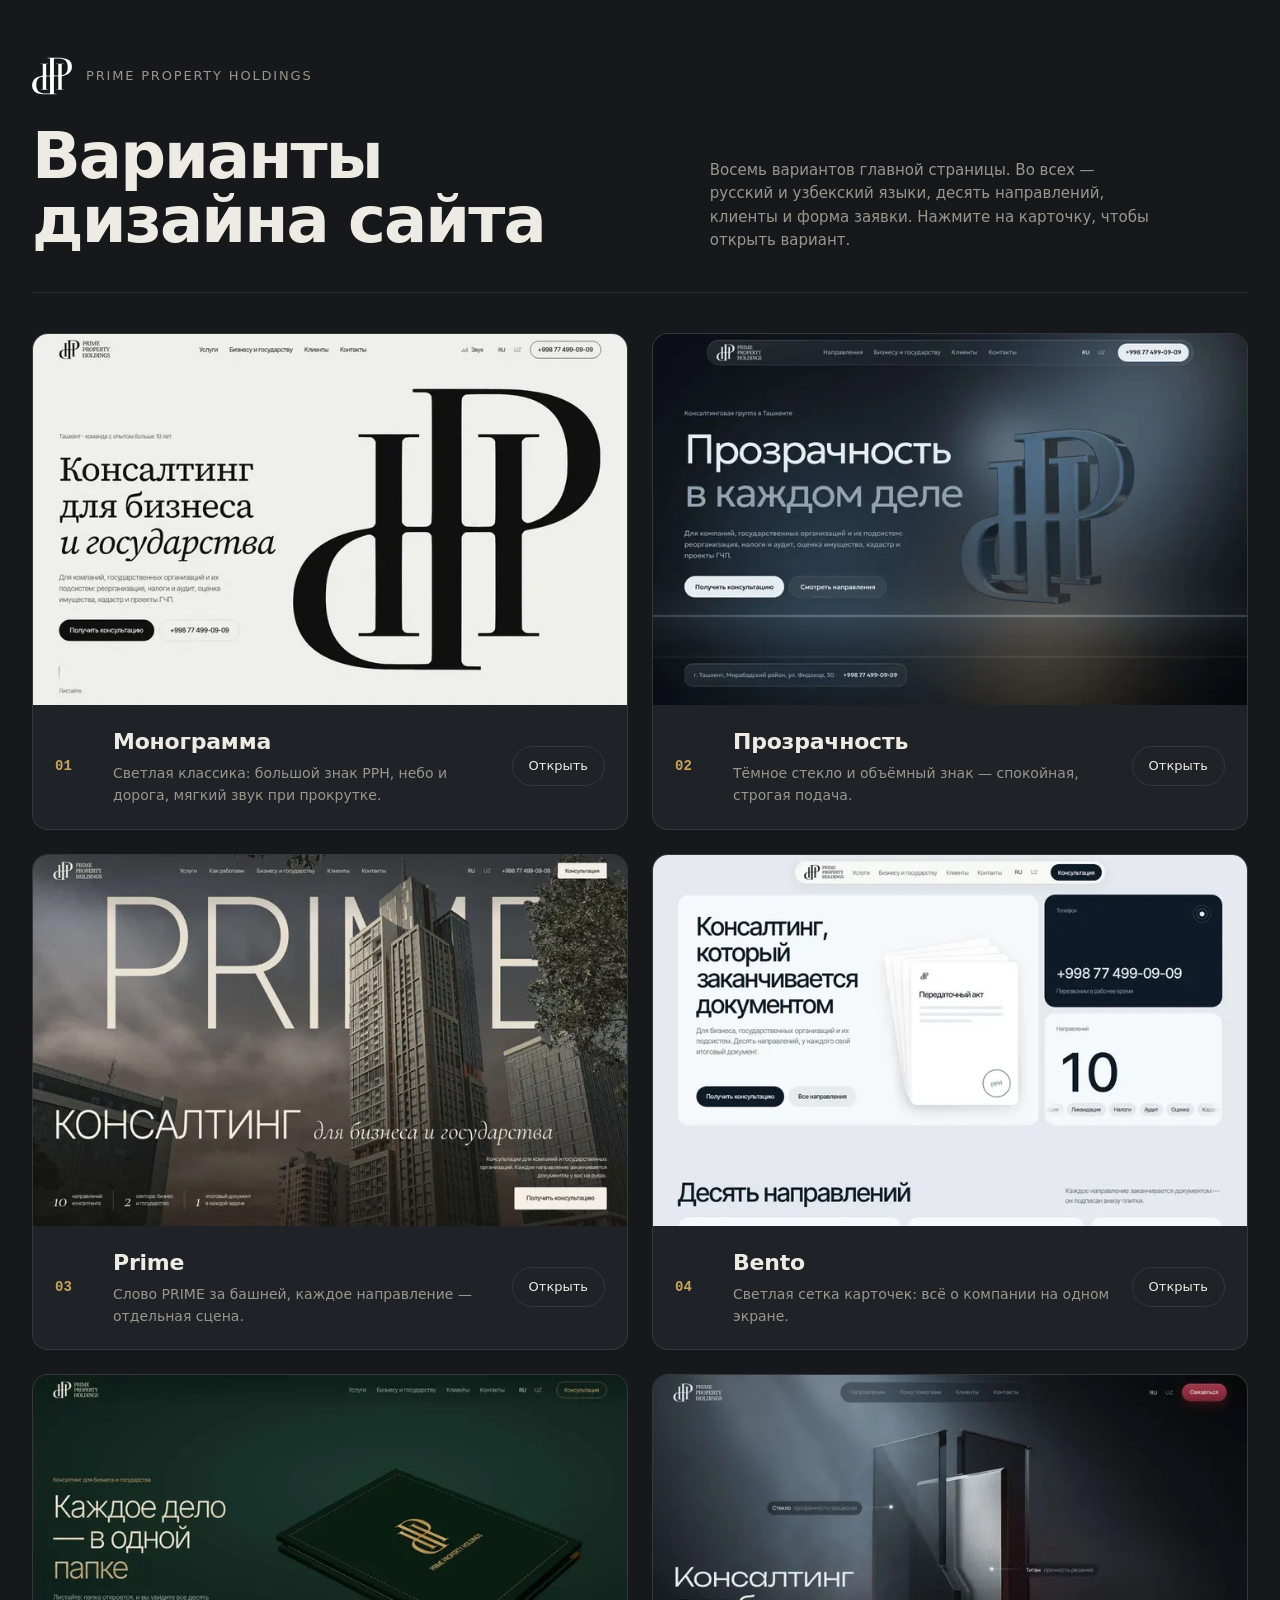
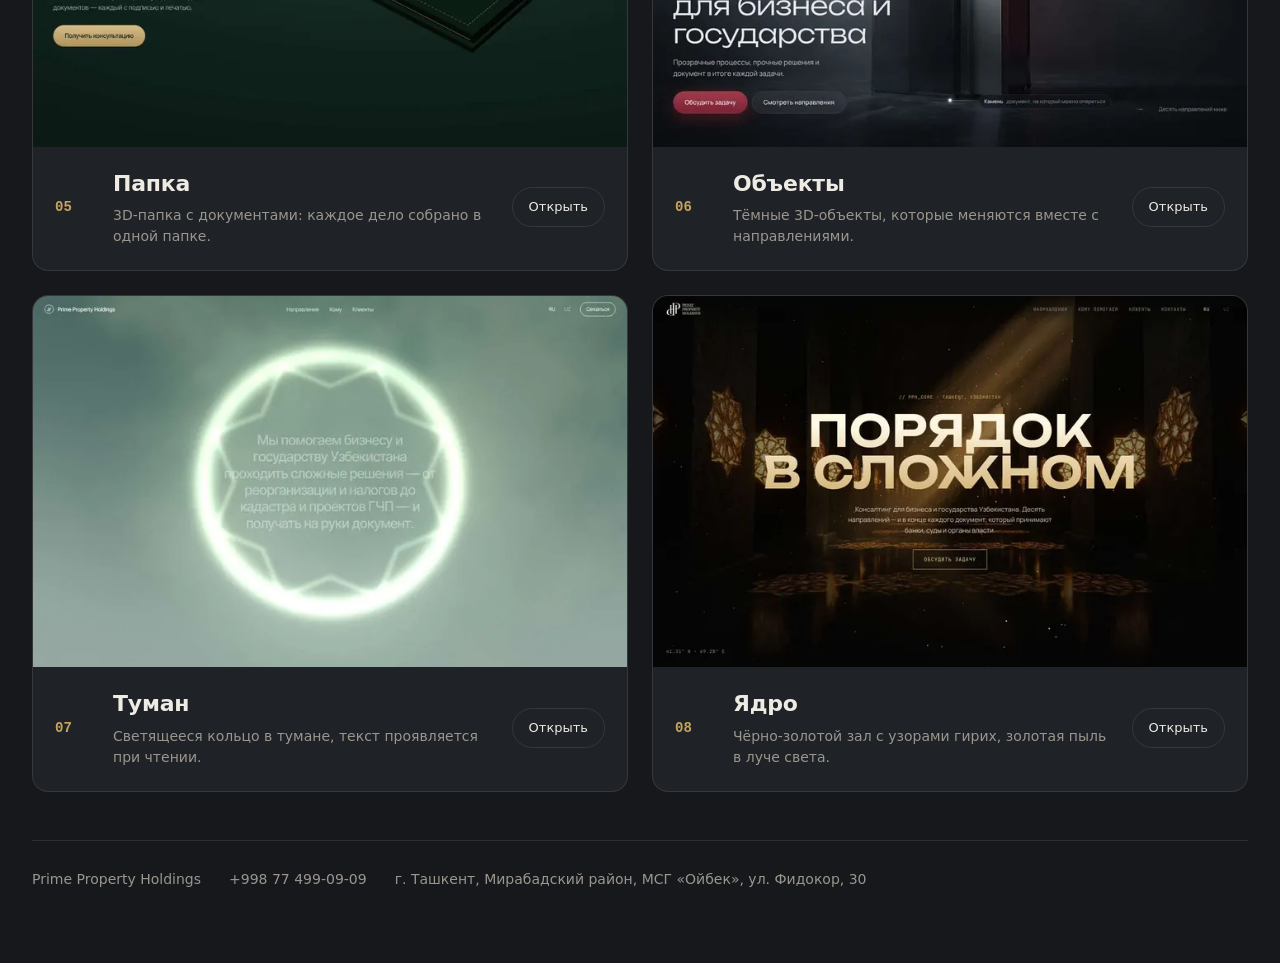
<file: index.html>
<!DOCTYPE html><html lang="ru"><head><meta charset="utf-8"><meta name="viewport" content="width=device-width,initial-scale=1,viewport-fit=cover">
<title>Prime Property Holdings — варианты сайта</title><link rel="icon" href="v1/img/pph-mark.svg" type="image/svg+xml">
<style>
:root{--bg:#16181B;--card:#1F2226;--ink:#EEEBE5;--mute:#9A968E;--line:rgba(238,235,229,.1);--ac:#C9A45C}
*{box-sizing:border-box;margin:0;padding:0}
html,body{background:var(--bg)}
body{color:var(--ink);font:400 15px/1.55 system-ui,-apple-system,"Segoe UI",Roboto,sans-serif;padding:max(56px,env(safe-area-inset-top)) 32px 72px}
.wrap{max-width:1360px;margin:0 auto}
header{display:grid;grid-template-columns:1.2fr 1fr;gap:32px;align-items:end;padding-bottom:40px;margin-bottom:40px;border-bottom:1px solid var(--line)}
.brand{display:flex;align-items:center;gap:14px;margin-bottom:28px}
.brand img{width:40px;height:40px;filter:invert(1)}
.brand span{font-size:13px;letter-spacing:.14em;text-transform:uppercase;color:var(--mute)}
h1{font-size:clamp(36px,5vw,72px);line-height:1;letter-spacing:-.03em;font-weight:600}
header p{color:var(--mute);max-width:46ch}
ul{list-style:none;display:grid;grid-template-columns:repeat(2,1fr);gap:24px}
li a{display:block;color:inherit;text-decoration:none;background:var(--card);border-radius:16px;overflow:hidden;border:1px solid var(--line);transition:transform .3s cubic-bezier(.2,.7,.2,1),border-color .3s}
@media (hover:hover){li a:hover{transform:translateY(-4px);border-color:rgba(201,164,92,.5)}li a:hover .go{background:var(--ac);color:#16181B}}
a:focus-visible,button:focus-visible{outline:2px solid var(--ac);outline-offset:3px}
li img{display:block;width:100%;height:auto;aspect-ratio:16/10;object-fit:cover}
.m{display:grid;grid-template-columns:44px 1fr auto;gap:14px;align-items:center;padding:20px 22px 22px}
.n{font:600 14px/1 ui-monospace,Menlo,monospace;color:var(--ac)}
h2{font-size:22px;letter-spacing:-.01em;font-weight:600;margin-bottom:4px}
.m p{font-size:14px;color:var(--mute)}
.go{font-size:13px;padding:9px 16px;border-radius:999px;border:1px solid var(--line);transition:background .2s,color .2s;white-space:nowrap}
footer{margin-top:48px;padding-top:28px;border-top:1px solid var(--line);display:flex;gap:28px;flex-wrap:wrap;color:var(--mute);font-size:14px}
footer a{color:var(--ink)}
/* viewer: one variant at a time, full screen, with a bar to go back */
.vw{position:fixed;inset:0;z-index:50;display:none;flex-direction:column;background:#000}
.vw.on{display:flex}
.bar{flex:none;display:flex;align-items:center;gap:8px;height:52px;padding:0 10px;padding-top:env(safe-area-inset-top);box-sizing:content-box;background:#111214;border-bottom:1px solid rgba(255,255,255,.08);color:#EEEBE5}
.bar button,.bar a{display:inline-flex;align-items:center;justify-content:center;gap:8px;height:38px;padding:0 14px;border:1px solid rgba(255,255,255,.14);border-radius:999px;background:transparent;color:inherit;font:500 14px/1 system-ui,-apple-system,"Segoe UI",Roboto,sans-serif;cursor:pointer;text-decoration:none}
.bar .back{background:#EEEBE5;color:#111214;border-color:#EEEBE5}
.bar svg{width:16px;height:16px}
.bar .t{flex:1;min-width:0;text-align:center;font-size:14px;font-weight:500;white-space:nowrap;overflow:hidden;text-overflow:ellipsis}
.bar .t small{color:#8E8A83;font-weight:400;margin-right:6px}
.bar .nv{width:38px;padding:0}
@media (hover:hover){.bar button:hover,.bar a:hover{border-color:rgba(255,255,255,.4)}}
.vw iframe{flex:1;width:100%;border:0;background:#fff}
body.lock{overflow:hidden}
@media (max-width:820px){body{padding:max(36px,env(safe-area-inset-top)) 16px 56px}header,ul{grid-template-columns:1fr}.m{grid-template-columns:36px 1fr}.go{display:none}.bar .back span{display:none}.bar .back{width:38px;padding:0}}
</style></head><body><div class="wrap">
<header><div><div class="brand"><img src="v1/img/pph-mark.svg" alt=""><span>Prime Property Holdings</span></div><h1>Варианты дизайна сайта</h1></div>
<p>Восемь вариантов главной страницы. Во всех — русский и узбекский языки, десять направлений, клиенты и форма заявки. Нажмите на карточку, чтобы открыть вариант.</p></header>
<ul>
<li><a href="#v1"><img src="th/v1.webp" alt="Вариант 1 «Монограмма»" width="720" height="450" loading="eager"><div class="m"><span class="n">01</span><div><h2>Монограмма</h2><p>Светлая классика: большой знак PPH, небо и дорога, мягкий звук при прокрутке.</p></div><span class="go" aria-hidden="true">Открыть</span></div></a></li>
<li><a href="#v2"><img src="th/v2.webp" alt="Вариант 2 «Прозрачность»" width="720" height="450" loading="eager"><div class="m"><span class="n">02</span><div><h2>Прозрачность</h2><p>Тёмное стекло и объёмный знак — спокойная, строгая подача.</p></div><span class="go" aria-hidden="true">Открыть</span></div></a></li>
<li><a href="#v3"><img src="th/v3.webp" alt="Вариант 3 «Prime»" width="720" height="450" loading="eager"><div class="m"><span class="n">03</span><div><h2>Prime</h2><p>Слово PRIME за башней, каждое направление — отдельная сцена.</p></div><span class="go" aria-hidden="true">Открыть</span></div></a></li>
<li><a href="#v4"><img src="th/v4.webp" alt="Вариант 4 «Bento»" width="720" height="450" loading="eager"><div class="m"><span class="n">04</span><div><h2>Bento</h2><p>Светлая сетка карточек: всё о компании на одном экране.</p></div><span class="go" aria-hidden="true">Открыть</span></div></a></li>
<li><a href="#v5"><img src="th/v5.webp" alt="Вариант 5 «Папка»" width="720" height="450" loading="lazy"><div class="m"><span class="n">05</span><div><h2>Папка</h2><p>3D-папка с документами: каждое дело собрано в одной папке.</p></div><span class="go" aria-hidden="true">Открыть</span></div></a></li>
<li><a href="#v6"><img src="th/v6.webp" alt="Вариант 6 «Объекты»" width="720" height="450" loading="lazy"><div class="m"><span class="n">06</span><div><h2>Объекты</h2><p>Тёмные 3D-объекты, которые меняются вместе с направлениями.</p></div><span class="go" aria-hidden="true">Открыть</span></div></a></li>
<li><a href="#v7"><img src="th/v7.webp" alt="Вариант 7 «Туман»" width="720" height="450" loading="lazy"><div class="m"><span class="n">07</span><div><h2>Туман</h2><p>Светящееся кольцо в тумане, текст проявляется при чтении.</p></div><span class="go" aria-hidden="true">Открыть</span></div></a></li>
<li><a href="#v8"><img src="th/v8.webp" alt="Вариант 8 «Ядро»" width="720" height="450" loading="lazy"><div class="m"><span class="n">08</span><div><h2>Ядро</h2><p>Чёрно-золотой зал с узорами гирих, золотая пыль в луче света.</p></div><span class="go" aria-hidden="true">Открыть</span></div></a></li>
</ul>
<footer><span>Prime Property Holdings</span><span>+998 77 499-09-09</span><span>г. Ташкент, Мирабадский район, МСГ «Ойбек», ул. Фидокор, 30</span></footer>
</div>
<div class="vw" id="vw" role="dialog" aria-modal="true" aria-label="Просмотр варианта">
  <div class="bar">
    <button class="back" type="button" id="back" aria-label="Все варианты"><svg viewBox="0 0 16 16" fill="none" aria-hidden="true"><path d="M10 3 5 8l5 5" stroke="currentColor" stroke-width="1.7" stroke-linecap="round" stroke-linejoin="round"/></svg><span>Все варианты</span></button>
    <div class="t" id="ttl"></div>
    <button class="nv" type="button" id="prev" aria-label="Предыдущий вариант"><svg viewBox="0 0 16 16" fill="none" aria-hidden="true"><path d="M10 3 5 8l5 5" stroke="currentColor" stroke-width="1.7" stroke-linecap="round" stroke-linejoin="round"/></svg></button>
    <button class="nv" type="button" id="next" aria-label="Следующий вариант"><svg viewBox="0 0 16 16" fill="none" aria-hidden="true"><path d="M6 3l5 5-5 5" stroke="currentColor" stroke-width="1.7" stroke-linecap="round" stroke-linejoin="round"/></svg></button>
  </div>
  <iframe id="fr" title="Вариант сайта" allow="autoplay"></iframe>
</div>
<script>
(function(){
  var N={"v1": "Монограмма", "v2": "Прозрачность", "v3": "Prime", "v4": "Bento", "v5": "Папка", "v6": "Объекты", "v7": "Туман", "v8": "Ядро"}, K=Object.keys(N), vw=document.getElementById('vw'), fr=document.getElementById('fr'), ttl=document.getElementById('ttl'), last=null, y=0
  function show(){
    var k=location.hash.slice(1)
    if(N[k]){
      if(!vw.classList.contains('on')) y=scrollY
      var i=K.indexOf(k); ttl.innerHTML='<small>'+String(i+1).padStart(2,'0')+'/08</small>'+N[k]
      if(last!==k){fr.src=k+'/index.html';last=k}
      vw.classList.add('on');document.body.classList.add('lock');document.title='«'+N[k]+'» — Prime Property Holdings'
      setTimeout(function(){try{fr.focus()}catch(e){}},50)
    }else{
      vw.classList.remove('on');document.body.classList.remove('lock');document.title='Prime Property Holdings — варианты сайта'
      if(last){fr.src='about:blank';last=null;scrollTo(0,y)}
    }
  }
  function go(d){var i=K.indexOf(location.hash.slice(1));location.hash=K[(i+d+K.length)%K.length]}
  document.getElementById('back').onclick=function(){location.hash=''}
  document.getElementById('prev').onclick=function(){go(-1)}
  document.getElementById('next').onclick=function(){go(1)}
  addEventListener('keydown',function(e){if(e.key==='Escape'&&vw.classList.contains('on'))location.hash=''})
  addEventListener('hashchange',show);show()
})()
</script>
</body></html>
</file>
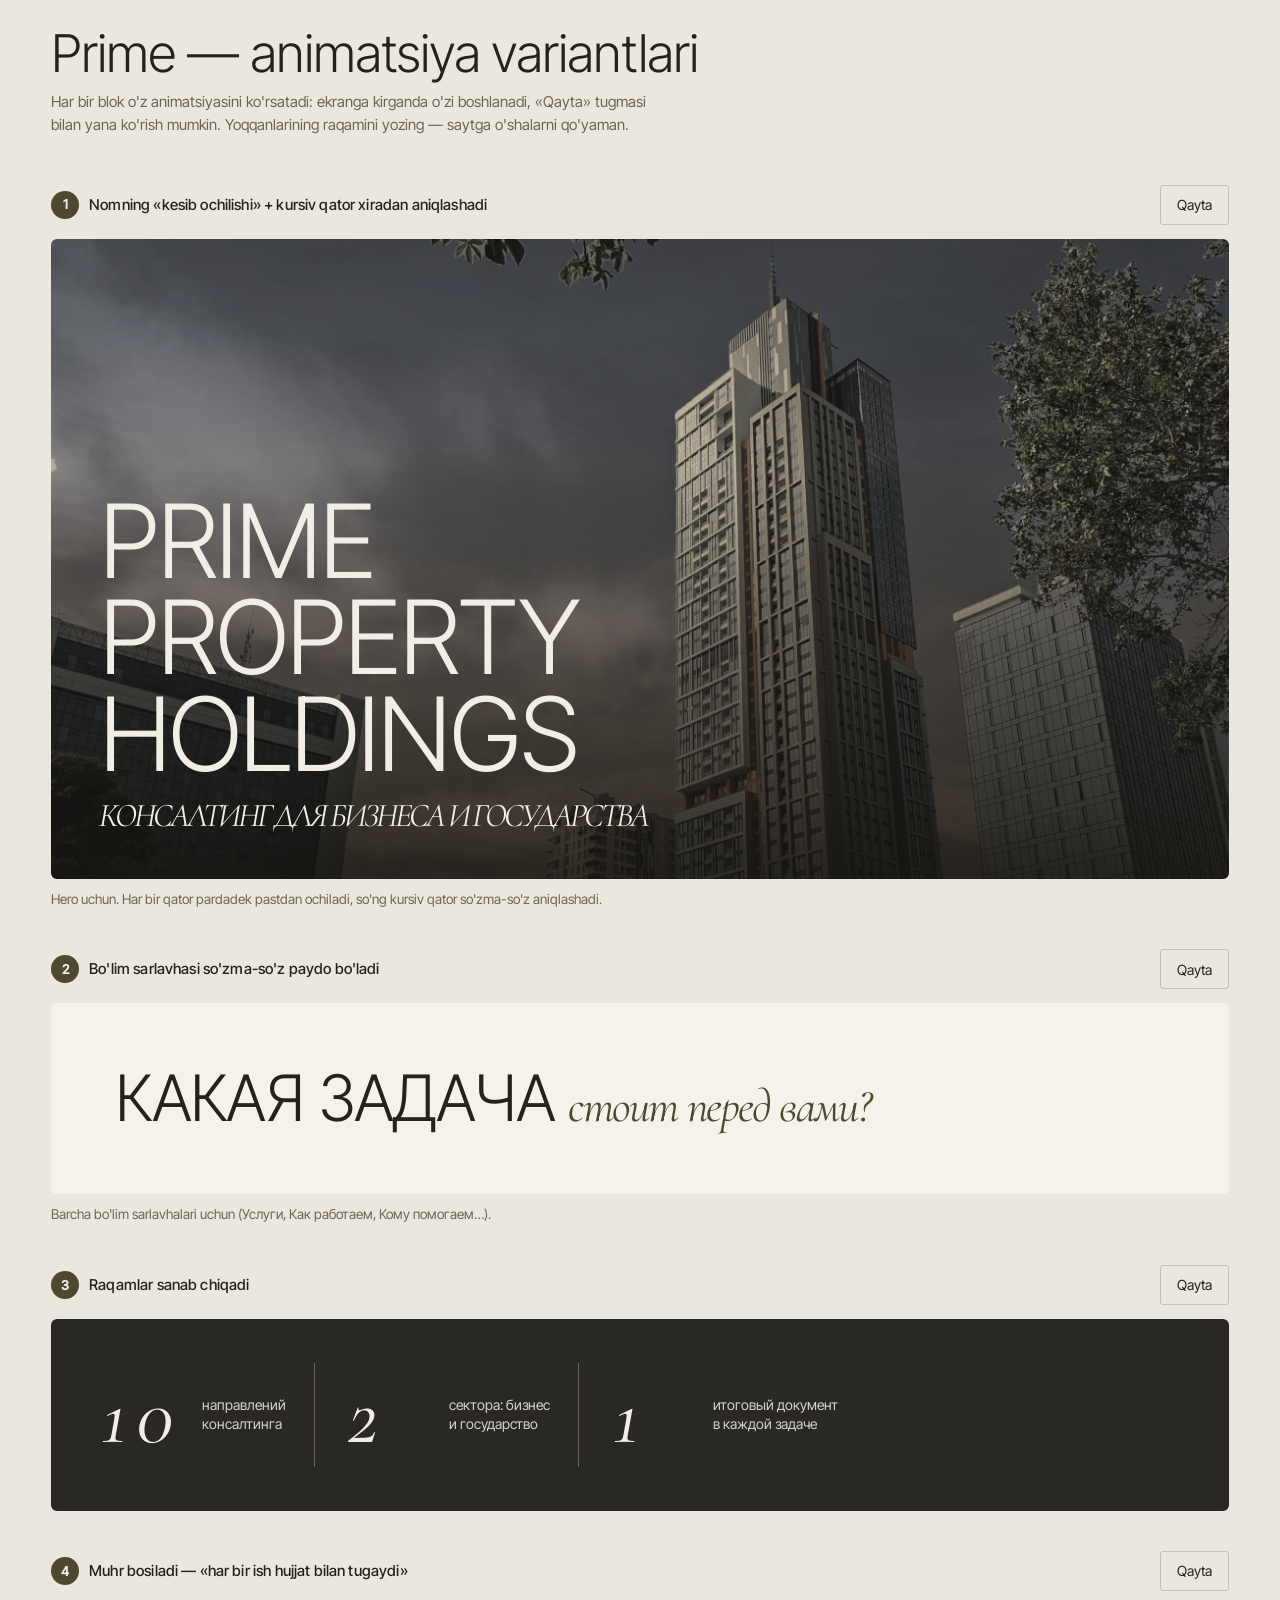
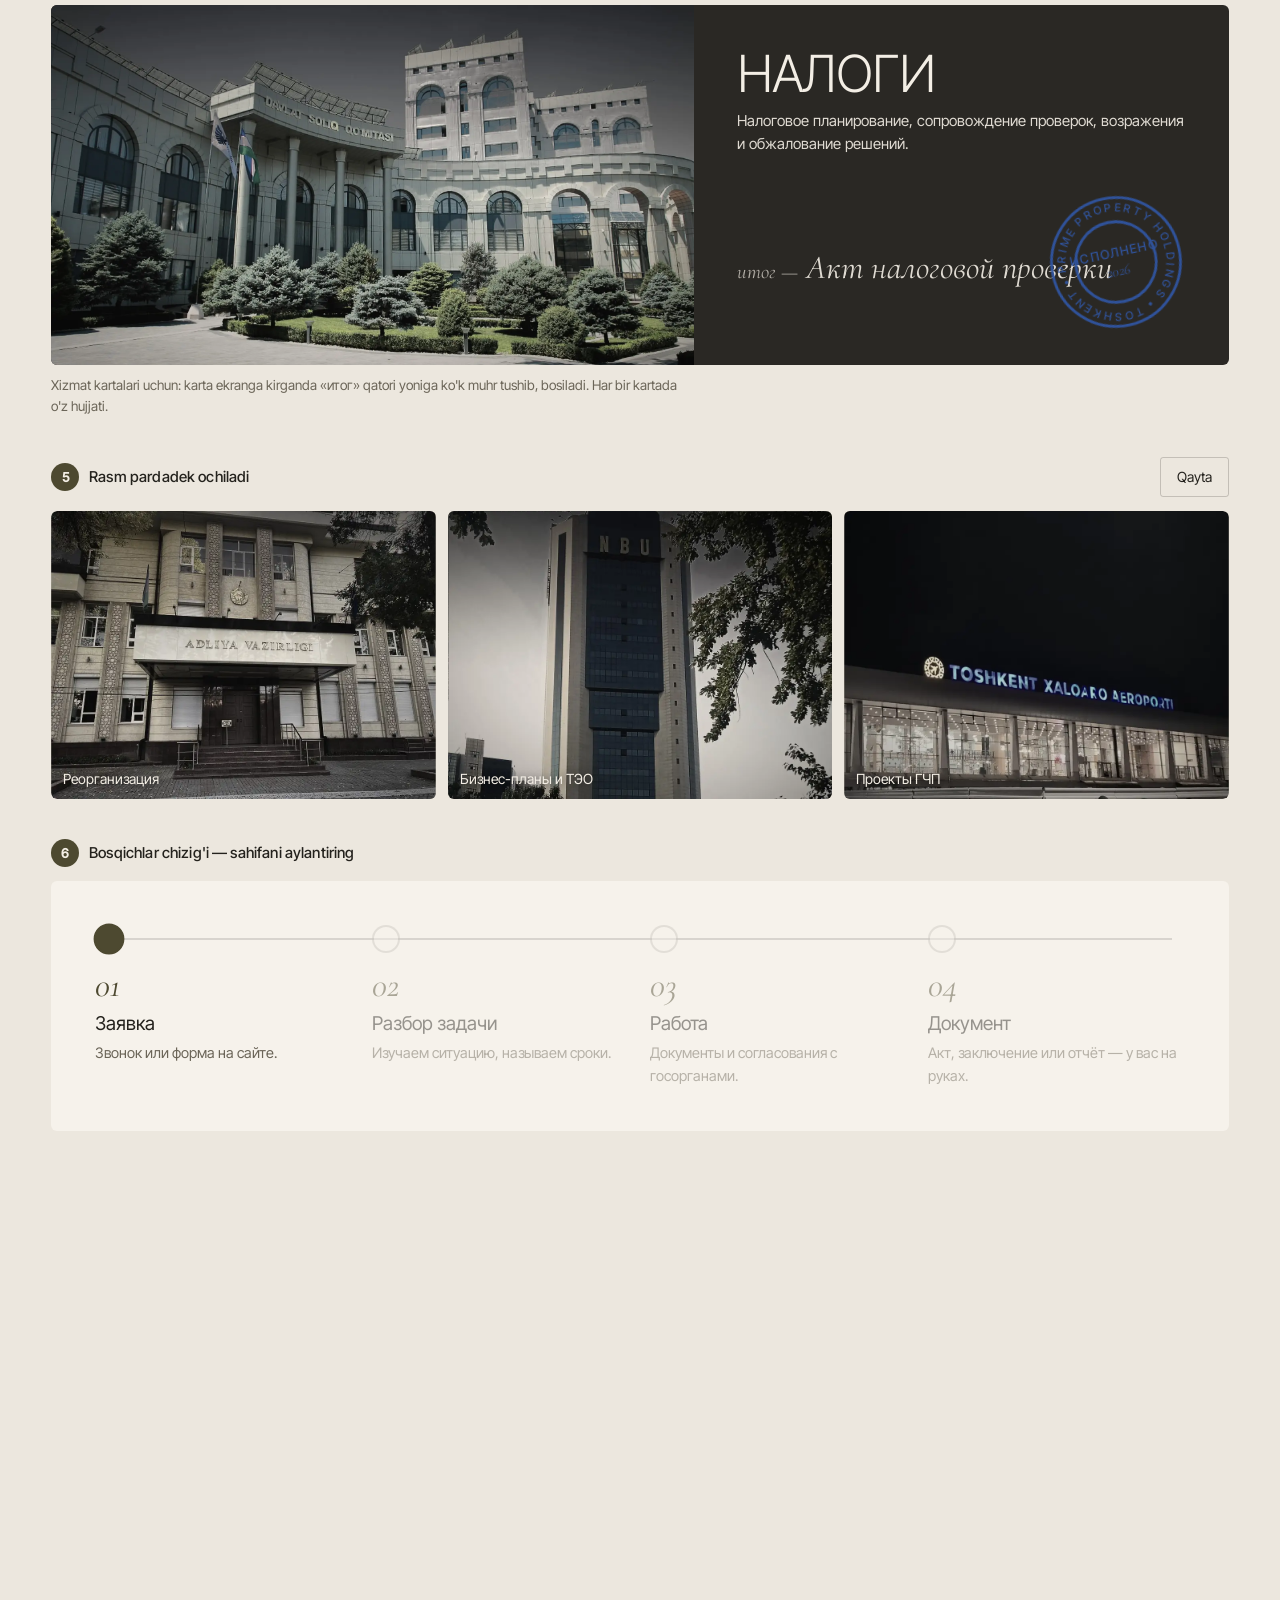
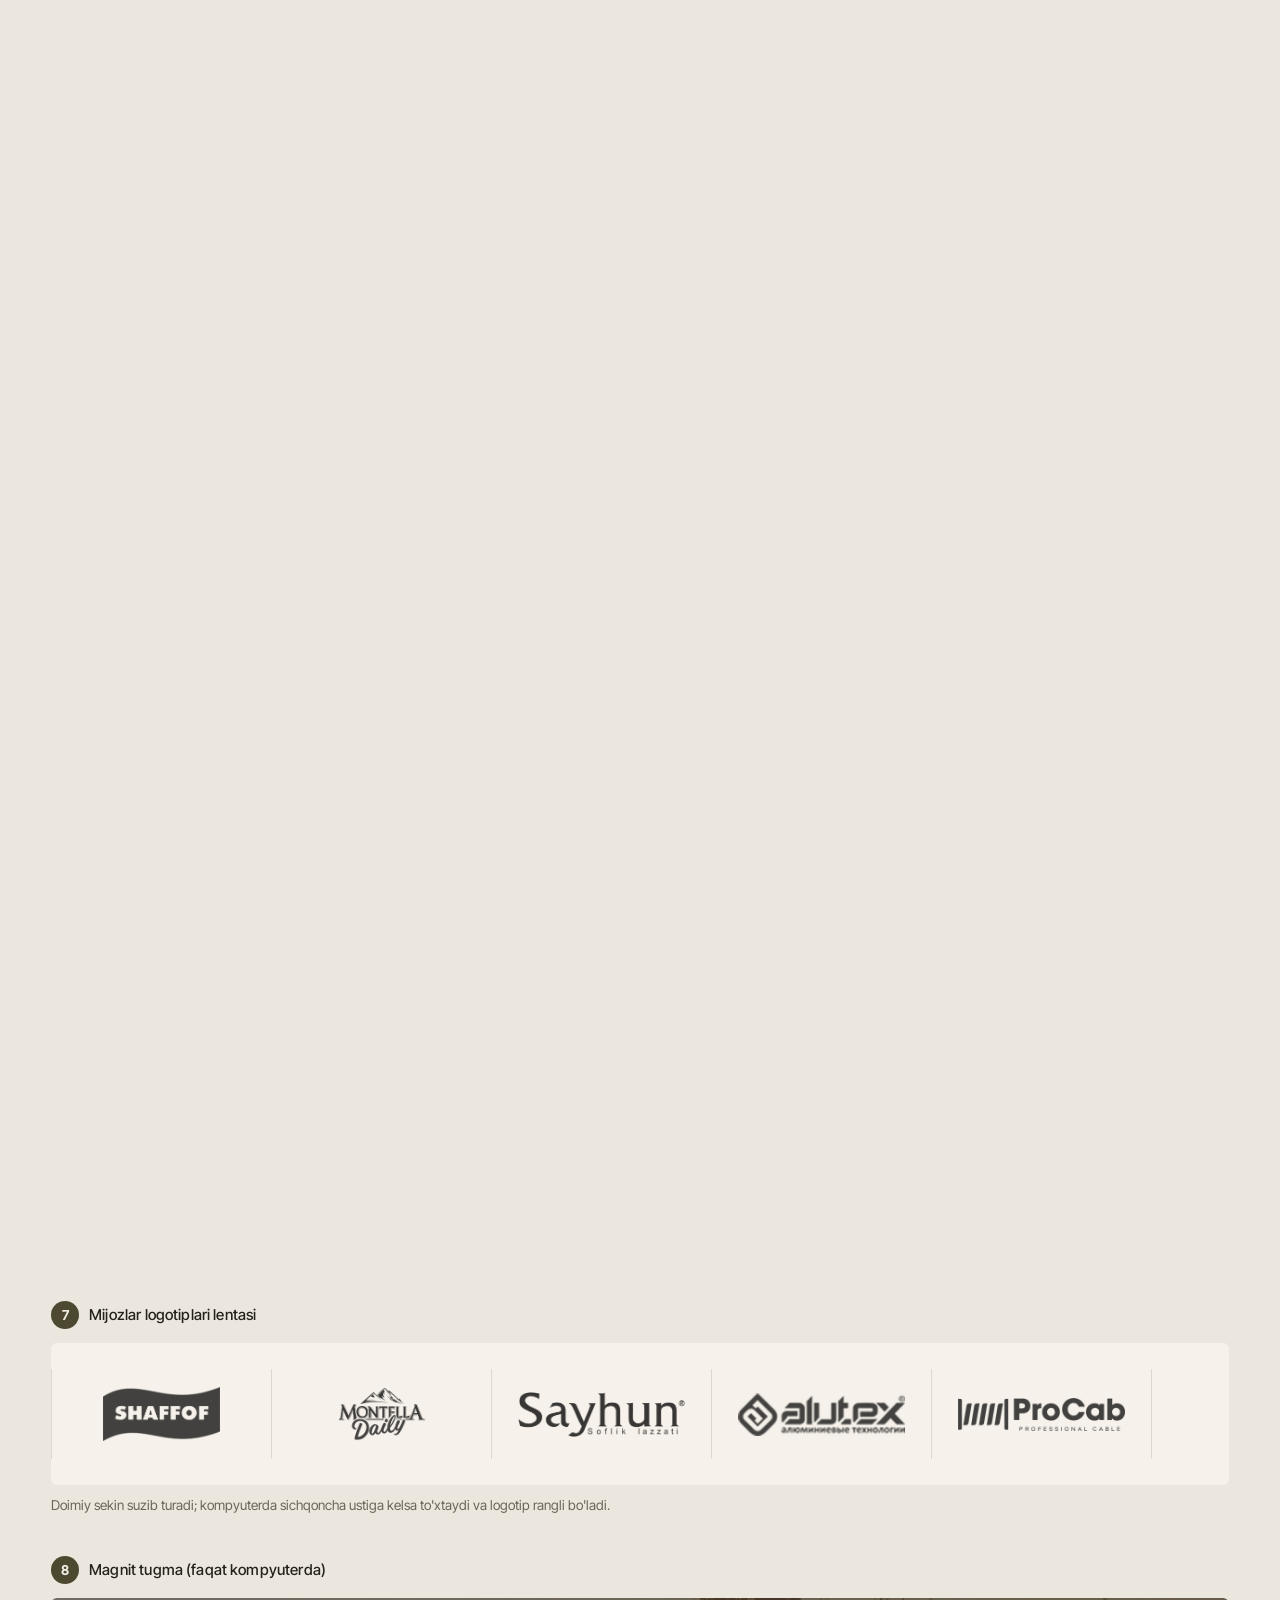
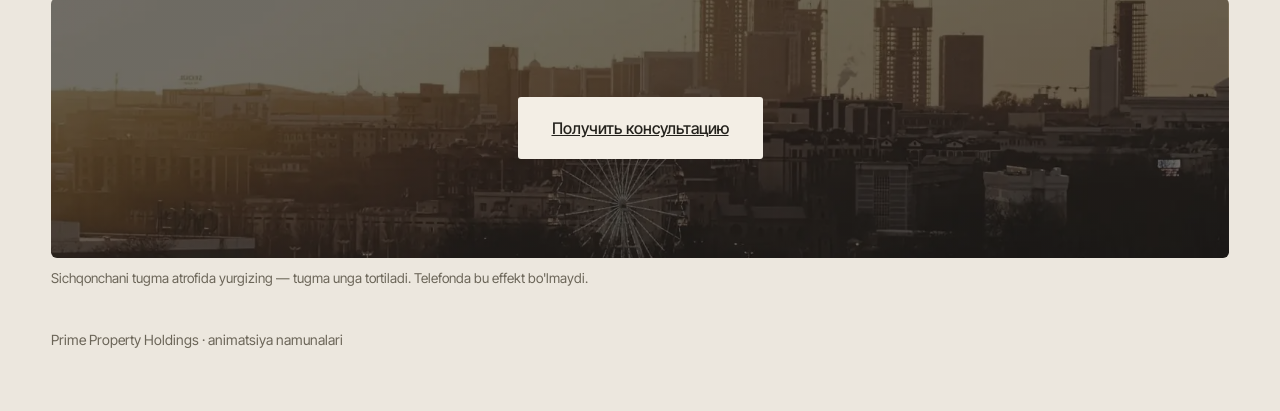
<file: anim/index.html>
<!doctype html>
<html lang="uz">
<head>
<meta charset="utf-8">
<meta name="viewport" content="width=device-width,initial-scale=1,viewport-fit=cover">
<title>Prime — animatsiya variantlari</title>
<meta name="robots" content="noindex">
<style>
@font-face{font-family:IT;font-weight:200;font-display:swap;src:url(../v3/fonts/inter-tight-latin-200-normal.woff2) format("woff2")}
@font-face{font-family:IT;font-weight:300;font-display:swap;src:url(../v3/fonts/inter-tight-cyrillic-300-normal.woff2) format("woff2");unicode-range:U+0400-045F}
@font-face{font-family:IT;font-weight:300;font-display:swap;src:url(../v3/fonts/inter-tight-latin-300-normal.woff2) format("woff2");unicode-range:U+0000-00FF,U+2000-206F}
@font-face{font-family:IT;font-weight:400;font-display:swap;src:url(../v3/fonts/inter-tight-cyrillic-400-normal.woff2) format("woff2");unicode-range:U+0400-045F}
@font-face{font-family:IT;font-weight:400;font-display:swap;src:url(../v3/fonts/inter-tight-latin-400-normal.woff2) format("woff2");unicode-range:U+0000-00FF,U+2000-206F}
@font-face{font-family:IT;font-weight:500;font-display:swap;src:url(../v3/fonts/inter-tight-latin-500-normal.woff2) format("woff2");unicode-range:U+0000-00FF,U+2000-206F}
@font-face{font-family:IT;font-weight:500;font-display:swap;src:url(../v3/fonts/inter-tight-cyrillic-500-normal.woff2) format("woff2");unicode-range:U+0400-045F}
@font-face{font-family:CG;font-style:italic;font-weight:400;font-display:swap;src:url(../v3/fonts/cormorant-garamond-cyrillic-400-italic.woff2) format("woff2");unicode-range:U+0400-045F}
@font-face{font-family:CG;font-style:italic;font-weight:400;font-display:swap;src:url(../v3/fonts/cormorant-garamond-latin-400-italic.woff2) format("woff2");unicode-range:U+0000-00FF,U+2000-206F}
:root{--lime:#ECE7DE;--paper:#F6F2EB;--ink:#24221D;--mut:#6B6558;--olive:#4D4930;--dusk:#2A2824;--cream:#F3EEE5;--seal:#2F55A4;--ease:cubic-bezier(.2,.7,.2,1);--pad:clamp(18px,4vw,56px)}
*{box-sizing:border-box;margin:0;padding:0}
html{-webkit-text-size-adjust:100%}
body{background:var(--lime);color:var(--ink);font:400 16px/1.55 IT,system-ui,sans-serif}
em{font-family:CG,Georgia,serif;font-style:italic;font-weight:400}
img{display:block;max-width:100%}
button{font:inherit;color:inherit;border:0;background:none;cursor:pointer}
.top{padding:28px var(--pad) 8px}
.top h1{font-weight:300;font-size:clamp(28px,5vw,52px);letter-spacing:-.02em;line-height:1}
.top p{color:var(--mut);margin-top:10px;max-width:620px;font-size:15px}
.demo{padding:40px var(--pad) 0}
.lab{display:flex;align-items:center;justify-content:space-between;gap:12px;margin-bottom:14px}
.lab h2{font-size:15px;font-weight:500;letter-spacing:.01em}
.lab h2 b{display:inline-grid;place-items:center;width:28px;height:28px;margin-right:10px;border-radius:50%;background:var(--olive);color:var(--cream);font-size:13px}
.rep{height:40px;padding:0 16px;border:1px solid rgba(36,34,29,.2);border-radius:3px;font-size:14px;flex:none}
.note{font-size:13.5px;color:var(--mut);margin-top:10px;max-width:640px}
.stage{position:relative;border-radius:6px;overflow:hidden;background:var(--dusk);color:var(--cream)}

/* 1 — cut reveal */
.s1{min-height:min(78svh,640px);display:flex;align-items:flex-end;padding:clamp(22px,4vw,48px);background:var(--dusk) center top/cover no-repeat;background-image:linear-gradient(180deg,rgba(20,19,16,.25),rgba(20,19,16,.1) 35%,rgba(20,19,16,.85)),url(../v3/img/p-hero.webp)}
.name{font-weight:300;text-transform:uppercase;letter-spacing:-.03em;line-height:.9;font-size:clamp(44px,8vw,120px)}
.name .ln{display:block;overflow:hidden;padding-bottom:.04em}
.name .ln>span{display:block;transform:translateY(105%);clip-path:inset(0 0 100% 0)}
.s1.go .name .ln>span{transform:none;clip-path:inset(0 0 0 0);transition:transform 1.2s var(--ease),clip-path 1.2s var(--ease)}
.s1.go .ln:nth-child(2)>span{transition-delay:.12s}.s1.go .ln:nth-child(3)>span{transition-delay:.24s}
.sub{display:block;margin-top:.5em;font-size:clamp(22px,2.6vw,36px)}
.sub .w{display:inline-block;opacity:0;filter:blur(10px);transform:translateY(.25em)}
.s1.go .sub .w{opacity:1;filter:none;transform:none;transition:opacity .9s ease,filter .9s ease,transform .9s var(--ease)}

/* 2 — blur words (standalone) */
.s2{padding:clamp(28px,5vw,64px);background:var(--paper);color:var(--ink)}
.s2 .big{font-weight:300;text-transform:uppercase;letter-spacing:-.025em;font-size:clamp(30px,5vw,64px);line-height:.98}
.s2 .big em{text-transform:none;color:var(--olive);font-size:.72em}
.s2 .w{display:inline-block;opacity:0;filter:blur(12px);transform:translateY(.2em)}
.s2.go .w{opacity:1;filter:none;transform:none;transition:opacity .8s ease,filter .8s ease,transform .8s var(--ease)}

/* 3 — counters */
.s3{display:flex;flex-wrap:wrap;gap:0;padding:clamp(24px,4vw,44px)}
.s3 div{display:flex;align-items:center;gap:14px;padding:10px 28px;border-left:1px solid rgba(243,238,229,.3)}
.s3 div:first-child{border-left:0;padding-left:0}
.s3 dt{font:italic 400 clamp(52px,7vw,84px)/1 CG,serif;min-width:1.1em;font-variant-numeric:tabular-nums}
.s3 dd{font-size:14px;line-height:1.35;opacity:.86}

/* 4 — stamp */
.s4{display:grid;grid-template-columns:1.2fr 1fr}
.s4 .ph{min-height:360px;background:var(--dusk) center/cover;background-image:url(../v3/img/p-s03.webp)}
.s4 .tx{padding:clamp(22px,3.4vw,44px);display:flex;flex-direction:column;justify-content:space-between;gap:24px}
.s4 h3{font-weight:300;text-transform:uppercase;letter-spacing:-.025em;font-size:clamp(30px,4vw,56px);line-height:.95}
.s4 p{font-size:15px;opacity:.9;margin-top:12px}
.doc{position:relative;display:flex;align-items:center;gap:6px;min-height:120px}
.doc .t{font-size:clamp(24px,2.6vw,36px);line-height:1.1}
.doc .t span{font:italic 400 .62em CG,serif;opacity:.75}
.seal{position:absolute;right:0;top:50%;width:clamp(104px,12vw,138px);aspect-ratio:1;margin-top:calc(clamp(104px,12vw,138px) / -2);opacity:0;transform:scale(2.4) rotate(-30deg);pointer-events:none}
.seal svg{width:100%;height:100%;display:block}
.s4.go .seal{animation:stamp .55s cubic-bezier(.5,0,.75,0) .45s forwards}
.s4.go .stage-shake{animation:shake .32s ease 1s}
@keyframes stamp{0%{opacity:0;transform:scale(2.4) rotate(-30deg)}70%{opacity:.95;transform:scale(.94) rotate(-11deg)}100%{opacity:.92;transform:scale(1) rotate(-12deg)}}
@keyframes shake{0%,100%{transform:none}30%{transform:translateY(2px)}60%{transform:translateY(-1px)}}
.ink{position:absolute;inset:0;border-radius:50%;background:radial-gradient(circle,rgba(47,85,164,.0) 55%,rgba(47,85,164,.18) 70%,transparent 72%);opacity:0}
.s4.go .ink{animation:ink .9s ease 1s forwards}
@keyframes ink{from{opacity:.9;transform:scale(.8)}to{opacity:0;transform:scale(1.5)}}

/* 5 — curtain */
.s5{display:grid;grid-template-columns:repeat(3,1fr);gap:12px;background:none}
.s5 figure{position:relative;aspect-ratio:4/3;border-radius:6px;overflow:hidden;background:#d8d1c4}
.s5 .im{position:absolute;inset:0;background:center/cover;clip-path:inset(100% 0 0 0);transform:scale(1.15)}
.s5.go .im{clip-path:inset(0 0 0 0);transform:none;transition:clip-path 1.3s var(--ease),transform 1.8s var(--ease)}
.s5.go figure:nth-child(2) .im{transition-delay:.15s}.s5.go figure:nth-child(3) .im{transition-delay:.3s}
.s5 figcaption{position:absolute;left:12px;bottom:10px;color:var(--cream);font-size:14px;text-shadow:0 1px 8px rgba(0,0,0,.6);opacity:0;transform:translateY(8px)}
.s5.go figcaption{opacity:1;transform:none;transition:opacity .6s ease .9s,transform .6s ease .9s}

/* 6 — steps line */
.s6{background:var(--paper);color:var(--ink);padding:clamp(22px,3.4vw,44px)}
.track{position:relative;display:grid;grid-template-columns:repeat(4,1fr);gap:20px;padding-top:34px}
.track .rail,.track .fill{position:absolute;top:13px;left:13px;right:13px;height:2px;background:rgba(36,34,29,.14)}
.track .fill{background:var(--olive);right:auto;width:calc((100% - 26px) * var(--p,0))}
.stp{position:relative}
.stp i{position:absolute;top:-34px;left:0;width:28px;height:28px;border-radius:50%;background:var(--paper);border:2px solid rgba(36,34,29,.2);transition:background-color .3s ease,border-color .3s ease,transform .3s ease}
.stp.on i{background:var(--olive);border-color:var(--olive);transform:scale(1.1)}
.stp b{font:italic 400 34px/1 CG,serif;color:var(--olive);display:block;margin-top:10px}
.stp h4{font-weight:400;font-size:19px;margin:6px 0 4px}
.stp p{font-size:14.5px;color:var(--mut)}
.stp{opacity:.45;transition:opacity .4s ease}.stp.on{opacity:1}
.s6wrap{height:220svh}
.s6sticky{position:sticky;top:12px}

/* 7 — marquee */
.s7{background:var(--paper);padding:26px 0;overflow:hidden;border-radius:6px}
.mq{display:flex;width:max-content;animation:mq 36s linear infinite}
.s7:hover .mq{animation-play-state:paused}
.mq ul{display:flex;list-style:none}
.mq li{width:clamp(150px,18vw,220px);height:90px;display:grid;place-items:center;padding:0 26px;border-left:1px solid rgba(36,34,29,.12)}
.mq img{max-height:54px;width:auto;filter:grayscale(1);mix-blend-mode:multiply;opacity:.78;transition:opacity .25s ease,filter .25s ease}
.mq li:hover img{opacity:1;filter:none}
@keyframes mq{to{transform:translateX(-50%)}}

/* 8 — magnetic */
.s8{display:grid;place-items:center;min-height:260px;padding:30px;background:var(--dusk) center/cover;background-image:linear-gradient(rgba(20,19,16,.55),rgba(20,19,16,.55)),url(../v3/img/p-contact.webp)}
.mag{display:inline-flex;align-items:center;justify-content:center;height:62px;padding:0 34px;border-radius:3px;background:var(--cream);color:var(--ink);font-weight:500;font-size:16px;transition:transform .35s var(--ease)}
.mag span{display:block;transition:transform .35s var(--ease)}

.end{padding:40px var(--pad) 60px;color:var(--mut);font-size:14px}
@media (max-width:760px){
  .s4{grid-template-columns:1fr}.s4 .ph{min-height:0;aspect-ratio:4/3;background-image:url(../v3/img/p-s03-m.webp)}
  .s5{grid-template-columns:1fr}
  .track{grid-template-columns:1fr;gap:22px;padding:0 0 0 44px}
  .track .rail,.track .fill{top:0;bottom:0;left:13px;right:auto;width:2px;height:auto}
  .track .fill{height:calc(100% * var(--p,0));bottom:auto}
  .stp i{top:0;left:-44px}
  .stp b{margin-top:0}
  .s3 div{padding:8px 16px}
  .s6wrap{height:170svh}
}
@media (prefers-reduced-motion:reduce){*{animation:none!important;transition:none!important}.name .ln>span,.sub .w,.s2 .w,.s5 .im{transform:none!important;clip-path:none!important;opacity:1!important;filter:none!important}.seal{opacity:.92;transform:rotate(-12deg)}}
</style>
</head>
<body>
<header class="top">
  <h1>Prime — animatsiya variantlari</h1>
  <p>Har bir blok o'z animatsiyasini ko'rsatadi: ekranga kirganda o'zi boshlanadi, «Qayta» tugmasi bilan yana ko'rish mumkin. Yoqqanlarining raqamini yozing — saytga o'shalarni qo'yaman.</p>
</header>

<section class="demo">
  <div class="lab"><h2><b>1</b>Nomning «kesib ochilishi» + kursiv qator xiradan aniqlashadi</h2><button class="rep" data-t="d1">Qayta</button></div>
  <div class="stage s1" id="d1">
    <h3 class="name"><span class="ln"><span>Prime</span></span><span class="ln"><span>Property</span></span><span class="ln"><span>Holdings</span></span>
      <em class="sub" data-words>Консалтинг для бизнеса и государства</em></h3>
  </div>
  <p class="note">Hero uchun. Har bir qator pardadek pastdan ochiladi, so'ng kursiv qator so'zma-so'z aniqlashadi.</p>
</section>

<section class="demo">
  <div class="lab"><h2><b>2</b>Bo'lim sarlavhasi so'zma-so'z paydo bo'ladi</h2><button class="rep" data-t="d2">Qayta</button></div>
  <div class="stage s2" id="d2"><p class="big" data-words>Какая задача <em>стоит перед вами?</em></p></div>
  <p class="note">Barcha bo'lim sarlavhalari uchun (Услуги, Как работаем, Кому помогаем…).</p>
</section>

<section class="demo">
  <div class="lab"><h2><b>3</b>Raqamlar sanab chiqadi</h2><button class="rep" data-t="d3">Qayta</button></div>
  <dl class="stage s3" id="d3">
    <div><dt data-n="10">0</dt><dd>направлений<br>консалтинга</dd></div>
    <div><dt data-n="2">0</dt><dd>сектора: бизнес<br>и государство</dd></div>
    <div><dt data-n="1">0</dt><dd>итоговый документ<br>в каждой задаче</dd></div>
  </dl>
</section>

<section class="demo">
  <div class="lab"><h2><b>4</b>Muhr bosiladi — «har bir ish hujjat bilan tugaydi»</h2><button class="rep" data-t="d4">Qayta</button></div>
  <div class="stage s4" id="d4">
    <div class="ph" role="img" aria-label="Soliq inspeksiyasi binosi va akt"></div>
    <div class="tx stage-shake">
      <div><h3>Налоги</h3><p>Налоговое планирование, сопровождение проверок, возражения и обжалование решений.</p></div>
      <div class="doc"><p class="t"><span>итог —</span> <em>Акт налоговой проверки</em></p>
        <div class="seal"><i class="ink"></i>
          <svg viewBox="0 0 120 120" aria-hidden="true"><defs><path id="c" d="M60,60 m-44,0 a44,44 0 1,1 88,0 a44,44 0 1,1 -88,0"/></defs>
            <g fill="none" stroke="#2F55A4" stroke-width="2.4"><circle cx="60" cy="60" r="56"/><circle cx="60" cy="60" r="35"/></g>
            <text font-family="IT,Arial" font-size="9.6" font-weight="500" letter-spacing="2.2" fill="#2F55A4"><textPath href="#c">PRIME PROPERTY HOLDINGS • TOSHKENT •</textPath></text>
            <text x="60" y="56" text-anchor="middle" font-family="IT,Arial" font-weight="500" font-size="11" fill="#2F55A4" letter-spacing="1">ИСПОЛНЕНО</text>
            <text x="60" y="72" text-anchor="middle" font-family="CG,Georgia,serif" font-style="italic" font-size="13" fill="#2F55A4">2026</text></svg>
        </div>
      </div>
    </div>
  </div>
  <p class="note">Xizmat kartalari uchun: karta ekranga kirganda «итог» qatori yoniga ko'k muhr tushib, bosiladi. Har bir kartada o'z hujjati.</p>
</section>

<section class="demo">
  <div class="lab"><h2><b>5</b>Rasm pardadek ochiladi</h2><button class="rep" data-t="d5">Qayta</button></div>
  <div class="stage s5" id="d5">
    <figure><div class="im" style="background-image:url(../v3/img/p-s01-m.webp)"></div><figcaption>Реорганизация</figcaption></figure>
    <figure><div class="im" style="background-image:url(../v3/img/p-s08-m.webp)"></div><figcaption>Бизнес-планы и ТЭО</figcaption></figure>
    <figure><div class="im" style="background-image:url(../v3/img/p-s07-m.webp)"></div><figcaption>Проекты ГЧП</figcaption></figure>
  </div>
</section>

<section class="demo">
  <div class="lab"><h2><b>6</b>Bosqichlar chizig'i — sahifani aylantiring</h2></div>
  <div class="s6wrap" id="d6w"><div class="s6sticky">
    <div class="stage s6" id="d6">
      <div class="track"><span class="rail"></span><span class="fill"></span>
        <div class="stp"><i></i><b>01</b><h4>Заявка</h4><p>Звонок или форма на сайте.</p></div>
        <div class="stp"><i></i><b>02</b><h4>Разбор задачи</h4><p>Изучаем ситуацию, называем сроки.</p></div>
        <div class="stp"><i></i><b>03</b><h4>Работа</h4><p>Документы и согласования с госорганами.</p></div>
        <div class="stp"><i></i><b>04</b><h4>Документ</h4><p>Акт, заключение или отчёт — у вас на руках.</p></div>
      </div>
    </div>
  </div></div>
</section>

<section class="demo">
  <div class="lab"><h2><b>7</b>Mijozlar logotiplari lentasi</h2></div>
  <div class="s7"><div class="mq" id="mq"></div></div>
  <p class="note">Doimiy sekin suzib turadi; kompyuterda sichqoncha ustiga kelsa to'xtaydi va logotip rangli bo'ladi.</p>
</section>

<section class="demo">
  <div class="lab"><h2><b>8</b>Magnit tugma (faqat kompyuterda)</h2></div>
  <div class="stage s8"><a class="mag" href="#" onclick="return false"><span>Получить консультацию</span></a></div>
  <p class="note">Sichqonchani tugma atrofida yurgizing — tugma unga tortiladi. Telefonda bu effekt bo'lmaydi.</p>
</section>

<p class="end">Prime Property Holdings · animatsiya namunalari</p>

<script>
(function(){
  var d=document
  // split words
  d.querySelectorAll('[data-words]').forEach(function(el){
    var i=0
    function walk(n){[].slice.call(n.childNodes).forEach(function(c){
      if(c.nodeType===3){var f=d.createDocumentFragment();c.textContent.split(/(\s+)/).forEach(function(p){if(!p)return;if(/^\s+$/.test(p)){f.appendChild(d.createTextNode(p));return}var s=d.createElement('span');s.className='w';s.style.transitionDelay=(0.55+i++*0.09)+'s';s.textContent=p;f.appendChild(s)});c.replaceWith(f)}
      else walk(c)})}
    walk(el)
  })
  d.querySelectorAll('.s2 .w').forEach(function(w,i){w.style.transitionDelay=(i*0.09)+'s'})
  // counters
  function count(box){box.querySelectorAll('[data-n]').forEach(function(dt){var to=+dt.dataset.n,t0=null;function f(t){if(!t0)t0=t;var k=Math.min(1,(t-t0)/1400),e=1-Math.pow(1-k,3);dt.textContent=Math.round(to*e);if(k<1)requestAnimationFrame(f)}dt.textContent='0';requestAnimationFrame(f)})}
  function play(el){el.classList.remove('go');void el.offsetWidth;el.classList.add('go');if(el.id==='d3')count(el)}
  var io=new IntersectionObserver(function(es){es.forEach(function(e){if(e.isIntersecting){play(e.target);io.unobserve(e.target)}})},{threshold:.35})
  ;['d1','d2','d3','d4','d5'].forEach(function(id){io.observe(d.getElementById(id))})
  d.querySelectorAll('.rep').forEach(function(b){b.addEventListener('click',function(){play(d.getElementById(b.dataset.t))})})
  // steps line
  var w=d.getElementById('d6w'),box=d.getElementById('d6'),st=[].slice.call(box.querySelectorAll('.stp'))
  function steps(){var r=w.getBoundingClientRect(),p=Math.min(1,Math.max(0,(-r.top+innerHeight*.15)/(r.height-innerHeight*.9)));box.style.setProperty('--p',p.toFixed(3));st.forEach(function(s,i){s.classList.toggle('on',p>=i/3-0.001)})}
  addEventListener('scroll',function(){requestAnimationFrame(steps)},{passive:true});steps()
  // marquee
  var L=['shaffof','montella','sayhun','alutex','procab','beldersoy','xorazmshakar','krantas','megaplanet','oltintegirmon'],h=''
  L.forEach(function(n){h+='<li><img src="../v3/img/logos/'+n+'.webp" alt="'+n+'" loading="lazy"></li>'})
  d.getElementById('mq').innerHTML='<ul>'+h+'</ul><ul aria-hidden="true">'+h+'</ul>'
  // magnetic
  if(matchMedia('(pointer:fine)').matches){var m=d.querySelector('.mag'),z=m.parentNode
    z.addEventListener('mousemove',function(e){var r=m.getBoundingClientRect(),x=e.clientX-(r.left+r.width/2),y=e.clientY-(r.top+r.height/2),dist=Math.hypot(x,y);if(dist<180){m.style.transform='translate('+x*.28+'px,'+y*.38+'px)';m.firstChild.style.transform='translate('+x*.12+'px,'+y*.16+'px)'}else{m.style.transform='';m.firstChild.style.transform=''}})
    z.addEventListener('mouseleave',function(){m.style.transform='';m.firstChild.style.transform=''})}
})()
</script>
</body>
</html>
</file>
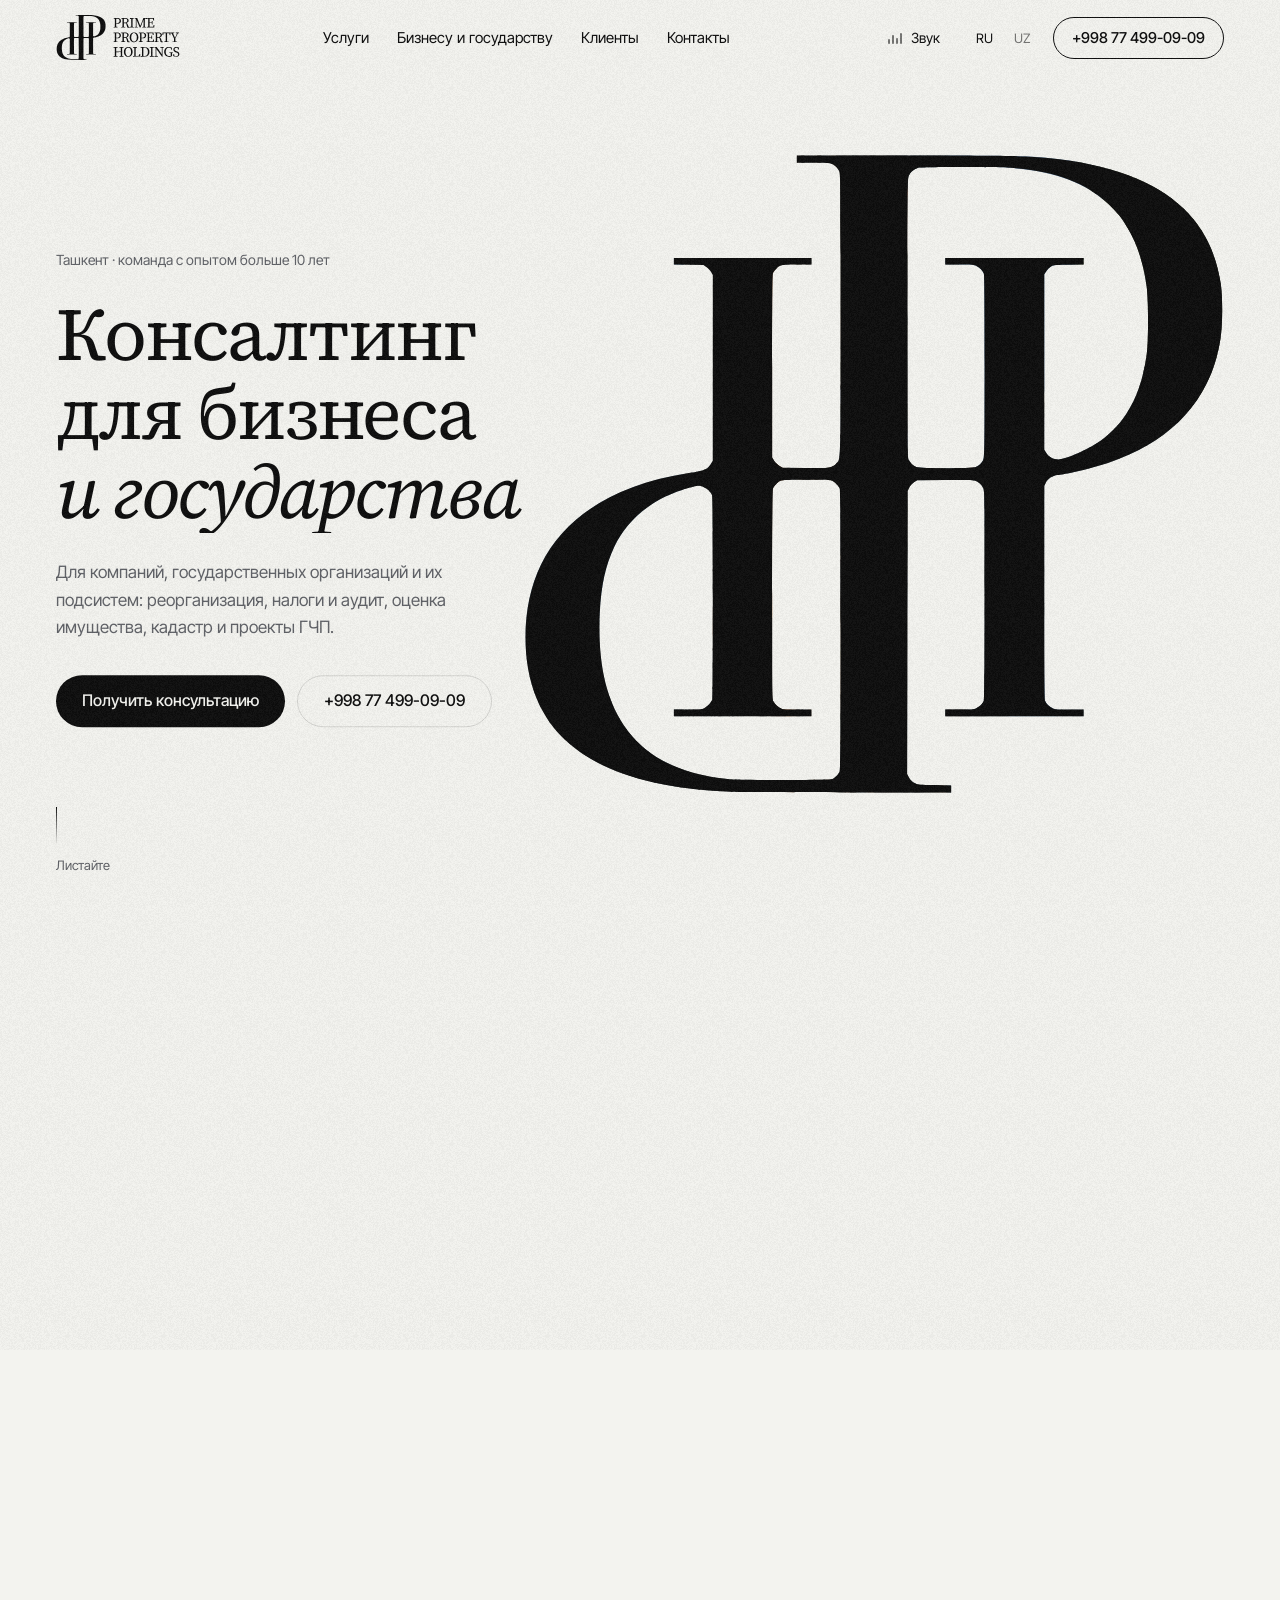
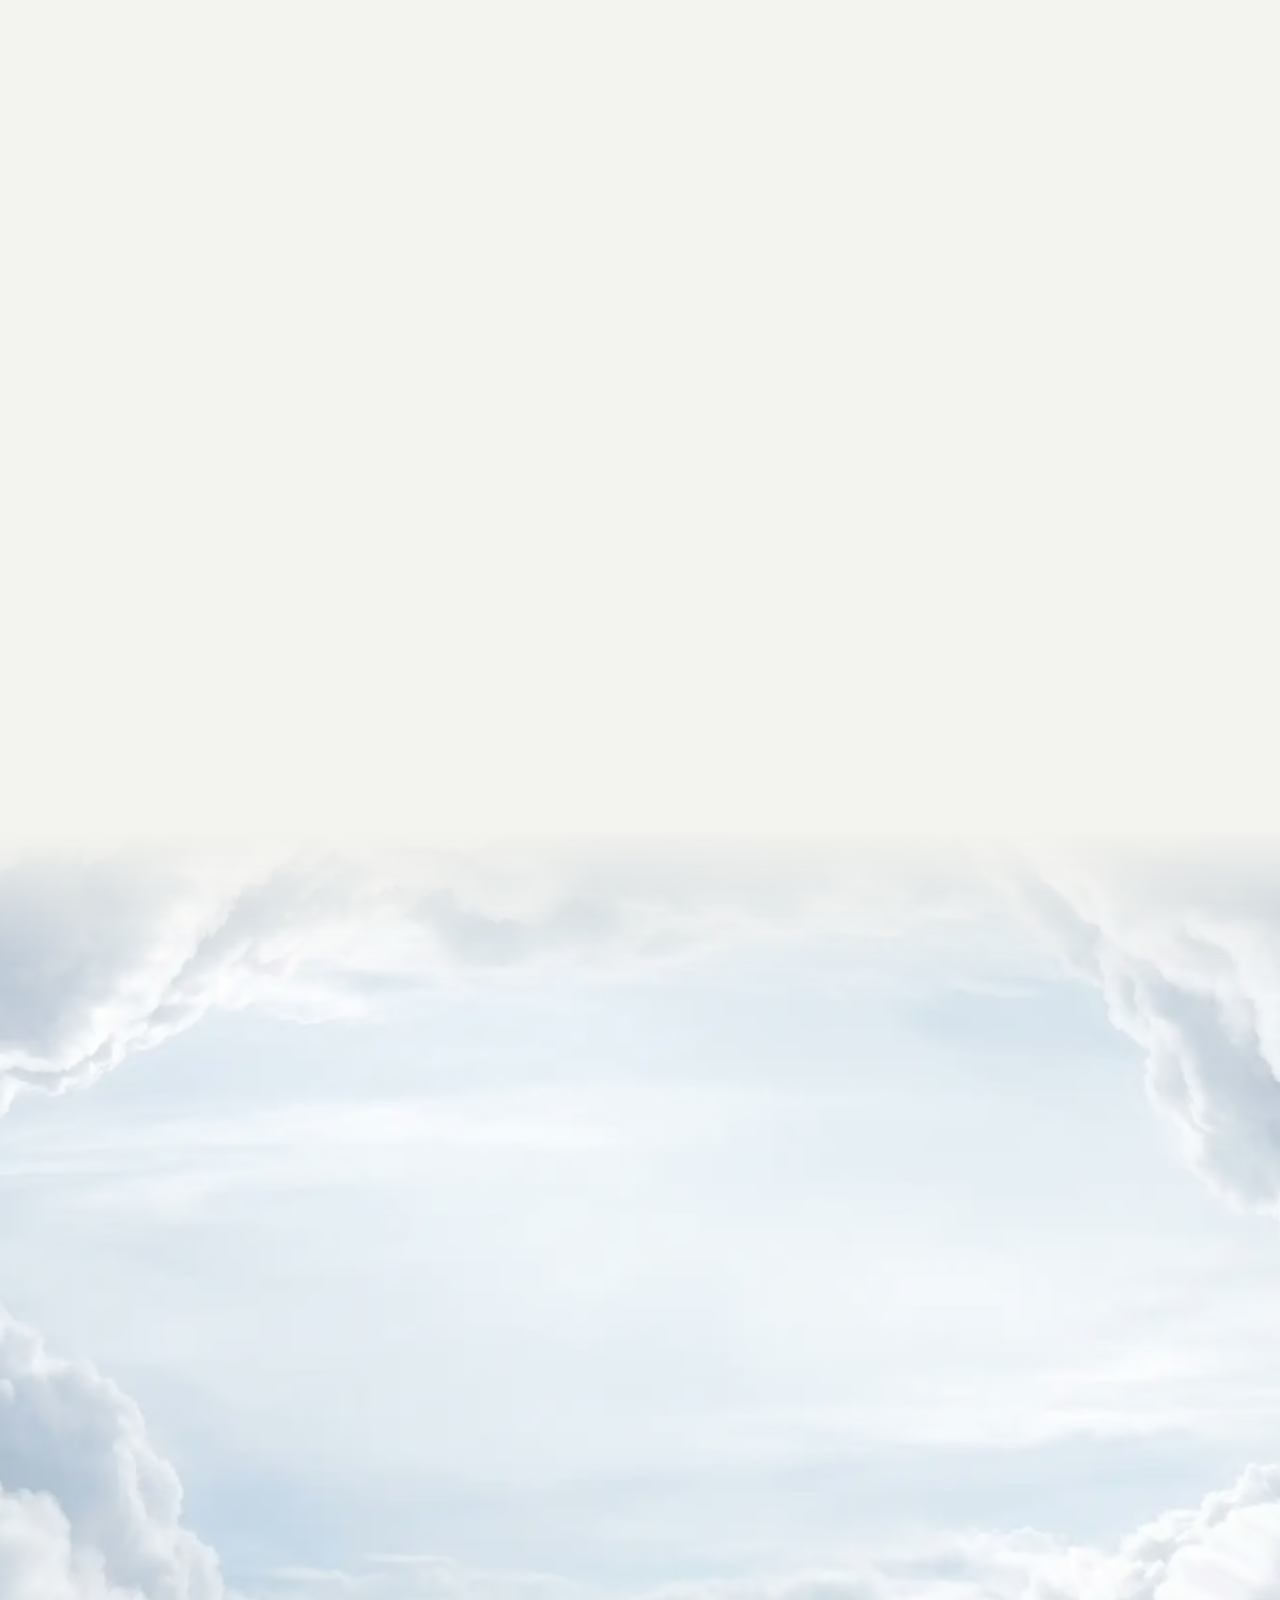
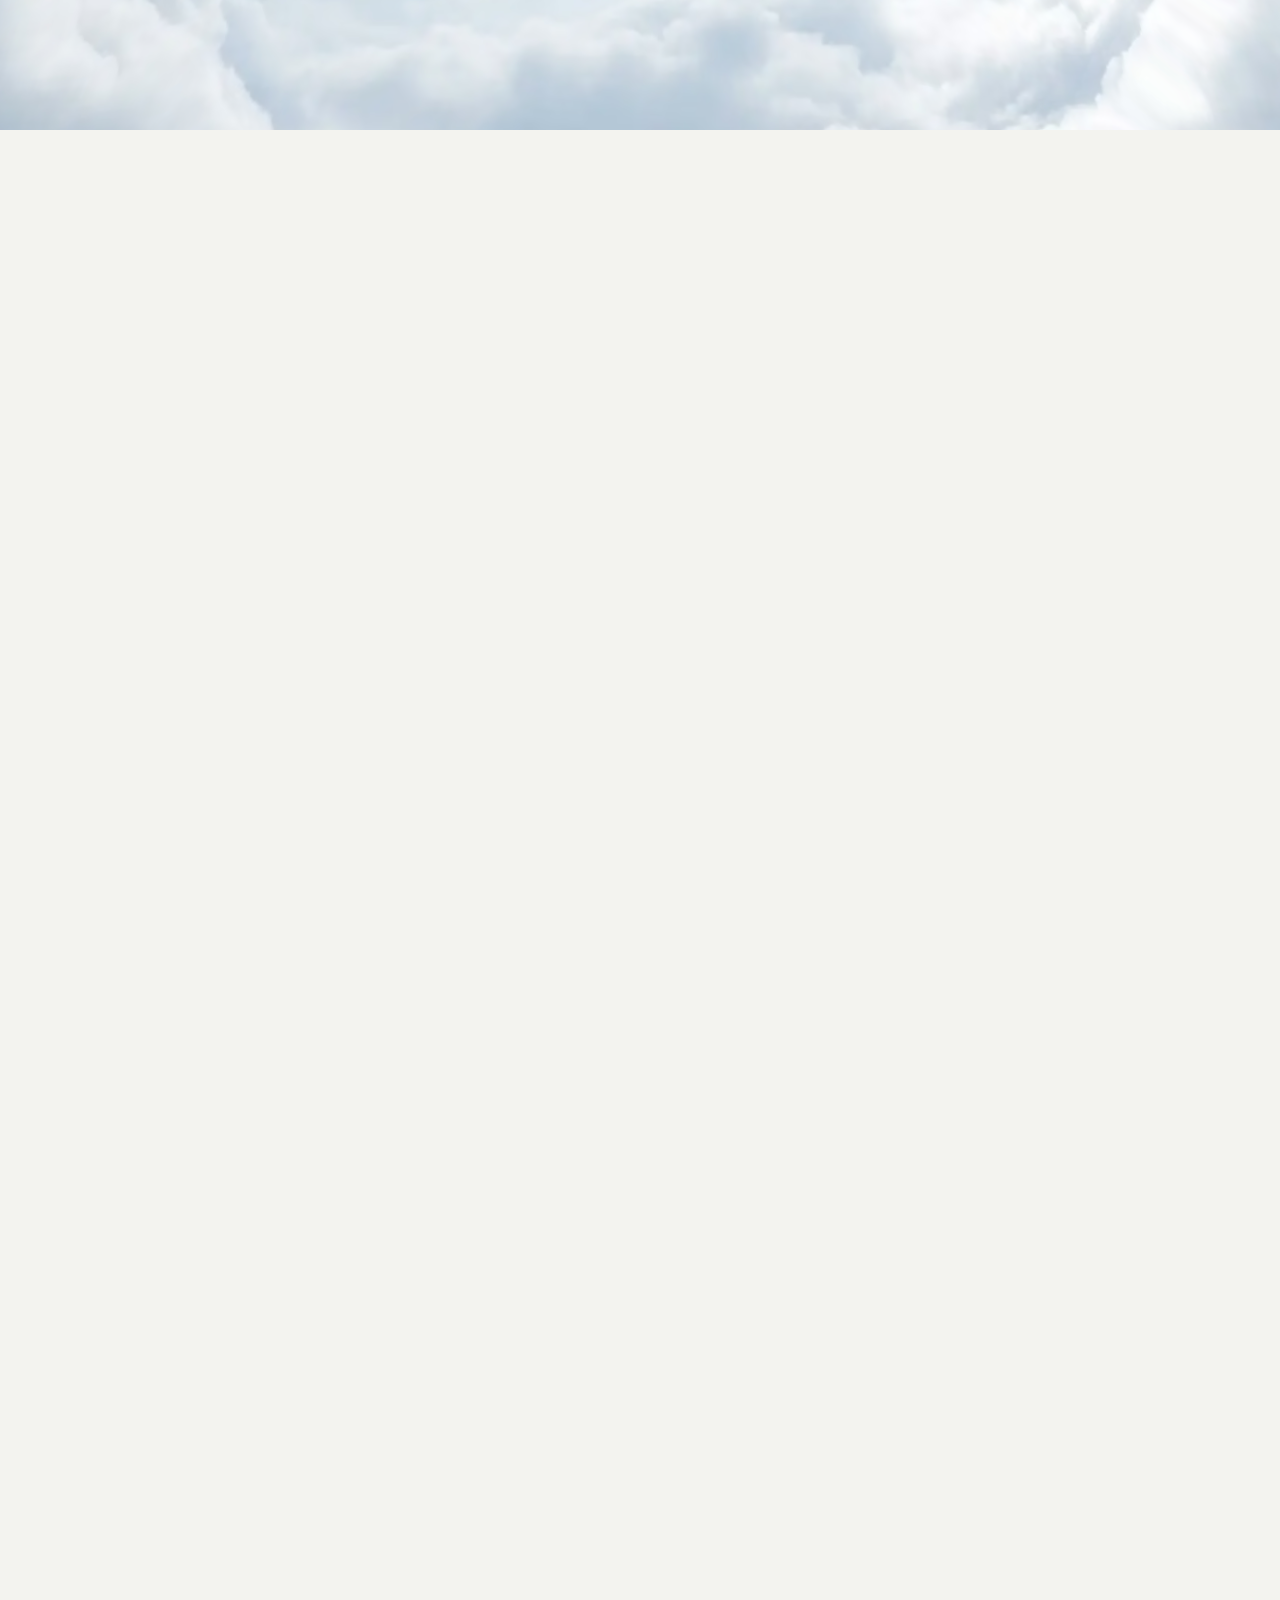
<file: v1/index.html>
<!doctype html>
<html lang="ru">
<head>
<meta charset="utf-8">
<meta name="viewport" content="width=device-width, initial-scale=1, viewport-fit=cover">
<title>Prime Property Holdings — консалтинг для бизнеса и государства</title>
<meta name="description" content="Консалтинг для бизнеса, государственных организаций и их подсистем: реорганизация и ликвидация, налоги и аудит, оценка имущества, кадастр, бизнес-планы и проекты ГЧП. Ташкент, Узбекистан.">
<link rel="icon" href="img/pph-mark.svg" type="image/svg+xml">
<link rel="preload" href="fonts/source-serif-4-cyrillic-400-normal.woff2" as="font" type="font/woff2" crossorigin>
<link rel="preload" href="fonts/source-serif-4-cyrillic-400-italic.woff2" as="font" type="font/woff2" crossorigin>
<link rel="preload" href="fonts/inter-tight-cyrillic-400-normal.woff2" as="font" type="font/woff2" crossorigin>
<link rel="stylesheet" href="m.css">
<link rel="preload" as="image" href="img/c-nest.avif" type="image/avif" media="(min-width: 700px)">
<link rel="preload" as="image" href="img/c-nest-m.avif" type="image/avif" media="(max-width: 699px)">
<meta name="pph-sfx" content="sfx/">
<meta name="pph-z" content="img/">
<style id="pph-back-css">html,body{overflow-x:clip}</style></head>
<body id="top">
<header class="hd ">
  <a class="hd__logo" href="#top" aria-label="Prime Property Holdings — на главную"><span class="logo" aria-hidden="true"></span></a>
  <nav class="hd__nav" aria-label="Разделы">
    <a href="#services">Услуги</a><a href="#sectors">Бизнесу и государству</a><a href="#clients">Клиенты</a><a href="#contact">Контакты</a>
  </nav>
  <div class="hd__end">
    <div class="lang" role="group" aria-label="Язык"><a data-lang="ru" href="?lang=ru">RU</a><a data-lang="uz" href="?lang=uz">UZ</a></div>
    <a class="hd__tel" href="tel:+998774990909" aria-label="Позвонить">+998 77 499-09-09</a>
  </div>
</header>
<i class="grain" aria-hidden="true"></i>
<main>

  <!-- I. The monogram (01): ink mark on paper becomes a window onto Tashkent -->
  <section class="act act1" data-scene data-theme="light">
    <div class="stage a1">
      <div class="a1__photo" style="--ph:url([data-uri])">
        <picture>
          <source media="(max-width: 699px)" srcset="img/c-nest-m.avif" type="image/avif">
          <source media="(max-width: 699px)" srcset="img/c-nest-m.webp" type="image/webp">
          <source srcset="img/c-nest.avif" type="image/avif">
          <source srcset="img/c-nest.webp" type="image/webp">
          <img src="img/c-nest.jpg" alt="Ташкент, Nest One" decoding="async">
        </picture>
      </div>
      <i class="a1__ink" aria-hidden="true"></i>
      <div class="a1__win" aria-hidden="true"></div>
      <div class="a1__copy">
        <p class="a1__kick">Ташкент · команда с опытом больше 10 лет</p>
        <h1 class="a1__title"><span class="ln"><span>Консалтинг</span></span> <span class="ln"><span>для бизнеса</span></span> <span class="ln"><span><em>и государства</em></span></span></h1>
        <p class="a1__lead">Для компаний, государственных организаций и их подсистем: реорганизация, налоги и аудит, оценка имущества, кадастр и проекты ГЧП.</p>
        <div class="a1__cta"><a class="btn btn--ink" href="#contact">Получить консультацию</a><a class="btn btn--line" href="tel:+998774990909">+998 77 499-09-09</a></div>
      </div>
      <p class="a1__place">Ташкент · Nest One</p>
      <p class="a1__hint" aria-hidden="true"><i></i>Листайте</p>
    </div>
  </section>

  <!-- II. The sky (09): ten documents come out of the clouds one by one -->
  <section class="act act2" id="services" data-scene data-theme="light">
    <div class="stage a2">
      <picture class="bg">
        <source media="(max-aspect-ratio: 4/5)" data-srcset="img/d-sky-m.avif" type="image/avif">
        <source media="(max-aspect-ratio: 4/5)" data-srcset="img/d-sky-m.webp" type="image/webp">
        <source data-srcset="img/d-sky.avif" type="image/avif">
        <source data-srcset="img/d-sky.webp" type="image/webp">
        <img data-src="img/d-sky.jpg" alt="" loading="lazy" decoding="async">
      </picture>
      <div class="a2__head">
        <h2 class="a2__title">Ясность <em>в каждом деле</em></h2>
        <p class="a2__lead">Каждое направление заканчивается документом у вас на руках. Десять направлений, десять документов.</p>
        <ol class="a2__idx">
        <li style="--i:0"><span>01</span>Реорганизация</li><li style="--i:1"><span>02</span>Ликвидация</li><li style="--i:2"><span>03</span>Налоги</li><li style="--i:3"><span>04</span>Аудит</li><li style="--i:4"><span>05</span>Оценка имущества</li><li style="--i:5"><span>06</span>Недвижимость и кадастр</li><li style="--i:6"><span>07</span>Проекты ГЧП</li><li style="--i:7"><span>08</span>Бизнес-планы и ТЭО</li><li style="--i:8"><span>09</span>Управление БЦ и ТЦ</li><li style="--i:9"><span>10</span>IT-консалтинг</li>
        </ol>
      </div>
      <div class="stack">
      <article class="card" style="--j:0">
          <header class="card__top"><span class="card__mark" aria-hidden="true"></span><span class="card__chip">Реорганизация</span><span class="card__no">01 / 10</span></header>
          <h3 class="card__title">Передаточный акт</h3>
          <div class="card__fig"><span class="ru"><svg class="fig" viewBox="0 0 320 132" aria-hidden="true"><rect x="18" y="38" width="96" height="54" rx="6"/><text x="66" y="70" text-anchor="middle">Компания</text>
        <path d="M114 65 C150 65 150 30 186 30 M114 65 C150 65 150 100 186 100"/>
        <rect x="186" y="10" width="112" height="40" rx="6"/><text x="242" y="35" text-anchor="middle">Компания А</text>
        <rect x="186" y="80" width="112" height="40" rx="6" stroke="#1f3cff"/><text fill="#1f3cff" x="242" y="105" text-anchor="middle">Компания Б</text></svg></span><span class="uz"><svg class="fig" viewBox="0 0 320 132" aria-hidden="true"><rect x="18" y="38" width="96" height="54" rx="6"/><text x="66" y="70" text-anchor="middle">Kompaniya</text>
        <path d="M114 65 C150 65 150 30 186 30 M114 65 C150 65 150 100 186 100"/>
        <rect x="186" y="10" width="112" height="40" rx="6"/><text x="242" y="35" text-anchor="middle">Kompaniya A</text>
        <rect x="186" y="80" width="112" height="40" rx="6" stroke="#1f3cff"/><text fill="#1f3cff" x="242" y="105" text-anchor="middle">Kompaniya B</text></svg></span></div>
          <p class="card__text">Выделение, слияние, присоединение, преобразование по законодательству Республики Узбекистан. Решения, передаточные акты, регистрация изменений.</p>
          <dl class="card__rows"><div><dt>Форма</dt><dd>Выделение</dd></div><div><dt>Итог</dt><dd>Изменения зарегистрированы</dd></div></dl>
          <footer class="card__sign"><span>Подпись</span><i></i><b>PPH</b></footer>
        </article>
      <article class="card" style="--j:1">
          <header class="card__top"><span class="card__mark" aria-hidden="true"></span><span class="card__chip">Ликвидация</span><span class="card__no">02 / 10</span></header>
          <h3 class="card__title">Выписка об исключении из реестра</h3>
          <div class="card__fig"><span class="ru"><svg class="fig" viewBox="0 0 320 132" aria-hidden="true"><circle cx="22" cy="18" r="7" /><path d="M18.5 18l2.5 2.5 4.5-5" stroke="#0d0d0d"/><text x="40" y="22" text-anchor="start">Решение участников</text><path d="M22 25v16" stroke-dasharray="2 3"/><circle cx="22" cy="48" r="7" /><path d="M18.5 48l2.5 2.5 4.5-5" stroke="#0d0d0d"/><text x="40" y="52" text-anchor="start">Ликвидационная комиссия</text><path d="M22 55v16" stroke-dasharray="2 3"/><circle cx="22" cy="78" r="7" /><path d="M18.5 78l2.5 2.5 4.5-5" stroke="#0d0d0d"/><text x="40" y="82" text-anchor="start">Расчёты с кредиторами</text><path d="M22 85v16" stroke-dasharray="2 3"/><circle cx="22" cy="108" r="7" fill="#1f3cff" stroke="#1f3cff"/><path d="M18.5 108l2.5 2.5 4.5-5" stroke="#fff"/><text x="40" y="112" text-anchor="start">Исключение из реестра</text></svg></span><span class="uz"><svg class="fig" viewBox="0 0 320 132" aria-hidden="true"><circle cx="22" cy="18" r="7" /><path d="M18.5 18l2.5 2.5 4.5-5" stroke="#0d0d0d"/><text x="40" y="22" text-anchor="start">Ishtirokchilar qarori</text><path d="M22 25v16" stroke-dasharray="2 3"/><circle cx="22" cy="48" r="7" /><path d="M18.5 48l2.5 2.5 4.5-5" stroke="#0d0d0d"/><text x="40" y="52" text-anchor="start">Tugatish komissiyasi</text><path d="M22 55v16" stroke-dasharray="2 3"/><circle cx="22" cy="78" r="7" /><path d="M18.5 78l2.5 2.5 4.5-5" stroke="#0d0d0d"/><text x="40" y="82" text-anchor="start">Kreditorlar bilan hisob-kitob</text><path d="M22 85v16" stroke-dasharray="2 3"/><circle cx="22" cy="108" r="7" fill="#1f3cff" stroke="#1f3cff"/><path d="M18.5 108l2.5 2.5 4.5-5" stroke="#fff"/><text x="40" y="112" text-anchor="start">Reyestrdan chiqarish</text></svg></span></div>
          <p class="card__text">Полный цикл добровольной ликвидации в Узбекистане: от решения участников до исключения из государственного реестра.</p>
          <dl class="card__rows"><div><dt>Начало</dt><dd>Решение участников</dd></div><div><dt>Итог</dt><dd>Компания исключена</dd></div></dl>
          <footer class="card__sign"><span>Подпись</span><i></i><b>PPH</b></footer>
        </article>
      <article class="card" style="--j:2">
          <header class="card__top"><span class="card__mark" aria-hidden="true"></span><span class="card__chip">Налоги</span><span class="card__no">03 / 10</span></header>
          <h3 class="card__title">Возражение на акт проверки</h3>
          <div class="card__fig"><span class="ru"><svg class="fig" viewBox="0 0 320 132" aria-hidden="true"><path d="M20 16h250" stroke-width="5" stroke="#e7e7e2" stroke-linecap="round"/><path d="M20 35h230" stroke-width="5" stroke="#e7e7e2" stroke-linecap="round"/><path d="M20 54h270" stroke-width="5" stroke="#e7e7e2" stroke-linecap="round"/><path d="M20 73h190" stroke-width="5" stroke="#e7e7e2" stroke-linecap="round"/><path d="M20 92h240" stroke-width="5" stroke="#e7e7e2" stroke-linecap="round"/><path d="M20 111h150" stroke-width="5" stroke="#e7e7e2" stroke-linecap="round"/><path d="M20 54h228" stroke-width="5" stroke="#1f3cff" stroke-opacity=".28" stroke-linecap="round"/><path d="M20 73h170" stroke-width="5" stroke="#1f3cff" stroke-opacity=".28" stroke-linecap="round"/>
        <path d="M262 54h22M262 54l8-6M262 54l8 6" stroke="#1f3cff"/><text x="296" y="58" text-anchor="middle">§</text></svg></span><span class="uz"><svg class="fig" viewBox="0 0 320 132" aria-hidden="true"><path d="M20 16h250" stroke-width="5" stroke="#e7e7e2" stroke-linecap="round"/><path d="M20 35h230" stroke-width="5" stroke="#e7e7e2" stroke-linecap="round"/><path d="M20 54h270" stroke-width="5" stroke="#e7e7e2" stroke-linecap="round"/><path d="M20 73h190" stroke-width="5" stroke="#e7e7e2" stroke-linecap="round"/><path d="M20 92h240" stroke-width="5" stroke="#e7e7e2" stroke-linecap="round"/><path d="M20 111h150" stroke-width="5" stroke="#e7e7e2" stroke-linecap="round"/><path d="M20 54h228" stroke-width="5" stroke="#1f3cff" stroke-opacity=".28" stroke-linecap="round"/><path d="M20 73h170" stroke-width="5" stroke="#1f3cff" stroke-opacity=".28" stroke-linecap="round"/>
        <path d="M262 54h22M262 54l8-6M262 54l8 6" stroke="#1f3cff"/><text x="296" y="58" text-anchor="middle">§</text></svg></span></div>
          <p class="card__text">Налоговое планирование по Налоговому кодексу Республики Узбекистан, сопровождение проверок Налогового комитета, возражения и обжалование решений.</p>
          <dl class="card__rows"><div><dt>Основание</dt><dd>Налоговый кодекс</dd></div><div><dt>Статус</dt><dd>Подано</dd></div></dl>
          <footer class="card__sign"><span>Подпись</span><i></i><b>PPH</b></footer>
        </article>
      <article class="card" style="--j:3">
          <header class="card__top"><span class="card__mark" aria-hidden="true"></span><span class="card__chip">Аудит</span><span class="card__no">04 / 10</span></header>
          <h3 class="card__title">Аудиторское заключение</h3>
          <div class="card__fig"><span class="ru"><svg class="fig" viewBox="0 0 320 132" aria-hidden="true"><rect x="30" y="70" width="28" height="42" rx="3" fill="#ecece8" stroke="none"/><rect x="82" y="54" width="28" height="58" rx="3" fill="#ecece8" stroke="none"/><rect x="134" y="62" width="28" height="50" rx="3" fill="#ecece8" stroke="none"/><rect x="186" y="38" width="28" height="74" rx="3" fill="#ecece8" stroke="none"/><rect x="238" y="24" width="28" height="88" rx="3" fill="#1f3cff" stroke="#1f3cff"/><path d="M18 112h290"/><text x="30" y="126" text-anchor="start">2022</text><text x="238" y="126" text-anchor="start">МСФО</text></svg></span><span class="uz"><svg class="fig" viewBox="0 0 320 132" aria-hidden="true"><rect x="30" y="70" width="28" height="42" rx="3" fill="#ecece8" stroke="none"/><rect x="82" y="54" width="28" height="58" rx="3" fill="#ecece8" stroke="none"/><rect x="134" y="62" width="28" height="50" rx="3" fill="#ecece8" stroke="none"/><rect x="186" y="38" width="28" height="74" rx="3" fill="#ecece8" stroke="none"/><rect x="238" y="24" width="28" height="88" rx="3" fill="#1f3cff" stroke="#1f3cff"/><path d="M18 112h290"/><text x="30" y="126" text-anchor="start">2022</text><text x="238" y="126" text-anchor="start">MHXS</text></svg></span></div>
          <p class="card__text">Обязательный и инициативный аудит, трансформация отчётности по МСФО, аудит государственных предприятий и компаний с долей государства.</p>
          <dl class="card__rows"><div><dt>Стандарт</dt><dd>МСФО</dd></div><div><dt>Для</dt><dd>Банк, инвестор</dd></div></dl>
          <footer class="card__sign"><span>Подпись</span><i></i><b>PPH</b></footer>
        </article>
      <article class="card" style="--j:4">
          <header class="card__top"><span class="card__mark" aria-hidden="true"></span><span class="card__chip">Оценка имущества</span><span class="card__no">05 / 10</span></header>
          <h3 class="card__title">Отчёт об оценке</h3>
          <div class="card__fig"><span class="ru"><svg class="fig" viewBox="0 0 320 132" aria-hidden="true"><path d="M18 110 C70 104 92 90 128 80 S196 58 228 44 S280 22 302 16"/><path d="M18 110 C70 104 92 90 128 80 S196 58 228 44" stroke="none"/>
        <circle cx="228" cy="44" r="5" fill="#1f3cff" stroke="#1f3cff"/><path d="M228 50v62" stroke-dasharray="2 3"/><text x="236" y="72" text-anchor="start">рыночная стоимость</text><path d="M18 112h290"/></svg></span><span class="uz"><svg class="fig" viewBox="0 0 320 132" aria-hidden="true"><path d="M18 110 C70 104 92 90 128 80 S196 58 228 44 S280 22 302 16"/><path d="M18 110 C70 104 92 90 128 80 S196 58 228 44" stroke="none"/>
        <circle cx="228" cy="44" r="5" fill="#1f3cff" stroke="#1f3cff"/><path d="M228 50v62" stroke-dasharray="2 3"/><text x="236" y="72" text-anchor="start">bozor qiymati</text><path d="M18 112h290"/></svg></span></div>
          <p class="card__text">Недвижимость, оборудование, бизнес и государственное имущество — по Закону «Об оценочной деятельности» и национальным стандартам оценки. Отчёты для банков, судов и органов власти.</p>
          <dl class="card__rows"><div><dt>Объект</dt><dd>Бизнес-центр</dd></div><div><dt>Цель</dt><dd>Залог в банке</dd></div></dl>
          <footer class="card__sign"><span>Подпись</span><i></i><b>PPH</b></footer>
        </article>
      <article class="card" style="--j:5">
          <header class="card__top"><span class="card__mark" aria-hidden="true"></span><span class="card__chip">Недвижимость и кадастр</span><span class="card__no">06 / 10</span></header>
          <h3 class="card__title">Кадастровый паспорт</h3>
          <div class="card__fig"><span class="ru"><svg class="fig" viewBox="0 0 320 132" aria-hidden="true"><path d="M60 96 L96 22 L214 14 L262 76 L170 112 Z"/><path d="M60 96 L96 22 L214 14 L262 76 L170 112 Z" fill="#1f3cff" fill-opacity=".07" stroke="none"/>
        <circle cx="60" cy="96" r="3.5" fill="#fff"/><text x="52" y="110" text-anchor="end">1</text><circle cx="96" cy="22" r="3.5" fill="#fff"/><text x="88" y="18" text-anchor="end">2</text><circle cx="214" cy="14" r="3.5" fill="#fff"/><text x="222" y="10" text-anchor="start">3</text><circle cx="262" cy="76" r="3.5" fill="#fff"/><text x="270" y="90" text-anchor="start">4</text><circle cx="170" cy="112" r="3.5" fill="#fff"/><text x="178" y="126" text-anchor="start">5</text>
        <rect x="128" y="50" width="62" height="34" rx="2" stroke="#1f3cff"/></svg></span><span class="uz"><svg class="fig" viewBox="0 0 320 132" aria-hidden="true"><path d="M60 96 L96 22 L214 14 L262 76 L170 112 Z"/><path d="M60 96 L96 22 L214 14 L262 76 L170 112 Z" fill="#1f3cff" fill-opacity=".07" stroke="none"/>
        <circle cx="60" cy="96" r="3.5" fill="#fff"/><text x="52" y="110" text-anchor="end">1</text><circle cx="96" cy="22" r="3.5" fill="#fff"/><text x="88" y="18" text-anchor="end">2</text><circle cx="214" cy="14" r="3.5" fill="#fff"/><text x="222" y="10" text-anchor="start">3</text><circle cx="262" cy="76" r="3.5" fill="#fff"/><text x="270" y="90" text-anchor="start">4</text><circle cx="170" cy="112" r="3.5" fill="#fff"/><text x="178" y="126" text-anchor="start">5</text>
        <rect x="128" y="50" width="62" height="34" rx="2" stroke="#1f3cff"/></svg></span></div>
          <p class="card__text">Проектно-сметная документация, приёмка объектов в эксплуатацию, кадастровые паспорта и регистрация прав в Агентстве по кадастру.</p>
          <dl class="card__rows"><div><dt>Район</dt><dd>Мирабадский</dd></div><div><dt>Назначение</dt><dd>Коммерческое</dd></div></dl>
          <footer class="card__sign"><span>Подпись</span><i></i><b>PPH</b></footer>
        </article>
      <article class="card" style="--j:6">
          <header class="card__top"><span class="card__mark" aria-hidden="true"></span><span class="card__chip">Проекты ГЧП</span><span class="card__no">07 / 10</span></header>
          <h3 class="card__title">Соглашение о ГЧП</h3>
          <div class="card__fig"><span class="ru"><svg class="fig" viewBox="0 0 320 132" aria-hidden="true"><text x="18" y="22" text-anchor="start">Концепция</text><path d="M18 31h272" stroke="#e7e7e2"/><path d="M276 17l4 4 8-8"/><text x="18" y="50" text-anchor="start">Финансовая модель</text><path d="M18 59h272" stroke="#e7e7e2"/><path d="M276 45l4 4 8-8"/><text x="18" y="78" text-anchor="start">Конкурсная документация</text><path d="M18 87h272" stroke="#e7e7e2"/><path d="M276 73l4 4 8-8"/><text x="18" y="106" text-anchor="start">Подписание соглашения</text><path d="M18 115h272" stroke="#e7e7e2"/><circle cx="282" cy="102" r="6" fill="#1f3cff" stroke="#1f3cff"/></svg></span><span class="uz"><svg class="fig" viewBox="0 0 320 132" aria-hidden="true"><text x="18" y="22" text-anchor="start">Konsepsiya</text><path d="M18 31h272" stroke="#e7e7e2"/><path d="M276 17l4 4 8-8"/><text x="18" y="50" text-anchor="start">Moliyaviy model</text><path d="M18 59h272" stroke="#e7e7e2"/><path d="M276 45l4 4 8-8"/><text x="18" y="78" text-anchor="start">Tanlov hujjatlari</text><path d="M18 87h272" stroke="#e7e7e2"/><path d="M276 73l4 4 8-8"/><text x="18" y="106" text-anchor="start">Kelishuvni imzolash</text><path d="M18 115h272" stroke="#e7e7e2"/><circle cx="282" cy="102" r="6" fill="#1f3cff" stroke="#1f3cff"/></svg></span></div>
          <p class="card__text">По Закону «О государственно-частном партнёрстве»: концепция, финансовая модель, конкурсная документация и сопровождение до подписания соглашения.</p>
          <dl class="card__rows"><div><dt>Стороны</dt><dd>Государство и бизнес</dd></div><div><dt>Этап</dt><dd>Подписание</dd></div></dl>
          <footer class="card__sign"><span>Подпись</span><i></i><b>PPH</b></footer>
        </article>
      <article class="card" style="--j:7">
          <header class="card__top"><span class="card__mark" aria-hidden="true"></span><span class="card__chip">Бизнес-планы и ТЭО</span><span class="card__no">08 / 10</span></header>
          <h3 class="card__title">ТЭО для банка</h3>
          <div class="card__fig"><span class="ru"><svg class="fig" viewBox="0 0 320 132" aria-hidden="true"><rect x="28" y="62" width="24" height="40" rx="2" fill="#ecece8" stroke="none"/><rect x="74" y="62" width="24" height="26" rx="2" fill="#ecece8" stroke="none"/><rect x="120" y="52" width="24" height="10" rx="2" fill="#1f3cff" fill-opacity="0.57" stroke="none"/><rect x="166" y="36" width="24" height="26" rx="2" fill="#1f3cff" fill-opacity="0.6799999999999999" stroke="none"/><rect x="212" y="26" width="24" height="36" rx="2" fill="#1f3cff" fill-opacity="0.79" stroke="none"/><rect x="258" y="18" width="24" height="44" rx="2" fill="#1f3cff" fill-opacity="0.9" stroke="none"/><path d="M18 62h290"/><path d="M40 102 C120 100 150 64 200 44 S280 22 300 18" stroke="#1f3cff"/><text x="18" y="124" text-anchor="start">NPV · IRR</text></svg></span><span class="uz"><svg class="fig" viewBox="0 0 320 132" aria-hidden="true"><rect x="28" y="62" width="24" height="40" rx="2" fill="#ecece8" stroke="none"/><rect x="74" y="62" width="24" height="26" rx="2" fill="#ecece8" stroke="none"/><rect x="120" y="52" width="24" height="10" rx="2" fill="#1f3cff" fill-opacity="0.57" stroke="none"/><rect x="166" y="36" width="24" height="26" rx="2" fill="#1f3cff" fill-opacity="0.6799999999999999" stroke="none"/><rect x="212" y="26" width="24" height="36" rx="2" fill="#1f3cff" fill-opacity="0.79" stroke="none"/><rect x="258" y="18" width="24" height="44" rx="2" fill="#1f3cff" fill-opacity="0.9" stroke="none"/><path d="M18 62h290"/><path d="M40 102 C120 100 150 64 200 44 S280 22 300 18" stroke="#1f3cff"/><text x="18" y="124" text-anchor="start">NPV · IRR</text></svg></span></div>
          <p class="card__text">Документы, которые принимают банки Узбекистана, инвесторы и государственные программы поддержки.</p>
          <dl class="card__rows"><div><dt>Показатели</dt><dd>NPV, IRR, окупаемость</dd></div><div><dt>Для</dt><dd>Банк, госпрограмма</dd></div></dl>
          <footer class="card__sign"><span>Подпись</span><i></i><b>PPH</b></footer>
        </article>
      <article class="card" style="--j:8">
          <header class="card__top"><span class="card__mark" aria-hidden="true"></span><span class="card__chip">Управление БЦ и ТЦ</span><span class="card__no">09 / 10</span></header>
          <h3 class="card__title">Отчёт управляющего</h3>
          <div class="card__fig"><span class="ru"><svg class="fig" viewBox="0 0 320 132" aria-hidden="true"><rect x="18" y="10" width="44" height="34" rx="2" fill="#ecece8" stroke="none"/><rect x="66" y="10" width="44" height="34" rx="2" fill="#ecece8" stroke="none"/><rect x="114" y="10" width="44" height="34" rx="2" fill="#ecece8" stroke="none"/><rect x="162" y="10" width="44" height="34" rx="2" stroke="#1f3cff" stroke-dasharray="3 3"/><rect x="210" y="10" width="44" height="34" rx="2" fill="#ecece8" stroke="none"/><rect x="258" y="10" width="44" height="34" rx="2" fill="#ecece8" stroke="none"/><rect x="18" y="48" width="44" height="34" rx="2" fill="#ecece8" stroke="none"/><rect x="66" y="48" width="44" height="34" rx="2" fill="#ecece8" stroke="none"/><rect x="114" y="48" width="44" height="34" rx="2" fill="#ecece8" stroke="none"/><rect x="162" y="48" width="44" height="34" rx="2" fill="#ecece8" stroke="none"/><rect x="210" y="48" width="44" height="34" rx="2" stroke="#1f3cff" stroke-dasharray="3 3"/><rect x="258" y="48" width="44" height="34" rx="2" fill="#ecece8" stroke="none"/><rect x="18" y="86" width="44" height="34" rx="2" fill="#ecece8" stroke="none"/><rect x="66" y="86" width="44" height="34" rx="2" fill="#ecece8" stroke="none"/><rect x="114" y="86" width="44" height="34" rx="2" fill="#ecece8" stroke="none"/><rect x="162" y="86" width="44" height="34" rx="2" fill="#ecece8" stroke="none"/><rect x="210" y="86" width="44" height="34" rx="2" fill="#ecece8" stroke="none"/><rect x="258" y="86" width="44" height="34" rx="2" stroke="#1f3cff" stroke-dasharray="3 3"/></svg></span><span class="uz"><svg class="fig" viewBox="0 0 320 132" aria-hidden="true"><rect x="18" y="10" width="44" height="34" rx="2" fill="#ecece8" stroke="none"/><rect x="66" y="10" width="44" height="34" rx="2" fill="#ecece8" stroke="none"/><rect x="114" y="10" width="44" height="34" rx="2" fill="#ecece8" stroke="none"/><rect x="162" y="10" width="44" height="34" rx="2" stroke="#1f3cff" stroke-dasharray="3 3"/><rect x="210" y="10" width="44" height="34" rx="2" fill="#ecece8" stroke="none"/><rect x="258" y="10" width="44" height="34" rx="2" fill="#ecece8" stroke="none"/><rect x="18" y="48" width="44" height="34" rx="2" fill="#ecece8" stroke="none"/><rect x="66" y="48" width="44" height="34" rx="2" fill="#ecece8" stroke="none"/><rect x="114" y="48" width="44" height="34" rx="2" fill="#ecece8" stroke="none"/><rect x="162" y="48" width="44" height="34" rx="2" fill="#ecece8" stroke="none"/><rect x="210" y="48" width="44" height="34" rx="2" stroke="#1f3cff" stroke-dasharray="3 3"/><rect x="258" y="48" width="44" height="34" rx="2" fill="#ecece8" stroke="none"/><rect x="18" y="86" width="44" height="34" rx="2" fill="#ecece8" stroke="none"/><rect x="66" y="86" width="44" height="34" rx="2" fill="#ecece8" stroke="none"/><rect x="114" y="86" width="44" height="34" rx="2" fill="#ecece8" stroke="none"/><rect x="162" y="86" width="44" height="34" rx="2" fill="#ecece8" stroke="none"/><rect x="210" y="86" width="44" height="34" rx="2" fill="#ecece8" stroke="none"/><rect x="258" y="86" width="44" height="34" rx="2" stroke="#1f3cff" stroke-dasharray="3 3"/></svg></span></div>
          <p class="card__text">Коммерческое и финансовое управление бизнес-центрами и торговыми центрами в Ташкенте и регионах: арендаторы, бюджет, отчётность.</p>
          <dl class="card__rows"><div><dt>Объект</dt><dd>Торговый центр</dd></div><div><dt>Период</dt><dd>Квартал</dd></div></dl>
          <footer class="card__sign"><span>Подпись</span><i></i><b>PPH</b></footer>
        </article>
      <article class="card" style="--j:9">
          <header class="card__top"><span class="card__mark" aria-hidden="true"></span><span class="card__chip">IT-консалтинг</span><span class="card__no">10 / 10</span></header>
          <h3 class="card__title">Схема интеграции</h3>
          <div class="card__fig"><span class="ru"><svg class="fig" viewBox="0 0 320 132" aria-hidden="true"><rect x="16" y="46" width="70" height="38" rx="19"/><text x="51" y="69" text-anchor="middle">1С</text>
        <rect x="124" y="46" width="70" height="38" rx="19"/><text x="159" y="69" text-anchor="middle">ERP</text>
        <rect x="232" y="16" width="80" height="38" rx="19" stroke="#1f3cff"/><text fill="#1f3cff" x="272" y="39" text-anchor="middle">ГосИС</text>
        <rect x="232" y="78" width="80" height="38" rx="19"/><text x="272" y="101" text-anchor="middle">ЭДО</text>
        <path d="M86 65h38M194 60 C214 60 214 35 232 35M194 70 C214 70 214 97 232 97"/></svg></span><span class="uz"><svg class="fig" viewBox="0 0 320 132" aria-hidden="true"><rect x="16" y="46" width="70" height="38" rx="19"/><text x="51" y="69" text-anchor="middle">1С</text>
        <rect x="124" y="46" width="70" height="38" rx="19"/><text x="159" y="69" text-anchor="middle">ERP</text>
        <rect x="232" y="16" width="80" height="38" rx="19" stroke="#1f3cff"/><text fill="#1f3cff" x="272" y="39" text-anchor="middle">DAT</text>
        <rect x="232" y="78" width="80" height="38" rx="19"/><text x="272" y="101" text-anchor="middle">EHA</text>
        <path d="M86 65h38M194 60 C214 60 214 35 232 35M194 70 C214 70 214 97 232 97"/></svg></span></div>
          <p class="card__text">1С и ERP, электронный документооборот, интеграция с государственными информационными системами и Единым порталом интерактивных госуслуг.</p>
          <dl class="card__rows"><div><dt>Системы</dt><dd>1С, ERP, ЭДО</dd></div><div><dt>Связь</dt><dd>Госсистемы</dd></div></dl>
          <footer class="card__sign"><span>Подпись</span><i></i><b>PPH</b></footer>
        </article>
      </div>
      <p class="a2__now" aria-hidden="true"><b>01</b> / 10</p>
    </div>
  </section>

  <!-- III. The road (12), rebuilt in 3D: down through the clouds, along the black-sand road, to the PPH gate -->
  <section class="act act3" id="clients" data-scene data-theme="dark">
    <div class="stage a3">
      <canvas class="gl3" aria-hidden="true"></canvas>
      <picture class="bg bg--sky">
        <source media="(max-aspect-ratio: 4/5)" data-srcset="img/d-sky-m.avif" type="image/avif">
        <source media="(max-aspect-ratio: 4/5)" data-srcset="img/d-sky-m.webp" type="image/webp">
        <source data-srcset="img/d-sky.avif" type="image/avif">
        <source data-srcset="img/d-sky.webp" type="image/webp">
        <img data-src="img/d-sky.jpg" alt="" decoding="async">
      </picture>
      <i class="a3__mist" aria-hidden="true"></i>
      <div class="a3__hero">
        <p class="a3__kick">Путь от задачи к результату</p>
        <h2 class="a3__title">Дорога<br>к порядку</h2>
        <p class="a3__sub">Десять остановок — компании, с которыми команда уже прошла этот путь.<span class="a3__go"> Листайте, чтобы ехать.</span></p>
      </div>
      <ol class="a3__ix">
        <li><span>Shaffof</span><span>01</span></li>
        <li><span>Montella Daily</span><span>02</span></li>
        <li><span>Sayhun</span><span>03</span></li>
        <li><span>Alutex</span><span>04</span></li>
        <li><span>ProCab</span><span>05</span></li>
        <li><span>Beldersoy</span><span>06</span></li>
        <li><span>Xorazm Shakar</span><span>07</span></li>
        <li><span>Krantas Group</span><span>08</span></li>
        <li><span>Megaplanet</span><span>09</span></li>
        <li><span>Oltin Tegirmon</span><span>10</span></li>
      </ol>
      <div class="a3__marks" aria-hidden="true">
        <div class="mk"><div class="mk__c"><small>Остановка 01</small><img src="img/logos/shaffof.webp" alt="" loading="lazy" decoding="async"><b>Shaffof</b></div></div>
        <div class="mk"><div class="mk__c"><small>Остановка 02</small><img src="img/logos/montella.webp" alt="" loading="lazy" decoding="async"><b>Montella Daily</b></div></div>
        <div class="mk"><div class="mk__c"><small>Остановка 03</small><img src="img/logos/sayhun.webp" alt="" loading="lazy" decoding="async"><b>Sayhun</b></div></div>
        <div class="mk"><div class="mk__c"><small>Остановка 04</small><img src="img/logos/alutex.webp" alt="" loading="lazy" decoding="async"><b>Alutex</b></div></div>
        <div class="mk"><div class="mk__c"><small>Остановка 05</small><img src="img/logos/procab.webp" alt="" loading="lazy" decoding="async"><b>ProCab</b></div></div>
        <div class="mk"><div class="mk__c"><small>Остановка 06</small><img src="img/logos/beldersoy.webp" alt="" loading="lazy" decoding="async"><b>Beldersoy</b></div></div>
        <div class="mk"><div class="mk__c"><small>Остановка 07</small><img src="img/logos/xorazmshakar.webp" alt="" loading="lazy" decoding="async"><b>Xorazm Shakar</b></div></div>
        <div class="mk"><div class="mk__c"><small>Остановка 08</small><img src="img/logos/krantas.webp" alt="" loading="lazy" decoding="async"><b>Krantas Group</b></div></div>
        <div class="mk"><div class="mk__c"><small>Остановка 09</small><img src="img/logos/megaplanet.webp" alt="" loading="lazy" decoding="async"><b>Megaplanet</b></div></div>
        <div class="mk"><div class="mk__c"><small>Остановка 10</small><img src="img/logos/oltintegirmon.webp" alt="" loading="lazy" decoding="async"><b>Oltin Tegirmon</b></div></div>
      </div>
      <div class="a3__mc" aria-live="polite"><small></small><img alt=""><b></b></div>
      <p class="a3__km">КМ <b>0,0</b></p>
      <div class="a3__end">
        <h2>Пункт<br>назначения</h2>
        <div><p>Каждая компания — остановка на одном маршруте. Расскажите, куда нужно вам.</p><a class="btn a3__btn" href="#contact">Обсудить маршрут</a></div>
      </div>
      <i class="a4__veil" aria-hidden="true"></i>
      <script type="application/json" class="road-data">{"logos": ["img/logos/shaffof.webp", "img/logos/montella.webp", "img/logos/sayhun.webp", "img/logos/alutex.webp", "img/logos/procab.webp", "img/logos/beldersoy.webp", "img/logos/xorazmshakar.webp", "img/logos/krantas.webp", "img/logos/megaplanet.webp", "img/logos/oltintegirmon.webp"], "mark": "M284.5,876.9C183.3,873.3 107.7,850.7 61.3,810.0C22.2,775.9 2.0,726.3 2.0,664.5C2.0,627.7 9.3,593.6 23.5,564.5C55.6,498.3 125.7,454.6 224.6,439.0C248.0,435.3 252.0,433.8 256.5,426.5L259.5,421.7L259.5,294.1L259.5,166.5L257.1,162.3C255.7,159.9 252.9,156.8 250.7,155.3L246.7,152.5L226.3,152.2L206.0,151.9L206.0,147.4L206.0,143.0L300.5,143.0L395.0,143.0L395.0,147.5L395.0,152.0L375.6,152.0C361.1,152.0 355.4,152.4 352.9,153.4C348.8,155.1 343.5,160.5 342.1,164.3C341.3,166.2 341.0,206.4 341.0,292.2L341.0,417.3L343.5,421.6C345.1,424.3 347.9,427.0 350.8,428.7L355.5,431.5L385.3,431.8C418.9,432.2 422.9,431.6 428.9,425.8C435.5,419.4 435.0,434.7 435.0,221.5C435.0,30.3 435.0,26.9 433.0,23.1C430.6,18.3 426.0,14.4 421.2,13.0C419.2,12.5 407.9,12.0 396.2,12.0L375.0,12.0L375.0,7.0L375.0,2.0L519.8,2.0C662.9,2.0 689.7,2.5 720.0,5.5C806.3,14.2 866.2,36.5 906.4,75.0C934.3,101.7 950.8,135.3 957.6,179.0C960.3,196.5 960.1,235.8 957.2,253.7C953.2,278.6 947.4,297.2 937.8,316.4C906.9,378.6 844.5,419.8 753.5,437.8C745.2,439.5 736.2,441.1 733.3,441.5C726.2,442.4 719.8,446.6 717.1,452.2L715.0,456.6L715.0,602.8C715.0,703.6 715.3,749.7 716.1,751.7C717.6,755.7 721.8,759.9 726.5,762.1C729.9,763.7 733.1,764.0 749.8,764.0L769.0,764.0L769.0,768.5L769.0,773.0L674.0,773.0L579.0,773.0L579.0,768.5L579.0,764.0L598.2,764.0C614.9,764.0 618.1,763.7 621.5,762.1C626.2,759.9 630.4,755.7 631.9,751.7C632.7,749.7 633.0,704.5 633.0,605.9C633.0,466.0 633.0,462.8 631.0,459.1C628.6,454.3 624.0,450.4 619.2,449.0C616.7,448.2 603.0,448.0 577.8,448.2L540.2,448.5L535.8,451.5C533.2,453.4 530.7,456.2 529.3,459.0L527.2,463.5L526.8,658.0L526.5,852.5L528.6,856.5C531.1,861.1 533.1,863.0 538.0,865.6C541.1,867.3 544.4,867.5 564.2,867.8L587.0,868.2L587.0,873.1L587.0,878.0L446.2,877.8C368.8,877.8 296.1,877.3 284.5,876.9ZM422.7,859.9C426.5,858.5 431.9,853.2 433.6,849.3C434.8,846.6 435.0,815.2 435.0,654.6C435.0,522.0 434.7,462.3 433.9,460.3C432.5,456.5 427.2,451.1 423.3,449.4C420.8,448.3 413.1,448.0 388.0,448.0C362.9,448.0 355.2,448.3 352.7,449.4C348.8,451.1 343.5,456.5 342.1,460.3C341.3,462.3 341.0,507.7 341.0,606.1C341.0,746.0 341.0,749.2 343.0,752.9C345.4,757.7 350.0,761.6 354.8,763.0C356.8,763.5 366.7,764.0 376.8,764.0L395.0,764.0L395.0,768.5L395.0,773.0L300.5,773.0L206.0,773.0L206.0,768.5L206.0,764.0L224.8,764.0C240.7,764.0 244.1,763.7 247.5,762.1C252.1,760.0 257.6,754.2 258.7,750.2C259.7,746.7 259.7,473.3 258.7,469.8C256.9,463.1 247.3,456.1 240.2,456.0C233.4,456.0 210.3,463.5 195.1,470.6C163.4,485.6 137.7,510.7 124.1,540.1C111.8,566.7 106.2,592.5 104.1,631.5C102.5,660.9 104.5,691.7 109.6,717.0C120.5,770.2 147.1,809.4 188.4,832.9C213.1,846.9 247.5,856.8 282.5,859.8C297.5,861.2 419.2,861.2 422.7,859.9ZM620.8,430.5C625.5,428.5 628.7,425.5 631.1,420.8C632.9,417.2 633.0,413.0 633.0,292.1C633.0,206.2 632.7,166.2 631.9,164.3C630.5,160.5 626.3,156.2 621.8,153.9C618.5,152.2 615.8,152.0 598.5,152.0L579.0,152.0L579.0,147.5L579.0,143.0L674.0,143.0L769.0,143.0L769.0,147.4L769.0,151.9L748.2,152.2C727.9,152.5 727.2,152.6 723.8,155.0C721.8,156.3 719.0,159.2 717.6,161.4L715.0,165.4L715.0,286.0L715.0,406.6L717.9,411.2C721.4,416.7 727.5,420.0 734.2,420.0C743.3,420.0 769.9,408.9 786.5,398.2C802.6,387.9 817.3,373.3 827.6,357.5C842.3,334.9 850.4,311.4 855.7,276.0C858.3,259.0 858.3,199.8 855.7,182.0C850.9,148.9 842.6,123.2 829.6,101.6C821.6,88.3 815.5,80.7 803.9,69.5C772.6,39.4 729.0,23.2 668.0,19.0C647.2,17.6 545.2,17.7 540.9,19.1C535.6,20.9 531.0,24.9 528.9,29.4C527.1,33.4 527.0,40.1 527.0,225.3C527.0,411.9 527.1,417.2 528.9,420.8C531.3,425.4 534.5,428.4 539.0,430.4C544.3,432.7 615.3,432.7 620.8,430.5Z", "fog": "img/m-fog.webp"}</script>
    </div>
  </section>

  <!-- V. Who we work for: the graphite of the road continues -->
  <section class="fin" id="sectors" data-theme="dark" data-solid>
    <header class="fin__head" data-rv>
      <h2>Кому помогаем</h2>
      <p>Одна команда работает с частными компаниями и с государственными организациями. Каждое направление заканчивается документом у вас на руках.</p>
    </header>
    <div class="fin__cols">
      <article class="fin__col" data-rv>
        <h3>Бизнесу</h3>
        <p>Компаниям и собственникам, от небольших фирм до холдингов.</p>
        <ul><li>Реорганизация и ликвидация</li><li>Налоги, аудит, МСФО</li><li>Бизнес-планы, ТЭО, NPV и IRR</li><li>Управление бизнес-центрами и ТЦ</li></ul>
      </article>
      <article class="fin__col" data-rv>
        <h3>Государству</h3>
        <p>Государственным организациям, предприятиям и их подсистемам.</p>
        <ul><li>Проекты государственно-частного партнёрства</li><li>Оценка государственного имущества</li><li>Кадастр и регистрация прав</li><li>Интеграция с государственными информационными системами</li></ul>
      </article>
    </div>
  </section>

  <section class="ct" id="contact" data-theme="dark" data-solid>
    <div class="ct__in">
      <div class="ct__side" data-rv>
        <span class="ct__mark" aria-hidden="true"></span>
        <h2>Давайте <em>поговорим</em></h2>
        <p>Оставьте номер — перезвоним в рабочее время.</p>
        <dl class="ct__info">
  <div><dt>Телефон</dt><dd><a href="tel:+998774990909">+998 77 499-09-09</a></dd></div>
  <div><dt>Адрес</dt><dd>г. Ташкент, Мирабадский район,<br>МСГ «Ойбек», ул. Фидокор, 30</dd></div>
</dl>
      </div>
      <form class="ct__form" name="consult" method="POST" action="/" data-netlify="true" data-pph-form novalidate>
  <input type="hidden" name="form-name" value="consult">
  <label class="fld"><span>Имя</span><input name="name" autocomplete="name"></label>
  <label class="fld"><span>Телефон</span><input name="phone" type="tel" inputmode="tel" autocomplete="tel" placeholder="+998" required></label>
  <label class="fld"><span>Направление</span>
    <select name="topic"><option>Пока не знаю</option><option>Реорганизация</option><option>Ликвидация</option><option>Налоги</option><option>Аудит</option><option>Оценка имущества</option><option>Недвижимость и кадастр</option><option>Проекты ГЧП</option><option>Бизнес-планы и ТЭО</option><option>Управление БЦ и ТЦ</option><option>IT-консалтинг</option></select>
  </label>
  <button class="btn ct__send" type="submit">Заказать звонок</button>
  <p class="ct__status" data-status role="status" aria-live="polite"></p>
</form>
    </div>
  </section>
</main>
<footer class="ft"><span class="logo" aria-hidden="true"></span><span>© 2026 ООО «Prime Property Holdings»</span><a href="tel:+998774990909">+998 77 499-09-09</a></footer>
<script src="shared/uz.js"></script>
<script src="shared/pph.js" defer></script>
<script src="shared/lenis.min.js" defer></script>
<script src="m.js" defer></script>
</body>
</html>
</file>
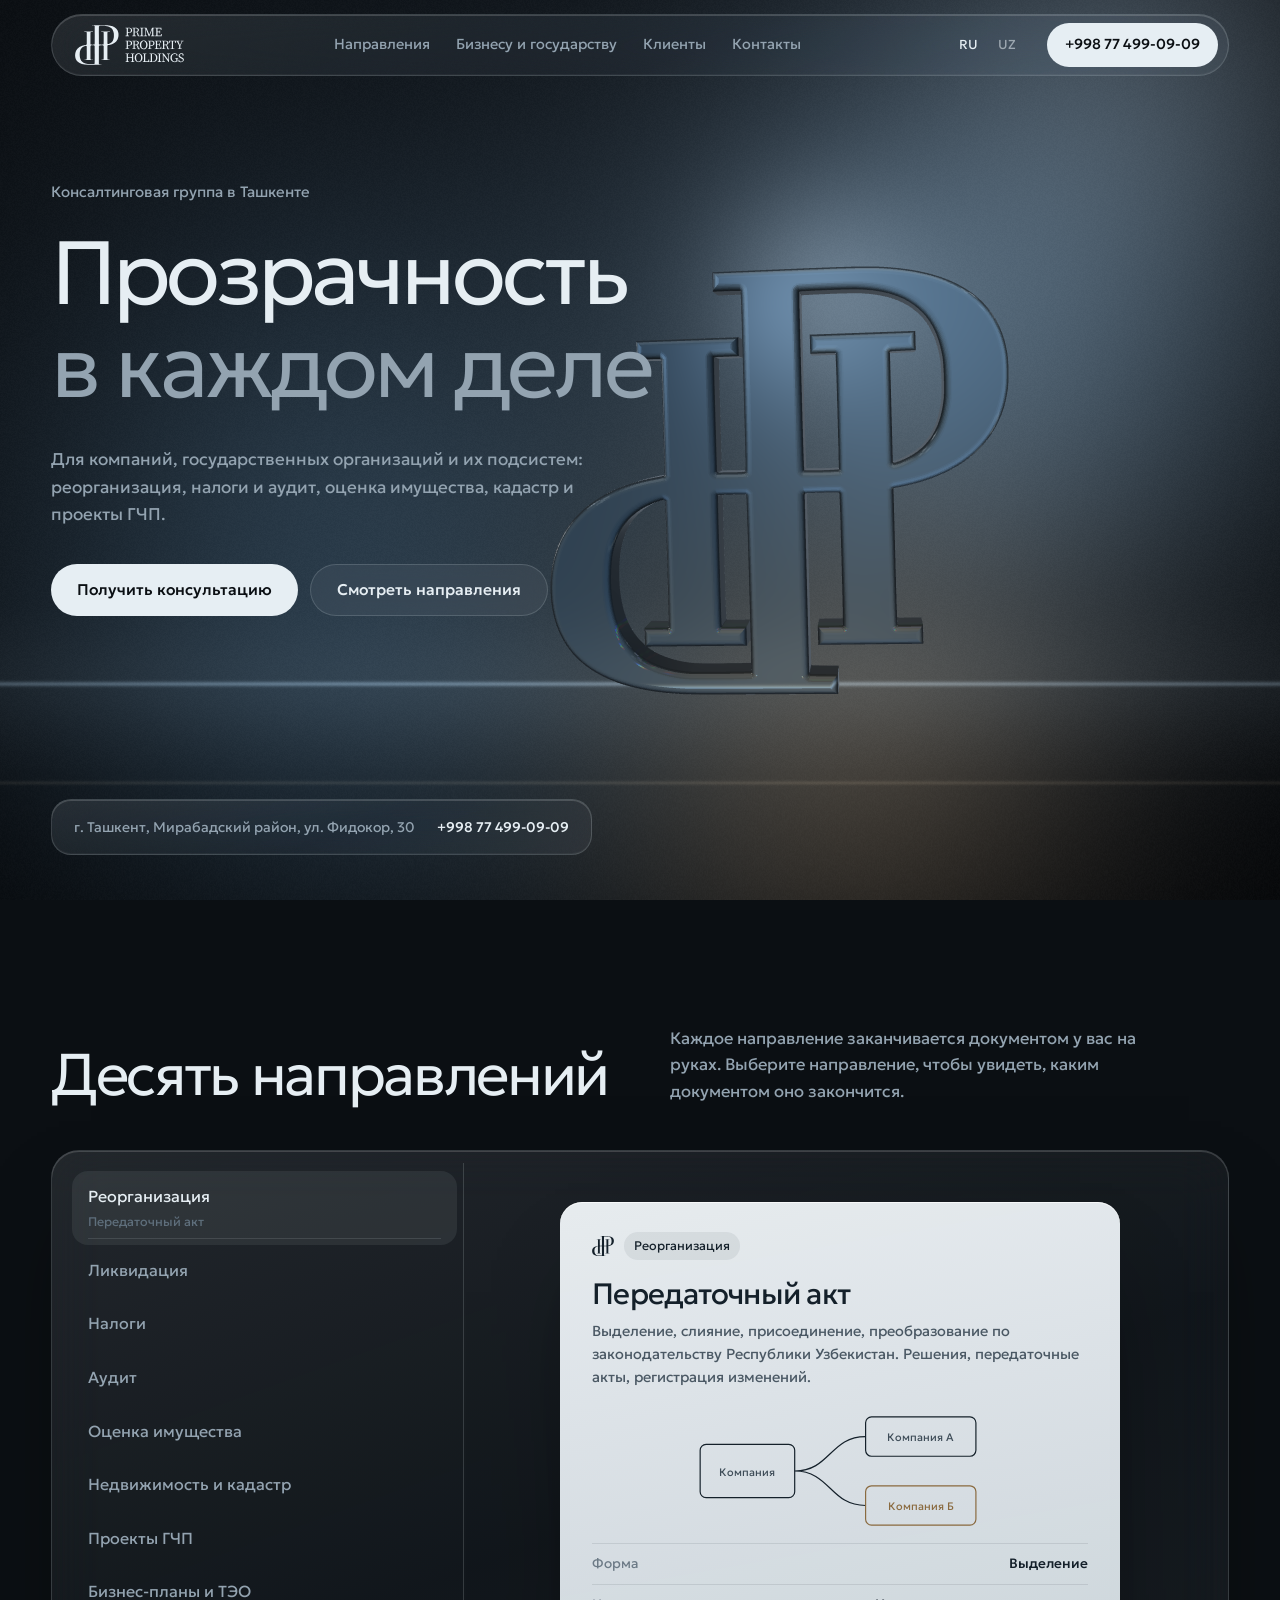
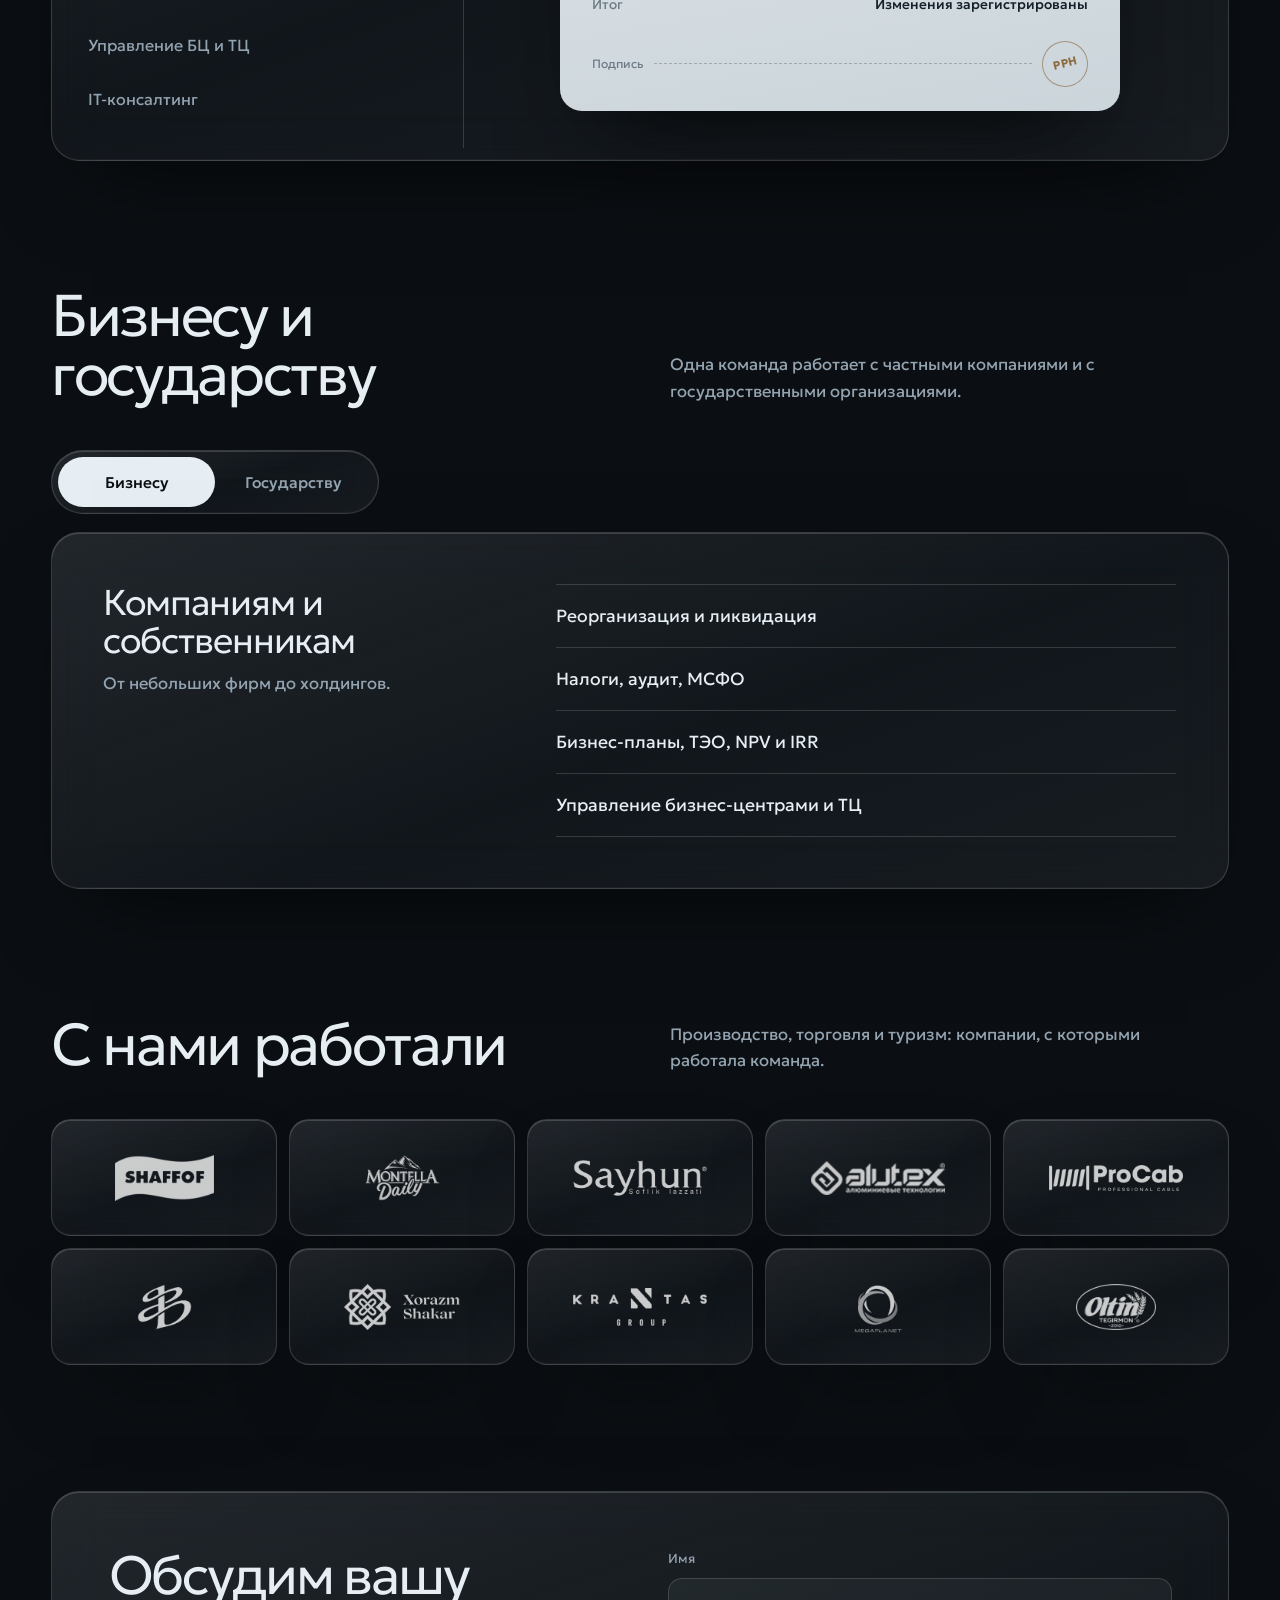
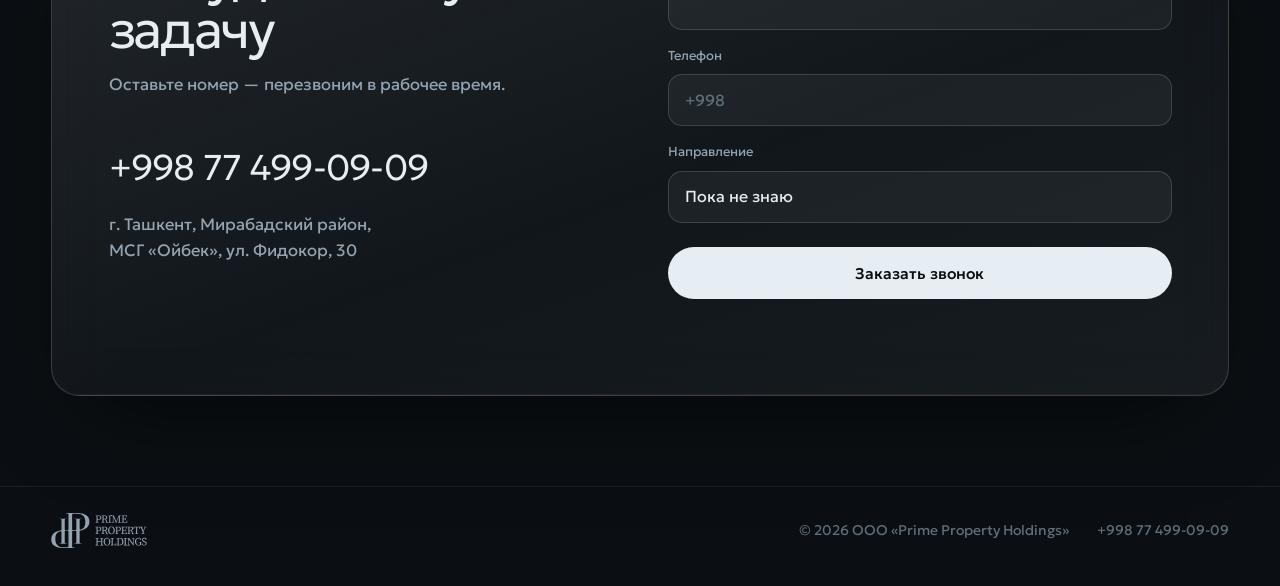
<file: v2/index.html>
<!doctype html>
<html lang="ru">
<head>
<meta charset="utf-8">
<meta name="viewport" content="width=device-width, initial-scale=1, viewport-fit=cover">
<title>Prime Property Holdings — консалтинг для бизнеса и государства</title>
<meta name="description" content="Консалтинг для бизнеса, государственных организаций и их подсистем: реорганизация и ликвидация, налоги и аудит, оценка имущества, кадастр, бизнес-планы и проекты ГЧП. Ташкент, Узбекистан.">
<link rel="icon" href="img/pph-mark.svg" type="image/svg+xml">
<link rel="preload" href="fonts/geologica-cyrillic-300-normal.woff2" as="font" type="font/woff2" crossorigin>
<link rel="preload" href="fonts/geologica-cyrillic-400-normal.woff2" as="font" type="font/woff2" crossorigin>
<link rel="stylesheet" href="g.css">
<meta name="theme-color" content="#0b0f13">
<link rel="preload" as="image" href="img/g-poster.avif" type="image/avif" media="(min-width: 700px)">
<link rel="preload" as="image" href="img/g-poster-m.avif" type="image/avif" media="(max-width: 699px)">
<style id="pph-back-css">html,body{overflow-x:clip}</style></head>
<body id="top">
<div class="field" aria-hidden="true">
  <picture class="field__poster">
    <source media="(max-aspect-ratio: 4/5)" srcset="img/g-poster-m.avif" type="image/avif">
    <source media="(max-aspect-ratio: 4/5)" srcset="img/g-poster-m.webp" type="image/webp">
    <source srcset="img/g-poster.avif" type="image/avif">
    <source srcset="img/g-poster.webp" type="image/webp">
    <img src="img/g-poster.jpg" alt="" decoding="async" fetchpriority="high">
  </picture>
  <canvas class="field__gl"></canvas>
</div>

<header class="nav">
  <div class="nav__bar glass">
    <a class="nav__logo" href="#top" aria-label="Prime Property Holdings — на главную"><span class="logo" aria-hidden="true"></span></a>
    <nav class="nav__links" aria-label="Разделы">
      <a href="#services">Направления</a><a href="#sectors">Бизнесу и государству</a><a href="#clients">Клиенты</a><a href="#contact">Контакты</a>
    </nav>
    <div class="lang" role="group" aria-label="Язык"><a data-lang="ru" href="?lang=ru">RU</a><a data-lang="uz" href="?lang=uz">UZ</a></div>
    <a class="nav__tel" href="tel:+998774990909" aria-label="Позвонить">+998 77 499-09-09</a>
  </div>
</header>

<main>
  <section class="hero" data-pose="hero">
    <div class="hero__copy">
      <p class="hero__kick">Консалтинговая группа в Ташкенте</p>
      <h1 class="hero__title"><span class="ln"><span>Прозрачность</span></span><span class="ln"><span>в каждом деле</span></span></h1>
      <p class="hero__lead">Для компаний, государственных организаций и их подсистем: реорганизация, налоги и аудит, оценка имущества, кадастр и проекты ГЧП.</p>
      <div class="hero__cta">
        <a class="btn btn--ice" href="#contact">Получить консультацию</a>
        <a class="btn btn--glass" href="#services">Смотреть направления</a>
      </div>
    </div>
    <a class="hero__addr glass" href="#contact">
      <span>г. Ташкент, Мирабадский район, ул. Фидокор, 30</span>
      <b>+998 77 499-09-09</b>
    </a>
  </section>

  <section class="svc" id="services" data-pose="svc">
    <header class="sh" data-rv>
      <h2>Десять направлений</h2>
      <p>Каждое направление заканчивается документом у вас на руках. Выберите направление, чтобы увидеть, каким документом оно закончится.</p>
    </header>
    <div class="svc__ui glass" data-rv>
      <div class="svc__rail" role="tablist" aria-label="Направления">
      <button class="svc__tab" role="tab" id="t1" aria-controls="p1" aria-selected="true" tabindex="0"><span class="svc__name">Реорганизация</span><span class="svc__doc">Передаточный акт</span><i class="svc__bar" aria-hidden="true"></i></button>
      <button class="svc__tab" role="tab" id="t2" aria-controls="p2" aria-selected="false" tabindex="-1"><span class="svc__name">Ликвидация</span><span class="svc__doc">Выписка об исключении из реестра</span><i class="svc__bar" aria-hidden="true"></i></button>
      <button class="svc__tab" role="tab" id="t3" aria-controls="p3" aria-selected="false" tabindex="-1"><span class="svc__name">Налоги</span><span class="svc__doc">Возражение на акт проверки</span><i class="svc__bar" aria-hidden="true"></i></button>
      <button class="svc__tab" role="tab" id="t4" aria-controls="p4" aria-selected="false" tabindex="-1"><span class="svc__name">Аудит</span><span class="svc__doc">Аудиторское заключение</span><i class="svc__bar" aria-hidden="true"></i></button>
      <button class="svc__tab" role="tab" id="t5" aria-controls="p5" aria-selected="false" tabindex="-1"><span class="svc__name">Оценка имущества</span><span class="svc__doc">Отчёт об оценке</span><i class="svc__bar" aria-hidden="true"></i></button>
      <button class="svc__tab" role="tab" id="t6" aria-controls="p6" aria-selected="false" tabindex="-1"><span class="svc__name">Недвижимость и кадастр</span><span class="svc__doc">Кадастровый паспорт</span><i class="svc__bar" aria-hidden="true"></i></button>
      <button class="svc__tab" role="tab" id="t7" aria-controls="p7" aria-selected="false" tabindex="-1"><span class="svc__name">Проекты ГЧП</span><span class="svc__doc">Соглашение о ГЧП</span><i class="svc__bar" aria-hidden="true"></i></button>
      <button class="svc__tab" role="tab" id="t8" aria-controls="p8" aria-selected="false" tabindex="-1"><span class="svc__name">Бизнес-планы и ТЭО</span><span class="svc__doc">ТЭО для банка</span><i class="svc__bar" aria-hidden="true"></i></button>
      <button class="svc__tab" role="tab" id="t9" aria-controls="p9" aria-selected="false" tabindex="-1"><span class="svc__name">Управление БЦ и ТЦ</span><span class="svc__doc">Отчёт управляющего</span><i class="svc__bar" aria-hidden="true"></i></button>
      <button class="svc__tab" role="tab" id="t10" aria-controls="p10" aria-selected="false" tabindex="-1"><span class="svc__name">IT-консалтинг</span><span class="svc__doc">Схема интеграции</span><i class="svc__bar" aria-hidden="true"></i></button>
      </div>
      <div class="svc__stage">
      <article class="sheet" role="tabpanel" id="p1" aria-labelledby="t1">
          <header class="sheet__top"><span class="sheet__mark" aria-hidden="true"></span><span class="sheet__chip">Реорганизация</span></header>
          <h3 class="sheet__title">Передаточный акт</h3>
          <p class="sheet__text">Выделение, слияние, присоединение, преобразование по законодательству Республики Узбекистан. Решения, передаточные акты, регистрация изменений.</p>
          <div class="sheet__fig"><span class="ru"><svg class="fig" viewBox="0 0 320 132" aria-hidden="true"><rect x="18" y="38" width="96" height="54" rx="6"/><text x="66" y="70" text-anchor="middle">Компания</text>
        <path d="M114 65 C150 65 150 30 186 30 M114 65 C150 65 150 100 186 100"/>
        <rect x="186" y="10" width="112" height="40" rx="6"/><text x="242" y="35" text-anchor="middle">Компания А</text>
        <rect x="186" y="80" width="112" height="40" rx="6" stroke="#1f3cff"/><text fill="#1f3cff" x="242" y="105" text-anchor="middle">Компания Б</text></svg></span><span class="uz"><svg class="fig" viewBox="0 0 320 132" aria-hidden="true"><rect x="18" y="38" width="96" height="54" rx="6"/><text x="66" y="70" text-anchor="middle">Kompaniya</text>
        <path d="M114 65 C150 65 150 30 186 30 M114 65 C150 65 150 100 186 100"/>
        <rect x="186" y="10" width="112" height="40" rx="6"/><text x="242" y="35" text-anchor="middle">Kompaniya A</text>
        <rect x="186" y="80" width="112" height="40" rx="6" stroke="#1f3cff"/><text fill="#1f3cff" x="242" y="105" text-anchor="middle">Kompaniya B</text></svg></span></div>
          <dl class="sheet__rows"><div><dt>Форма</dt><dd>Выделение</dd></div><div><dt>Итог</dt><dd>Изменения зарегистрированы</dd></div></dl>
          <footer class="sheet__sign"><span>Подпись</span><i></i><b>PPH</b></footer>
        </article>
      <article class="sheet" role="tabpanel" id="p2" aria-labelledby="t2" hidden>
          <header class="sheet__top"><span class="sheet__mark" aria-hidden="true"></span><span class="sheet__chip">Ликвидация</span></header>
          <h3 class="sheet__title">Выписка об исключении из реестра</h3>
          <p class="sheet__text">Полный цикл добровольной ликвидации в Узбекистане: от решения участников до исключения из государственного реестра.</p>
          <div class="sheet__fig"><span class="ru"><svg class="fig" viewBox="0 0 320 132" aria-hidden="true"><circle cx="22" cy="18" r="7" /><path d="M18.5 18l2.5 2.5 4.5-5" stroke="#0d0d0d"/><text x="40" y="22" text-anchor="start">Решение участников</text><path d="M22 25v16" stroke-dasharray="2 3"/><circle cx="22" cy="48" r="7" /><path d="M18.5 48l2.5 2.5 4.5-5" stroke="#0d0d0d"/><text x="40" y="52" text-anchor="start">Ликвидационная комиссия</text><path d="M22 55v16" stroke-dasharray="2 3"/><circle cx="22" cy="78" r="7" /><path d="M18.5 78l2.5 2.5 4.5-5" stroke="#0d0d0d"/><text x="40" y="82" text-anchor="start">Расчёты с кредиторами</text><path d="M22 85v16" stroke-dasharray="2 3"/><circle cx="22" cy="108" r="7" fill="#1f3cff" stroke="#1f3cff"/><path d="M18.5 108l2.5 2.5 4.5-5" stroke="#fff"/><text x="40" y="112" text-anchor="start">Исключение из реестра</text></svg></span><span class="uz"><svg class="fig" viewBox="0 0 320 132" aria-hidden="true"><circle cx="22" cy="18" r="7" /><path d="M18.5 18l2.5 2.5 4.5-5" stroke="#0d0d0d"/><text x="40" y="22" text-anchor="start">Ishtirokchilar qarori</text><path d="M22 25v16" stroke-dasharray="2 3"/><circle cx="22" cy="48" r="7" /><path d="M18.5 48l2.5 2.5 4.5-5" stroke="#0d0d0d"/><text x="40" y="52" text-anchor="start">Tugatish komissiyasi</text><path d="M22 55v16" stroke-dasharray="2 3"/><circle cx="22" cy="78" r="7" /><path d="M18.5 78l2.5 2.5 4.5-5" stroke="#0d0d0d"/><text x="40" y="82" text-anchor="start">Kreditorlar bilan hisob-kitob</text><path d="M22 85v16" stroke-dasharray="2 3"/><circle cx="22" cy="108" r="7" fill="#1f3cff" stroke="#1f3cff"/><path d="M18.5 108l2.5 2.5 4.5-5" stroke="#fff"/><text x="40" y="112" text-anchor="start">Reyestrdan chiqarish</text></svg></span></div>
          <dl class="sheet__rows"><div><dt>Начало</dt><dd>Решение участников</dd></div><div><dt>Итог</dt><dd>Компания исключена</dd></div></dl>
          <footer class="sheet__sign"><span>Подпись</span><i></i><b>PPH</b></footer>
        </article>
      <article class="sheet" role="tabpanel" id="p3" aria-labelledby="t3" hidden>
          <header class="sheet__top"><span class="sheet__mark" aria-hidden="true"></span><span class="sheet__chip">Налоги</span></header>
          <h3 class="sheet__title">Возражение на акт проверки</h3>
          <p class="sheet__text">Налоговое планирование по Налоговому кодексу Республики Узбекистан, сопровождение проверок Налогового комитета, возражения и обжалование решений.</p>
          <div class="sheet__fig"><span class="ru"><svg class="fig" viewBox="0 0 320 132" aria-hidden="true"><path d="M20 16h250" stroke-width="5" stroke="#e7e7e2" stroke-linecap="round"/><path d="M20 35h230" stroke-width="5" stroke="#e7e7e2" stroke-linecap="round"/><path d="M20 54h270" stroke-width="5" stroke="#e7e7e2" stroke-linecap="round"/><path d="M20 73h190" stroke-width="5" stroke="#e7e7e2" stroke-linecap="round"/><path d="M20 92h240" stroke-width="5" stroke="#e7e7e2" stroke-linecap="round"/><path d="M20 111h150" stroke-width="5" stroke="#e7e7e2" stroke-linecap="round"/><path d="M20 54h228" stroke-width="5" stroke="#1f3cff" stroke-opacity=".28" stroke-linecap="round"/><path d="M20 73h170" stroke-width="5" stroke="#1f3cff" stroke-opacity=".28" stroke-linecap="round"/>
        <path d="M262 54h22M262 54l8-6M262 54l8 6" stroke="#1f3cff"/><text x="296" y="58" text-anchor="middle">§</text></svg></span><span class="uz"><svg class="fig" viewBox="0 0 320 132" aria-hidden="true"><path d="M20 16h250" stroke-width="5" stroke="#e7e7e2" stroke-linecap="round"/><path d="M20 35h230" stroke-width="5" stroke="#e7e7e2" stroke-linecap="round"/><path d="M20 54h270" stroke-width="5" stroke="#e7e7e2" stroke-linecap="round"/><path d="M20 73h190" stroke-width="5" stroke="#e7e7e2" stroke-linecap="round"/><path d="M20 92h240" stroke-width="5" stroke="#e7e7e2" stroke-linecap="round"/><path d="M20 111h150" stroke-width="5" stroke="#e7e7e2" stroke-linecap="round"/><path d="M20 54h228" stroke-width="5" stroke="#1f3cff" stroke-opacity=".28" stroke-linecap="round"/><path d="M20 73h170" stroke-width="5" stroke="#1f3cff" stroke-opacity=".28" stroke-linecap="round"/>
        <path d="M262 54h22M262 54l8-6M262 54l8 6" stroke="#1f3cff"/><text x="296" y="58" text-anchor="middle">§</text></svg></span></div>
          <dl class="sheet__rows"><div><dt>Основание</dt><dd>Налоговый кодекс</dd></div><div><dt>Статус</dt><dd>Подано</dd></div></dl>
          <footer class="sheet__sign"><span>Подпись</span><i></i><b>PPH</b></footer>
        </article>
      <article class="sheet" role="tabpanel" id="p4" aria-labelledby="t4" hidden>
          <header class="sheet__top"><span class="sheet__mark" aria-hidden="true"></span><span class="sheet__chip">Аудит</span></header>
          <h3 class="sheet__title">Аудиторское заключение</h3>
          <p class="sheet__text">Обязательный и инициативный аудит, трансформация отчётности по МСФО, аудит государственных предприятий и компаний с долей государства.</p>
          <div class="sheet__fig"><span class="ru"><svg class="fig" viewBox="0 0 320 132" aria-hidden="true"><rect x="30" y="70" width="28" height="42" rx="3" fill="#ecece8" stroke="none"/><rect x="82" y="54" width="28" height="58" rx="3" fill="#ecece8" stroke="none"/><rect x="134" y="62" width="28" height="50" rx="3" fill="#ecece8" stroke="none"/><rect x="186" y="38" width="28" height="74" rx="3" fill="#ecece8" stroke="none"/><rect x="238" y="24" width="28" height="88" rx="3" fill="#1f3cff" stroke="#1f3cff"/><path d="M18 112h290"/><text x="30" y="126" text-anchor="start">2022</text><text x="238" y="126" text-anchor="start">МСФО</text></svg></span><span class="uz"><svg class="fig" viewBox="0 0 320 132" aria-hidden="true"><rect x="30" y="70" width="28" height="42" rx="3" fill="#ecece8" stroke="none"/><rect x="82" y="54" width="28" height="58" rx="3" fill="#ecece8" stroke="none"/><rect x="134" y="62" width="28" height="50" rx="3" fill="#ecece8" stroke="none"/><rect x="186" y="38" width="28" height="74" rx="3" fill="#ecece8" stroke="none"/><rect x="238" y="24" width="28" height="88" rx="3" fill="#1f3cff" stroke="#1f3cff"/><path d="M18 112h290"/><text x="30" y="126" text-anchor="start">2022</text><text x="238" y="126" text-anchor="start">MHXS</text></svg></span></div>
          <dl class="sheet__rows"><div><dt>Стандарт</dt><dd>МСФО</dd></div><div><dt>Для</dt><dd>Банк, инвестор</dd></div></dl>
          <footer class="sheet__sign"><span>Подпись</span><i></i><b>PPH</b></footer>
        </article>
      <article class="sheet" role="tabpanel" id="p5" aria-labelledby="t5" hidden>
          <header class="sheet__top"><span class="sheet__mark" aria-hidden="true"></span><span class="sheet__chip">Оценка имущества</span></header>
          <h3 class="sheet__title">Отчёт об оценке</h3>
          <p class="sheet__text">Недвижимость, оборудование, бизнес и государственное имущество — по Закону «Об оценочной деятельности» и национальным стандартам оценки. Отчёты для банков, судов и органов власти.</p>
          <div class="sheet__fig"><span class="ru"><svg class="fig" viewBox="0 0 320 132" aria-hidden="true"><path d="M18 110 C70 104 92 90 128 80 S196 58 228 44 S280 22 302 16"/><path d="M18 110 C70 104 92 90 128 80 S196 58 228 44" stroke="none"/>
        <circle cx="228" cy="44" r="5" fill="#1f3cff" stroke="#1f3cff"/><path d="M228 50v62" stroke-dasharray="2 3"/><text x="236" y="72" text-anchor="start">рыночная стоимость</text><path d="M18 112h290"/></svg></span><span class="uz"><svg class="fig" viewBox="0 0 320 132" aria-hidden="true"><path d="M18 110 C70 104 92 90 128 80 S196 58 228 44 S280 22 302 16"/><path d="M18 110 C70 104 92 90 128 80 S196 58 228 44" stroke="none"/>
        <circle cx="228" cy="44" r="5" fill="#1f3cff" stroke="#1f3cff"/><path d="M228 50v62" stroke-dasharray="2 3"/><text x="236" y="72" text-anchor="start">bozor qiymati</text><path d="M18 112h290"/></svg></span></div>
          <dl class="sheet__rows"><div><dt>Объект</dt><dd>Бизнес-центр</dd></div><div><dt>Цель</dt><dd>Залог в банке</dd></div></dl>
          <footer class="sheet__sign"><span>Подпись</span><i></i><b>PPH</b></footer>
        </article>
      <article class="sheet" role="tabpanel" id="p6" aria-labelledby="t6" hidden>
          <header class="sheet__top"><span class="sheet__mark" aria-hidden="true"></span><span class="sheet__chip">Недвижимость и кадастр</span></header>
          <h3 class="sheet__title">Кадастровый паспорт</h3>
          <p class="sheet__text">Проектно-сметная документация, приёмка объектов в эксплуатацию, кадастровые паспорта и регистрация прав в Агентстве по кадастру.</p>
          <div class="sheet__fig"><span class="ru"><svg class="fig" viewBox="0 0 320 132" aria-hidden="true"><path d="M60 96 L96 22 L214 14 L262 76 L170 112 Z"/><path d="M60 96 L96 22 L214 14 L262 76 L170 112 Z" fill="#1f3cff" fill-opacity=".07" stroke="none"/>
        <circle cx="60" cy="96" r="3.5" fill="#fff"/><text x="52" y="110" text-anchor="end">1</text><circle cx="96" cy="22" r="3.5" fill="#fff"/><text x="88" y="18" text-anchor="end">2</text><circle cx="214" cy="14" r="3.5" fill="#fff"/><text x="222" y="10" text-anchor="start">3</text><circle cx="262" cy="76" r="3.5" fill="#fff"/><text x="270" y="90" text-anchor="start">4</text><circle cx="170" cy="112" r="3.5" fill="#fff"/><text x="178" y="126" text-anchor="start">5</text>
        <rect x="128" y="50" width="62" height="34" rx="2" stroke="#1f3cff"/></svg></span><span class="uz"><svg class="fig" viewBox="0 0 320 132" aria-hidden="true"><path d="M60 96 L96 22 L214 14 L262 76 L170 112 Z"/><path d="M60 96 L96 22 L214 14 L262 76 L170 112 Z" fill="#1f3cff" fill-opacity=".07" stroke="none"/>
        <circle cx="60" cy="96" r="3.5" fill="#fff"/><text x="52" y="110" text-anchor="end">1</text><circle cx="96" cy="22" r="3.5" fill="#fff"/><text x="88" y="18" text-anchor="end">2</text><circle cx="214" cy="14" r="3.5" fill="#fff"/><text x="222" y="10" text-anchor="start">3</text><circle cx="262" cy="76" r="3.5" fill="#fff"/><text x="270" y="90" text-anchor="start">4</text><circle cx="170" cy="112" r="3.5" fill="#fff"/><text x="178" y="126" text-anchor="start">5</text>
        <rect x="128" y="50" width="62" height="34" rx="2" stroke="#1f3cff"/></svg></span></div>
          <dl class="sheet__rows"><div><dt>Район</dt><dd>Мирабадский</dd></div><div><dt>Назначение</dt><dd>Коммерческое</dd></div></dl>
          <footer class="sheet__sign"><span>Подпись</span><i></i><b>PPH</b></footer>
        </article>
      <article class="sheet" role="tabpanel" id="p7" aria-labelledby="t7" hidden>
          <header class="sheet__top"><span class="sheet__mark" aria-hidden="true"></span><span class="sheet__chip">Проекты ГЧП</span></header>
          <h3 class="sheet__title">Соглашение о ГЧП</h3>
          <p class="sheet__text">По Закону «О государственно-частном партнёрстве»: концепция, финансовая модель, конкурсная документация и сопровождение до подписания соглашения.</p>
          <div class="sheet__fig"><span class="ru"><svg class="fig" viewBox="0 0 320 132" aria-hidden="true"><text x="18" y="22" text-anchor="start">Концепция</text><path d="M18 31h272" stroke="#e7e7e2"/><path d="M276 17l4 4 8-8"/><text x="18" y="50" text-anchor="start">Финансовая модель</text><path d="M18 59h272" stroke="#e7e7e2"/><path d="M276 45l4 4 8-8"/><text x="18" y="78" text-anchor="start">Конкурсная документация</text><path d="M18 87h272" stroke="#e7e7e2"/><path d="M276 73l4 4 8-8"/><text x="18" y="106" text-anchor="start">Подписание соглашения</text><path d="M18 115h272" stroke="#e7e7e2"/><circle cx="282" cy="102" r="6" fill="#1f3cff" stroke="#1f3cff"/></svg></span><span class="uz"><svg class="fig" viewBox="0 0 320 132" aria-hidden="true"><text x="18" y="22" text-anchor="start">Konsepsiya</text><path d="M18 31h272" stroke="#e7e7e2"/><path d="M276 17l4 4 8-8"/><text x="18" y="50" text-anchor="start">Moliyaviy model</text><path d="M18 59h272" stroke="#e7e7e2"/><path d="M276 45l4 4 8-8"/><text x="18" y="78" text-anchor="start">Tanlov hujjatlari</text><path d="M18 87h272" stroke="#e7e7e2"/><path d="M276 73l4 4 8-8"/><text x="18" y="106" text-anchor="start">Kelishuvni imzolash</text><path d="M18 115h272" stroke="#e7e7e2"/><circle cx="282" cy="102" r="6" fill="#1f3cff" stroke="#1f3cff"/></svg></span></div>
          <dl class="sheet__rows"><div><dt>Стороны</dt><dd>Государство и бизнес</dd></div><div><dt>Этап</dt><dd>Подписание</dd></div></dl>
          <footer class="sheet__sign"><span>Подпись</span><i></i><b>PPH</b></footer>
        </article>
      <article class="sheet" role="tabpanel" id="p8" aria-labelledby="t8" hidden>
          <header class="sheet__top"><span class="sheet__mark" aria-hidden="true"></span><span class="sheet__chip">Бизнес-планы и ТЭО</span></header>
          <h3 class="sheet__title">ТЭО для банка</h3>
          <p class="sheet__text">Документы, которые принимают банки Узбекистана, инвесторы и государственные программы поддержки.</p>
          <div class="sheet__fig"><span class="ru"><svg class="fig" viewBox="0 0 320 132" aria-hidden="true"><rect x="28" y="62" width="24" height="40" rx="2" fill="#ecece8" stroke="none"/><rect x="74" y="62" width="24" height="26" rx="2" fill="#ecece8" stroke="none"/><rect x="120" y="52" width="24" height="10" rx="2" fill="#1f3cff" fill-opacity="0.57" stroke="none"/><rect x="166" y="36" width="24" height="26" rx="2" fill="#1f3cff" fill-opacity="0.6799999999999999" stroke="none"/><rect x="212" y="26" width="24" height="36" rx="2" fill="#1f3cff" fill-opacity="0.79" stroke="none"/><rect x="258" y="18" width="24" height="44" rx="2" fill="#1f3cff" fill-opacity="0.9" stroke="none"/><path d="M18 62h290"/><path d="M40 102 C120 100 150 64 200 44 S280 22 300 18" stroke="#1f3cff"/><text x="18" y="124" text-anchor="start">NPV · IRR</text></svg></span><span class="uz"><svg class="fig" viewBox="0 0 320 132" aria-hidden="true"><rect x="28" y="62" width="24" height="40" rx="2" fill="#ecece8" stroke="none"/><rect x="74" y="62" width="24" height="26" rx="2" fill="#ecece8" stroke="none"/><rect x="120" y="52" width="24" height="10" rx="2" fill="#1f3cff" fill-opacity="0.57" stroke="none"/><rect x="166" y="36" width="24" height="26" rx="2" fill="#1f3cff" fill-opacity="0.6799999999999999" stroke="none"/><rect x="212" y="26" width="24" height="36" rx="2" fill="#1f3cff" fill-opacity="0.79" stroke="none"/><rect x="258" y="18" width="24" height="44" rx="2" fill="#1f3cff" fill-opacity="0.9" stroke="none"/><path d="M18 62h290"/><path d="M40 102 C120 100 150 64 200 44 S280 22 300 18" stroke="#1f3cff"/><text x="18" y="124" text-anchor="start">NPV · IRR</text></svg></span></div>
          <dl class="sheet__rows"><div><dt>Показатели</dt><dd>NPV, IRR, окупаемость</dd></div><div><dt>Для</dt><dd>Банк, госпрограмма</dd></div></dl>
          <footer class="sheet__sign"><span>Подпись</span><i></i><b>PPH</b></footer>
        </article>
      <article class="sheet" role="tabpanel" id="p9" aria-labelledby="t9" hidden>
          <header class="sheet__top"><span class="sheet__mark" aria-hidden="true"></span><span class="sheet__chip">Управление БЦ и ТЦ</span></header>
          <h3 class="sheet__title">Отчёт управляющего</h3>
          <p class="sheet__text">Коммерческое и финансовое управление бизнес-центрами и торговыми центрами в Ташкенте и регионах: арендаторы, бюджет, отчётность.</p>
          <div class="sheet__fig"><span class="ru"><svg class="fig" viewBox="0 0 320 132" aria-hidden="true"><rect x="18" y="10" width="44" height="34" rx="2" fill="#ecece8" stroke="none"/><rect x="66" y="10" width="44" height="34" rx="2" fill="#ecece8" stroke="none"/><rect x="114" y="10" width="44" height="34" rx="2" fill="#ecece8" stroke="none"/><rect x="162" y="10" width="44" height="34" rx="2" stroke="#1f3cff" stroke-dasharray="3 3"/><rect x="210" y="10" width="44" height="34" rx="2" fill="#ecece8" stroke="none"/><rect x="258" y="10" width="44" height="34" rx="2" fill="#ecece8" stroke="none"/><rect x="18" y="48" width="44" height="34" rx="2" fill="#ecece8" stroke="none"/><rect x="66" y="48" width="44" height="34" rx="2" fill="#ecece8" stroke="none"/><rect x="114" y="48" width="44" height="34" rx="2" fill="#ecece8" stroke="none"/><rect x="162" y="48" width="44" height="34" rx="2" fill="#ecece8" stroke="none"/><rect x="210" y="48" width="44" height="34" rx="2" stroke="#1f3cff" stroke-dasharray="3 3"/><rect x="258" y="48" width="44" height="34" rx="2" fill="#ecece8" stroke="none"/><rect x="18" y="86" width="44" height="34" rx="2" fill="#ecece8" stroke="none"/><rect x="66" y="86" width="44" height="34" rx="2" fill="#ecece8" stroke="none"/><rect x="114" y="86" width="44" height="34" rx="2" fill="#ecece8" stroke="none"/><rect x="162" y="86" width="44" height="34" rx="2" fill="#ecece8" stroke="none"/><rect x="210" y="86" width="44" height="34" rx="2" fill="#ecece8" stroke="none"/><rect x="258" y="86" width="44" height="34" rx="2" stroke="#1f3cff" stroke-dasharray="3 3"/></svg></span><span class="uz"><svg class="fig" viewBox="0 0 320 132" aria-hidden="true"><rect x="18" y="10" width="44" height="34" rx="2" fill="#ecece8" stroke="none"/><rect x="66" y="10" width="44" height="34" rx="2" fill="#ecece8" stroke="none"/><rect x="114" y="10" width="44" height="34" rx="2" fill="#ecece8" stroke="none"/><rect x="162" y="10" width="44" height="34" rx="2" stroke="#1f3cff" stroke-dasharray="3 3"/><rect x="210" y="10" width="44" height="34" rx="2" fill="#ecece8" stroke="none"/><rect x="258" y="10" width="44" height="34" rx="2" fill="#ecece8" stroke="none"/><rect x="18" y="48" width="44" height="34" rx="2" fill="#ecece8" stroke="none"/><rect x="66" y="48" width="44" height="34" rx="2" fill="#ecece8" stroke="none"/><rect x="114" y="48" width="44" height="34" rx="2" fill="#ecece8" stroke="none"/><rect x="162" y="48" width="44" height="34" rx="2" fill="#ecece8" stroke="none"/><rect x="210" y="48" width="44" height="34" rx="2" stroke="#1f3cff" stroke-dasharray="3 3"/><rect x="258" y="48" width="44" height="34" rx="2" fill="#ecece8" stroke="none"/><rect x="18" y="86" width="44" height="34" rx="2" fill="#ecece8" stroke="none"/><rect x="66" y="86" width="44" height="34" rx="2" fill="#ecece8" stroke="none"/><rect x="114" y="86" width="44" height="34" rx="2" fill="#ecece8" stroke="none"/><rect x="162" y="86" width="44" height="34" rx="2" fill="#ecece8" stroke="none"/><rect x="210" y="86" width="44" height="34" rx="2" fill="#ecece8" stroke="none"/><rect x="258" y="86" width="44" height="34" rx="2" stroke="#1f3cff" stroke-dasharray="3 3"/></svg></span></div>
          <dl class="sheet__rows"><div><dt>Объект</dt><dd>Торговый центр</dd></div><div><dt>Период</dt><dd>Квартал</dd></div></dl>
          <footer class="sheet__sign"><span>Подпись</span><i></i><b>PPH</b></footer>
        </article>
      <article class="sheet" role="tabpanel" id="p10" aria-labelledby="t10" hidden>
          <header class="sheet__top"><span class="sheet__mark" aria-hidden="true"></span><span class="sheet__chip">IT-консалтинг</span></header>
          <h3 class="sheet__title">Схема интеграции</h3>
          <p class="sheet__text">1С и ERP, электронный документооборот, интеграция с государственными информационными системами и Единым порталом интерактивных госуслуг.</p>
          <div class="sheet__fig"><span class="ru"><svg class="fig" viewBox="0 0 320 132" aria-hidden="true"><rect x="16" y="46" width="70" height="38" rx="19"/><text x="51" y="69" text-anchor="middle">1С</text>
        <rect x="124" y="46" width="70" height="38" rx="19"/><text x="159" y="69" text-anchor="middle">ERP</text>
        <rect x="232" y="16" width="80" height="38" rx="19" stroke="#1f3cff"/><text fill="#1f3cff" x="272" y="39" text-anchor="middle">ГосИС</text>
        <rect x="232" y="78" width="80" height="38" rx="19"/><text x="272" y="101" text-anchor="middle">ЭДО</text>
        <path d="M86 65h38M194 60 C214 60 214 35 232 35M194 70 C214 70 214 97 232 97"/></svg></span><span class="uz"><svg class="fig" viewBox="0 0 320 132" aria-hidden="true"><rect x="16" y="46" width="70" height="38" rx="19"/><text x="51" y="69" text-anchor="middle">1С</text>
        <rect x="124" y="46" width="70" height="38" rx="19"/><text x="159" y="69" text-anchor="middle">ERP</text>
        <rect x="232" y="16" width="80" height="38" rx="19" stroke="#1f3cff"/><text fill="#1f3cff" x="272" y="39" text-anchor="middle">DAT</text>
        <rect x="232" y="78" width="80" height="38" rx="19"/><text x="272" y="101" text-anchor="middle">EHA</text>
        <path d="M86 65h38M194 60 C214 60 214 35 232 35M194 70 C214 70 214 97 232 97"/></svg></span></div>
          <dl class="sheet__rows"><div><dt>Системы</dt><dd>1С, ERP, ЭДО</dd></div><div><dt>Связь</dt><dd>Госсистемы</dd></div></dl>
          <footer class="sheet__sign"><span>Подпись</span><i></i><b>PPH</b></footer>
        </article>
      </div>
    </div>
  </section>

  <section class="sec" id="sectors" data-pose="sec">
    <header class="sh" data-rv>
      <h2>Бизнесу и государству</h2>
      <p>Одна команда работает с частными компаниями и с государственными организациями.</p>
    </header>
    <div class="seg glass" role="tablist" aria-label="Сектор" data-rv>
      <button role="tab" id="sb" aria-controls="pb" aria-selected="true">Бизнесу</button>
      <button role="tab" id="sg" aria-controls="pg" aria-selected="false" tabindex="-1">Государству</button>
      <i class="seg__thumb" aria-hidden="true"></i>
    </div>
    <div class="sec__panels" data-rv>
      <article class="sec__panel glass" role="tabpanel" id="pb" aria-labelledby="sb">
        <div><h3>Компаниям и собственникам</h3><p>От небольших фирм до холдингов.</p></div>
        <ul><li>Реорганизация и ликвидация</li><li>Налоги, аудит, МСФО</li><li>Бизнес-планы, ТЭО, NPV и IRR</li><li>Управление бизнес-центрами и ТЦ</li></ul>
      </article>
      <article class="sec__panel glass" role="tabpanel" id="pg" aria-labelledby="sg" hidden>
        <div><h3>Государственным организациям</h3><p>Предприятиям и их подсистемам.</p></div>
        <ul><li>Проекты государственно-частного партнёрства</li><li>Оценка государственного имущества</li><li>Кадастр и регистрация прав</li><li>Интеграция с государственными информационными системами</li></ul>
      </article>
    </div>
  </section>

  <section class="cl" id="clients" data-pose="cl">
    <header class="sh" data-rv>
      <h2>С нами работали</h2>
      <p>Производство, торговля и туризм: компании, с которыми работала команда.</p>
    </header>
    <ul class="cl__grid">
      <li class="glass" data-rv style="--i:0"><img src="img/logos/shaffof.webp" alt="Shaffof" loading="lazy" decoding="async"></li>
      <li class="glass" data-rv style="--i:1"><img src="img/logos/montella.webp" alt="Montella Daily" loading="lazy" decoding="async"></li>
      <li class="glass" data-rv style="--i:2"><img src="img/logos/sayhun.webp" alt="Sayhun" loading="lazy" decoding="async"></li>
      <li class="glass" data-rv style="--i:3"><img src="img/logos/alutex.webp" alt="Alutex" loading="lazy" decoding="async"></li>
      <li class="glass" data-rv style="--i:4"><img src="img/logos/procab.webp" alt="ProCab" loading="lazy" decoding="async"></li>
      <li class="glass" data-rv style="--i:5"><img src="img/logos/beldersoy.webp" alt="Beldersoy" loading="lazy" decoding="async"></li>
      <li class="glass" data-rv style="--i:6"><img src="img/logos/xorazmshakar.webp" alt="Xorazm Shakar" loading="lazy" decoding="async"></li>
      <li class="glass" data-rv style="--i:7"><img src="img/logos/krantas.webp" alt="Krantas Group" loading="lazy" decoding="async"></li>
      <li class="glass" data-rv style="--i:8"><img src="img/logos/megaplanet.webp" alt="Megaplanet" loading="lazy" decoding="async"></li>
      <li class="glass" data-rv style="--i:9"><img src="img/logos/oltintegirmon.webp" alt="Oltin Tegirmon" loading="lazy" decoding="async"></li>
    </ul>
  </section>

  <section class="ct" id="contact" data-pose="ct">
    <div class="ct__card glass" data-rv>
      <div class="ct__side">
        <h2>Обсудим вашу задачу</h2>
        <p>Оставьте номер — перезвоним в рабочее время.</p>
        <a class="ct__tel" href="tel:+998774990909">+998 77 499-09-09</a>
        <p class="ct__addr">г. Ташкент, Мирабадский район,<br>МСГ «Ойбек», ул. Фидокор, 30</p>
      </div>
      <form class="ct__form" name="consult" method="POST" action="/" data-netlify="true" data-pph-form novalidate>
  <input type="hidden" name="form-name" value="consult">
  <label class="fld"><span>Имя</span><input name="name" autocomplete="name"></label>
  <label class="fld"><span>Телефон</span><input name="phone" type="tel" inputmode="tel" autocomplete="tel" placeholder="+998" required></label>
  <label class="fld"><span>Направление</span>
    <select name="topic"><option>Пока не знаю</option><option>Реорганизация</option><option>Ликвидация</option><option>Налоги</option><option>Аудит</option><option>Оценка имущества</option><option>Недвижимость и кадастр</option><option>Проекты ГЧП</option><option>Бизнес-планы и ТЭО</option><option>Управление БЦ и ТЦ</option><option>IT-консалтинг</option></select>
  </label>
  <button class="btn ct__send" type="submit">Заказать звонок</button>
  <p class="ct__status" data-status role="status" aria-live="polite"></p>
</form>
    </div>
  </section>
</main>
<footer class="ft"><span class="logo" aria-hidden="true"></span><span>© 2026 ООО «Prime Property Holdings»</span><a href="tel:+998774990909">+998 77 499-09-09</a></footer>
<script type="application/json" class="mark-data">{"logos": ["img/logos/shaffof.webp", "img/logos/montella.webp", "img/logos/sayhun.webp", "img/logos/alutex.webp", "img/logos/procab.webp", "img/logos/beldersoy.webp", "img/logos/xorazmshakar.webp", "img/logos/krantas.webp", "img/logos/megaplanet.webp", "img/logos/oltintegirmon.webp"], "mark": "M284.5,876.9C183.3,873.3 107.7,850.7 61.3,810.0C22.2,775.9 2.0,726.3 2.0,664.5C2.0,627.7 9.3,593.6 23.5,564.5C55.6,498.3 125.7,454.6 224.6,439.0C248.0,435.3 252.0,433.8 256.5,426.5L259.5,421.7L259.5,294.1L259.5,166.5L257.1,162.3C255.7,159.9 252.9,156.8 250.7,155.3L246.7,152.5L226.3,152.2L206.0,151.9L206.0,147.4L206.0,143.0L300.5,143.0L395.0,143.0L395.0,147.5L395.0,152.0L375.6,152.0C361.1,152.0 355.4,152.4 352.9,153.4C348.8,155.1 343.5,160.5 342.1,164.3C341.3,166.2 341.0,206.4 341.0,292.2L341.0,417.3L343.5,421.6C345.1,424.3 347.9,427.0 350.8,428.7L355.5,431.5L385.3,431.8C418.9,432.2 422.9,431.6 428.9,425.8C435.5,419.4 435.0,434.7 435.0,221.5C435.0,30.3 435.0,26.9 433.0,23.1C430.6,18.3 426.0,14.4 421.2,13.0C419.2,12.5 407.9,12.0 396.2,12.0L375.0,12.0L375.0,7.0L375.0,2.0L519.8,2.0C662.9,2.0 689.7,2.5 720.0,5.5C806.3,14.2 866.2,36.5 906.4,75.0C934.3,101.7 950.8,135.3 957.6,179.0C960.3,196.5 960.1,235.8 957.2,253.7C953.2,278.6 947.4,297.2 937.8,316.4C906.9,378.6 844.5,419.8 753.5,437.8C745.2,439.5 736.2,441.1 733.3,441.5C726.2,442.4 719.8,446.6 717.1,452.2L715.0,456.6L715.0,602.8C715.0,703.6 715.3,749.7 716.1,751.7C717.6,755.7 721.8,759.9 726.5,762.1C729.9,763.7 733.1,764.0 749.8,764.0L769.0,764.0L769.0,768.5L769.0,773.0L674.0,773.0L579.0,773.0L579.0,768.5L579.0,764.0L598.2,764.0C614.9,764.0 618.1,763.7 621.5,762.1C626.2,759.9 630.4,755.7 631.9,751.7C632.7,749.7 633.0,704.5 633.0,605.9C633.0,466.0 633.0,462.8 631.0,459.1C628.6,454.3 624.0,450.4 619.2,449.0C616.7,448.2 603.0,448.0 577.8,448.2L540.2,448.5L535.8,451.5C533.2,453.4 530.7,456.2 529.3,459.0L527.2,463.5L526.8,658.0L526.5,852.5L528.6,856.5C531.1,861.1 533.1,863.0 538.0,865.6C541.1,867.3 544.4,867.5 564.2,867.8L587.0,868.2L587.0,873.1L587.0,878.0L446.2,877.8C368.8,877.8 296.1,877.3 284.5,876.9ZM422.7,859.9C426.5,858.5 431.9,853.2 433.6,849.3C434.8,846.6 435.0,815.2 435.0,654.6C435.0,522.0 434.7,462.3 433.9,460.3C432.5,456.5 427.2,451.1 423.3,449.4C420.8,448.3 413.1,448.0 388.0,448.0C362.9,448.0 355.2,448.3 352.7,449.4C348.8,451.1 343.5,456.5 342.1,460.3C341.3,462.3 341.0,507.7 341.0,606.1C341.0,746.0 341.0,749.2 343.0,752.9C345.4,757.7 350.0,761.6 354.8,763.0C356.8,763.5 366.7,764.0 376.8,764.0L395.0,764.0L395.0,768.5L395.0,773.0L300.5,773.0L206.0,773.0L206.0,768.5L206.0,764.0L224.8,764.0C240.7,764.0 244.1,763.7 247.5,762.1C252.1,760.0 257.6,754.2 258.7,750.2C259.7,746.7 259.7,473.3 258.7,469.8C256.9,463.1 247.3,456.1 240.2,456.0C233.4,456.0 210.3,463.5 195.1,470.6C163.4,485.6 137.7,510.7 124.1,540.1C111.8,566.7 106.2,592.5 104.1,631.5C102.5,660.9 104.5,691.7 109.6,717.0C120.5,770.2 147.1,809.4 188.4,832.9C213.1,846.9 247.5,856.8 282.5,859.8C297.5,861.2 419.2,861.2 422.7,859.9ZM620.8,430.5C625.5,428.5 628.7,425.5 631.1,420.8C632.9,417.2 633.0,413.0 633.0,292.1C633.0,206.2 632.7,166.2 631.9,164.3C630.5,160.5 626.3,156.2 621.8,153.9C618.5,152.2 615.8,152.0 598.5,152.0L579.0,152.0L579.0,147.5L579.0,143.0L674.0,143.0L769.0,143.0L769.0,147.4L769.0,151.9L748.2,152.2C727.9,152.5 727.2,152.6 723.8,155.0C721.8,156.3 719.0,159.2 717.6,161.4L715.0,165.4L715.0,286.0L715.0,406.6L717.9,411.2C721.4,416.7 727.5,420.0 734.2,420.0C743.3,420.0 769.9,408.9 786.5,398.2C802.6,387.9 817.3,373.3 827.6,357.5C842.3,334.9 850.4,311.4 855.7,276.0C858.3,259.0 858.3,199.8 855.7,182.0C850.9,148.9 842.6,123.2 829.6,101.6C821.6,88.3 815.5,80.7 803.9,69.5C772.6,39.4 729.0,23.2 668.0,19.0C647.2,17.6 545.2,17.7 540.9,19.1C535.6,20.9 531.0,24.9 528.9,29.4C527.1,33.4 527.0,40.1 527.0,225.3C527.0,411.9 527.1,417.2 528.9,420.8C531.3,425.4 534.5,428.4 539.0,430.4C544.3,432.7 615.3,432.7 620.8,430.5Z", "fog": "img/m-fog.webp"}</script>
<script src="shared/uz.js"></script>
<script src="shared/pph.js" defer></script>
<script src="shared/lenis.min.js" defer></script>
<script src="g.js" defer></script>
</body>
</html>
</file>
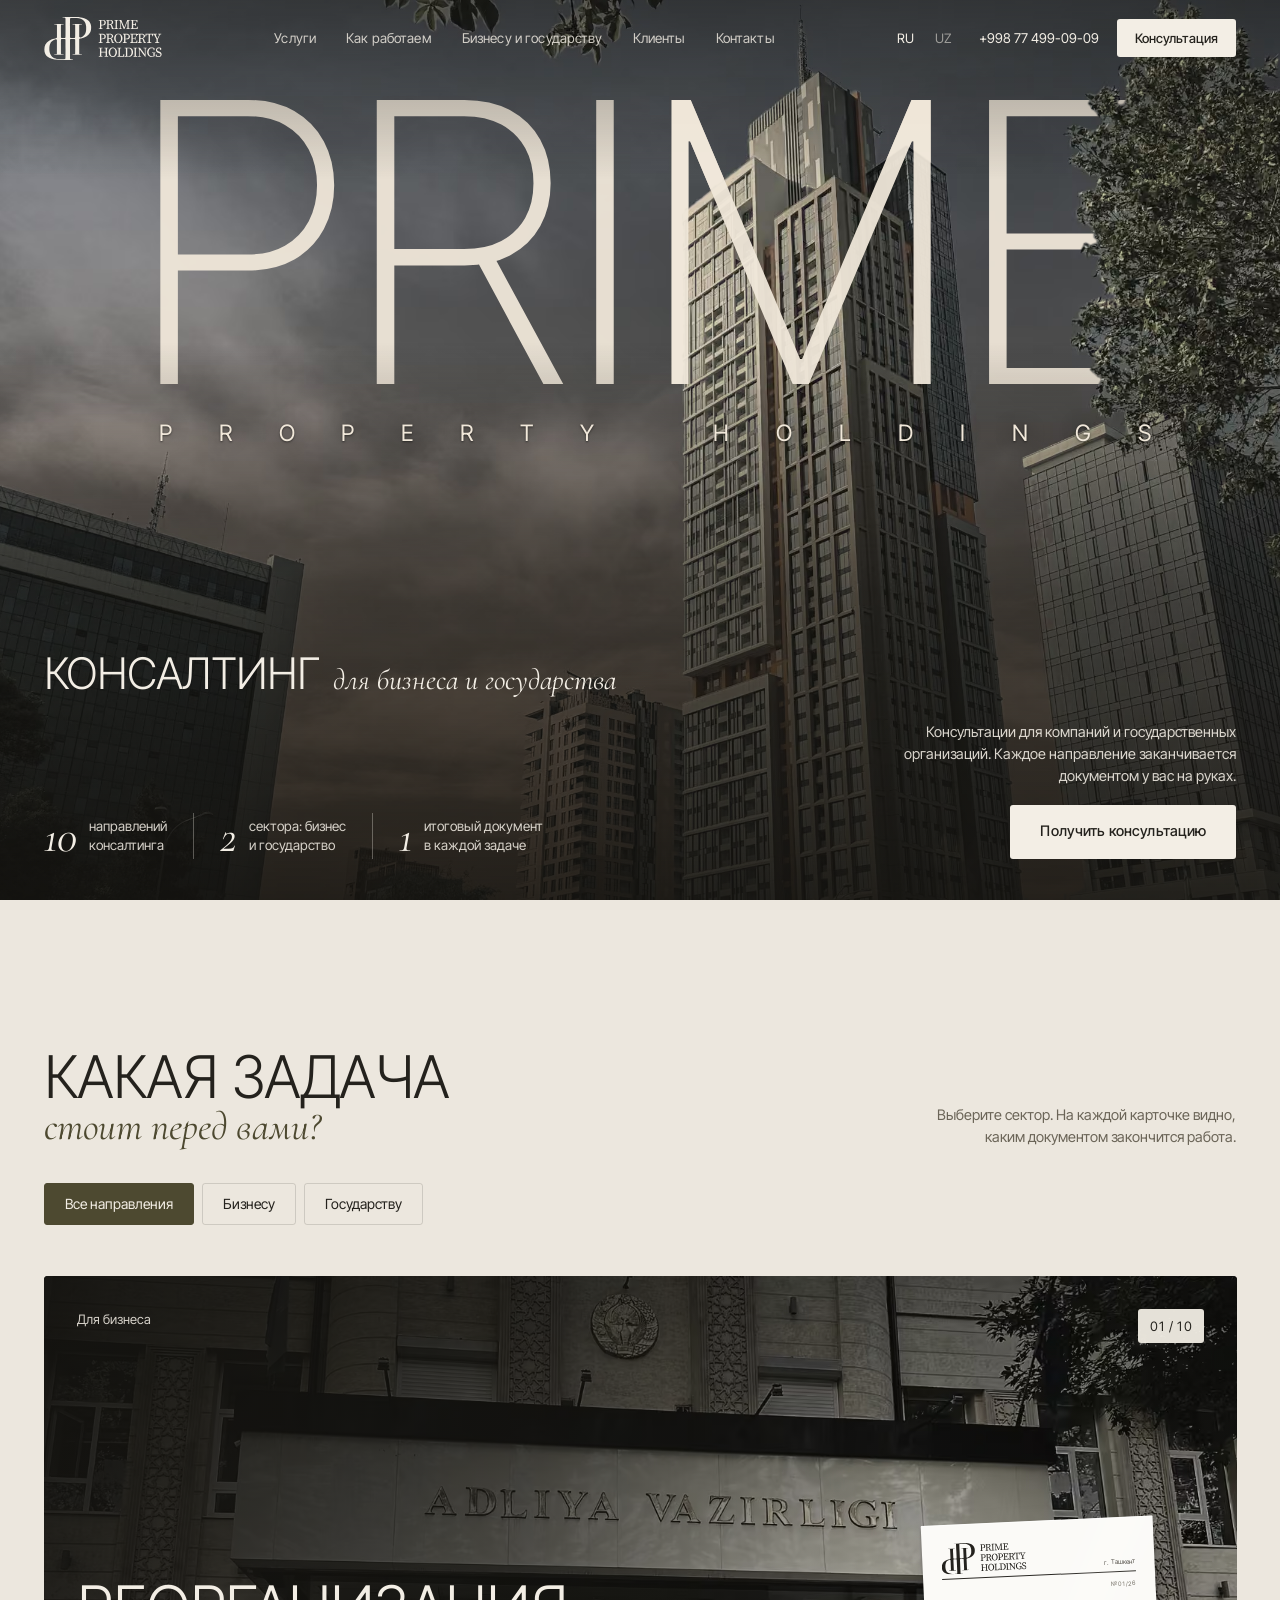
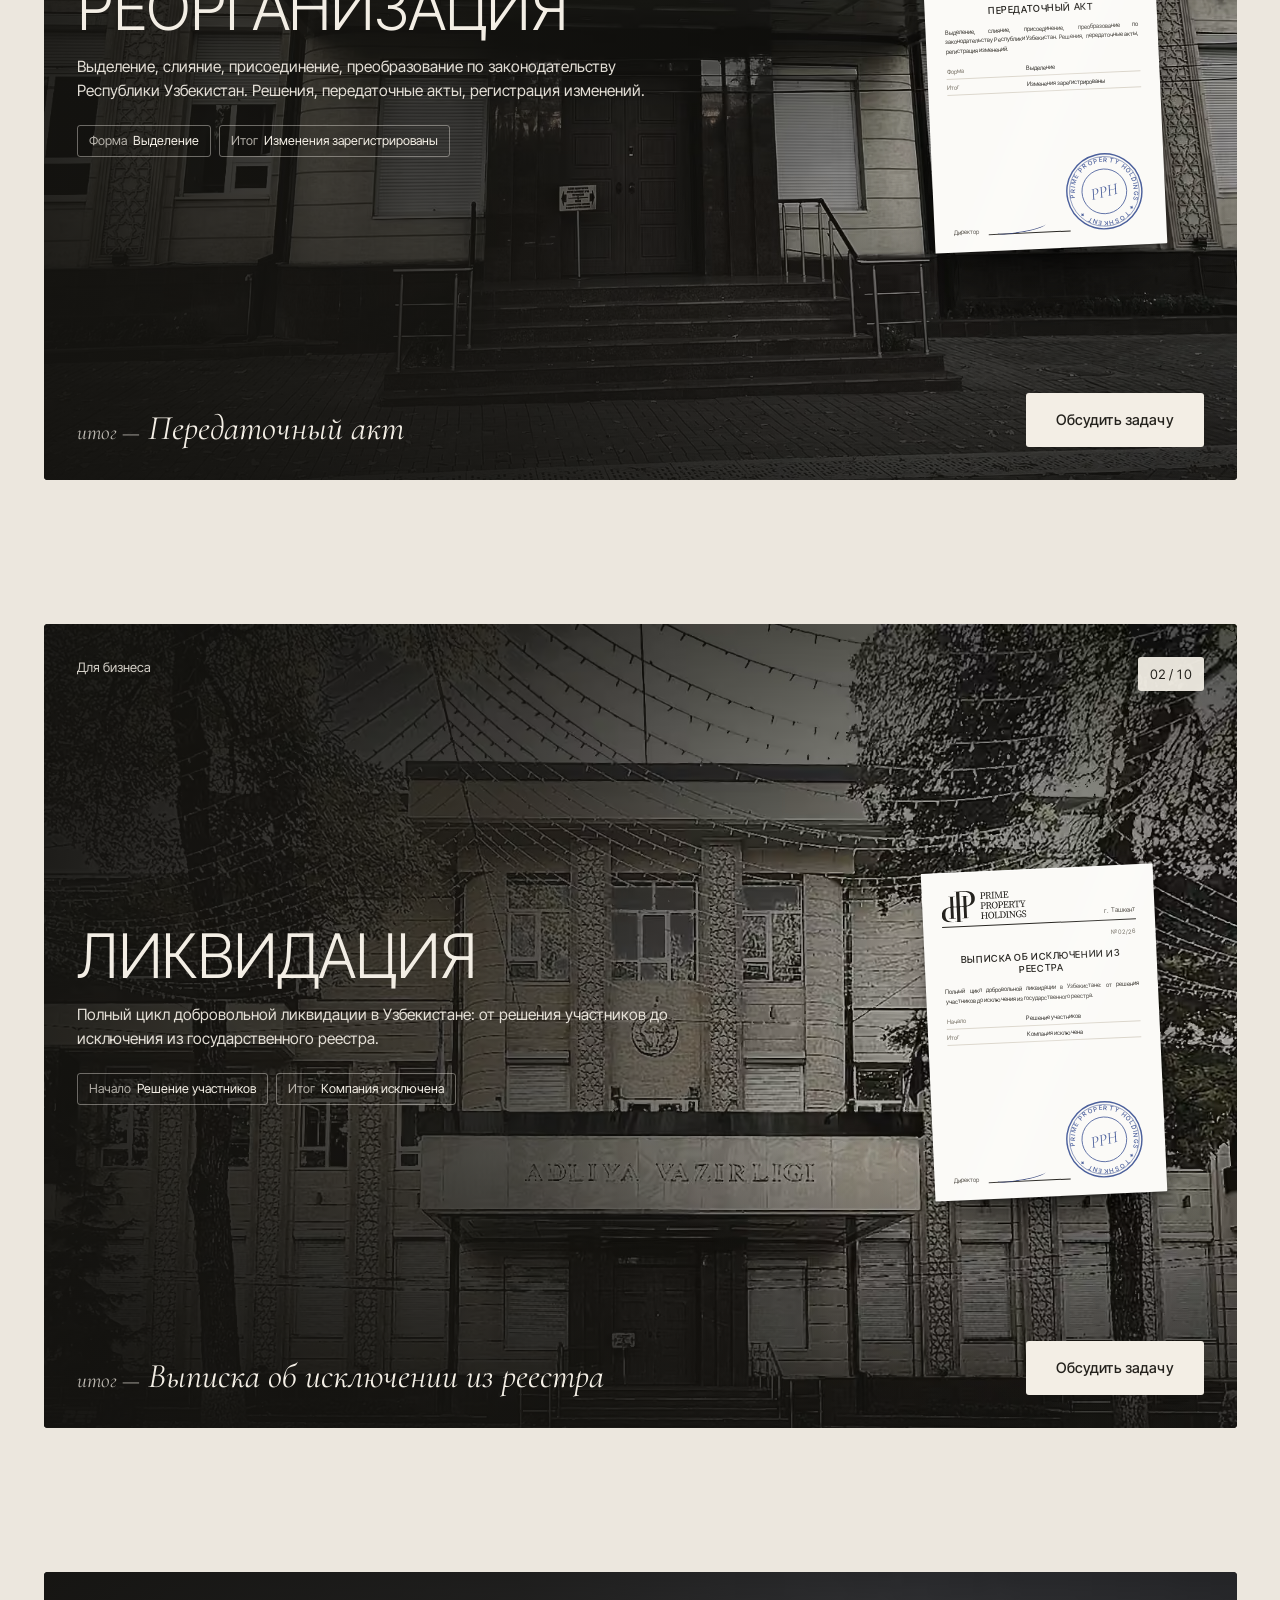
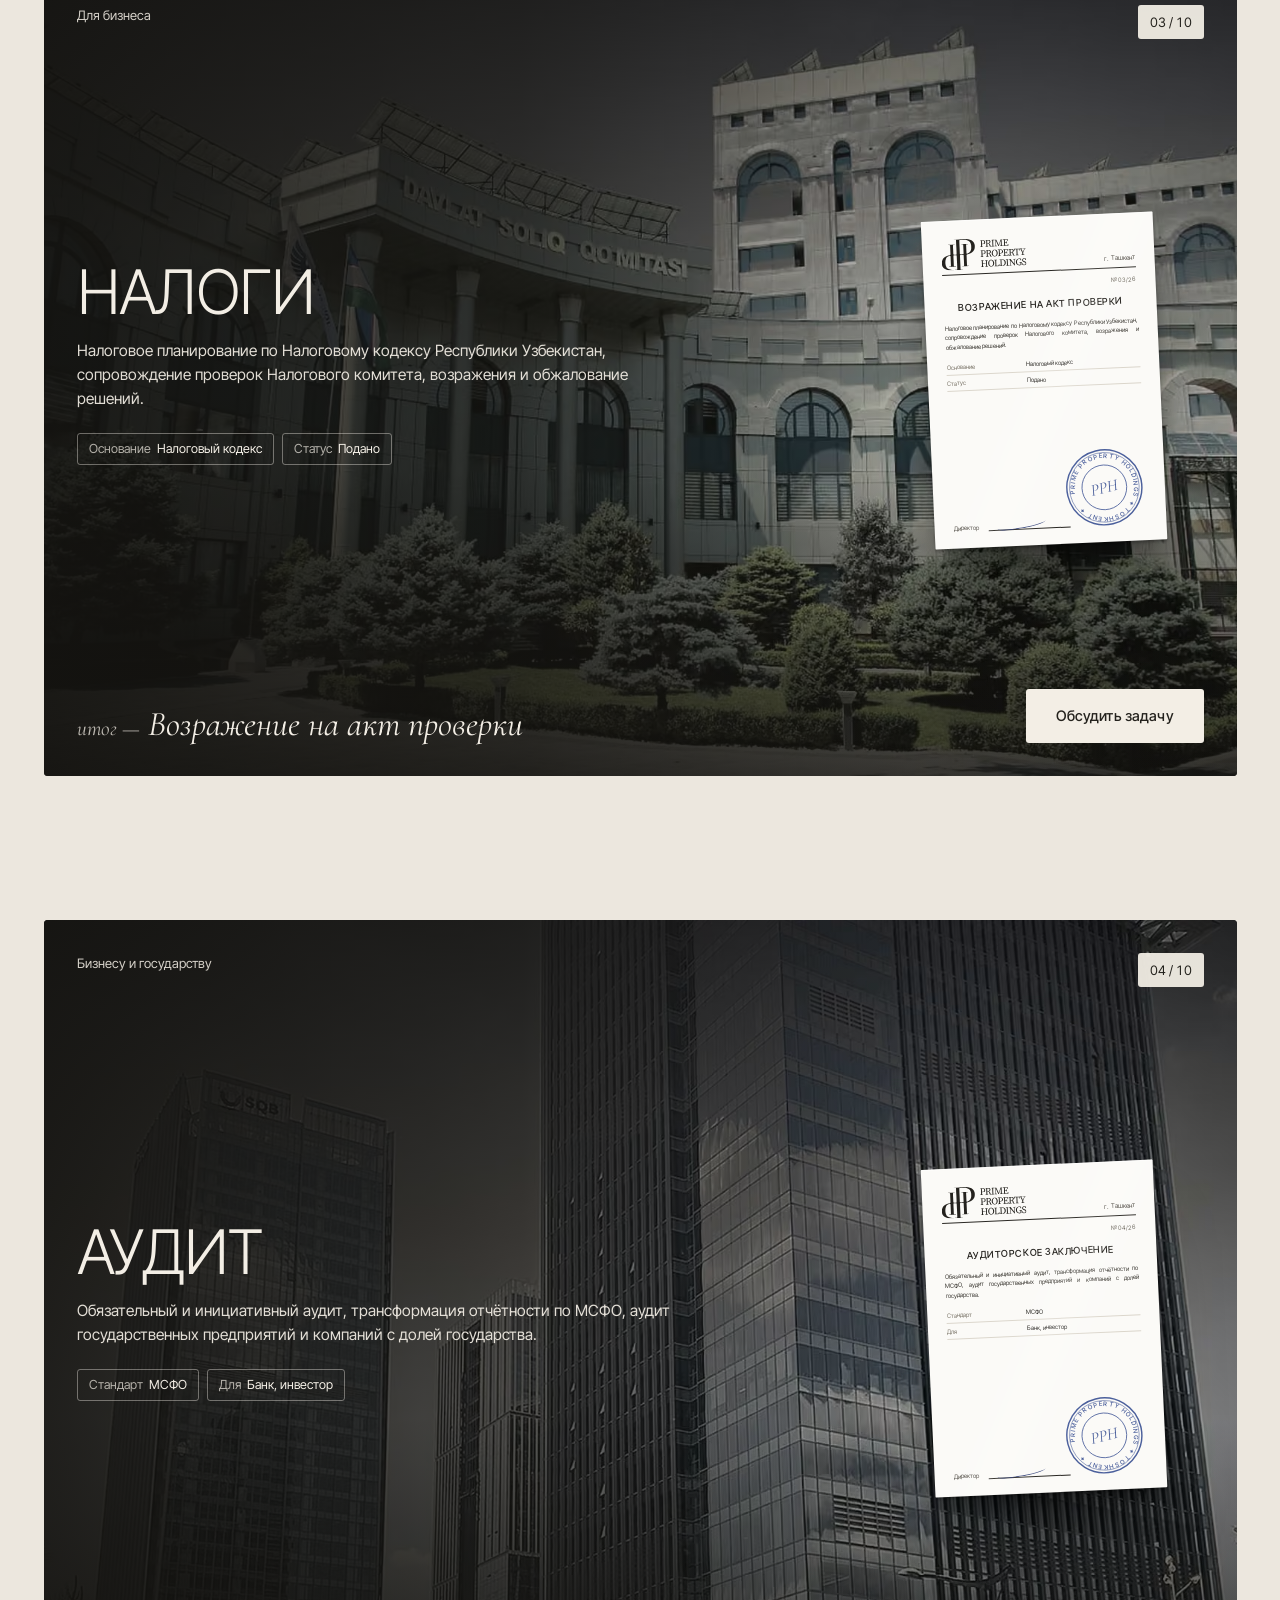
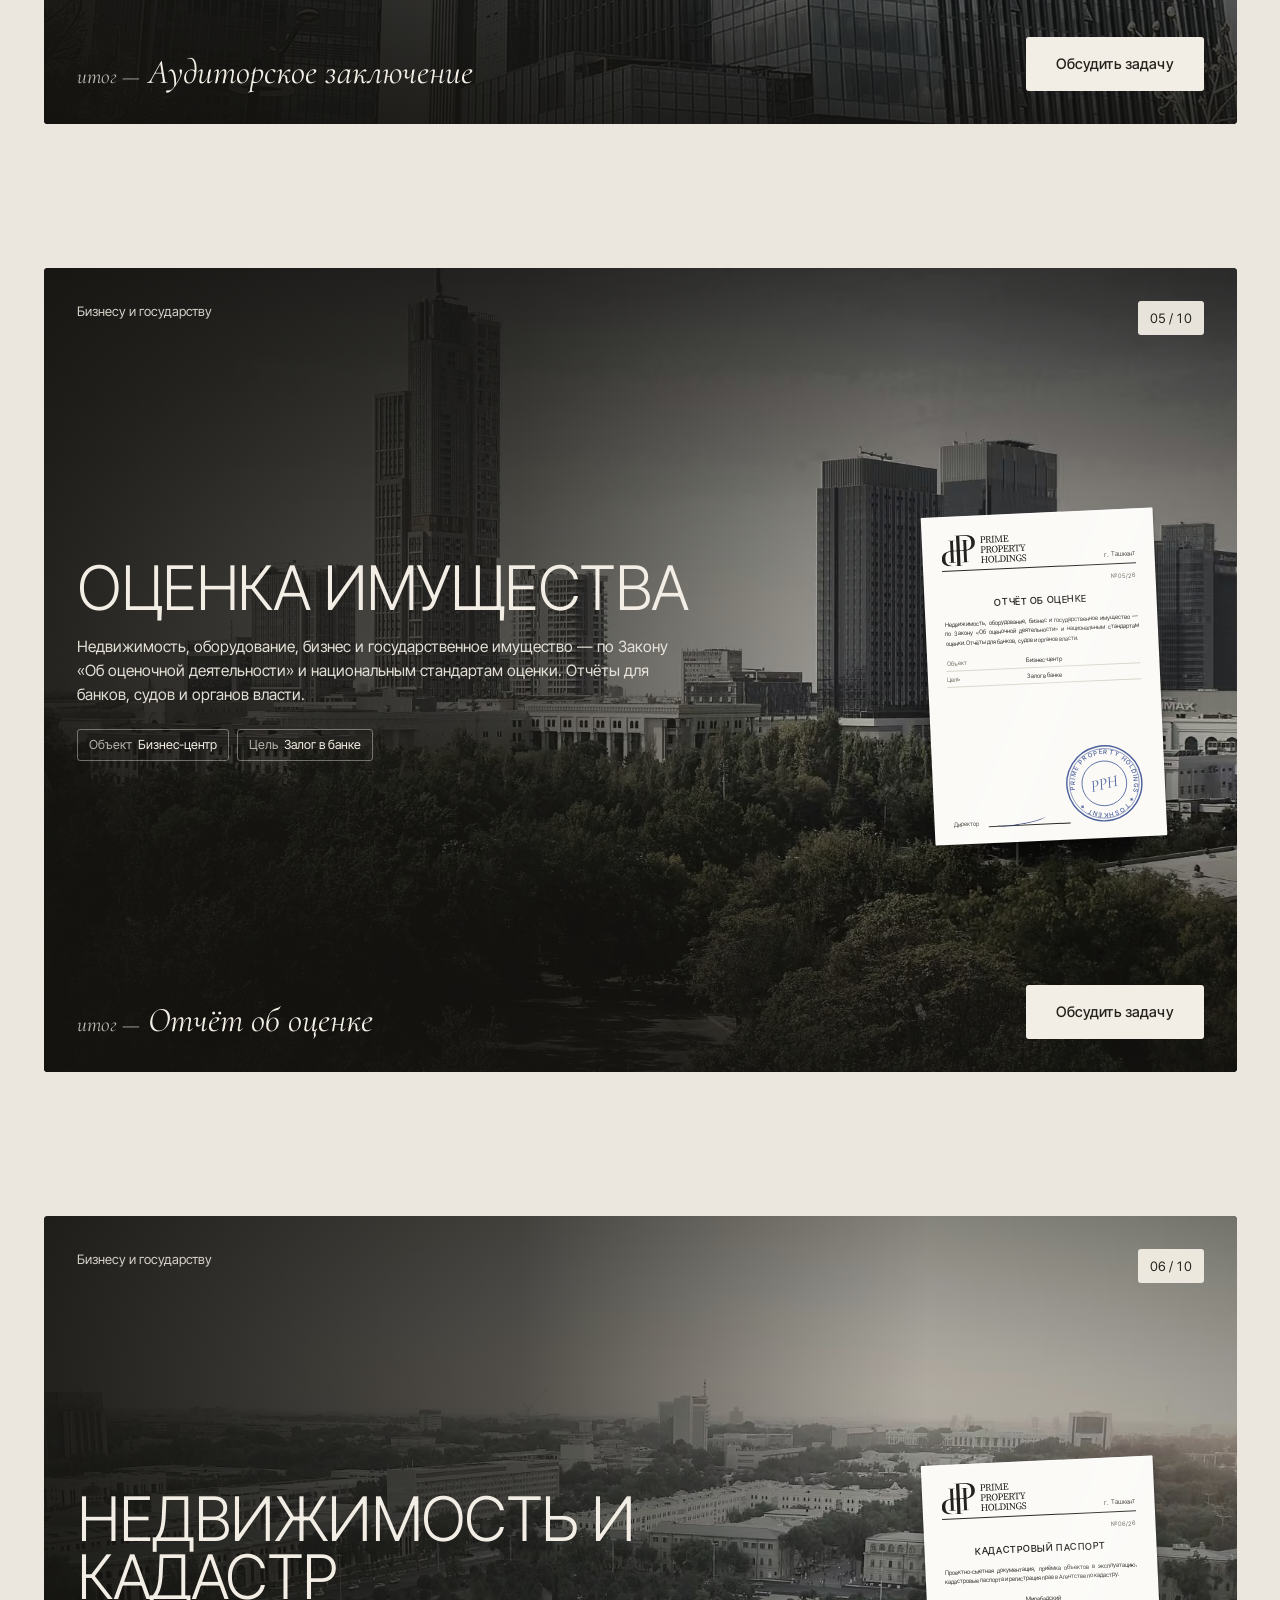
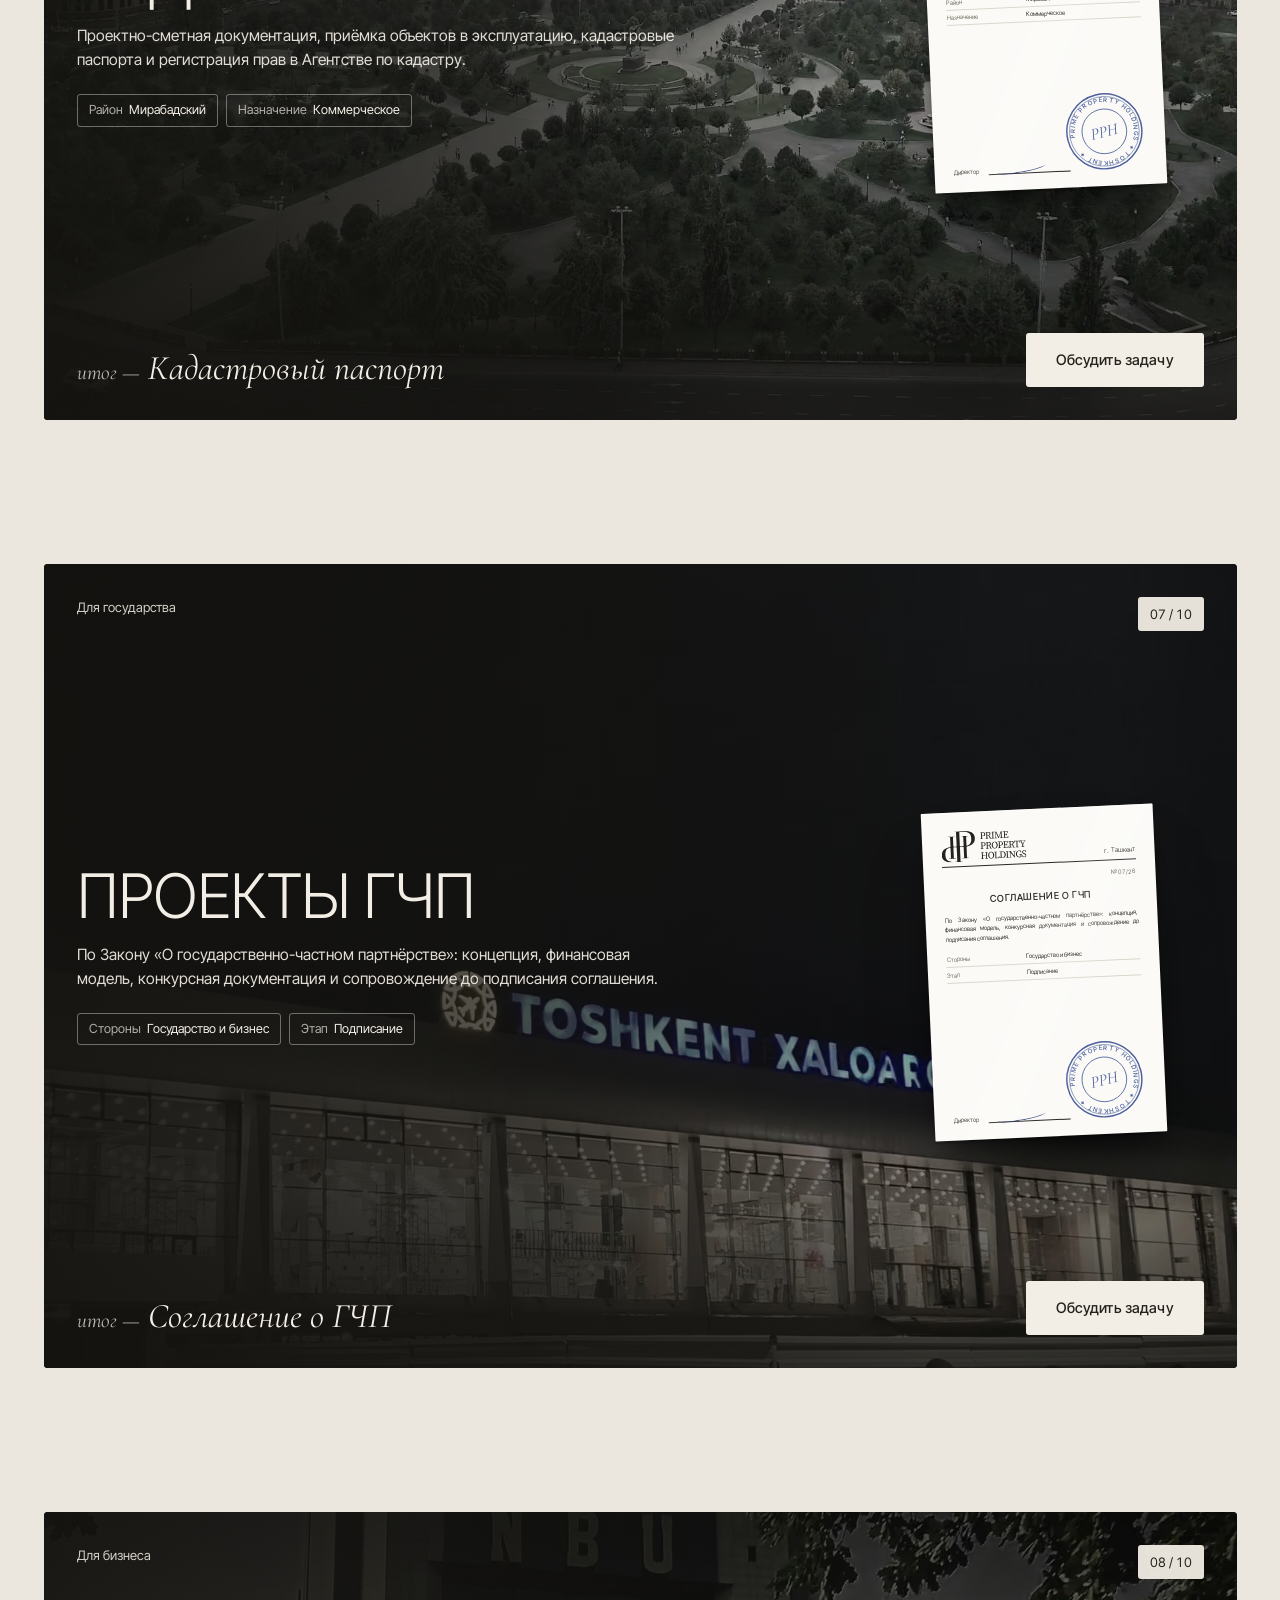
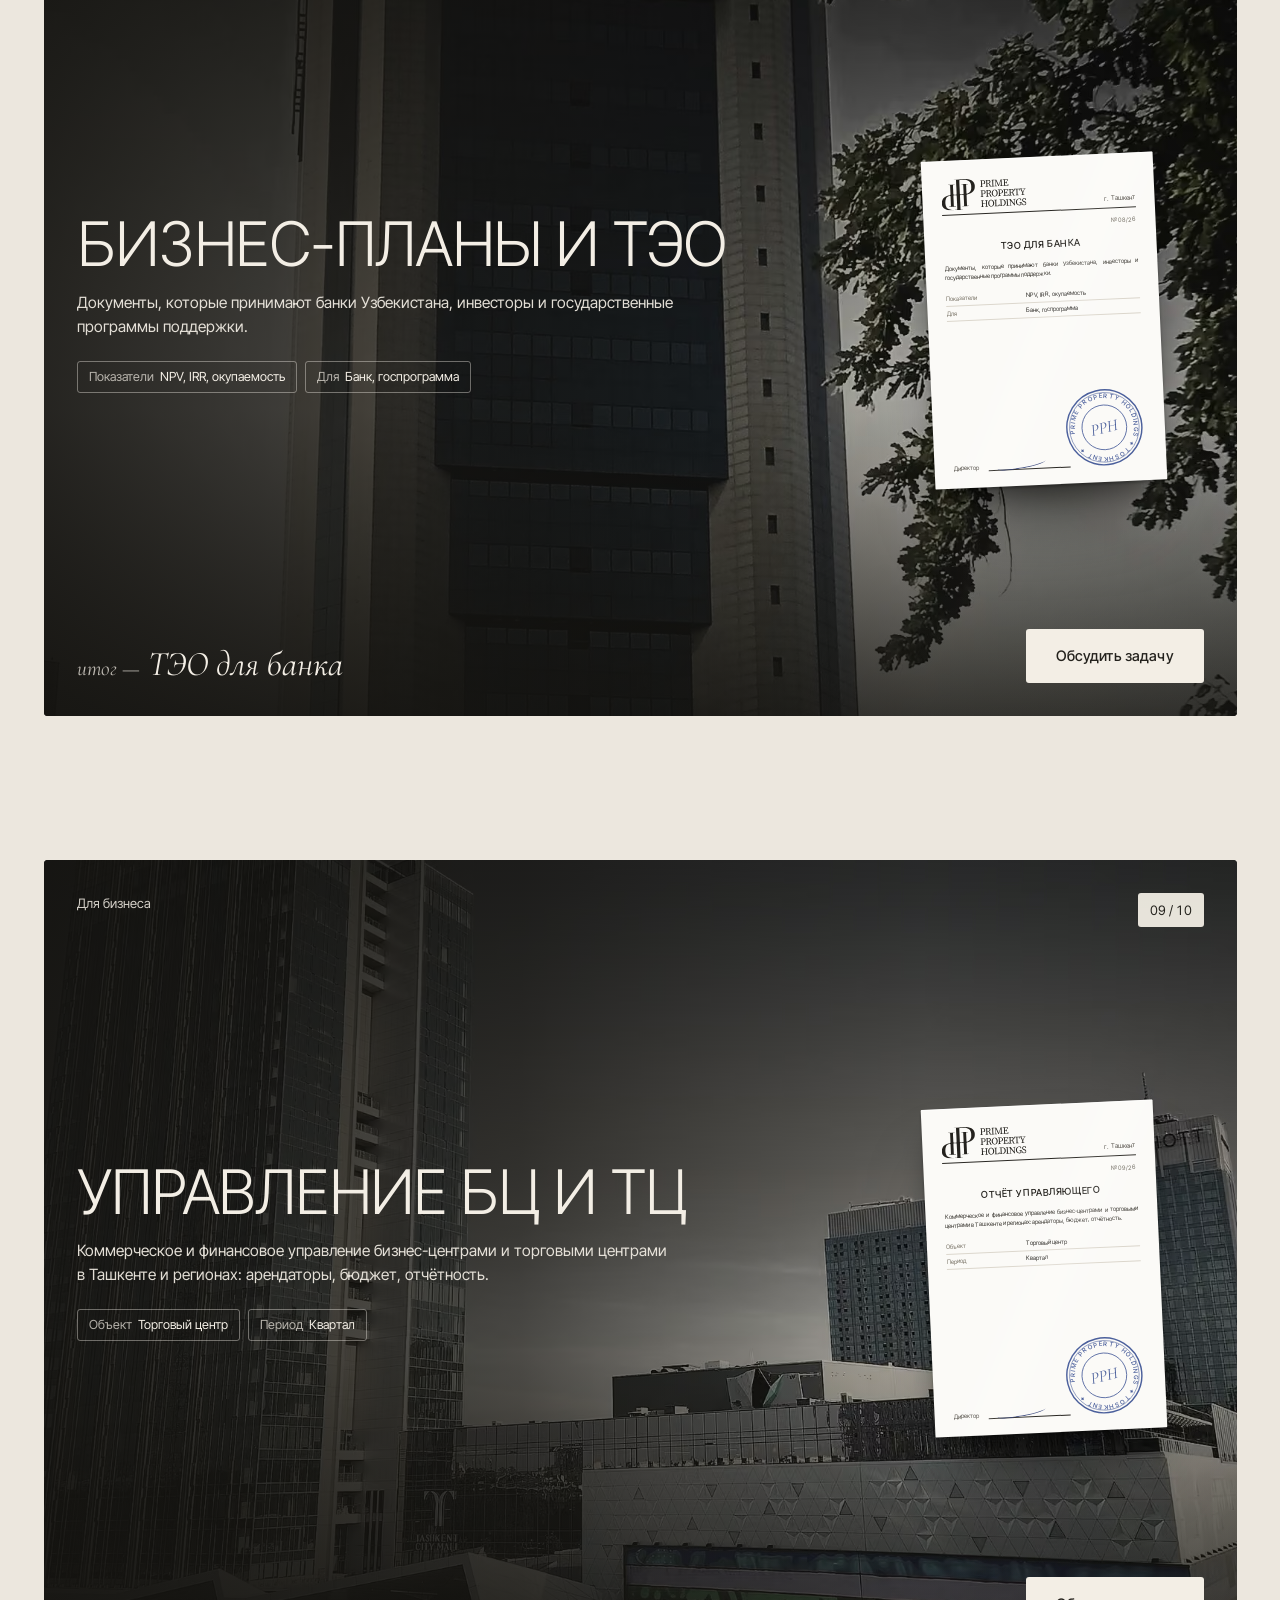
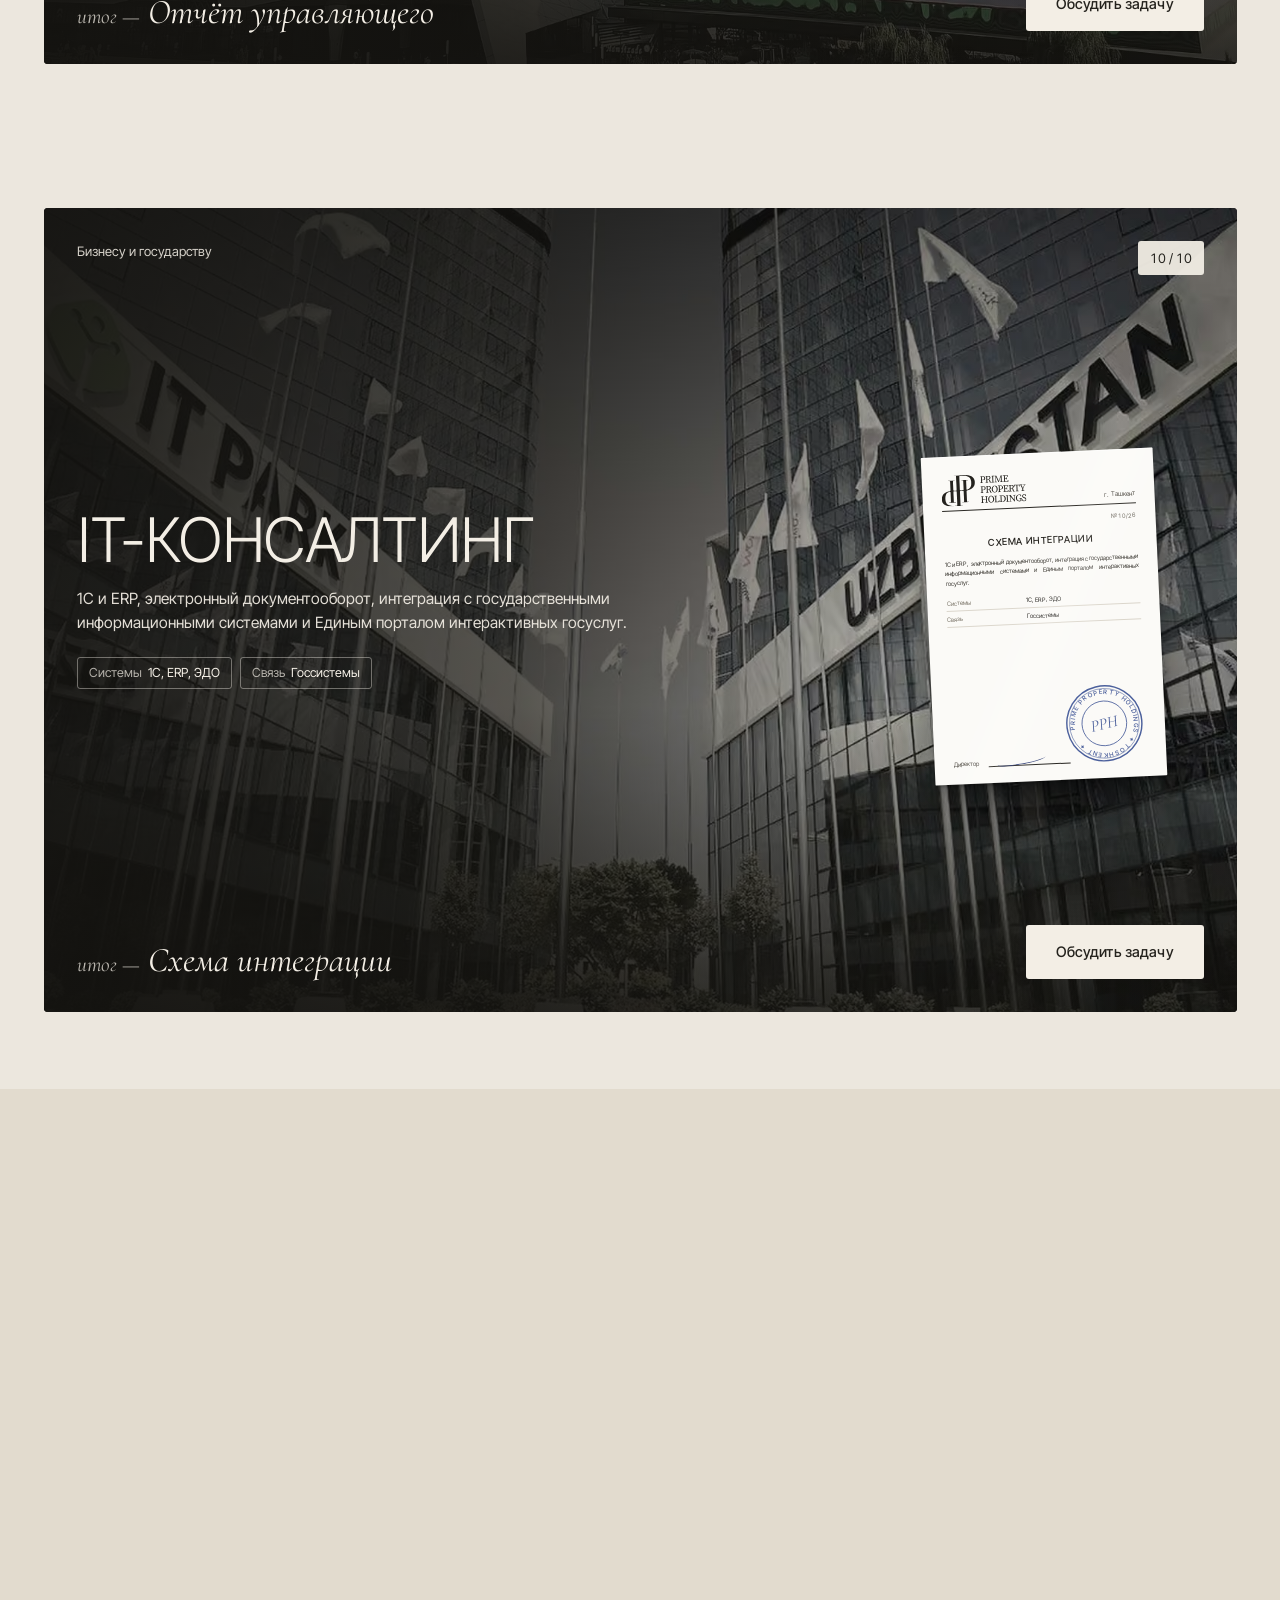
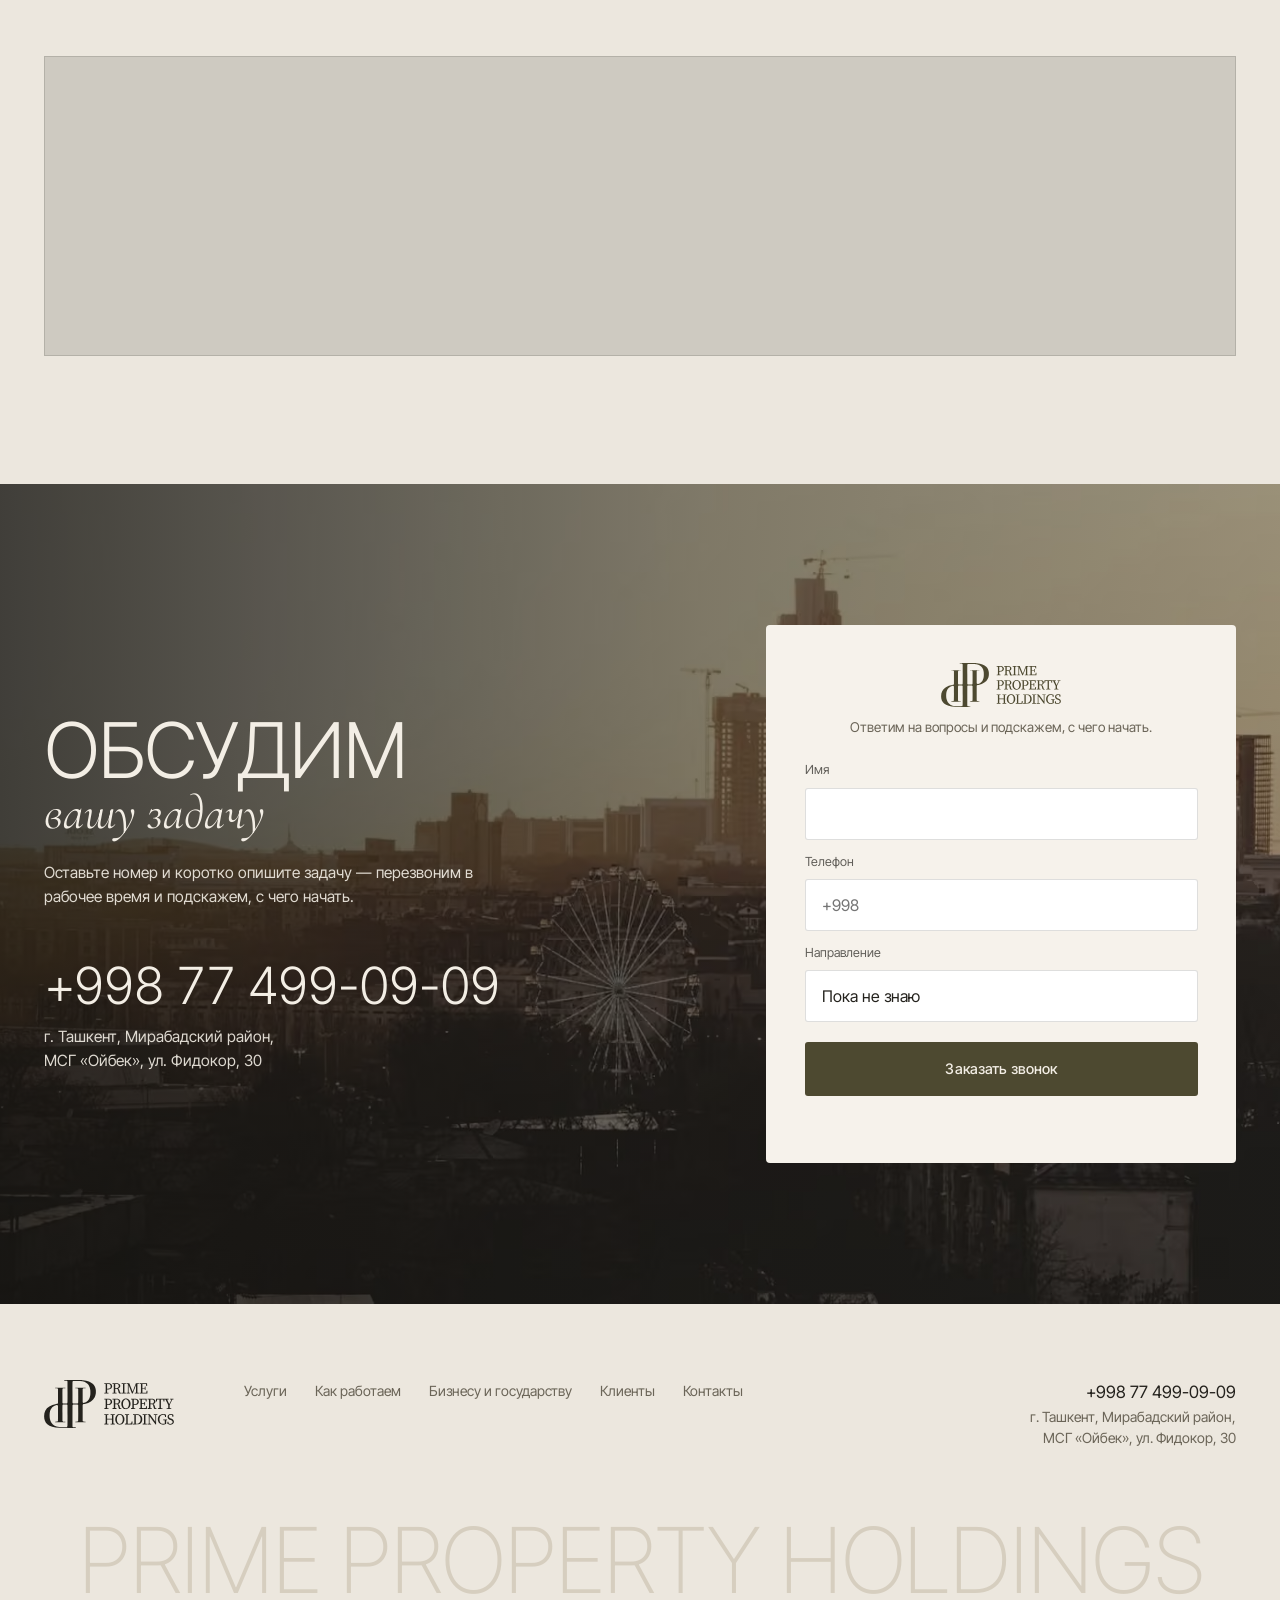
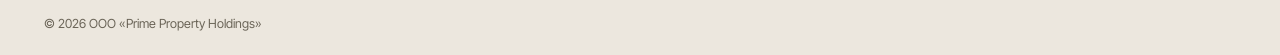
<file: v3/index.html>
<!doctype html>
<html lang="ru">
<head>
<meta charset="utf-8">
<meta name="viewport" content="width=device-width, initial-scale=1, viewport-fit=cover">
<title>Prime Property Holdings — консалтинг для бизнеса и государства</title>
<meta name="description" content="Консалтинг для бизнеса, государственных организаций и их подсистем: реорганизация и ликвидация, налоги и аудит, оценка имущества, кадастр, бизнес-планы и проекты ГЧП. Ташкент, Узбекистан.">
<link rel="icon" href="img/pph-mark.svg" type="image/svg+xml">
<link rel="preload" href="fonts/inter-tight-cyrillic-200-normal.woff2" as="font" type="font/woff2" crossorigin>
<link rel="preload" href="fonts/inter-tight-cyrillic-400-normal.woff2" as="font" type="font/woff2" crossorigin>
<link rel="preload" href="fonts/inter-tight-latin-200-normal.woff2" as="font" type="font/woff2" crossorigin>
<link rel="stylesheet" href="p.css?v=2010">
<link rel="preload" as="image" href="img/p-hero.avif?v=2010" type="image/avif" media="(min-aspect-ratio: 4/5)" fetchpriority="high">
<link rel="preload" as="image" href="img/p-hero-m.avif?v=2010" type="image/avif" media="(max-aspect-ratio: 4/5)" fetchpriority="high">
<meta name="theme-color" content="#2a2824">
<script>document.documentElement.classList.add('js')</script>
<style id="pph-back-css">html,body{overflow-x:clip}</style></head>
<body id="top">

<header class="hd">
  <a class="hd__logo" href="#top" aria-label="Prime Property Holdings — на главную"><span class="logo" aria-hidden="true"></span></a>
  <nav class="hd__nav" aria-label="Разделы">
    <a href="#services">Услуги</a><a href="#process">Как работаем</a><a href="#sectors">Бизнесу и государству</a><a href="#clients">Клиенты</a><a href="#contact">Контакты</a>
  </nav>
  <div class="hd__end">
    <div class="lang" role="group" aria-label="Язык"><a data-lang="ru" href="?lang=ru">RU</a><a data-lang="uz" href="?lang=uz">UZ</a></div>
    <a class="hd__tel" href="tel:+998774990909">+998 77 499-09-09</a>
    <a class="hd__btn" href="#contact">Консультация</a>
  </div>
</header>

<main>
  <!-- Hero: the company name over the real towers of Tashkent (Nest One) -->
  <section class="hero" aria-labelledby="h1">
    <div class="hero__stage">
      <div class="hero__img hero__bg" aria-hidden="true"></div>
      <p class="hero__word" aria-hidden="true"><span class="hero__lock"><span class="w">PRIME</span><span class="hero__sub"><span>P</span><span>R</span><span>O</span><span>P</span><span>E</span><span>R</span><span>T</span><span>Y</span><span class="gap"></span><span>H</span><span>O</span><span>L</span><span>D</span><span>I</span><span>N</span><span>G</span><span>S</span></span></span></p>
      <div class="hero__img hero__fg" aria-hidden="true"></div>
      <p class="hero__word hero__word--front" aria-hidden="true"><span class="hero__lock"><span class="w">PRI<b>M</b><i>E</i></span><span class="hero__sub"><span>P</span><span>R</span><span>O</span><span>P</span><span>E</span><span>R</span><span>T</span><span>Y</span><span class="gap"></span><span>H</span><span>O</span><span>L</span><span>D</span><span>I</span><span>N</span><span>G</span><span>S</span></span></span></p>
      <i class="hero__shade" aria-hidden="true"></i>
      <div class="hero__foot">
        <h1 class="hero__title" id="h1"><span class="sr">Prime Property Holdings. </span><span class="cap">Консалтинг</span> <em>для бизнеса и государства</em></h1>
        <div class="hero__row">
          <dl class="hero__facts">
            <div><dt>10</dt><dd>направлений<br>консалтинга</dd></div>
            <div><dt>2</dt><dd>сектора: бизнес<br>и государство</dd></div>
            <div><dt>1</dt><dd>итоговый документ<br>в каждой задаче</dd></div>
          </dl>
          <div class="hero__act">
            <p class="hero__lead">Консультации для компаний и государственных организаций. Каждое направление заканчивается документом у вас на руках.</p>
            <a class="btn btn--light" href="#contact">Получить консультацию</a>
          </div>
        </div>
      </div>
    </div>
  </section>

  <!-- Services: which task is yours, then one full-bleed card per direction -->
  <section class="sv" id="services">
    <header class="head">
      <h2 class="head__t" data-rv><span class="cap">Какая задача</span> <em>стоит перед вами?</em></h2>
      <p class="head__p" data-rv>Выберите сектор. На каждой карточке видно, каким документом закончится работа.</p>
      <div class="tabs" role="tablist" aria-label="Сектор" data-rv>
        <button class="tab" role="tab" aria-selected="true" data-f="all" type="button">Все направления</button>
        <button class="tab" role="tab" aria-selected="false" data-f="b" type="button">Бизнесу</button>
        <button class="tab" role="tab" aria-selected="false" data-f="g" type="button">Государству</button>
      </div>
    </header>
    <div class="deck">
    <article class="sc" data-sec="b" style="--bg:url(img/p-s01.webp?v=2010);--bg-a:url(img/p-s01.avif?v=2010);--bgm:url(img/p-s01-m.webp?v=2010);--bgm-a:url(img/p-s01-m.avif?v=2010)">
        <div class="sc__in">
          <div class="sc__ph" aria-hidden="true"></div>
          <header class="sc__top">
            <p class="sc__for">Для бизнеса</p>
            <p class="sc__no">01 / 10</p>
          </header>
          <div class="sc__body">
            <h3 class="sc__t">Реорганизация</h3>
            <p class="sc__a">Выделение, слияние, присоединение, преобразование по законодательству Республики Узбекистан. Решения, передаточные акты, регистрация изменений.</p>
            <dl class="sc__rows"><div><dt>Форма</dt><dd>Выделение</dd></div><div><dt>Итог</dt><dd>Изменения зарегистрированы</dd></div></dl>
          </div>
          <footer class="sc__foot">
            <p class="sc__doc"><span>итог —</span> <em>Передаточный акт</em></p>
            <a class="btn btn--light" href="#contact" data-topic="Реорганизация">Обсудить задачу</a>
          </footer>
<figure class="pdoc" aria-hidden="true">
            <div class="pdoc__h"><span class="pdoc__logo logo"></span><span>г. Ташкент</span></div>
            <p class="pdoc__no">№ 01/26</p>
            <p class="pdoc__t">Передаточный акт</p>
            <p class="pdoc__p">Выделение, слияние, присоединение, преобразование по законодательству Республики Узбекистан. Решения, передаточные акты, регистрация изменений.</p>
            <dl class="pdoc__rows"><div><dt>Форма</dt><dd>Выделение</dd></div><div><dt>Итог</dt><dd>Изменения зарегистрированы</dd></div></dl>
            <div class="pdoc__sg"><span>Директор</span><i></i></div>
            <svg class="pdoc__seal" viewBox="0 0 120 120"><defs><path id="sl1" d="M60,60 m-45,0 a45,45 0 1,1 90,0 a45,45 0 1,1 -90,0"/></defs><g fill="none" stroke="currentColor"><circle cx="60" cy="60" r="57" stroke-width="2.2"/><circle cx="60" cy="60" r="53" stroke-width=".8"/><circle cx="60" cy="60" r="34" stroke-width="1.2"/></g><text font-size="9.4" letter-spacing="2.1" fill="currentColor" font-family="IT,Arial" font-weight="500"><textPath href="#sl1">PRIME PROPERTY HOLDINGS ✦ TOSHKENT ✦</textPath></text><text x="60" y="68" text-anchor="middle" font-family="CG,Georgia,serif" font-size="25" font-style="italic" fill="currentColor">PPH</text></svg>
          </figure>
        </div>
      </article>
    <article class="sc" data-sec="b" style="--bg:url(img/p-s02.webp?v=2010);--bg-a:url(img/p-s02.avif?v=2010);--bgm:url(img/p-s02-m.webp?v=2010);--bgm-a:url(img/p-s02-m.avif?v=2010)">
        <div class="sc__in">
          <div class="sc__ph" aria-hidden="true"></div>
          <header class="sc__top">
            <p class="sc__for">Для бизнеса</p>
            <p class="sc__no">02 / 10</p>
          </header>
          <div class="sc__body">
            <h3 class="sc__t">Ликвидация</h3>
            <p class="sc__a">Полный цикл добровольной ликвидации в Узбекистане: от решения участников до исключения из государственного реестра.</p>
            <dl class="sc__rows"><div><dt>Начало</dt><dd>Решение участников</dd></div><div><dt>Итог</dt><dd>Компания исключена</dd></div></dl>
          </div>
          <footer class="sc__foot">
            <p class="sc__doc"><span>итог —</span> <em>Выписка об исключении из реестра</em></p>
            <a class="btn btn--light" href="#contact" data-topic="Ликвидация">Обсудить задачу</a>
          </footer>
<figure class="pdoc" aria-hidden="true">
            <div class="pdoc__h"><span class="pdoc__logo logo"></span><span>г. Ташкент</span></div>
            <p class="pdoc__no">№ 02/26</p>
            <p class="pdoc__t">Выписка об исключении из реестра</p>
            <p class="pdoc__p">Полный цикл добровольной ликвидации в Узбекистане: от решения участников до исключения из государственного реестра.</p>
            <dl class="pdoc__rows"><div><dt>Начало</dt><dd>Решение участников</dd></div><div><dt>Итог</dt><dd>Компания исключена</dd></div></dl>
            <div class="pdoc__sg"><span>Директор</span><i></i></div>
            <svg class="pdoc__seal" viewBox="0 0 120 120"><defs><path id="sl2" d="M60,60 m-45,0 a45,45 0 1,1 90,0 a45,45 0 1,1 -90,0"/></defs><g fill="none" stroke="currentColor"><circle cx="60" cy="60" r="57" stroke-width="2.2"/><circle cx="60" cy="60" r="53" stroke-width=".8"/><circle cx="60" cy="60" r="34" stroke-width="1.2"/></g><text font-size="9.4" letter-spacing="2.1" fill="currentColor" font-family="IT,Arial" font-weight="500"><textPath href="#sl2">PRIME PROPERTY HOLDINGS ✦ TOSHKENT ✦</textPath></text><text x="60" y="68" text-anchor="middle" font-family="CG,Georgia,serif" font-size="25" font-style="italic" fill="currentColor">PPH</text></svg>
          </figure>
        </div>
      </article>
    <article class="sc" data-sec="b" style="--bg:url(img/p-s03.webp?v=2010);--bg-a:url(img/p-s03.avif?v=2010);--bgm:url(img/p-s03-m.webp?v=2010);--bgm-a:url(img/p-s03-m.avif?v=2010)">
        <div class="sc__in">
          <div class="sc__ph" aria-hidden="true"></div>
          <header class="sc__top">
            <p class="sc__for">Для бизнеса</p>
            <p class="sc__no">03 / 10</p>
          </header>
          <div class="sc__body">
            <h3 class="sc__t">Налоги</h3>
            <p class="sc__a">Налоговое планирование по Налоговому кодексу Республики Узбекистан, сопровождение проверок Налогового комитета, возражения и обжалование решений.</p>
            <dl class="sc__rows"><div><dt>Основание</dt><dd>Налоговый кодекс</dd></div><div><dt>Статус</dt><dd>Подано</dd></div></dl>
          </div>
          <footer class="sc__foot">
            <p class="sc__doc"><span>итог —</span> <em>Возражение на акт проверки</em></p>
            <a class="btn btn--light" href="#contact" data-topic="Налоги">Обсудить задачу</a>
          </footer>
<figure class="pdoc" aria-hidden="true">
            <div class="pdoc__h"><span class="pdoc__logo logo"></span><span>г. Ташкент</span></div>
            <p class="pdoc__no">№ 03/26</p>
            <p class="pdoc__t">Возражение на акт проверки</p>
            <p class="pdoc__p">Налоговое планирование по Налоговому кодексу Республики Узбекистан, сопровождение проверок Налогового комитета, возражения и обжалование решений.</p>
            <dl class="pdoc__rows"><div><dt>Основание</dt><dd>Налоговый кодекс</dd></div><div><dt>Статус</dt><dd>Подано</dd></div></dl>
            <div class="pdoc__sg"><span>Директор</span><i></i></div>
            <svg class="pdoc__seal" viewBox="0 0 120 120"><defs><path id="sl3" d="M60,60 m-45,0 a45,45 0 1,1 90,0 a45,45 0 1,1 -90,0"/></defs><g fill="none" stroke="currentColor"><circle cx="60" cy="60" r="57" stroke-width="2.2"/><circle cx="60" cy="60" r="53" stroke-width=".8"/><circle cx="60" cy="60" r="34" stroke-width="1.2"/></g><text font-size="9.4" letter-spacing="2.1" fill="currentColor" font-family="IT,Arial" font-weight="500"><textPath href="#sl3">PRIME PROPERTY HOLDINGS ✦ TOSHKENT ✦</textPath></text><text x="60" y="68" text-anchor="middle" font-family="CG,Georgia,serif" font-size="25" font-style="italic" fill="currentColor">PPH</text></svg>
          </figure>
        </div>
      </article>
    <article class="sc" data-sec="bg" style="--bg:url(img/p-s04.webp?v=2010);--bg-a:url(img/p-s04.avif?v=2010);--bgm:url(img/p-s04-m.webp?v=2010);--bgm-a:url(img/p-s04-m.avif?v=2010)">
        <div class="sc__in">
          <div class="sc__ph" aria-hidden="true"></div>
          <header class="sc__top">
            <p class="sc__for">Бизнесу и государству</p>
            <p class="sc__no">04 / 10</p>
          </header>
          <div class="sc__body">
            <h3 class="sc__t">Аудит</h3>
            <p class="sc__a">Обязательный и инициативный аудит, трансформация отчётности по МСФО, аудит государственных предприятий и компаний с долей государства.</p>
            <dl class="sc__rows"><div><dt>Стандарт</dt><dd>МСФО</dd></div><div><dt>Для</dt><dd>Банк, инвестор</dd></div></dl>
          </div>
          <footer class="sc__foot">
            <p class="sc__doc"><span>итог —</span> <em>Аудиторское заключение</em></p>
            <a class="btn btn--light" href="#contact" data-topic="Аудит">Обсудить задачу</a>
          </footer>
<figure class="pdoc" aria-hidden="true">
            <div class="pdoc__h"><span class="pdoc__logo logo"></span><span>г. Ташкент</span></div>
            <p class="pdoc__no">№ 04/26</p>
            <p class="pdoc__t">Аудиторское заключение</p>
            <p class="pdoc__p">Обязательный и инициативный аудит, трансформация отчётности по МСФО, аудит государственных предприятий и компаний с долей государства.</p>
            <dl class="pdoc__rows"><div><dt>Стандарт</dt><dd>МСФО</dd></div><div><dt>Для</dt><dd>Банк, инвестор</dd></div></dl>
            <div class="pdoc__sg"><span>Директор</span><i></i></div>
            <svg class="pdoc__seal" viewBox="0 0 120 120"><defs><path id="sl4" d="M60,60 m-45,0 a45,45 0 1,1 90,0 a45,45 0 1,1 -90,0"/></defs><g fill="none" stroke="currentColor"><circle cx="60" cy="60" r="57" stroke-width="2.2"/><circle cx="60" cy="60" r="53" stroke-width=".8"/><circle cx="60" cy="60" r="34" stroke-width="1.2"/></g><text font-size="9.4" letter-spacing="2.1" fill="currentColor" font-family="IT,Arial" font-weight="500"><textPath href="#sl4">PRIME PROPERTY HOLDINGS ✦ TOSHKENT ✦</textPath></text><text x="60" y="68" text-anchor="middle" font-family="CG,Georgia,serif" font-size="25" font-style="italic" fill="currentColor">PPH</text></svg>
          </figure>
        </div>
      </article>
    <article class="sc" data-sec="bg" style="--bg:url(img/p-s05.webp?v=2010);--bg-a:url(img/p-s05.avif?v=2010);--bgm:url(img/p-s05-m.webp?v=2010);--bgm-a:url(img/p-s05-m.avif?v=2010)">
        <div class="sc__in">
          <div class="sc__ph" aria-hidden="true"></div>
          <header class="sc__top">
            <p class="sc__for">Бизнесу и государству</p>
            <p class="sc__no">05 / 10</p>
          </header>
          <div class="sc__body">
            <h3 class="sc__t">Оценка имущества</h3>
            <p class="sc__a">Недвижимость, оборудование, бизнес и государственное имущество — по Закону «Об оценочной деятельности» и национальным стандартам оценки. Отчёты для банков, судов и органов власти.</p>
            <dl class="sc__rows"><div><dt>Объект</dt><dd>Бизнес-центр</dd></div><div><dt>Цель</dt><dd>Залог в банке</dd></div></dl>
          </div>
          <footer class="sc__foot">
            <p class="sc__doc"><span>итог —</span> <em>Отчёт об оценке</em></p>
            <a class="btn btn--light" href="#contact" data-topic="Оценка имущества">Обсудить задачу</a>
          </footer>
<figure class="pdoc" aria-hidden="true">
            <div class="pdoc__h"><span class="pdoc__logo logo"></span><span>г. Ташкент</span></div>
            <p class="pdoc__no">№ 05/26</p>
            <p class="pdoc__t">Отчёт об оценке</p>
            <p class="pdoc__p">Недвижимость, оборудование, бизнес и государственное имущество — по Закону «Об оценочной деятельности» и национальным стандартам оценки. Отчёты для банков, судов и органов власти.</p>
            <dl class="pdoc__rows"><div><dt>Объект</dt><dd>Бизнес-центр</dd></div><div><dt>Цель</dt><dd>Залог в банке</dd></div></dl>
            <div class="pdoc__sg"><span>Директор</span><i></i></div>
            <svg class="pdoc__seal" viewBox="0 0 120 120"><defs><path id="sl5" d="M60,60 m-45,0 a45,45 0 1,1 90,0 a45,45 0 1,1 -90,0"/></defs><g fill="none" stroke="currentColor"><circle cx="60" cy="60" r="57" stroke-width="2.2"/><circle cx="60" cy="60" r="53" stroke-width=".8"/><circle cx="60" cy="60" r="34" stroke-width="1.2"/></g><text font-size="9.4" letter-spacing="2.1" fill="currentColor" font-family="IT,Arial" font-weight="500"><textPath href="#sl5">PRIME PROPERTY HOLDINGS ✦ TOSHKENT ✦</textPath></text><text x="60" y="68" text-anchor="middle" font-family="CG,Georgia,serif" font-size="25" font-style="italic" fill="currentColor">PPH</text></svg>
          </figure>
        </div>
      </article>
    <article class="sc" data-sec="bg" style="--bg:url(img/p-s06.webp?v=2010);--bg-a:url(img/p-s06.avif?v=2010);--bgm:url(img/p-s06-m.webp?v=2010);--bgm-a:url(img/p-s06-m.avif?v=2010)">
        <div class="sc__in">
          <div class="sc__ph" aria-hidden="true"></div>
          <header class="sc__top">
            <p class="sc__for">Бизнесу и государству</p>
            <p class="sc__no">06 / 10</p>
          </header>
          <div class="sc__body">
            <h3 class="sc__t">Недвижимость и кадастр</h3>
            <p class="sc__a">Проектно-сметная документация, приёмка объектов в эксплуатацию, кадастровые паспорта и регистрация прав в Агентстве по кадастру.</p>
            <dl class="sc__rows"><div><dt>Район</dt><dd>Мирабадский</dd></div><div><dt>Назначение</dt><dd>Коммерческое</dd></div></dl>
          </div>
          <footer class="sc__foot">
            <p class="sc__doc"><span>итог —</span> <em>Кадастровый паспорт</em></p>
            <a class="btn btn--light" href="#contact" data-topic="Недвижимость и кадастр">Обсудить задачу</a>
          </footer>
<figure class="pdoc" aria-hidden="true">
            <div class="pdoc__h"><span class="pdoc__logo logo"></span><span>г. Ташкент</span></div>
            <p class="pdoc__no">№ 06/26</p>
            <p class="pdoc__t">Кадастровый паспорт</p>
            <p class="pdoc__p">Проектно-сметная документация, приёмка объектов в эксплуатацию, кадастровые паспорта и регистрация прав в Агентстве по кадастру.</p>
            <dl class="pdoc__rows"><div><dt>Район</dt><dd>Мирабадский</dd></div><div><dt>Назначение</dt><dd>Коммерческое</dd></div></dl>
            <div class="pdoc__sg"><span>Директор</span><i></i></div>
            <svg class="pdoc__seal" viewBox="0 0 120 120"><defs><path id="sl6" d="M60,60 m-45,0 a45,45 0 1,1 90,0 a45,45 0 1,1 -90,0"/></defs><g fill="none" stroke="currentColor"><circle cx="60" cy="60" r="57" stroke-width="2.2"/><circle cx="60" cy="60" r="53" stroke-width=".8"/><circle cx="60" cy="60" r="34" stroke-width="1.2"/></g><text font-size="9.4" letter-spacing="2.1" fill="currentColor" font-family="IT,Arial" font-weight="500"><textPath href="#sl6">PRIME PROPERTY HOLDINGS ✦ TOSHKENT ✦</textPath></text><text x="60" y="68" text-anchor="middle" font-family="CG,Georgia,serif" font-size="25" font-style="italic" fill="currentColor">PPH</text></svg>
          </figure>
        </div>
      </article>
    <article class="sc" data-sec="g" style="--bg:url(img/p-s07.webp?v=2010);--bg-a:url(img/p-s07.avif?v=2010);--bgm:url(img/p-s07-m.webp?v=2010);--bgm-a:url(img/p-s07-m.avif?v=2010)">
        <div class="sc__in">
          <div class="sc__ph" aria-hidden="true"></div>
          <header class="sc__top">
            <p class="sc__for">Для государства</p>
            <p class="sc__no">07 / 10</p>
          </header>
          <div class="sc__body">
            <h3 class="sc__t">Проекты ГЧП</h3>
            <p class="sc__a">По Закону «О государственно-частном партнёрстве»: концепция, финансовая модель, конкурсная документация и сопровождение до подписания соглашения.</p>
            <dl class="sc__rows"><div><dt>Стороны</dt><dd>Государство и бизнес</dd></div><div><dt>Этап</dt><dd>Подписание</dd></div></dl>
          </div>
          <footer class="sc__foot">
            <p class="sc__doc"><span>итог —</span> <em>Соглашение о ГЧП</em></p>
            <a class="btn btn--light" href="#contact" data-topic="Проекты ГЧП">Обсудить задачу</a>
          </footer>
<figure class="pdoc" aria-hidden="true">
            <div class="pdoc__h"><span class="pdoc__logo logo"></span><span>г. Ташкент</span></div>
            <p class="pdoc__no">№ 07/26</p>
            <p class="pdoc__t">Соглашение о ГЧП</p>
            <p class="pdoc__p">По Закону «О государственно-частном партнёрстве»: концепция, финансовая модель, конкурсная документация и сопровождение до подписания соглашения.</p>
            <dl class="pdoc__rows"><div><dt>Стороны</dt><dd>Государство и бизнес</dd></div><div><dt>Этап</dt><dd>Подписание</dd></div></dl>
            <div class="pdoc__sg"><span>Директор</span><i></i></div>
            <svg class="pdoc__seal" viewBox="0 0 120 120"><defs><path id="sl7" d="M60,60 m-45,0 a45,45 0 1,1 90,0 a45,45 0 1,1 -90,0"/></defs><g fill="none" stroke="currentColor"><circle cx="60" cy="60" r="57" stroke-width="2.2"/><circle cx="60" cy="60" r="53" stroke-width=".8"/><circle cx="60" cy="60" r="34" stroke-width="1.2"/></g><text font-size="9.4" letter-spacing="2.1" fill="currentColor" font-family="IT,Arial" font-weight="500"><textPath href="#sl7">PRIME PROPERTY HOLDINGS ✦ TOSHKENT ✦</textPath></text><text x="60" y="68" text-anchor="middle" font-family="CG,Georgia,serif" font-size="25" font-style="italic" fill="currentColor">PPH</text></svg>
          </figure>
        </div>
      </article>
    <article class="sc" data-sec="b" style="--bg:url(img/p-s08.webp?v=2010);--bg-a:url(img/p-s08.avif?v=2010);--bgm:url(img/p-s08-m.webp?v=2010);--bgm-a:url(img/p-s08-m.avif?v=2010)">
        <div class="sc__in">
          <div class="sc__ph" aria-hidden="true"></div>
          <header class="sc__top">
            <p class="sc__for">Для бизнеса</p>
            <p class="sc__no">08 / 10</p>
          </header>
          <div class="sc__body">
            <h3 class="sc__t">Бизнес-планы и ТЭО</h3>
            <p class="sc__a">Документы, которые принимают банки Узбекистана, инвесторы и государственные программы поддержки.</p>
            <dl class="sc__rows"><div><dt>Показатели</dt><dd>NPV, IRR, окупаемость</dd></div><div><dt>Для</dt><dd>Банк, госпрограмма</dd></div></dl>
          </div>
          <footer class="sc__foot">
            <p class="sc__doc"><span>итог —</span> <em>ТЭО для банка</em></p>
            <a class="btn btn--light" href="#contact" data-topic="Бизнес-планы и ТЭО">Обсудить задачу</a>
          </footer>
<figure class="pdoc" aria-hidden="true">
            <div class="pdoc__h"><span class="pdoc__logo logo"></span><span>г. Ташкент</span></div>
            <p class="pdoc__no">№ 08/26</p>
            <p class="pdoc__t">ТЭО для банка</p>
            <p class="pdoc__p">Документы, которые принимают банки Узбекистана, инвесторы и государственные программы поддержки.</p>
            <dl class="pdoc__rows"><div><dt>Показатели</dt><dd>NPV, IRR, окупаемость</dd></div><div><dt>Для</dt><dd>Банк, госпрограмма</dd></div></dl>
            <div class="pdoc__sg"><span>Директор</span><i></i></div>
            <svg class="pdoc__seal" viewBox="0 0 120 120"><defs><path id="sl8" d="M60,60 m-45,0 a45,45 0 1,1 90,0 a45,45 0 1,1 -90,0"/></defs><g fill="none" stroke="currentColor"><circle cx="60" cy="60" r="57" stroke-width="2.2"/><circle cx="60" cy="60" r="53" stroke-width=".8"/><circle cx="60" cy="60" r="34" stroke-width="1.2"/></g><text font-size="9.4" letter-spacing="2.1" fill="currentColor" font-family="IT,Arial" font-weight="500"><textPath href="#sl8">PRIME PROPERTY HOLDINGS ✦ TOSHKENT ✦</textPath></text><text x="60" y="68" text-anchor="middle" font-family="CG,Georgia,serif" font-size="25" font-style="italic" fill="currentColor">PPH</text></svg>
          </figure>
        </div>
      </article>
    <article class="sc" data-sec="b" style="--bg:url(img/p-s09.webp?v=2010);--bg-a:url(img/p-s09.avif?v=2010);--bgm:url(img/p-s09-m.webp?v=2010);--bgm-a:url(img/p-s09-m.avif?v=2010)">
        <div class="sc__in">
          <div class="sc__ph" aria-hidden="true"></div>
          <header class="sc__top">
            <p class="sc__for">Для бизнеса</p>
            <p class="sc__no">09 / 10</p>
          </header>
          <div class="sc__body">
            <h3 class="sc__t">Управление БЦ и ТЦ</h3>
            <p class="sc__a">Коммерческое и финансовое управление бизнес-центрами и торговыми центрами в Ташкенте и регионах: арендаторы, бюджет, отчётность.</p>
            <dl class="sc__rows"><div><dt>Объект</dt><dd>Торговый центр</dd></div><div><dt>Период</dt><dd>Квартал</dd></div></dl>
          </div>
          <footer class="sc__foot">
            <p class="sc__doc"><span>итог —</span> <em>Отчёт управляющего</em></p>
            <a class="btn btn--light" href="#contact" data-topic="Управление БЦ и ТЦ">Обсудить задачу</a>
          </footer>
<figure class="pdoc" aria-hidden="true">
            <div class="pdoc__h"><span class="pdoc__logo logo"></span><span>г. Ташкент</span></div>
            <p class="pdoc__no">№ 09/26</p>
            <p class="pdoc__t">Отчёт управляющего</p>
            <p class="pdoc__p">Коммерческое и финансовое управление бизнес-центрами и торговыми центрами в Ташкенте и регионах: арендаторы, бюджет, отчётность.</p>
            <dl class="pdoc__rows"><div><dt>Объект</dt><dd>Торговый центр</dd></div><div><dt>Период</dt><dd>Квартал</dd></div></dl>
            <div class="pdoc__sg"><span>Директор</span><i></i></div>
            <svg class="pdoc__seal" viewBox="0 0 120 120"><defs><path id="sl9" d="M60,60 m-45,0 a45,45 0 1,1 90,0 a45,45 0 1,1 -90,0"/></defs><g fill="none" stroke="currentColor"><circle cx="60" cy="60" r="57" stroke-width="2.2"/><circle cx="60" cy="60" r="53" stroke-width=".8"/><circle cx="60" cy="60" r="34" stroke-width="1.2"/></g><text font-size="9.4" letter-spacing="2.1" fill="currentColor" font-family="IT,Arial" font-weight="500"><textPath href="#sl9">PRIME PROPERTY HOLDINGS ✦ TOSHKENT ✦</textPath></text><text x="60" y="68" text-anchor="middle" font-family="CG,Georgia,serif" font-size="25" font-style="italic" fill="currentColor">PPH</text></svg>
          </figure>
        </div>
      </article>
    <article class="sc" data-sec="bg" style="--bg:url(img/p-s10.webp?v=2010);--bg-a:url(img/p-s10.avif?v=2010);--bgm:url(img/p-s10-m.webp?v=2010);--bgm-a:url(img/p-s10-m.avif?v=2010)">
        <div class="sc__in">
          <div class="sc__ph" aria-hidden="true"></div>
          <header class="sc__top">
            <p class="sc__for">Бизнесу и государству</p>
            <p class="sc__no">10 / 10</p>
          </header>
          <div class="sc__body">
            <h3 class="sc__t">IT-консалтинг</h3>
            <p class="sc__a">1С и ERP, электронный документооборот, интеграция с государственными информационными системами и Единым порталом интерактивных госуслуг.</p>
            <dl class="sc__rows"><div><dt>Системы</dt><dd>1С, ERP, ЭДО</dd></div><div><dt>Связь</dt><dd>Госсистемы</dd></div></dl>
          </div>
          <footer class="sc__foot">
            <p class="sc__doc"><span>итог —</span> <em>Схема интеграции</em></p>
            <a class="btn btn--light" href="#contact" data-topic="IT-консалтинг">Обсудить задачу</a>
          </footer>
<figure class="pdoc" aria-hidden="true">
            <div class="pdoc__h"><span class="pdoc__logo logo"></span><span>г. Ташкент</span></div>
            <p class="pdoc__no">№ 10/26</p>
            <p class="pdoc__t">Схема интеграции</p>
            <p class="pdoc__p">1С и ERP, электронный документооборот, интеграция с государственными информационными системами и Единым порталом интерактивных госуслуг.</p>
            <dl class="pdoc__rows"><div><dt>Системы</dt><dd>1С, ERP, ЭДО</dd></div><div><dt>Связь</dt><dd>Госсистемы</dd></div></dl>
            <div class="pdoc__sg"><span>Директор</span><i></i></div>
            <svg class="pdoc__seal" viewBox="0 0 120 120"><defs><path id="sl10" d="M60,60 m-45,0 a45,45 0 1,1 90,0 a45,45 0 1,1 -90,0"/></defs><g fill="none" stroke="currentColor"><circle cx="60" cy="60" r="57" stroke-width="2.2"/><circle cx="60" cy="60" r="53" stroke-width=".8"/><circle cx="60" cy="60" r="34" stroke-width="1.2"/></g><text font-size="9.4" letter-spacing="2.1" fill="currentColor" font-family="IT,Arial" font-weight="500"><textPath href="#sl10">PRIME PROPERTY HOLDINGS ✦ TOSHKENT ✦</textPath></text><text x="60" y="68" text-anchor="middle" font-family="CG,Georgia,serif" font-size="25" font-style="italic" fill="currentColor">PPH</text></svg>
          </figure>
        </div>
      </article>
    </div>
  </section>

  <!-- Process: four real steps, in order -->
  <section class="pr" id="process">
    <header class="head">
      <h2 class="head__t" data-rv><span class="cap">От заявки до документа</span> <em>каждый шаг под контролем</em></h2>
      <p class="head__p" data-rv>Одна команда ведёт задачу от первого звонка до итогового документа.</p>
    </header>
    <ol class="steps">
      <li class="st" data-rv style="--i:0"><b class="st__n">01</b><h3>Заявка</h3><p>Звонок или форма на сайте. Перезваниваем в рабочее время.</p></li>
      <li class="st" data-rv style="--i:1"><b class="st__n">02</b><h3>Разбор задачи</h3><p>Изучаем ситуацию и документы, называем сроки и порядок работы.</p></li>
      <li class="st" data-rv style="--i:2"><b class="st__n">03</b><h3>Работа</h3><p>Готовим документы и ведём согласования с банками и госорганами.</p></li>
      <li class="st" data-rv style="--i:3"><b class="st__n">04</b><h3>Документ</h3><p>Акт, заключение, отчёт или паспорт объекта — у вас на руках.</p></li>
    </ol>
  </section>

  <!-- Sectors -->
  <section class="se" id="sectors">
    <header class="head">
      <h2 class="head__t" data-rv><span class="cap">Кому</span> <em>помогаем</em></h2>
      <p class="head__p" data-rv>Одна команда работает с частными компаниями и с государственными организациями.</p>
    </header>
    <div class="se__grid">
      <article class="sx sx--b" data-rv>
        <h3 class="sx__t">Бизнесу</h3>
        <p>Компаниям и собственникам, от небольших фирм до холдингов.</p>
        <ul><li>Реорганизация и ликвидация</li><li>Налоги, аудит, МСФО</li><li>Бизнес-планы, ТЭО, NPV и IRR</li><li>Управление бизнес-центрами и ТЦ</li></ul>
      </article>
      <article class="sx sx--g" data-rv style="--i:1">
        <h3 class="sx__t">Государству</h3>
        <p>Государственным организациям, предприятиям и их подсистемам.</p>
        <ul><li>Проекты государственно-частного партнёрства</li><li>Оценка государственного имущества</li><li>Кадастр и регистрация прав</li><li>Интеграция с государственными информационными системами</li></ul>
      </article>
    </div>
  </section>

  <!-- Clients -->
  <section class="cl" id="clients">
    <header class="head">
      <h2 class="head__t" data-rv><span class="cap">С нами работали</span></h2>
      <p class="head__p" data-rv>Производство, торговля и туризм: компании, с которыми работала команда.</p>
    </header>
    <ul class="cl__grid">
    <li data-rv style="--i:0"><img src="img/logos/shaffof.webp" alt="Shaffof" loading="lazy" decoding="async"></li><li data-rv style="--i:1"><img src="img/logos/montella.webp" alt="Montella Daily" loading="lazy" decoding="async"></li><li data-rv style="--i:2"><img src="img/logos/sayhun.webp" alt="Sayhun" loading="lazy" decoding="async"></li><li data-rv style="--i:3"><img src="img/logos/alutex.webp" alt="Alutex" loading="lazy" decoding="async"></li><li data-rv style="--i:4"><img src="img/logos/procab.webp" alt="ProCab" loading="lazy" decoding="async"></li><li data-rv style="--i:0"><img src="img/logos/beldersoy.webp" alt="Beldersoy" loading="lazy" decoding="async"></li><li data-rv style="--i:1"><img src="img/logos/xorazmshakar.webp" alt="Xorazm Shakar" loading="lazy" decoding="async"></li><li data-rv style="--i:2"><img src="img/logos/krantas.webp" alt="Krantas Group" loading="lazy" decoding="async"></li><li data-rv style="--i:3"><img src="img/logos/megaplanet.webp" alt="Megaplanet" loading="lazy" decoding="async"></li><li data-rv style="--i:4"><img src="img/logos/oltintegirmon.webp" alt="Oltin Tegirmon" loading="lazy" decoding="async"></li>
    </ul>
  </section>

  <!-- Contact -->
  <section class="ct" id="contact">
    <div class="ct__ph" aria-hidden="true"></div>
    <div class="ct__wrap">
      <div class="ct__side">
        <h2 class="ct__t"><span class="cap">Обсудим</span> <em>вашу задачу</em></h2>
        <p>Оставьте номер и коротко опишите задачу — перезвоним в рабочее время и подскажем, с чего начать.</p>
        <a class="ct__tel" href="tel:+998774990909">+998 77 499-09-09</a>
        <p class="ct__adr">г. Ташкент, Мирабадский район,<br>МСГ «Ойбек», ул. Фидокор, 30</p>
      </div>
      <div class="ct__card">
        <span class="logo ct__logo" aria-hidden="true"></span>
        <p class="ct__note">Ответим на вопросы и подскажем, с чего начать.</p>
        <form class="ct__form" name="consult" method="POST" action="/" data-netlify="true" data-pph-form novalidate>
  <input type="hidden" name="form-name" value="consult">
  <label class="fld"><span>Имя</span><input name="name" autocomplete="name"></label>
  <label class="fld"><span>Телефон</span><input name="phone" type="tel" inputmode="tel" autocomplete="tel" placeholder="+998" required></label>
  <label class="fld"><span>Направление</span>
    <select name="topic"><option>Пока не знаю</option><option>Реорганизация</option><option>Ликвидация</option><option>Налоги</option><option>Аудит</option><option>Оценка имущества</option><option>Недвижимость и кадастр</option><option>Проекты ГЧП</option><option>Бизнес-планы и ТЭО</option><option>Управление БЦ и ТЦ</option><option>IT-консалтинг</option></select>
  </label>
  <button class="btn ct__send" type="submit">Заказать звонок</button>
  <p class="ct__status" data-status role="status" aria-live="polite"></p>
</form>
      </div>
    </div>
  </section>
</main>

<footer class="ft">
  <div class="ft__top">
    <span class="logo ft__logo" aria-hidden="true"></span>
    <nav class="ft__nav" aria-label="Разделы"><a href="#services">Услуги</a><a href="#process">Как работаем</a><a href="#sectors">Бизнесу и государству</a><a href="#clients">Клиенты</a><a href="#contact">Контакты</a></nav>
    <div class="ft__c"><a href="tel:+998774990909">+998 77 499-09-09</a><p>г. Ташкент, Мирабадский район,<br>МСГ «Ойбек», ул. Фидокор, 30</p></div>
  </div>
  <p class="ft__word" aria-hidden="true">PRIME PROPERTY HOLDINGS</p>
  <p class="ft__c2">© 2026 ООО «Prime Property Holdings»</p>
</footer>
<script src="shared/uz.js?v=2010"></script>
<script src="shared/pph.js" defer></script>
<script src="shared/lenis.min.js" defer></script>
<script src="p.js?v=2010" defer></script>
</body>
</html>
</file>
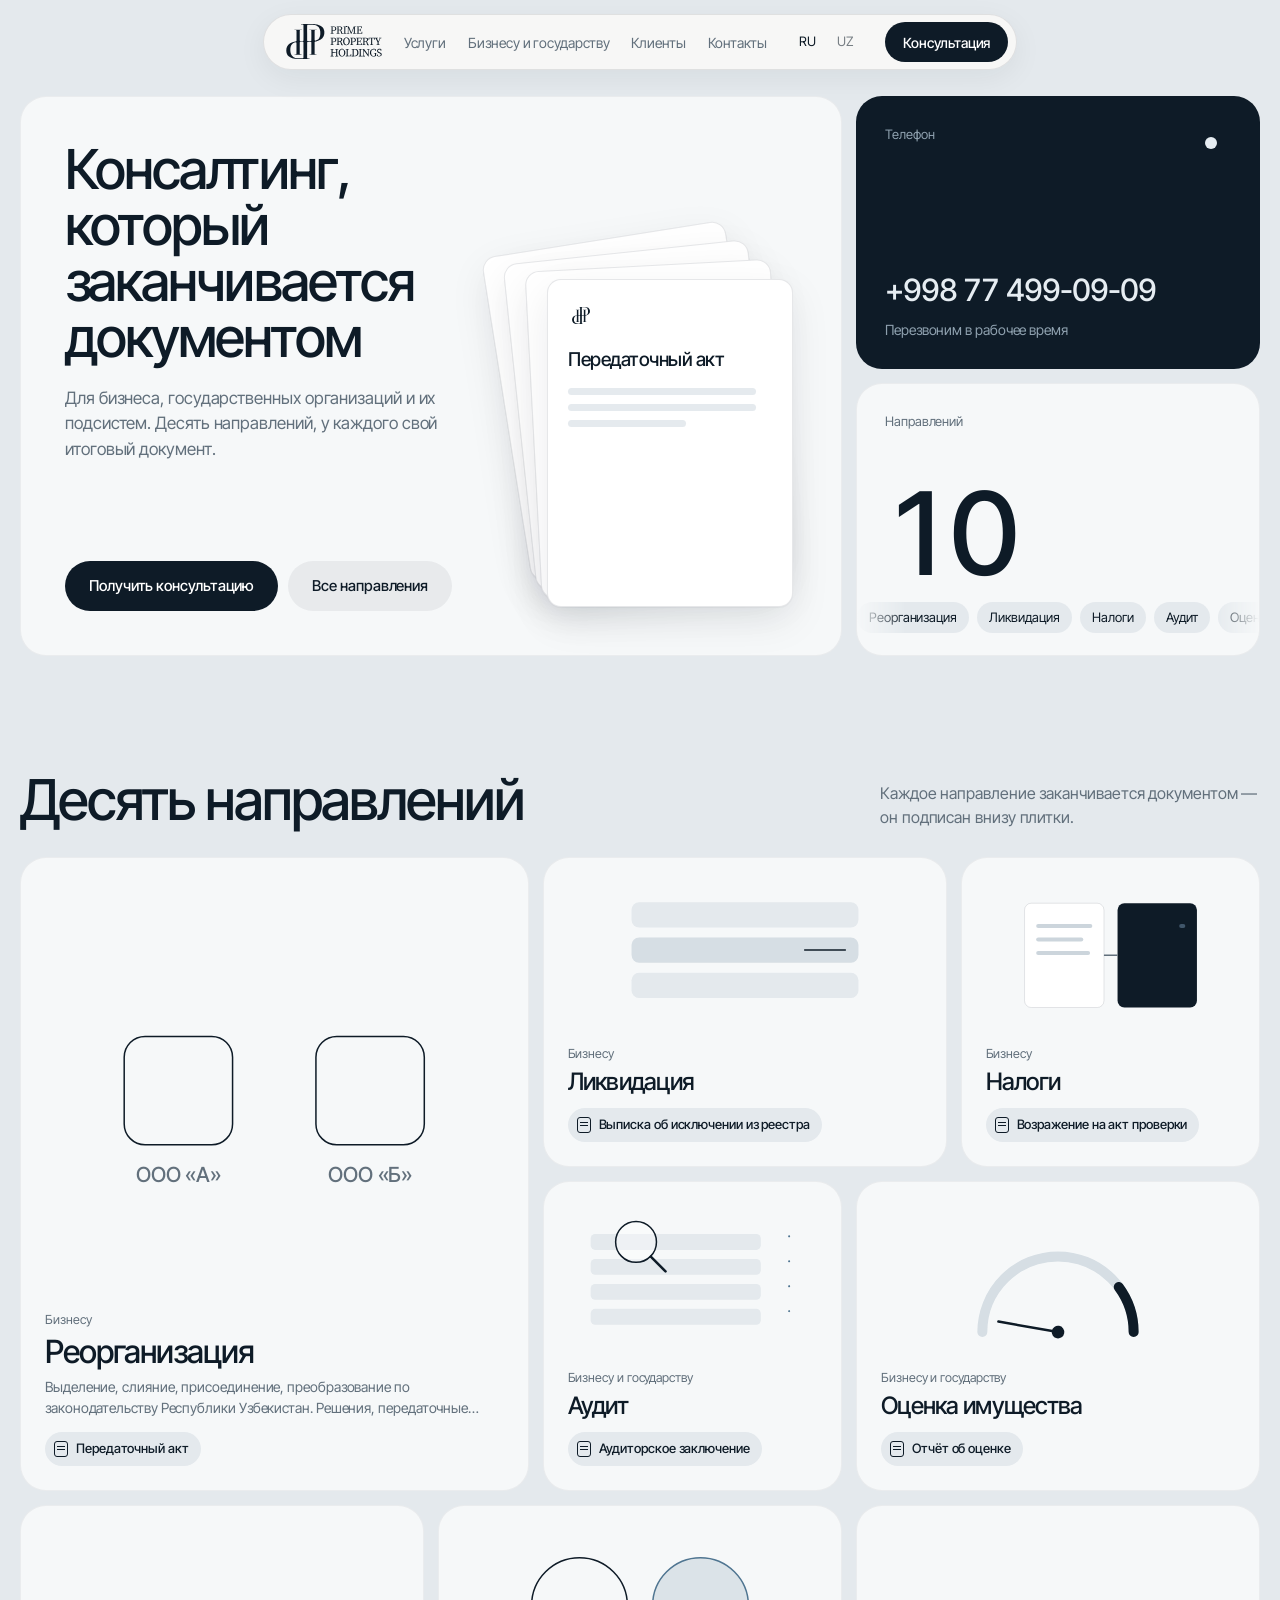
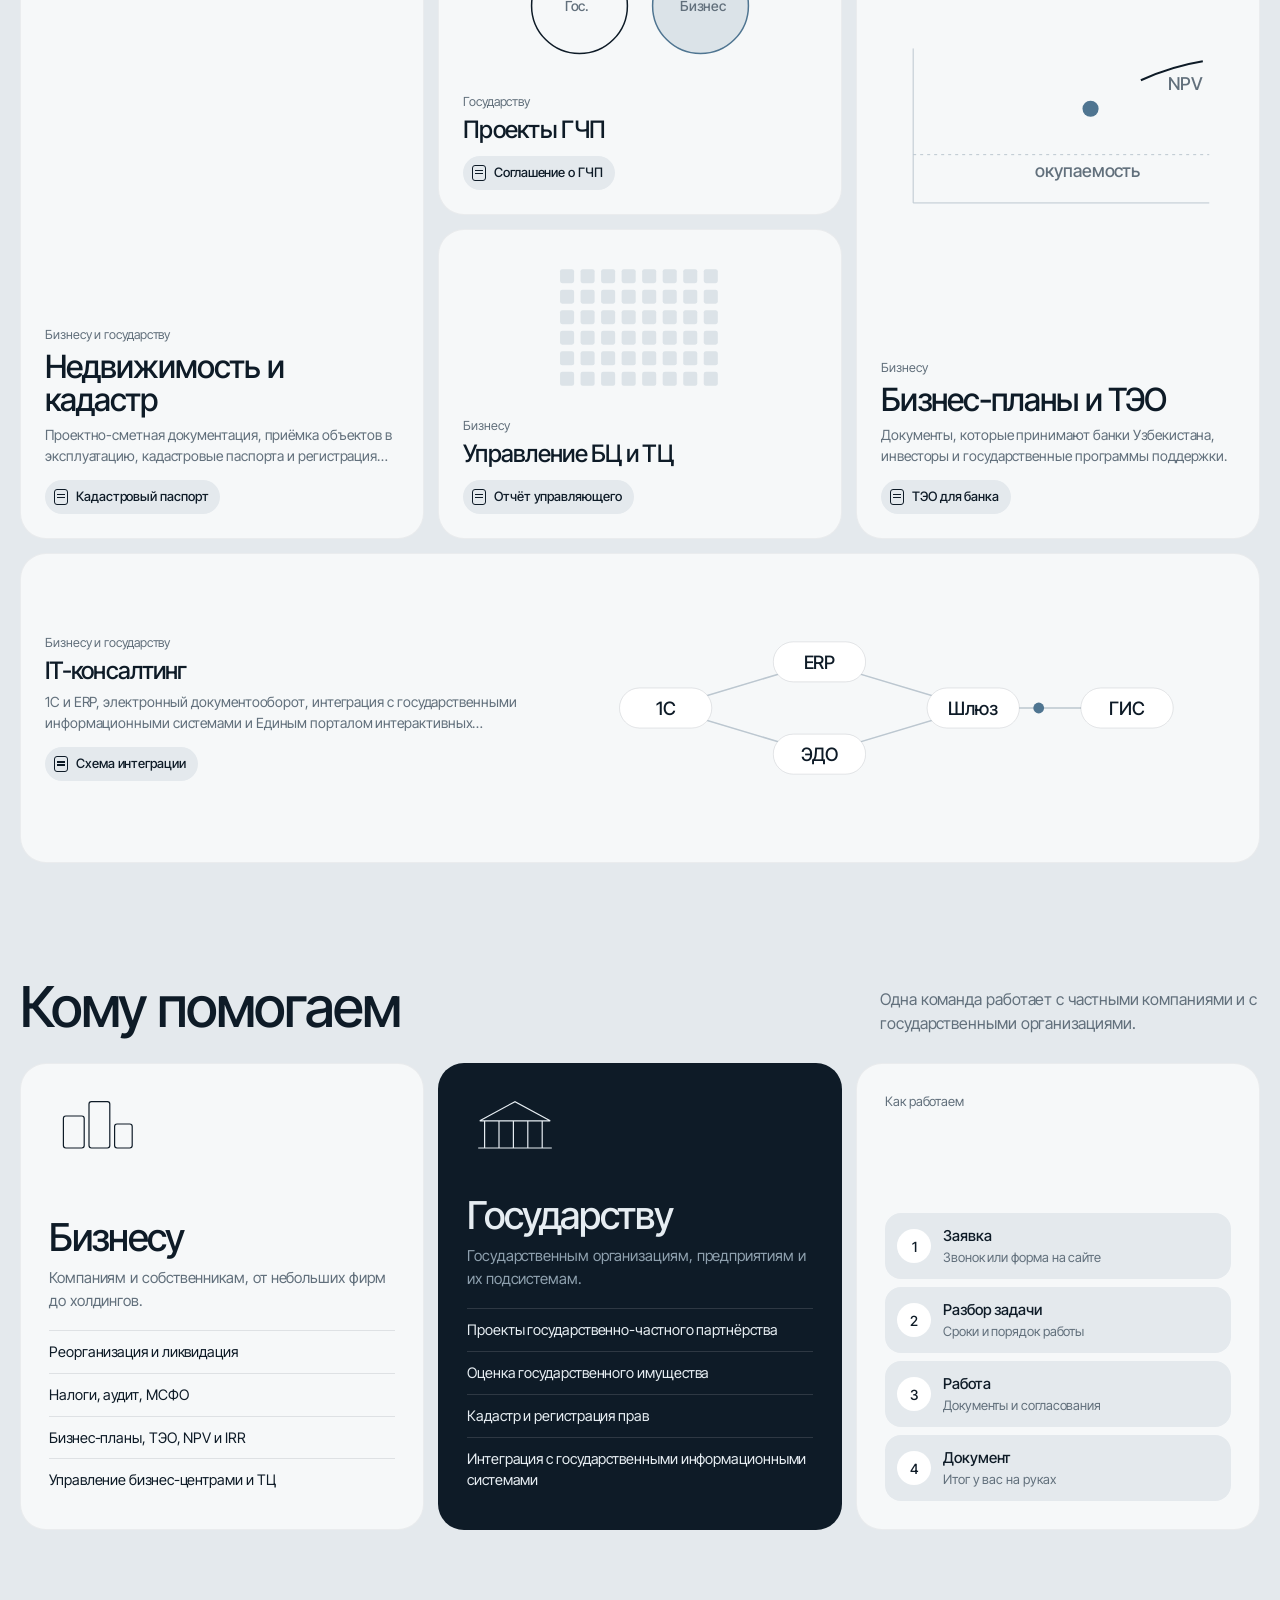
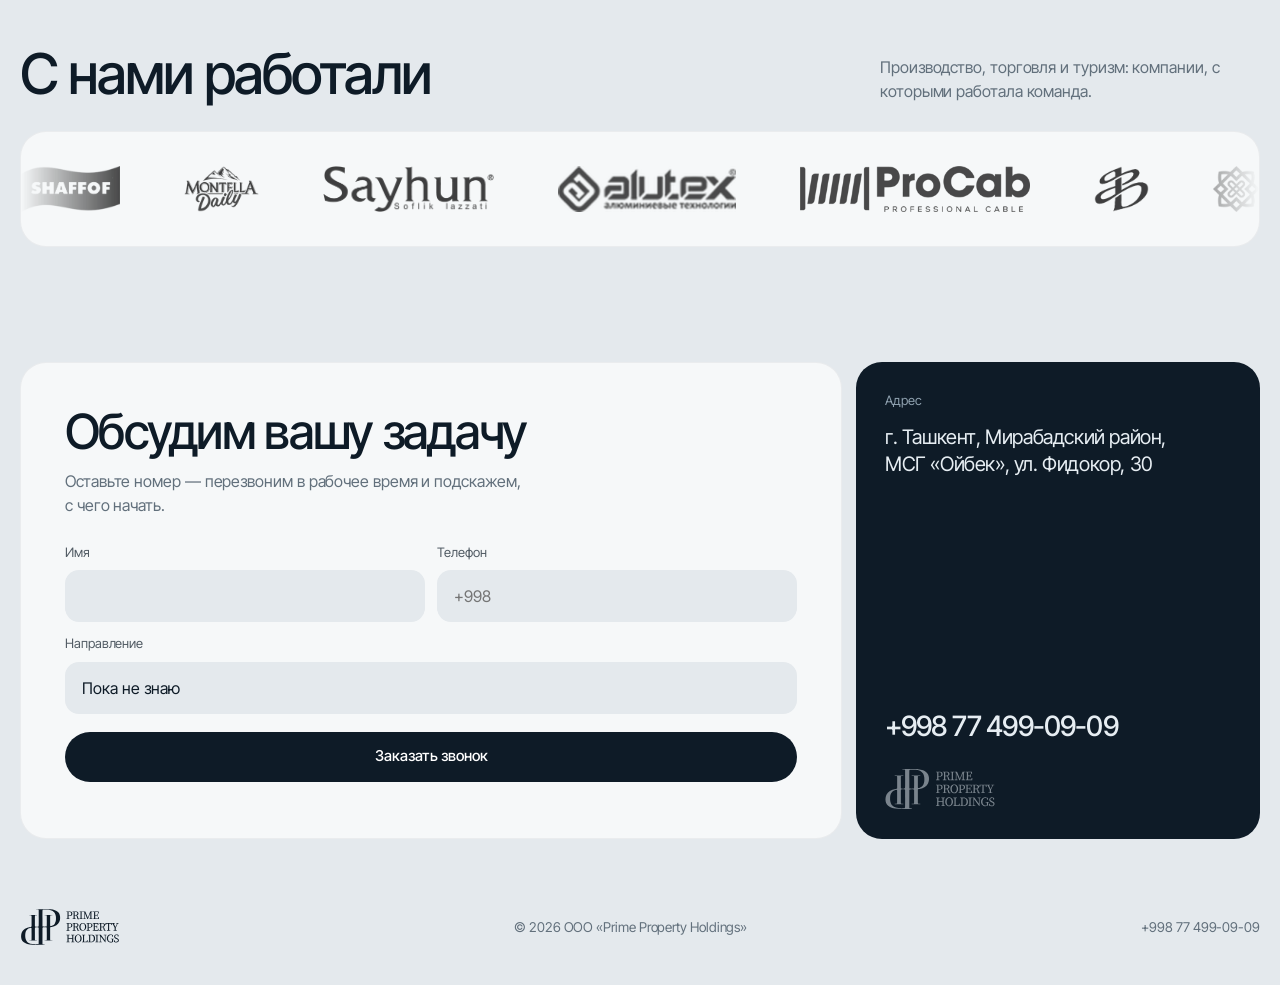
<file: v4/index.html>
<!doctype html>
<html lang="ru">
<head>
<meta charset="utf-8">
<meta name="viewport" content="width=device-width, initial-scale=1, viewport-fit=cover">
<title>Prime Property Holdings — консалтинг для бизнеса и государства</title>
<meta name="description" content="Консалтинг для бизнеса, государственных организаций и их подсистем: реорганизация и ликвидация, налоги и аудит, оценка имущества, кадастр, бизнес-планы и проекты ГЧП. Ташкент, Узбекистан.">
<link rel="icon" href="img/pph-mark.svg" type="image/svg+xml">
<link rel="preload" href="fonts/inter-tight-cyrillic-500-normal.woff2" as="font" type="font/woff2" crossorigin>
<link rel="preload" href="fonts/inter-tight-cyrillic-400-normal.woff2" as="font" type="font/woff2" crossorigin>
<link rel="stylesheet" href="e.css">
<meta name="theme-color" content="#E4E9ED">
<script>document.documentElement.classList.add('js')</script>
<style id="pph-back-css">html,body{overflow-x:clip}</style></head>
<body id="top">

<header class="hd">
  <div class="hd__bar">
    <a class="hd__logo" href="#top" aria-label="Prime Property Holdings — на главную"><span class="logo" aria-hidden="true"></span></a>
    <nav class="hd__nav" aria-label="Разделы"><a href="#services">Услуги</a><a href="#sectors">Бизнесу и государству</a><a href="#clients">Клиенты</a><a href="#contact">Контакты</a></nav>
    <div class="lang" role="group" aria-label="Язык"><a data-lang="ru" href="?lang=ru">RU</a><a data-lang="uz" href="?lang=uz">UZ</a></div>
    <a class="hd__btn" href="#contact">Консультация</a>
  </div>
</header>

<main class="wrap">
  <!-- First screen: one bento -->
  <section class="g g--hero" aria-labelledby="h1">
    <article class="t t--main">
      <h1 id="h1">Консалтинг, который заканчивается документом</h1>
      <p class="t--main__p">Для бизнеса, государственных организаций и их подсистем. Десять направлений, у каждого свой итоговый документ.</p>
      <div class="t--main__cta"><a class="btn btn--ink" href="#contact">Получить консультацию</a><a class="btn btn--soft" href="#services">Все направления</a></div>
      <div class="pile" aria-hidden="true">
        <div class="sheet" style="--k:0"><span class="sheet__mark"></span><b class="sheet__t">Передаточный акт</b><i></i><i></i><i class="s"></i><span class="sheet__stamp">PPH</span></div><div class="sheet" style="--k:1"><span class="sheet__mark"></span><b class="sheet__t">Выписка об исключении из реестра</b><i></i><i></i><i class="s"></i><span class="sheet__stamp">PPH</span></div><div class="sheet" style="--k:2"><span class="sheet__mark"></span><b class="sheet__t">Возражение на акт проверки</b><i></i><i></i><i class="s"></i><span class="sheet__stamp">PPH</span></div><div class="sheet" style="--k:3"><span class="sheet__mark"></span><b class="sheet__t">Аудиторское заключение</b><i></i><i></i><i class="s"></i><span class="sheet__stamp">PPH</span></div>
      </div>
      <ul class="hide" data-docs><li>Передаточный акт</li><li>Выписка об исключении из реестра</li><li>Возражение на акт проверки</li><li>Аудиторское заключение</li><li>Отчёт об оценке</li><li>Кадастровый паспорт</li><li>Соглашение о ГЧП</li><li>ТЭО для банка</li><li>Отчёт управляющего</li><li>Схема интеграции</li></ul>
    </article>

    <article class="t t--dark t--call">
      <p class="t__k">Телефон</p>
      <a class="t--call__n" href="tel:+998774990909">+998 77 499-09-09</a>
      <p class="t--call__p">Перезвоним в рабочее время</p>
      <span class="pulse" aria-hidden="true"><i></i><i></i><i></i></span>
    </article>

    <article class="t t--count">
      <p class="t__k">Направлений</p>
      <p class="t--count__n"><span data-count="10">10</span></p>
      <div class="tick" aria-hidden="true"><div class="tick__run"><span>Реорганизация</span><span>Ликвидация</span><span>Налоги</span><span>Аудит</span><span>Оценка</span><span>Кадастр</span><span>ГЧП</span><span>ТЭО</span><span>БЦ и ТЦ</span><span>IT</span><span>Реорганизация</span><span>Ликвидация</span><span>Налоги</span><span>Аудит</span><span>Оценка</span><span>Кадастр</span><span>ГЧП</span><span>ТЭО</span><span>БЦ и ТЦ</span><span>IT</span></div></div>
    </article>
  </section>

  <!-- Services: ten tiles, each with its own live picture -->
  <section class="sec" id="services">
    <header class="sec__h">
      <h2>Десять направлений</h2>
      <p>Каждое направление заканчивается документом — он подписан внизу плитки.</p>
    </header>
    <div class="g g--svc">
    <article class="t t--s t--s1" data-anim>
        <div class="viz" aria-hidden="true">
        <svg viewBox="0 0 220 120"><rect class="r1a" x="38" y="34" width="52" height="52" rx="10"/><rect class="r1b" x="130" y="34" width="52" height="52" rx="10"/><rect class="r1c" x="84" y="34" width="52" height="52" rx="10"/><text class="r1t" x="64" y="104" text-anchor="middle">ООО «А»</text><text class="r1t" x="156" y="104" text-anchor="middle">ООО «Б»</text></svg>
        
        </div>
        <div class="t--s__txt">
          <p class="t--s__for">Бизнесу</p>
          <h3>Реорганизация</h3>
          <p class="t--s__a">Выделение, слияние, присоединение, преобразование по законодательству Республики Узбекистан. Решения, передаточные акты, регистрация изменений.</p>
          <p class="doc"><span class="doc__i" aria-hidden="true"></span>Передаточный акт</p>
        </div>
      </article>
    <article class="t t--s t--s2" data-anim>
        <div class="viz" aria-hidden="true">
        <svg viewBox="0 0 220 120"><g class="reg"><rect x="20" y="16" width="180" height="20" rx="6"/><rect x="20" y="44" width="180" height="20" rx="6" class="gone"/><rect x="20" y="72" width="180" height="20" rx="6"/></g><line class="strike" x1="30" y1="54" x2="190" y2="54"/><text class="st" x="196" y="58" text-anchor="end">Исключена</text></svg>
        
        </div>
        <div class="t--s__txt">
          <p class="t--s__for">Бизнесу</p>
          <h3>Ликвидация</h3>
          <p class="t--s__a">Полный цикл добровольной ликвидации в Узбекистане: от решения участников до исключения из государственного реестра.</p>
          <p class="doc"><span class="doc__i" aria-hidden="true"></span>Выписка об исключении из реестра</p>
        </div>
      </article>
    <article class="t t--s t--s3" data-anim>
        <div class="viz" aria-hidden="true">
        <svg viewBox="0 0 220 120"><rect class="pg" x="34" y="12" width="70" height="92" rx="6"/><rect class="pg pg2" x="116" y="12" width="70" height="92" rx="6"/><g class="ln"><line x1="46" y1="32" x2="92" y2="32"/><line x1="46" y1="44" x2="84" y2="44"/><line x1="46" y1="56" x2="90" y2="56"/></g><g class="ln ln2"><line x1="128" y1="32" x2="174" y2="32"/><line x1="128" y1="44" x2="166" y2="44"/><line x1="128" y1="56" x2="172" y2="56"/><line x1="128" y1="68" x2="160" y2="68"/></g><path class="arr" d="M104 58 h12"/></svg>
        
        </div>
        <div class="t--s__txt">
          <p class="t--s__for">Бизнесу</p>
          <h3>Налоги</h3>
          <p class="t--s__a">Налоговое планирование по Налоговому кодексу Республики Узбекистан, сопровождение проверок Налогового комитета, возражения и обжалование решений.</p>
          <p class="doc"><span class="doc__i" aria-hidden="true"></span>Возражение на акт проверки</p>
        </div>
      </article>
    <article class="t t--s t--s4" data-anim>
        <div class="viz" aria-hidden="true">
        <svg viewBox="0 0 220 120"><g class="rows"><rect x="20" y="18" width="150" height="14" rx="4"/><path class="ck ck1" d="M180 25 l5 5 l10 -10"/><rect x="20" y="40" width="150" height="14" rx="4"/><path class="ck ck2" d="M180 47 l5 5 l10 -10"/><rect x="20" y="62" width="150" height="14" rx="4"/><path class="ck ck3" d="M180 69 l5 5 l10 -10"/><rect x="20" y="84" width="150" height="14" rx="4"/><path class="ck ck4" d="M180 91 l5 5 l10 -10"/></g><g class="lens"><circle cx="0" cy="0" r="18"/><line x1="13" y1="13" x2="26" y2="26"/></g></svg>
        
        </div>
        <div class="t--s__txt">
          <p class="t--s__for">Бизнесу и государству</p>
          <h3>Аудит</h3>
          <p class="t--s__a">Обязательный и инициативный аудит, трансформация отчётности по МСФО, аудит государственных предприятий и компаний с долей государства.</p>
          <p class="doc"><span class="doc__i" aria-hidden="true"></span>Аудиторское заключение</p>
        </div>
      </article>
    <article class="t t--s t--s5" data-anim>
        <div class="viz" aria-hidden="true">
        <svg viewBox="0 0 220 120"><path class="arc" d="M50 100 A60 60 0 0 1 170 100"/><path class="arc arc--on" d="M50 100 A60 60 0 0 1 170 100"/><g class="needle"><line x1="110" y1="100" x2="110" y2="52"/><circle cx="110" cy="100" r="5"/></g></svg>
        
        </div>
        <div class="t--s__txt">
          <p class="t--s__for">Бизнесу и государству</p>
          <h3>Оценка имущества</h3>
          <p class="t--s__a">Недвижимость, оборудование, бизнес и государственное имущество — по Закону «Об оценочной деятельности» и национальным стандартам оценки. Отчёты для банков, судов и органов власти.</p>
          <p class="doc"><span class="doc__i" aria-hidden="true"></span>Отчёт об оценке</p>
        </div>
      </article>
    <article class="t t--s t--s6" data-anim>
        <div class="viz" aria-hidden="true">
        <svg viewBox="0 0 220 140"><path class="plan" d="M30 20 H150 V60 H190 V120 H30 Z M30 70 H100 V120 M100 20 V50 M150 60 V90 H190"/><text class="dim" x="90" y="14" text-anchor="middle">12,4 м</text><text class="dim" x="198" y="94" text-anchor="start">6,1 м</text></svg>
        
        </div>
        <div class="t--s__txt">
          <p class="t--s__for">Бизнесу и государству</p>
          <h3>Недвижимость и кадастр</h3>
          <p class="t--s__a">Проектно-сметная документация, приёмка объектов в эксплуатацию, кадастровые паспорта и регистрация прав в Агентстве по кадастру.</p>
          <p class="doc"><span class="doc__i" aria-hidden="true"></span>Кадастровый паспорт</p>
        </div>
      </article>
    <article class="t t--s t--s7" data-anim>
        <div class="viz" aria-hidden="true">
        <svg viewBox="0 0 220 120"><circle class="c1" cx="84" cy="60" r="38"/><circle class="c2" cx="136" cy="60" r="38"/><text class="cl1" x="60" y="64" text-anchor="middle">Гос.</text><text class="cl2" x="160" y="64" text-anchor="middle">Бизнес</text></svg>
        
        </div>
        <div class="t--s__txt">
          <p class="t--s__for">Государству</p>
          <h3>Проекты ГЧП</h3>
          <p class="t--s__a">По Закону «О государственно-частном партнёрстве»: концепция, финансовая модель, конкурсная документация и сопровождение до подписания соглашения.</p>
          <p class="doc"><span class="doc__i" aria-hidden="true"></span>Соглашение о ГЧП</p>
        </div>
      </article>
    <article class="t t--s t--s8" data-anim>
        <div class="viz" aria-hidden="true">
        <svg viewBox="0 0 220 140"><line class="ax" x1="20" y1="110" x2="204" y2="110"/><line class="ax" x1="20" y1="14" x2="20" y2="110"/><line class="zero" x1="20" y1="80" x2="204" y2="80"/><path class="crv" d="M20 104 C60 104 70 96 92 80 S150 30 200 22"/><circle class="dot" r="5"><animateMotion dur="3.4s" repeatCount="indefinite" path="M20 104 C60 104 70 96 92 80 S150 30 200 22"/></circle><text class="lab" x="96" y="94">окупаемость</text><text class="lab" x="200" y="40" text-anchor="end">NPV</text></svg>
        
        </div>
        <div class="t--s__txt">
          <p class="t--s__for">Бизнесу</p>
          <h3>Бизнес-планы и ТЭО</h3>
          <p class="t--s__a">Документы, которые принимают банки Узбекистана, инвесторы и государственные программы поддержки.</p>
          <p class="doc"><span class="doc__i" aria-hidden="true"></span>ТЭО для банка</p>
        </div>
      </article>
    <article class="t t--s t--s9" data-anim>
        <div class="viz" aria-hidden="true">
        <svg viewBox="0 0 220 140"><rect class="w w0" x="36" y="14" width="13" height="13" rx="2"/><rect class="w w7" x="55" y="14" width="13" height="13" rx="2"/><rect class="w w3" x="74" y="14" width="13" height="13" rx="2"/><rect class="w w10" x="93" y="14" width="13" height="13" rx="2"/><rect class="w w6" x="112" y="14" width="13" height="13" rx="2"/><rect class="w w2" x="131" y="14" width="13" height="13" rx="2"/><rect class="w w9" x="150" y="14" width="13" height="13" rx="2"/><rect class="w w5" x="169" y="14" width="13" height="13" rx="2"/><rect class="w w1" x="36" y="33" width="13" height="13" rx="2"/><rect class="w w8" x="55" y="33" width="13" height="13" rx="2"/><rect class="w w4" x="74" y="33" width="13" height="13" rx="2"/><rect class="w w0" x="93" y="33" width="13" height="13" rx="2"/><rect class="w w7" x="112" y="33" width="13" height="13" rx="2"/><rect class="w w3" x="131" y="33" width="13" height="13" rx="2"/><rect class="w w10" x="150" y="33" width="13" height="13" rx="2"/><rect class="w w6" x="169" y="33" width="13" height="13" rx="2"/><rect class="w w2" x="36" y="52" width="13" height="13" rx="2"/><rect class="w w9" x="55" y="52" width="13" height="13" rx="2"/><rect class="w w5" x="74" y="52" width="13" height="13" rx="2"/><rect class="w w1" x="93" y="52" width="13" height="13" rx="2"/><rect class="w w8" x="112" y="52" width="13" height="13" rx="2"/><rect class="w w4" x="131" y="52" width="13" height="13" rx="2"/><rect class="w w0" x="150" y="52" width="13" height="13" rx="2"/><rect class="w w7" x="169" y="52" width="13" height="13" rx="2"/><rect class="w w3" x="36" y="71" width="13" height="13" rx="2"/><rect class="w w10" x="55" y="71" width="13" height="13" rx="2"/><rect class="w w6" x="74" y="71" width="13" height="13" rx="2"/><rect class="w w2" x="93" y="71" width="13" height="13" rx="2"/><rect class="w w9" x="112" y="71" width="13" height="13" rx="2"/><rect class="w w5" x="131" y="71" width="13" height="13" rx="2"/><rect class="w w1" x="150" y="71" width="13" height="13" rx="2"/><rect class="w w8" x="169" y="71" width="13" height="13" rx="2"/><rect class="w w4" x="36" y="90" width="13" height="13" rx="2"/><rect class="w w0" x="55" y="90" width="13" height="13" rx="2"/><rect class="w w7" x="74" y="90" width="13" height="13" rx="2"/><rect class="w w3" x="93" y="90" width="13" height="13" rx="2"/><rect class="w w10" x="112" y="90" width="13" height="13" rx="2"/><rect class="w w6" x="131" y="90" width="13" height="13" rx="2"/><rect class="w w2" x="150" y="90" width="13" height="13" rx="2"/><rect class="w w9" x="169" y="90" width="13" height="13" rx="2"/><rect class="w w5" x="36" y="109" width="13" height="13" rx="2"/><rect class="w w1" x="55" y="109" width="13" height="13" rx="2"/><rect class="w w8" x="74" y="109" width="13" height="13" rx="2"/><rect class="w w4" x="93" y="109" width="13" height="13" rx="2"/><rect class="w w0" x="112" y="109" width="13" height="13" rx="2"/><rect class="w w7" x="131" y="109" width="13" height="13" rx="2"/><rect class="w w3" x="150" y="109" width="13" height="13" rx="2"/><rect class="w w10" x="169" y="109" width="13" height="13" rx="2"/></svg>
        
        </div>
        <div class="t--s__txt">
          <p class="t--s__for">Бизнесу</p>
          <h3>Управление БЦ и ТЦ</h3>
          <p class="t--s__a">Коммерческое и финансовое управление бизнес-центрами и торговыми центрами в Ташкенте и регионах: арендаторы, бюджет, отчётность.</p>
          <p class="doc"><span class="doc__i" aria-hidden="true"></span>Отчёт управляющего</p>
        </div>
      </article>
    <article class="t t--s t--s10" data-anim>
        <div class="viz" aria-hidden="true">
        <svg viewBox="0 0 440 120"><g class="edges"><path d="M70 60 L170 30 M70 60 L170 90 M170 30 L270 60 M170 90 L270 60 M270 60 L370 60"/></g><g class="pk"><circle r="3.5"><animateMotion dur="2.6s" repeatCount="indefinite" path="M70 60 L170 30 L270 60 L370 60"/></circle><circle r="3.5"><animateMotion dur="2.6s" begin="1.3s" repeatCount="indefinite" path="M70 60 L170 90 L270 60 L370 60"/></circle></g><g class="nd"><rect x="40" y="47" width="60" height="26" rx="13"/><text x="70" y="64.5" text-anchor="middle">1С</text></g><g class="nd"><rect x="140" y="17" width="60" height="26" rx="13"/><text x="170" y="34.5" text-anchor="middle">ERP</text></g><g class="nd"><rect x="140" y="77" width="60" height="26" rx="13"/><text x="170" y="94.5" text-anchor="middle">ЭДО</text></g><g class="nd"><rect x="240" y="47" width="60" height="26" rx="13"/><text x="270" y="64.5" text-anchor="middle">Шлюз</text></g><g class="nd"><rect x="340" y="47" width="60" height="26" rx="13"/><text x="370" y="64.5" text-anchor="middle">ГИС</text></g></svg>
        
        </div>
        <div class="t--s__txt">
          <p class="t--s__for">Бизнесу и государству</p>
          <h3>IT-консалтинг</h3>
          <p class="t--s__a">1С и ERP, электронный документооборот, интеграция с государственными информационными системами и Единым порталом интерактивных госуслуг.</p>
          <p class="doc"><span class="doc__i" aria-hidden="true"></span>Схема интеграции</p>
        </div>
      </article>
    </div>
  </section>

  <!-- Sectors + process -->
  <section class="sec" id="sectors">
    <header class="sec__h"><h2>Кому помогаем</h2><p>Одна команда работает с частными компаниями и с государственными организациями.</p></header>
    <div class="g g--sec">
      <article class="t t--sx">
        <div class="sx-ic" aria-hidden="true"><svg viewBox="0 0 120 80"><rect x="18" y="30" width="26" height="40" rx="3"/><rect x="50" y="12" width="26" height="58" rx="3"/><rect x="82" y="40" width="22" height="30" rx="3"/></svg></div>
        <h3>Бизнесу</h3>
        <p>Компаниям и собственникам, от небольших фирм до холдингов.</p>
        <ul><li>Реорганизация и ликвидация</li><li>Налоги, аудит, МСФО</li><li>Бизнес-планы, ТЭО, NPV и IRR</li><li>Управление бизнес-центрами и ТЦ</li></ul>
      </article>
      <article class="t t--sx t--dark">
        <div class="sx-ic" aria-hidden="true"><svg viewBox="0 0 120 80"><path d="M14 70 H106 M22 70 V36 M40 70 V36 M58 70 V36 M76 70 V36 M94 70 V36 M16 36 H104 L60 12 Z"/></svg></div>
        <h3>Государству</h3>
        <p>Государственным организациям, предприятиям и их подсистемам.</p>
        <ul><li>Проекты государственно-частного партнёрства</li><li>Оценка государственного имущества</li><li>Кадастр и регистрация прав</li><li>Интеграция с государственными информационными системами</li></ul>
      </article>
      <article class="t t--steps" data-anim>
        <p class="t__k">Как работаем</p>
        <ol>
          <li><b>Заявка</b><span>Звонок или форма на сайте</span></li>
          <li><b>Разбор задачи</b><span>Сроки и порядок работы</span></li>
          <li><b>Работа</b><span>Документы и согласования</span></li>
          <li><b>Документ</b><span>Итог у вас на руках</span></li>
        </ol>
      </article>
    </div>
  </section>

  <!-- Clients -->
  <section class="sec" id="clients">
    <header class="sec__h"><h2>С нами работали</h2><p>Производство, торговля и туризм: компании, с которыми работала команда.</p></header>
    <div class="t t--logos">
      <div class="belt"><div class="belt__run"><span><img src="img/logos/shaffof.webp" alt="Shaffof" loading="lazy" decoding="async"></span><span><img src="img/logos/montella.webp" alt="Montella Daily" loading="lazy" decoding="async"></span><span><img src="img/logos/sayhun.webp" alt="Sayhun" loading="lazy" decoding="async"></span><span><img src="img/logos/alutex.webp" alt="Alutex" loading="lazy" decoding="async"></span><span><img src="img/logos/procab.webp" alt="ProCab" loading="lazy" decoding="async"></span><span><img src="img/logos/beldersoy.webp" alt="Beldersoy" loading="lazy" decoding="async"></span><span><img src="img/logos/xorazmshakar.webp" alt="Xorazm Shakar" loading="lazy" decoding="async"></span><span><img src="img/logos/krantas.webp" alt="Krantas Group" loading="lazy" decoding="async"></span><span><img src="img/logos/megaplanet.webp" alt="Megaplanet" loading="lazy" decoding="async"></span><span><img src="img/logos/oltintegirmon.webp" alt="Oltin Tegirmon" loading="lazy" decoding="async"></span><span><img src="img/logos/shaffof.webp" alt="" loading="lazy" decoding="async"></span><span><img src="img/logos/montella.webp" alt="" loading="lazy" decoding="async"></span><span><img src="img/logos/sayhun.webp" alt="" loading="lazy" decoding="async"></span><span><img src="img/logos/alutex.webp" alt="" loading="lazy" decoding="async"></span><span><img src="img/logos/procab.webp" alt="" loading="lazy" decoding="async"></span><span><img src="img/logos/beldersoy.webp" alt="" loading="lazy" decoding="async"></span><span><img src="img/logos/xorazmshakar.webp" alt="" loading="lazy" decoding="async"></span><span><img src="img/logos/krantas.webp" alt="" loading="lazy" decoding="async"></span><span><img src="img/logos/megaplanet.webp" alt="" loading="lazy" decoding="async"></span><span><img src="img/logos/oltintegirmon.webp" alt="" loading="lazy" decoding="async"></span></div></div>
    </div>
  </section>

  <!-- Contact -->
  <section class="sec" id="contact">
    <div class="g g--ct">
      <article class="t t--form">
        <h2>Обсудим вашу задачу</h2>
        <p class="t--form__p">Оставьте номер — перезвоним в рабочее время и подскажем, с чего начать.</p>
        <form class="ct__form" name="consult" method="POST" action="/" data-netlify="true" data-pph-form novalidate>
  <input type="hidden" name="form-name" value="consult">
  <label class="fld"><span>Имя</span><input name="name" autocomplete="name"></label>
  <label class="fld"><span>Телефон</span><input name="phone" type="tel" inputmode="tel" autocomplete="tel" placeholder="+998" required></label>
  <label class="fld"><span>Направление</span>
    <select name="topic"><option>Пока не знаю</option><option>Реорганизация</option><option>Ликвидация</option><option>Налоги</option><option>Аудит</option><option>Оценка имущества</option><option>Недвижимость и кадастр</option><option>Проекты ГЧП</option><option>Бизнес-планы и ТЭО</option><option>Управление БЦ и ТЦ</option><option>IT-консалтинг</option></select>
  </label>
  <button class="btn ct__send" type="submit">Заказать звонок</button>
  <p class="ct__status" data-status role="status" aria-live="polite"></p>
</form>
      </article>
      <article class="t t--dark t--adr">
        <p class="t__k">Адрес</p>
        <p class="t--adr__a">г. Ташкент, Мирабадский район,<br>МСГ «Ойбек», ул. Фидокор, 30</p>
        <a class="t--adr__n" href="tel:+998774990909">+998 77 499-09-09</a>
        <span class="logo t--adr__logo" aria-hidden="true"></span>
      </article>
    </div>
  </section>
</main>
<footer class="ft"><span class="logo" aria-hidden="true"></span><span>© 2026 ООО «Prime Property Holdings»</span><a href="tel:+998774990909">+998 77 499-09-09</a></footer>
<script src="shared/uz.js"></script>
<script src="shared/pph.js" defer></script>
<script src="e.js" defer></script>
</body>
</html>
</file>
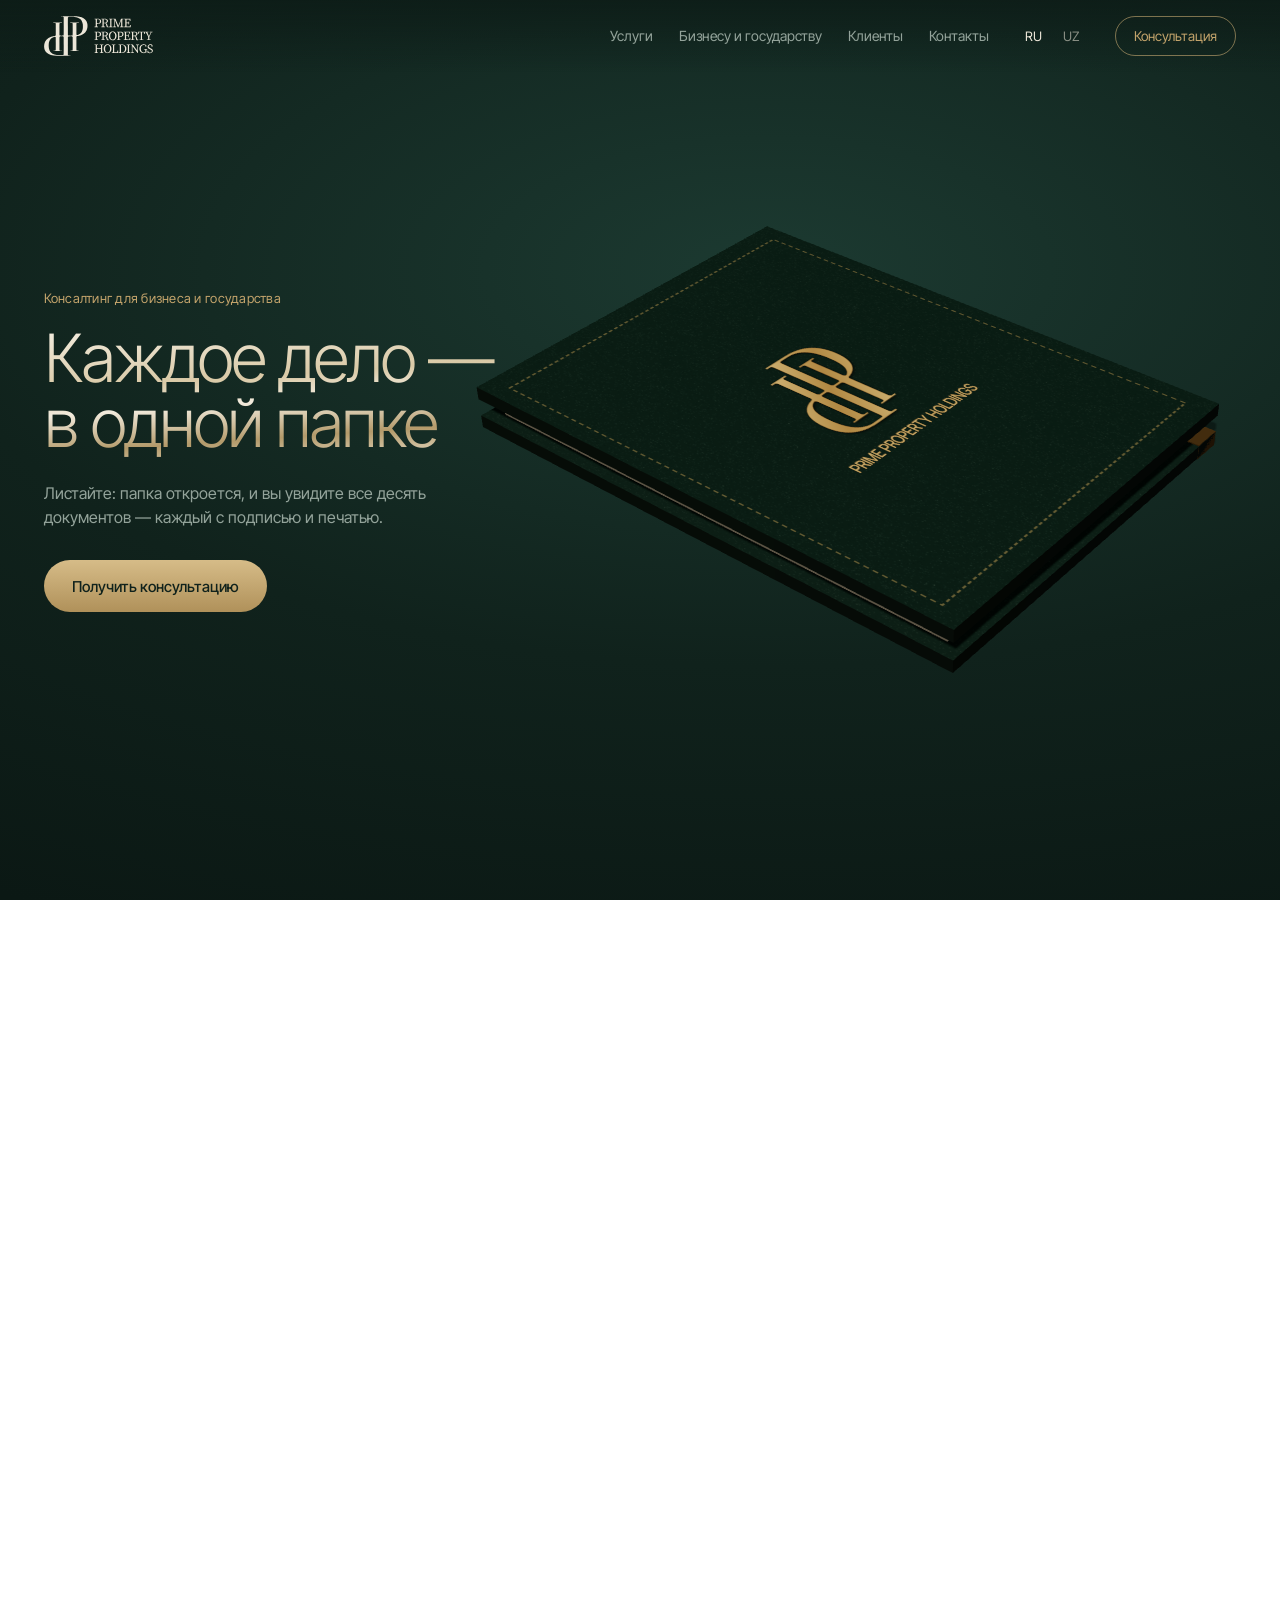
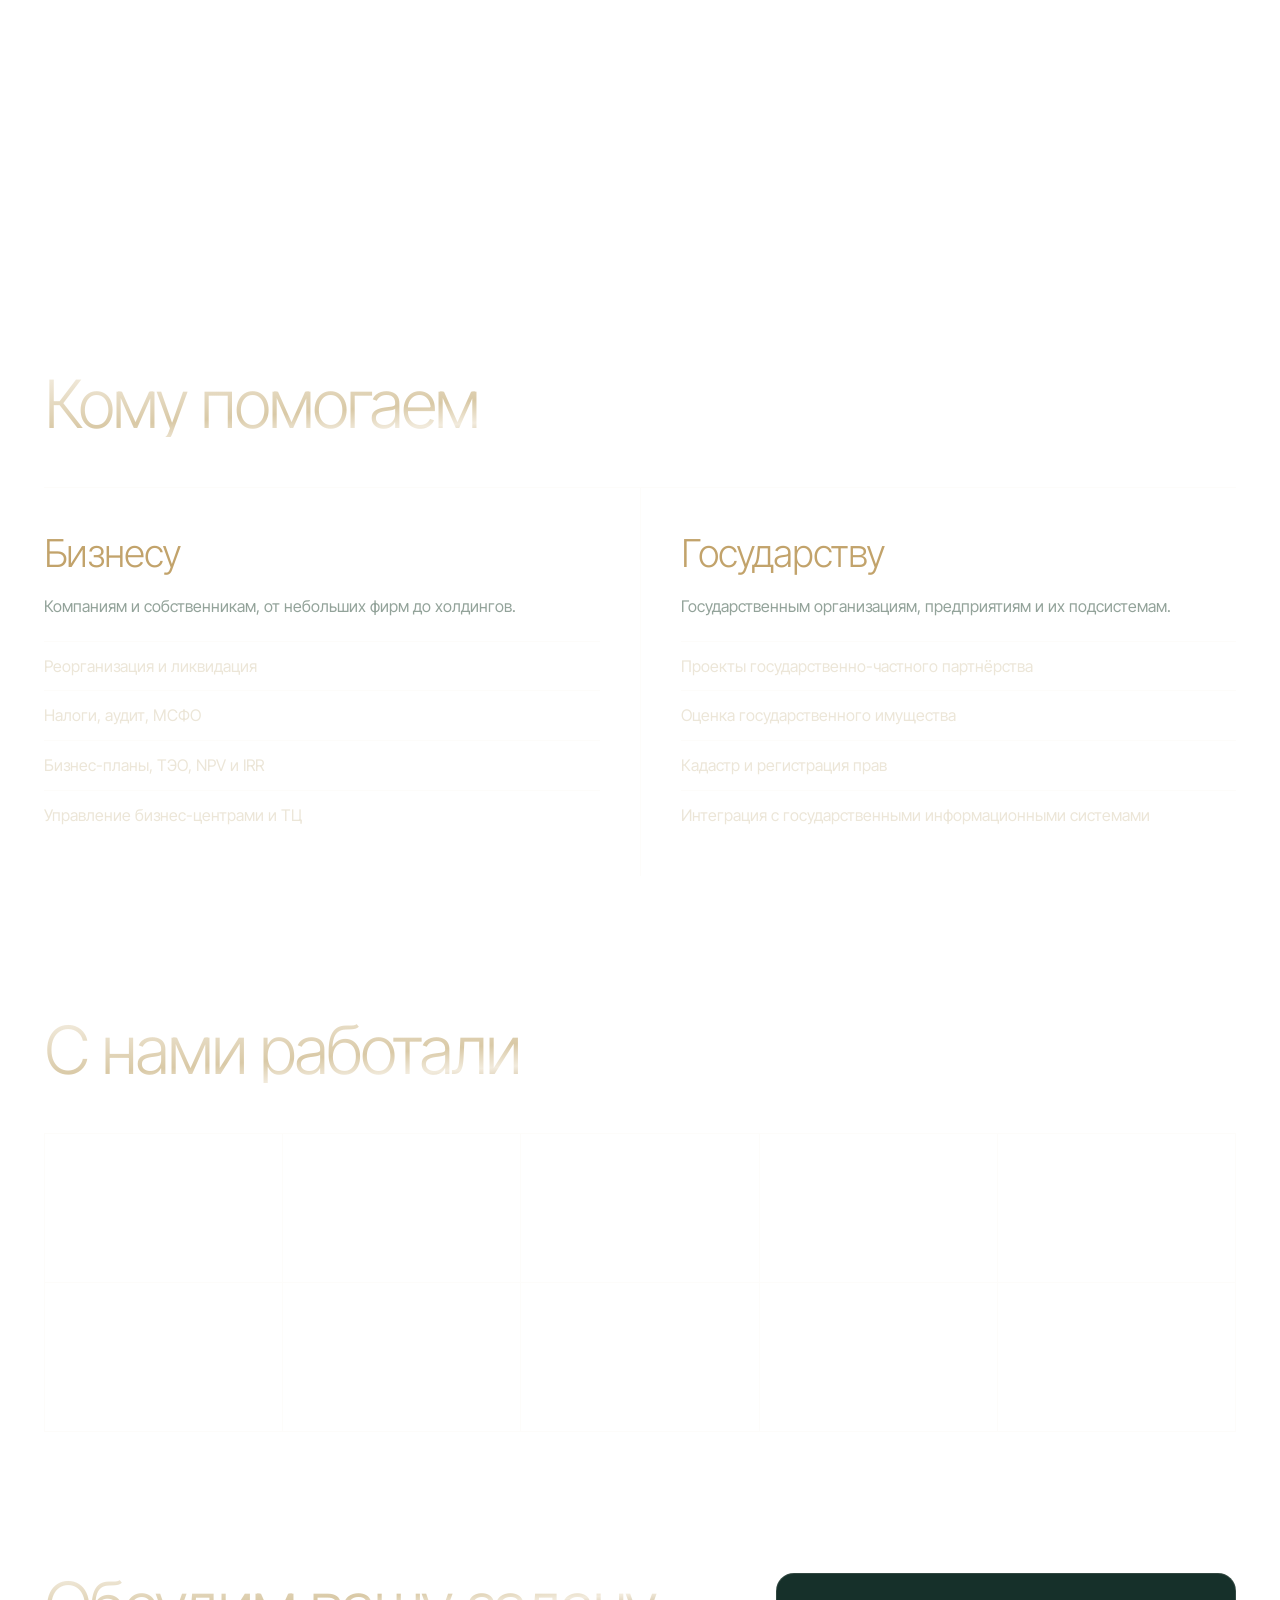
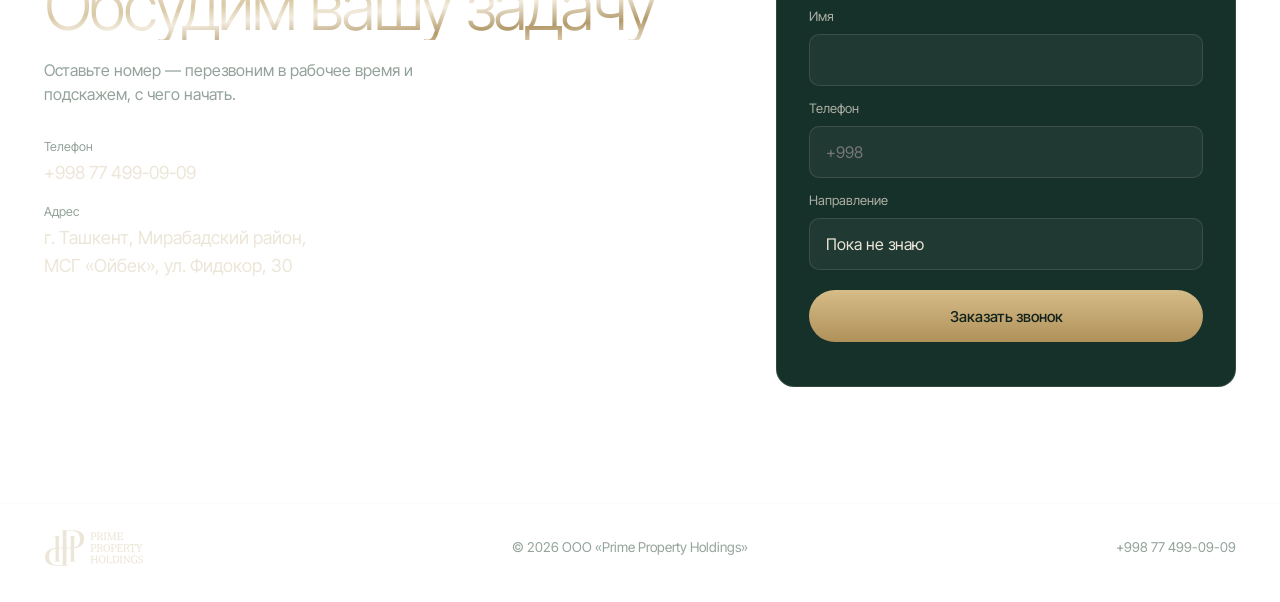
<file: v5/index.html>
<!doctype html>
<html lang="ru">
<head>
<meta charset="utf-8">
<meta name="viewport" content="width=device-width, initial-scale=1, viewport-fit=cover">
<title>Prime Property Holdings — консалтинг для бизнеса и государства</title>
<meta name="description" content="Консалтинг для бизнеса, государственных организаций и их подсистем: реорганизация и ликвидация, налоги и аудит, оценка имущества, кадастр, бизнес-планы и проекты ГЧП. Ташкент, Узбекистан.">
<link rel="icon" href="img/pph-mark.svg" type="image/svg+xml">
<link rel="preload" href="fonts/inter-tight-cyrillic-300-normal.woff2" as="font" type="font/woff2" crossorigin>
<link rel="preload" href="fonts/inter-tight-cyrillic-400-normal.woff2" as="font" type="font/woff2" crossorigin>
<link rel="stylesheet" href="o.css">
<meta name="theme-color" content="#10221C">
<script>document.documentElement.classList.add('js')</script>
<style id="pph-back-css">html,body{overflow-x:clip}</style></head>
<body id="top">
<header class="hd">
  <a class="hd__logo" href="#top" aria-label="Prime Property Holdings — на главную"><span class="logo" aria-hidden="true"></span></a>
  <nav class="hd__nav" aria-label="Разделы"><a href="#services">Услуги</a><a href="#sectors">Бизнесу и государству</a><a href="#clients">Клиенты</a><a href="#contact">Контакты</a></nav>
  <div class="lang" role="group" aria-label="Язык"><a data-lang="ru" href="?lang=ru">RU</a><a data-lang="uz" href="?lang=uz">UZ</a></div>
  <a class="hd__btn" href="#contact">Консультация</a>
</header>

<main>
  <section class="rail rail--o" id="services" aria-label="Направления">
    <div class="rail__stage">
            <canvas class="rail__gl" aria-hidden="true"></canvas>
      <div class="rail__intro">
        <p class="k">Консалтинг для бизнеса и государства</p>
        <h1 class="chrome">Каждое дело — в одной папке</h1>
        <p class="rail__lead">Листайте: папка откроется, и вы увидите все десять документов — каждый с подписью и печатью.</p>
        <a class="btn btn--gold" href="#contact">Получить консультацию</a>
      </div>
      <div class="fin" aria-hidden="true"><h2 class="chrome">Документ у вас на руках</h2><a class="btn btn--gold" href="#contact">Обсудить задачу</a></div>
      <div class="cap" aria-live="polite">
        <h2 class="cap__h chrome">Десять направлений, десять документов</h2>
        <p class="cap__n"><b data-n>01</b> / 10</p>
        <div class="cap__list">
        <div class="cap__i" data-i="0" data-doc="Передаточный акт">
            <h2 class="cap__t">Реорганизация</h2>
            <p class="cap__a">Выделение, слияние, присоединение, преобразование по законодательству Республики Узбекистан. Решения, передаточные акты, регистрация изменений.</p>
            <p class="cap__d"><span>Итоговый документ</span> <b>Передаточный акт</b></p>
          </div>
        <div class="cap__i" data-i="1" data-doc="Выписка об исключении из реестра">
            <h2 class="cap__t">Ликвидация</h2>
            <p class="cap__a">Полный цикл добровольной ликвидации в Узбекистане: от решения участников до исключения из государственного реестра.</p>
            <p class="cap__d"><span>Итоговый документ</span> <b>Выписка об исключении из реестра</b></p>
          </div>
        <div class="cap__i" data-i="2" data-doc="Возражение на акт проверки">
            <h2 class="cap__t">Налоги</h2>
            <p class="cap__a">Налоговое планирование по Налоговому кодексу Республики Узбекистан, сопровождение проверок Налогового комитета, возражения и обжалование решений.</p>
            <p class="cap__d"><span>Итоговый документ</span> <b>Возражение на акт проверки</b></p>
          </div>
        <div class="cap__i" data-i="3" data-doc="Аудиторское заключение">
            <h2 class="cap__t">Аудит</h2>
            <p class="cap__a">Обязательный и инициативный аудит, трансформация отчётности по МСФО, аудит государственных предприятий и компаний с долей государства.</p>
            <p class="cap__d"><span>Итоговый документ</span> <b>Аудиторское заключение</b></p>
          </div>
        <div class="cap__i" data-i="4" data-doc="Отчёт об оценке">
            <h2 class="cap__t">Оценка имущества</h2>
            <p class="cap__a">Недвижимость, оборудование, бизнес и государственное имущество — по Закону «Об оценочной деятельности» и национальным стандартам оценки. Отчёты для банков, судов и органов власти.</p>
            <p class="cap__d"><span>Итоговый документ</span> <b>Отчёт об оценке</b></p>
          </div>
        <div class="cap__i" data-i="5" data-doc="Кадастровый паспорт">
            <h2 class="cap__t">Недвижимость и кадастр</h2>
            <p class="cap__a">Проектно-сметная документация, приёмка объектов в эксплуатацию, кадастровые паспорта и регистрация прав в Агентстве по кадастру.</p>
            <p class="cap__d"><span>Итоговый документ</span> <b>Кадастровый паспорт</b></p>
          </div>
        <div class="cap__i" data-i="6" data-doc="Соглашение о ГЧП">
            <h2 class="cap__t">Проекты ГЧП</h2>
            <p class="cap__a">По Закону «О государственно-частном партнёрстве»: концепция, финансовая модель, конкурсная документация и сопровождение до подписания соглашения.</p>
            <p class="cap__d"><span>Итоговый документ</span> <b>Соглашение о ГЧП</b></p>
          </div>
        <div class="cap__i" data-i="7" data-doc="ТЭО для банка">
            <h2 class="cap__t">Бизнес-планы и ТЭО</h2>
            <p class="cap__a">Документы, которые принимают банки Узбекистана, инвесторы и государственные программы поддержки.</p>
            <p class="cap__d"><span>Итоговый документ</span> <b>ТЭО для банка</b></p>
          </div>
        <div class="cap__i" data-i="8" data-doc="Отчёт управляющего">
            <h2 class="cap__t">Управление БЦ и ТЦ</h2>
            <p class="cap__a">Коммерческое и финансовое управление бизнес-центрами и торговыми центрами в Ташкенте и регионах: арендаторы, бюджет, отчётность.</p>
            <p class="cap__d"><span>Итоговый документ</span> <b>Отчёт управляющего</b></p>
          </div>
        <div class="cap__i" data-i="9" data-doc="Схема интеграции">
            <h2 class="cap__t">IT-консалтинг</h2>
            <p class="cap__a">1С и ERP, электронный документооборот, интеграция с государственными информационными системами и Единым порталом интерактивных госуслуг.</p>
            <p class="cap__d"><span>Итоговый документ</span> <b>Схема интеграции</b></p>
          </div>
        </div>
        <p class="cap__doc"><span>Итоговый документ</span> <b data-doc></b></p>
        <div class="cap__bar" aria-hidden="true"><i></i></div>
      </div>
      <!-- the texts drawn on the sheets come from here, so they follow the language switch -->
      <ul class="sheets-src" hidden>
      <li><b>Передаточный акт</b><i>Реорганизация</i><span><em>Форма</em>Выделение</span><span><em>Итог</em>Изменения зарегистрированы</span></li>
      <li><b>Выписка об исключении из реестра</b><i>Ликвидация</i><span><em>Начало</em>Решение участников</span><span><em>Итог</em>Компания исключена</span></li>
      <li><b>Возражение на акт проверки</b><i>Налоги</i><span><em>Основание</em>Налоговый кодекс</span><span><em>Статус</em>Подано</span></li>
      <li><b>Аудиторское заключение</b><i>Аудит</i><span><em>Стандарт</em>МСФО</span><span><em>Для</em>Банк, инвестор</span></li>
      <li><b>Отчёт об оценке</b><i>Оценка имущества</i><span><em>Объект</em>Бизнес-центр</span><span><em>Цель</em>Залог в банке</span></li>
      <li><b>Кадастровый паспорт</b><i>Недвижимость и кадастр</i><span><em>Район</em>Мирабадский</span><span><em>Назначение</em>Коммерческое</span></li>
      <li><b>Соглашение о ГЧП</b><i>Проекты ГЧП</i><span><em>Стороны</em>Государство и бизнес</span><span><em>Этап</em>Подписание</span></li>
      <li><b>ТЭО для банка</b><i>Бизнес-планы и ТЭО</i><span><em>Показатели</em>NPV, IRR, окупаемость</span><span><em>Для</em>Банк, госпрограмма</span></li>
      <li><b>Отчёт управляющего</b><i>Управление БЦ и ТЦ</i><span><em>Объект</em>Торговый центр</span><span><em>Период</em>Квартал</span></li>
      <li><b>Схема интеграции</b><i>IT-консалтинг</i><span><em>Системы</em>1С, ERP, ЭДО</span><span><em>Связь</em>Госсистемы</span></li>
      <li class="lbl"><b>Документ</b><i>Подпись</i></li></ul>
      <noscript><style>.rail{height:auto}.rail__stage{position:relative;height:auto}.cap__i{position:static;opacity:1}</style></noscript>
    </div>
  </section>

  <section class="se" id="sectors">
    <h2 class="chrome ttl">Кому помогаем</h2>
    <div class="se__g">
      <article><h3>Бизнесу</h3><p>Компаниям и собственникам, от небольших фирм до холдингов.</p>
        <ul><li>Реорганизация и ликвидация</li><li>Налоги, аудит, МСФО</li><li>Бизнес-планы, ТЭО, NPV и IRR</li><li>Управление бизнес-центрами и ТЦ</li></ul></article>
      <article><h3>Государству</h3><p>Государственным организациям, предприятиям и их подсистемам.</p>
        <ul><li>Проекты государственно-частного партнёрства</li><li>Оценка государственного имущества</li><li>Кадастр и регистрация прав</li><li>Интеграция с государственными информационными системами</li></ul></article>
    </div>
  </section>

  <section class="cl" id="clients">
    <h2 class="chrome ttl">С нами работали</h2>
    <ul class="cl__g"><li><img src="img/logos/shaffof.webp" alt="Shaffof" loading="lazy" decoding="async"></li><li><img src="img/logos/montella.webp" alt="Montella Daily" loading="lazy" decoding="async"></li><li><img src="img/logos/sayhun.webp" alt="Sayhun" loading="lazy" decoding="async"></li><li><img src="img/logos/alutex.webp" alt="Alutex" loading="lazy" decoding="async"></li><li><img src="img/logos/procab.webp" alt="ProCab" loading="lazy" decoding="async"></li><li><img src="img/logos/beldersoy.webp" alt="Beldersoy" loading="lazy" decoding="async"></li><li><img src="img/logos/xorazmshakar.webp" alt="Xorazm Shakar" loading="lazy" decoding="async"></li><li><img src="img/logos/krantas.webp" alt="Krantas Group" loading="lazy" decoding="async"></li><li><img src="img/logos/megaplanet.webp" alt="Megaplanet" loading="lazy" decoding="async"></li><li><img src="img/logos/oltintegirmon.webp" alt="Oltin Tegirmon" loading="lazy" decoding="async"></li></ul>
  </section>

  <section class="ct" id="contact">
    <div>
      <h2 class="chrome ttl">Обсудим вашу задачу</h2>
      <p class="ct__p">Оставьте номер — перезвоним в рабочее время и подскажем, с чего начать.</p>
      <dl class="ct__info">
  <div><dt>Телефон</dt><dd><a href="tel:+998774990909">+998 77 499-09-09</a></dd></div>
  <div><dt>Адрес</dt><dd>г. Ташкент, Мирабадский район,<br>МСГ «Ойбек», ул. Фидокор, 30</dd></div>
</dl>
    </div>
    <form class="ct__form" name="consult" method="POST" action="/" data-netlify="true" data-pph-form novalidate>
  <input type="hidden" name="form-name" value="consult">
  <label class="fld"><span>Имя</span><input name="name" autocomplete="name"></label>
  <label class="fld"><span>Телефон</span><input name="phone" type="tel" inputmode="tel" autocomplete="tel" placeholder="+998" required></label>
  <label class="fld"><span>Направление</span>
    <select name="topic"><option>Пока не знаю</option><option>Реорганизация</option><option>Ликвидация</option><option>Налоги</option><option>Аудит</option><option>Оценка имущества</option><option>Недвижимость и кадастр</option><option>Проекты ГЧП</option><option>Бизнес-планы и ТЭО</option><option>Управление БЦ и ТЦ</option><option>IT-консалтинг</option></select>
  </label>
  <button class="btn ct__send" type="submit">Заказать звонок</button>
  <p class="ct__status" data-status role="status" aria-live="polite"></p>
</form>
  </section>
</main>
<footer class="ft"><span class="logo" aria-hidden="true"></span><span>© 2026 ООО «Prime Property Holdings»</span><a href="tel:+998774990909">+998 77 499-09-09</a></footer>
<script src="shared/uz.js"></script>
<script src="shared/pph.js" defer></script>
<script src="o.js" defer></script>
</body>
</html>
</file>
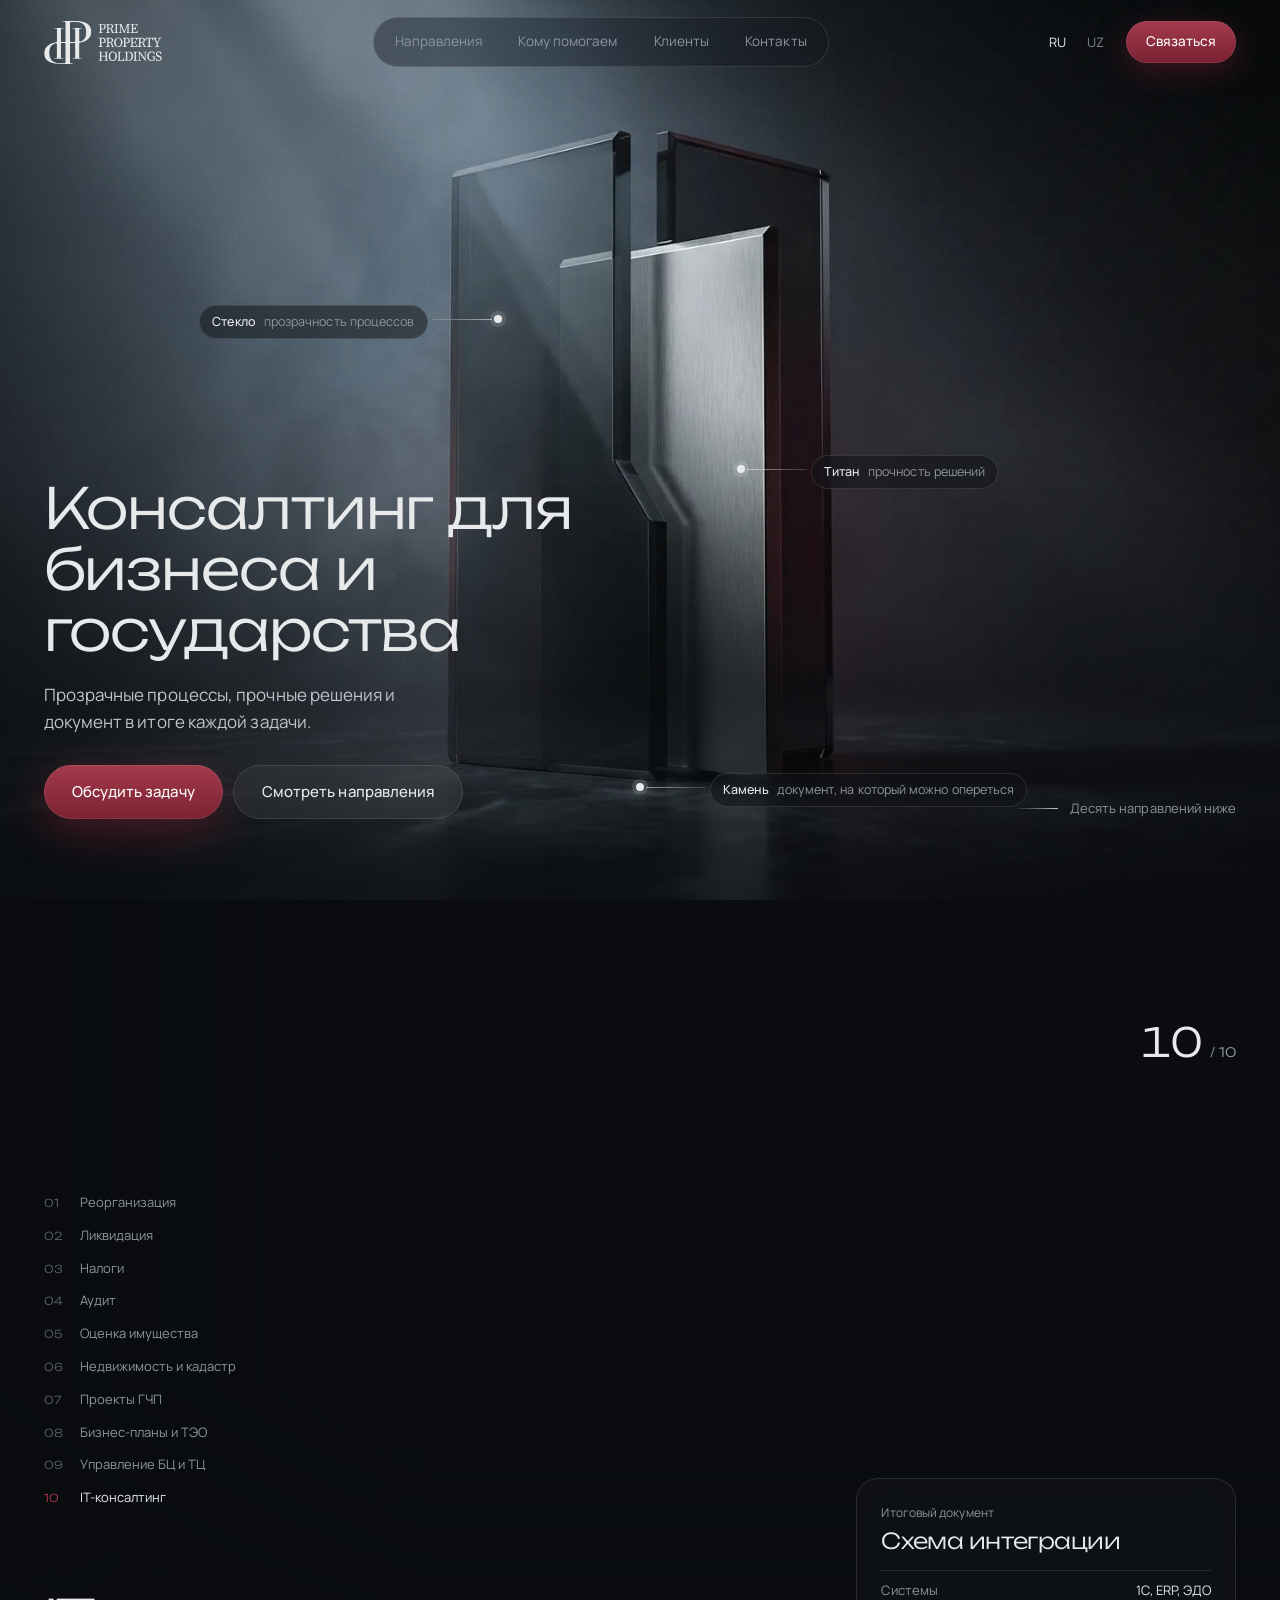
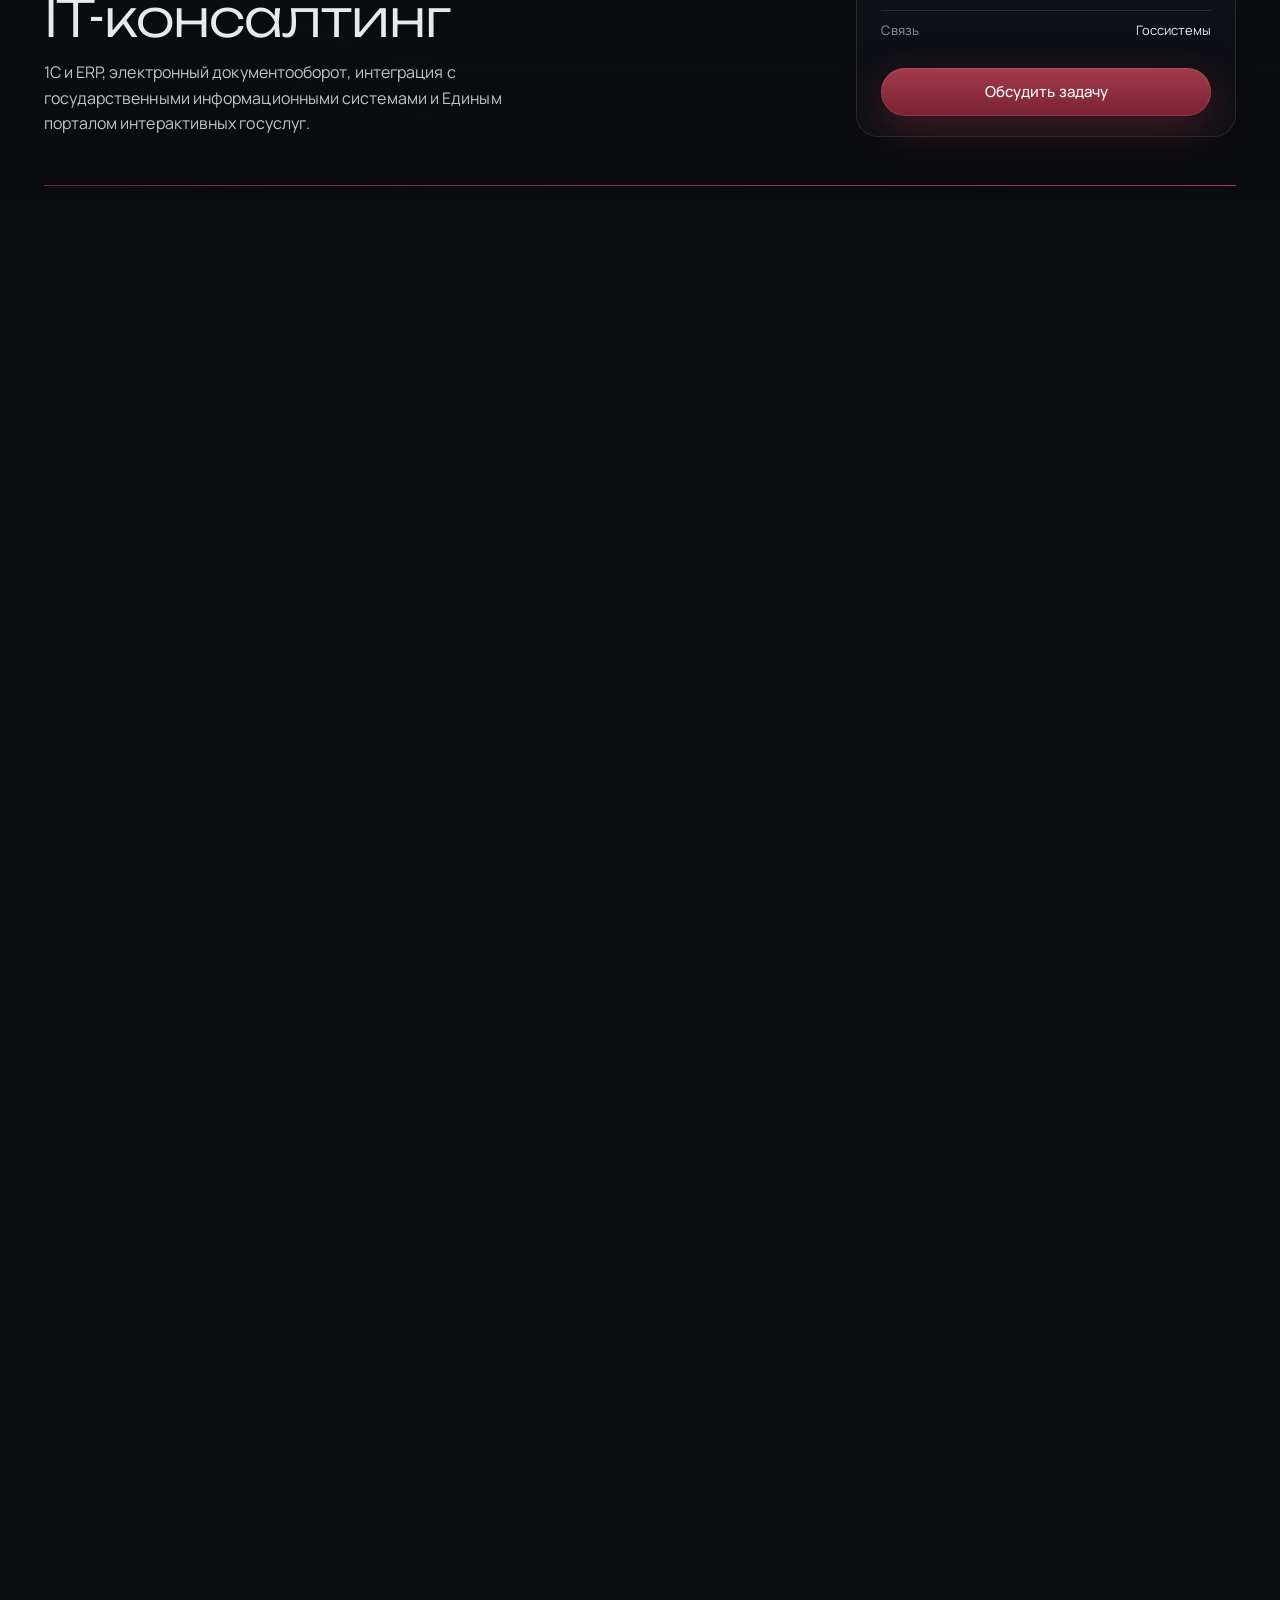
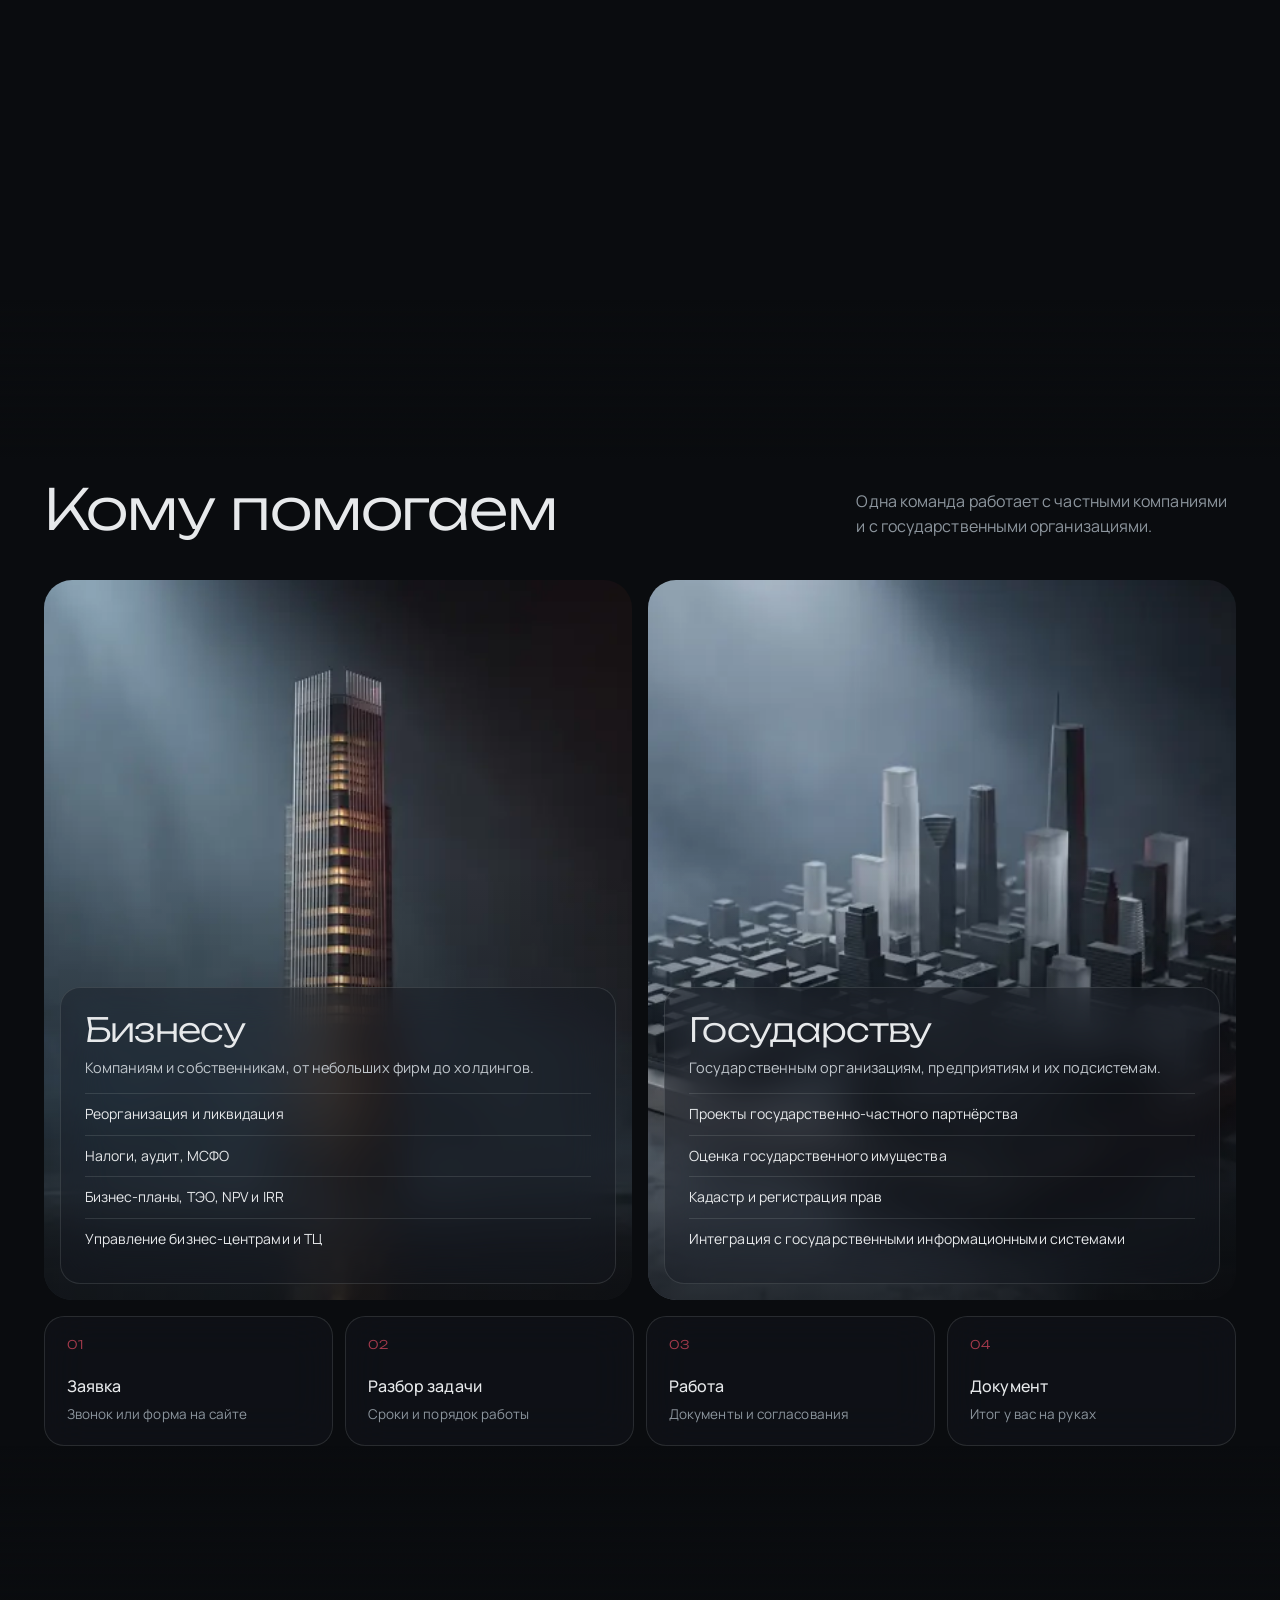
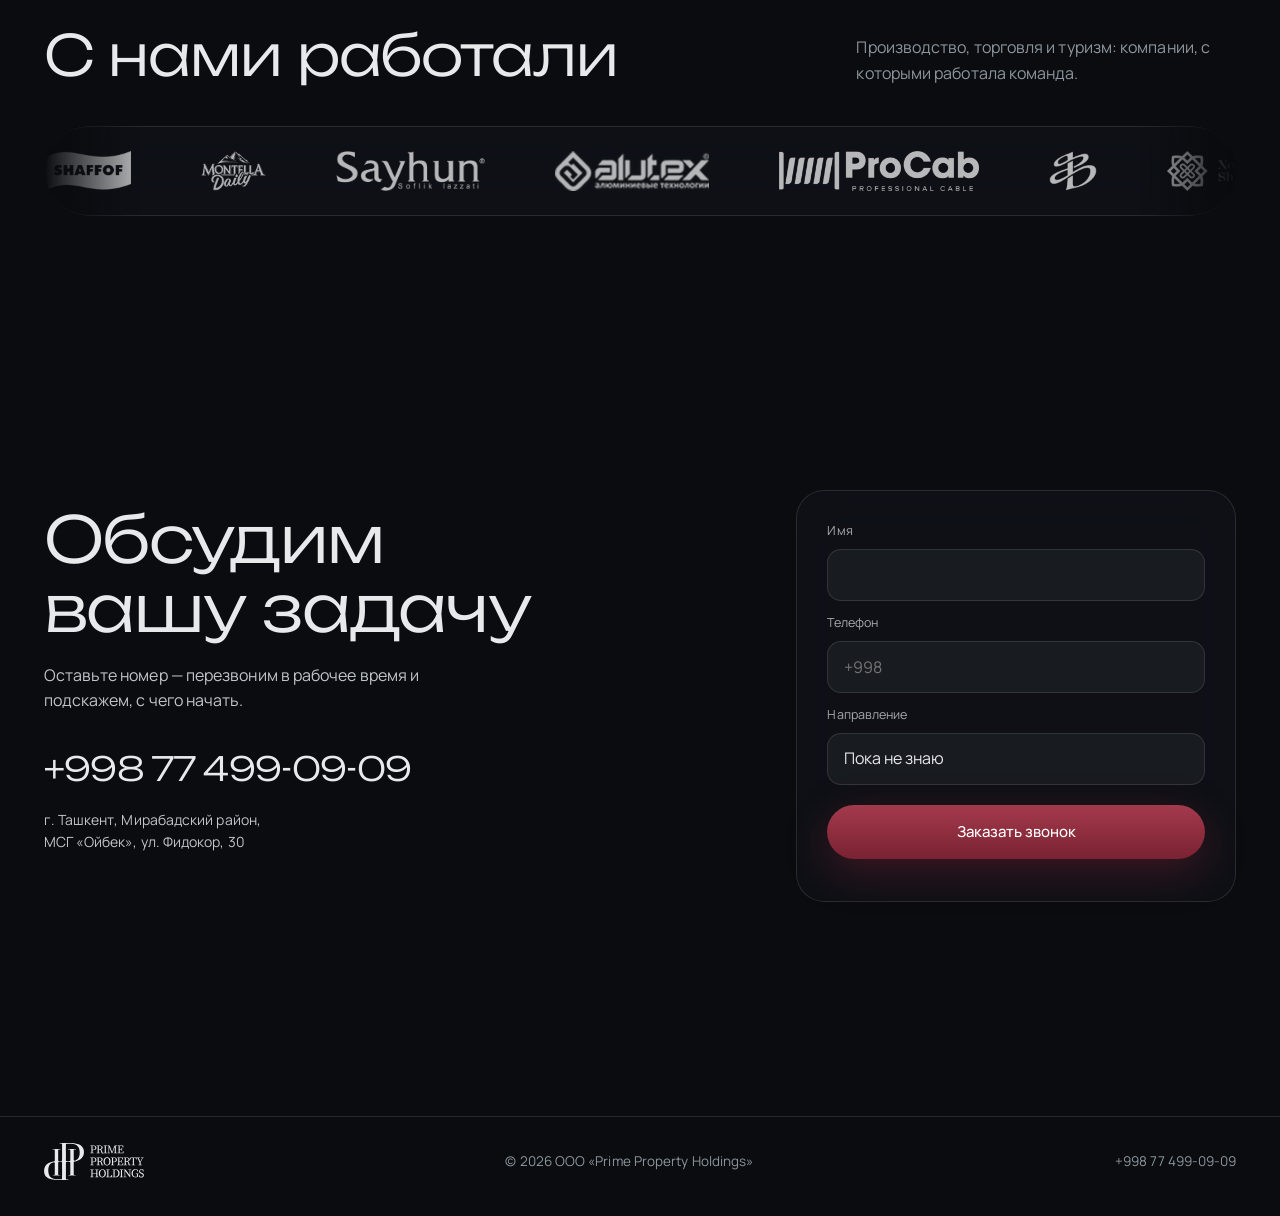
<file: v6/index.html>
<!doctype html>
<html lang="ru">
<head>
<meta charset="utf-8">
<meta name="viewport" content="width=device-width, initial-scale=1, viewport-fit=cover">
<title>Prime Property Holdings — консалтинг для бизнеса и государства</title>
<meta name="description" content="Консалтинг для бизнеса, государственных организаций и их подсистем: реорганизация и ликвидация, налоги и аудит, оценка имущества, кадастр, бизнес-планы и проекты ГЧП. Ташкент, Узбекистан.">
<link rel="icon" href="img/pph-mark.svg" type="image/svg+xml">
<link rel="preload" href="fonts/unbounded-cyrillic-300-normal.woff2" as="font" type="font/woff2" crossorigin>
<link rel="preload" href="fonts/manrope-cyrillic-400-normal.woff2" as="font" type="font/woff2" crossorigin>
<link rel="stylesheet" href="x.css">
<link rel="preload" as="image" href="img/x/hero.avif" type="image/avif" media="(min-aspect-ratio: 4/5)" fetchpriority="high">
<link rel="preload" as="image" href="img/x/hero-m.avif" type="image/avif" media="(max-aspect-ratio: 4/5)" fetchpriority="high">
<meta name="theme-color" content="#0A0C0F">
<script>document.documentElement.classList.add('js')</script>
<style id="pph-back-css">html,body{overflow-x:clip}</style></head>
<body id="top">
<div class="pre" aria-hidden="true"><span class="logo pre__logo"></span><i class="pre__bar"><b></b></i><span class="pre__n" data-pre>0</span></div>
<canvas class="gl" aria-hidden="true"></canvas>
<div class="still" aria-hidden="true"></div>

<header class="hd">
  <a class="hd__logo" href="#top" aria-label="Prime Property Holdings — на главную"><span class="logo" aria-hidden="true"></span></a>
  <nav class="hd__nav" aria-label="Разделы"><a href="#services">Направления</a><a href="#sectors">Кому помогаем</a><a href="#clients">Клиенты</a><a href="#contact">Контакты</a></nav>
  <div class="hd__end">
    <div class="lang" role="group" aria-label="Язык"><a data-lang="ru" href="?lang=ru">RU</a><a data-lang="uz" href="?lang=uz">UZ</a></div>
    <a class="hd__btn" href="#contact">Связаться</a>
  </div>
</header>

<main>
  <!-- I. The object -->
  <section class="hero" aria-labelledby="h1">
    <div class="hero__copy">
      <h1 id="h1">Консалтинг для бизнеса и государства</h1>
      <p class="hero__p">Прозрачные процессы, прочные решения и документ в итоге каждой задачи.</p>
      <div class="hero__cta"><a class="btn btn--glow" href="#contact">Обсудить задачу</a><a class="btn btn--glass" href="#services">Смотреть направления</a></div>
    </div>
    <ul class="pins" aria-hidden="true">
      <li class="pin" data-at="0.415,0.36" data-side="l"><i></i><span><b>Стекло</b>прозрачность процессов</span></li>
      <li class="pin" data-at="0.56,0.52" data-side="r"><i></i><span><b>Титан</b>прочность решений</span></li>
      <li class="pin" data-at="0.5,0.86" data-side="r"><i></i><span><b>Камень</b>документ, на который можно опереться</span></li>
    </ul>
    <p class="hero__scroll" aria-hidden="true"><i></i>Десять направлений ниже</p>
  </section>

  <!-- II. The collection: one rendered object per direction -->
  <section class="show" id="services" aria-label="Направления">
    <div class="show__stage">
      <ol class="idx">
      <li data-k="0"><button type="button"><span>01</span>Реорганизация</button></li><li data-k="1"><button type="button"><span>02</span>Ликвидация</button></li><li data-k="2"><button type="button"><span>03</span>Налоги</button></li><li data-k="3"><button type="button"><span>04</span>Аудит</button></li><li data-k="4"><button type="button"><span>05</span>Оценка имущества</button></li><li data-k="5"><button type="button"><span>06</span>Недвижимость и кадастр</button></li><li data-k="6"><button type="button"><span>07</span>Проекты ГЧП</button></li><li data-k="7"><button type="button"><span>08</span>Бизнес-планы и ТЭО</button></li><li data-k="8"><button type="button"><span>09</span>Управление БЦ и ТЦ</button></li><li data-k="9"><button type="button"><span>10</span>IT-консалтинг</button></li>
      </ol>
      <p class="show__n" aria-hidden="true"><b data-n>01</b><span>/ 10</span></p>
      <div class="show__txt">
      <article class="st" data-k="0">
          <h2>Реорганизация</h2>
          <p>Выделение, слияние, присоединение, преобразование по законодательству Республики Узбекистан. Решения, передаточные акты, регистрация изменений.</p>
        </article>
      <article class="st" data-k="1">
          <h2>Ликвидация</h2>
          <p>Полный цикл добровольной ликвидации в Узбекистане: от решения участников до исключения из государственного реестра.</p>
        </article>
      <article class="st" data-k="2">
          <h2>Налоги</h2>
          <p>Налоговое планирование по Налоговому кодексу Республики Узбекистан, сопровождение проверок Налогового комитета, возражения и обжалование решений.</p>
        </article>
      <article class="st" data-k="3">
          <h2>Аудит</h2>
          <p>Обязательный и инициативный аудит, трансформация отчётности по МСФО, аудит государственных предприятий и компаний с долей государства.</p>
        </article>
      <article class="st" data-k="4">
          <h2>Оценка имущества</h2>
          <p>Недвижимость, оборудование, бизнес и государственное имущество — по Закону «Об оценочной деятельности» и национальным стандартам оценки. Отчёты для банков, судов и органов власти.</p>
        </article>
      <article class="st" data-k="5">
          <h2>Недвижимость и кадастр</h2>
          <p>Проектно-сметная документация, приёмка объектов в эксплуатацию, кадастровые паспорта и регистрация прав в Агентстве по кадастру.</p>
        </article>
      <article class="st" data-k="6">
          <h2>Проекты ГЧП</h2>
          <p>По Закону «О государственно-частном партнёрстве»: концепция, финансовая модель, конкурсная документация и сопровождение до подписания соглашения.</p>
        </article>
      <article class="st" data-k="7">
          <h2>Бизнес-планы и ТЭО</h2>
          <p>Документы, которые принимают банки Узбекистана, инвесторы и государственные программы поддержки.</p>
        </article>
      <article class="st" data-k="8">
          <h2>Управление БЦ и ТЦ</h2>
          <p>Коммерческое и финансовое управление бизнес-центрами и торговыми центрами в Ташкенте и регионах: арендаторы, бюджет, отчётность.</p>
        </article>
      <article class="st" data-k="9">
          <h2>IT-консалтинг</h2>
          <p>1С и ERP, электронный документооборот, интеграция с государственными информационными системами и Единым порталом интерактивных госуслуг.</p>
        </article>
      </div>
      <aside class="card" aria-live="polite">
      <div class="card__i" data-k="0">
          <p class="card__k">Итоговый документ</p>
          <p class="card__doc">Передаточный акт</p>
          <dl><div><dt>Форма</dt><dd>Выделение</dd></div><div><dt>Итог</dt><dd>Изменения зарегистрированы</dd></div></dl>
        </div>
      <div class="card__i" data-k="1">
          <p class="card__k">Итоговый документ</p>
          <p class="card__doc">Выписка об исключении из реестра</p>
          <dl><div><dt>Начало</dt><dd>Решение участников</dd></div><div><dt>Итог</dt><dd>Компания исключена</dd></div></dl>
        </div>
      <div class="card__i" data-k="2">
          <p class="card__k">Итоговый документ</p>
          <p class="card__doc">Возражение на акт проверки</p>
          <dl><div><dt>Основание</dt><dd>Налоговый кодекс</dd></div><div><dt>Статус</dt><dd>Подано</dd></div></dl>
        </div>
      <div class="card__i" data-k="3">
          <p class="card__k">Итоговый документ</p>
          <p class="card__doc">Аудиторское заключение</p>
          <dl><div><dt>Стандарт</dt><dd>МСФО</dd></div><div><dt>Для</dt><dd>Банк, инвестор</dd></div></dl>
        </div>
      <div class="card__i" data-k="4">
          <p class="card__k">Итоговый документ</p>
          <p class="card__doc">Отчёт об оценке</p>
          <dl><div><dt>Объект</dt><dd>Бизнес-центр</dd></div><div><dt>Цель</dt><dd>Залог в банке</dd></div></dl>
        </div>
      <div class="card__i" data-k="5">
          <p class="card__k">Итоговый документ</p>
          <p class="card__doc">Кадастровый паспорт</p>
          <dl><div><dt>Район</dt><dd>Мирабадский</dd></div><div><dt>Назначение</dt><dd>Коммерческое</dd></div></dl>
        </div>
      <div class="card__i" data-k="6">
          <p class="card__k">Итоговый документ</p>
          <p class="card__doc">Соглашение о ГЧП</p>
          <dl><div><dt>Стороны</dt><dd>Государство и бизнес</dd></div><div><dt>Этап</dt><dd>Подписание</dd></div></dl>
        </div>
      <div class="card__i" data-k="7">
          <p class="card__k">Итоговый документ</p>
          <p class="card__doc">ТЭО для банка</p>
          <dl><div><dt>Показатели</dt><dd>NPV, IRR, окупаемость</dd></div><div><dt>Для</dt><dd>Банк, госпрограмма</dd></div></dl>
        </div>
      <div class="card__i" data-k="8">
          <p class="card__k">Итоговый документ</p>
          <p class="card__doc">Отчёт управляющего</p>
          <dl><div><dt>Объект</dt><dd>Торговый центр</dd></div><div><dt>Период</dt><dd>Квартал</dd></div></dl>
        </div>
      <div class="card__i" data-k="9">
          <p class="card__k">Итоговый документ</p>
          <p class="card__doc">Схема интеграции</p>
          <dl><div><dt>Системы</dt><dd>1С, ERP, ЭДО</dd></div><div><dt>Связь</dt><dd>Госсистемы</dd></div></dl>
        </div>
      <a class="btn btn--glow card__btn" href="#contact">Обсудить задачу</a></aside>
      <div class="show__bar" aria-hidden="true"><i></i></div>
    </div>
  </section>

  <!-- III. Who we work for -->
  <section class="se" id="sectors">
    <header class="ttl"><h2>Кому помогаем</h2><p>Одна команда работает с частными компаниями и с государственными организациями.</p></header>
    <div class="se__g">
      <article class="sx" style="--img:url(img/x/s09-s.webp)">
        <div class="sx__in"><h3>Бизнесу</h3><p>Компаниям и собственникам, от небольших фирм до холдингов.</p>
        <ul><li>Реорганизация и ликвидация</li><li>Налоги, аудит, МСФО</li><li>Бизнес-планы, ТЭО, NPV и IRR</li><li>Управление бизнес-центрами и ТЦ</li></ul></div>
      </article>
      <article class="sx" style="--img:url(img/x/s06-s.webp)">
        <div class="sx__in"><h3>Государству</h3><p>Государственным организациям, предприятиям и их подсистемам.</p>
        <ul><li>Проекты государственно-частного партнёрства</li><li>Оценка государственного имущества</li><li>Кадастр и регистрация прав</li><li>Интеграция с государственными информационными системами</li></ul></div>
      </article>
    </div>
    <ol class="steps">
      <li><b>Заявка</b><span>Звонок или форма на сайте</span></li>
      <li><b>Разбор задачи</b><span>Сроки и порядок работы</span></li>
      <li><b>Работа</b><span>Документы и согласования</span></li>
      <li><b>Документ</b><span>Итог у вас на руках</span></li>
    </ol>
  </section>

  <section class="cl" id="clients">
    <header class="ttl"><h2>С нами работали</h2><p>Производство, торговля и туризм: компании, с которыми работала команда.</p></header>
    <div class="belt"><div class="belt__run"><span><img src="img/logos/shaffof.webp" alt="Shaffof" loading="lazy" decoding="async"></span><span><img src="img/logos/montella.webp" alt="Montella Daily" loading="lazy" decoding="async"></span><span><img src="img/logos/sayhun.webp" alt="Sayhun" loading="lazy" decoding="async"></span><span><img src="img/logos/alutex.webp" alt="Alutex" loading="lazy" decoding="async"></span><span><img src="img/logos/procab.webp" alt="ProCab" loading="lazy" decoding="async"></span><span><img src="img/logos/beldersoy.webp" alt="Beldersoy" loading="lazy" decoding="async"></span><span><img src="img/logos/xorazmshakar.webp" alt="Xorazm Shakar" loading="lazy" decoding="async"></span><span><img src="img/logos/krantas.webp" alt="Krantas Group" loading="lazy" decoding="async"></span><span><img src="img/logos/megaplanet.webp" alt="Megaplanet" loading="lazy" decoding="async"></span><span><img src="img/logos/oltintegirmon.webp" alt="Oltin Tegirmon" loading="lazy" decoding="async"></span><span><img src="img/logos/shaffof.webp" alt="" loading="lazy" decoding="async"></span><span><img src="img/logos/montella.webp" alt="" loading="lazy" decoding="async"></span><span><img src="img/logos/sayhun.webp" alt="" loading="lazy" decoding="async"></span><span><img src="img/logos/alutex.webp" alt="" loading="lazy" decoding="async"></span><span><img src="img/logos/procab.webp" alt="" loading="lazy" decoding="async"></span><span><img src="img/logos/beldersoy.webp" alt="" loading="lazy" decoding="async"></span><span><img src="img/logos/xorazmshakar.webp" alt="" loading="lazy" decoding="async"></span><span><img src="img/logos/krantas.webp" alt="" loading="lazy" decoding="async"></span><span><img src="img/logos/megaplanet.webp" alt="" loading="lazy" decoding="async"></span><span><img src="img/logos/oltintegirmon.webp" alt="" loading="lazy" decoding="async"></span></div></div>
  </section>

  <section class="ct" id="contact">
    <div class="ct__l">
      <h2>Обсудим вашу задачу</h2>
      <p>Оставьте номер — перезвоним в рабочее время и подскажем, с чего начать.</p>
      <a class="ct__tel" href="tel:+998774990909">+998 77 499-09-09</a>
      <p class="ct__adr">г. Ташкент, Мирабадский район,<br>МСГ «Ойбек», ул. Фидокор, 30</p>
    </div>
    <div class="ct__glass"><form class="ct__form" name="consult" method="POST" action="/" data-netlify="true" data-pph-form novalidate>
  <input type="hidden" name="form-name" value="consult">
  <label class="fld"><span>Имя</span><input name="name" autocomplete="name"></label>
  <label class="fld"><span>Телефон</span><input name="phone" type="tel" inputmode="tel" autocomplete="tel" placeholder="+998" required></label>
  <label class="fld"><span>Направление</span>
    <select name="topic"><option>Пока не знаю</option><option>Реорганизация</option><option>Ликвидация</option><option>Налоги</option><option>Аудит</option><option>Оценка имущества</option><option>Недвижимость и кадастр</option><option>Проекты ГЧП</option><option>Бизнес-планы и ТЭО</option><option>Управление БЦ и ТЦ</option><option>IT-консалтинг</option></select>
  </label>
  <button class="btn ct__send" type="submit">Заказать звонок</button>
  <p class="ct__status" data-status role="status" aria-live="polite"></p>
</form></div>
  </section>
</main>
<footer class="ft"><span class="logo" aria-hidden="true"></span><span>© 2026 ООО «Prime Property Holdings»</span><a href="tel:+998774990909">+998 77 499-09-09</a></footer>
<script src="shared/uz.js"></script>
<script src="shared/pph.js" defer></script>
<script src="x.js" defer></script>
</body>
</html>
</file>
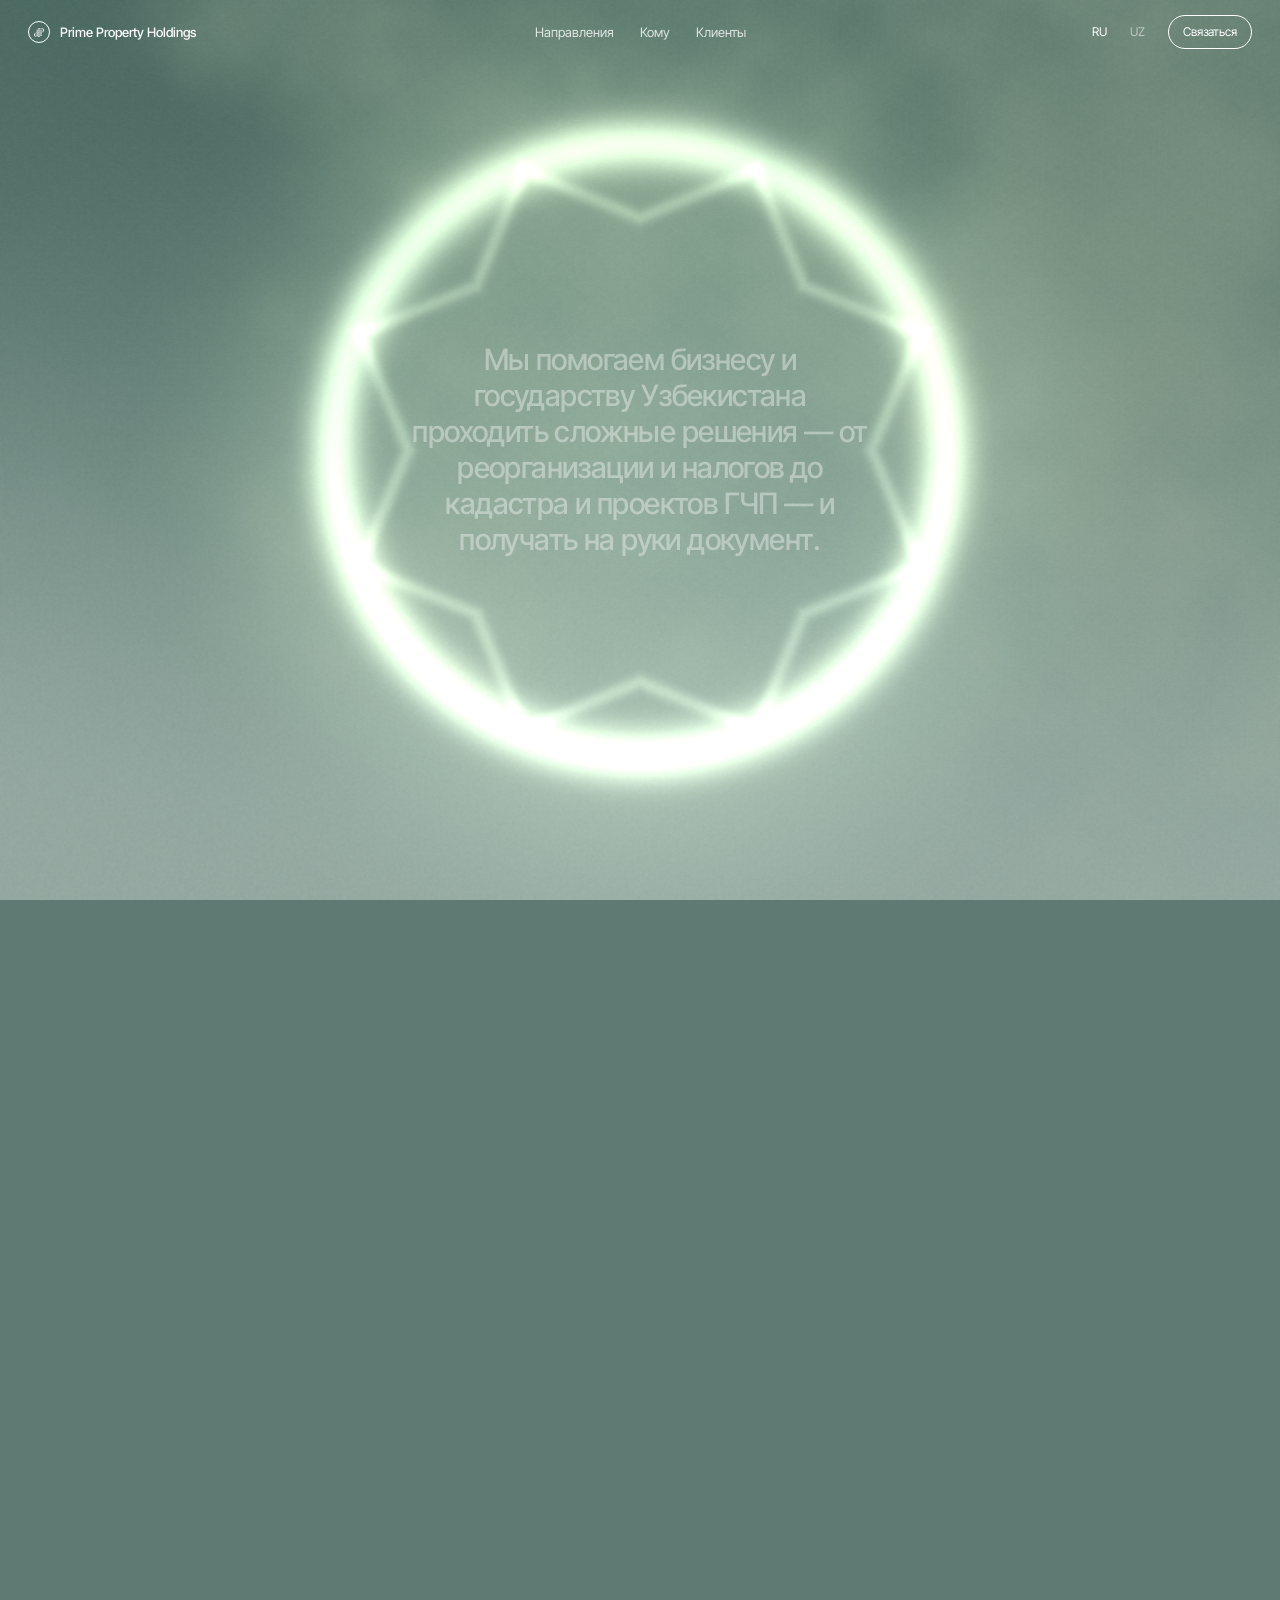
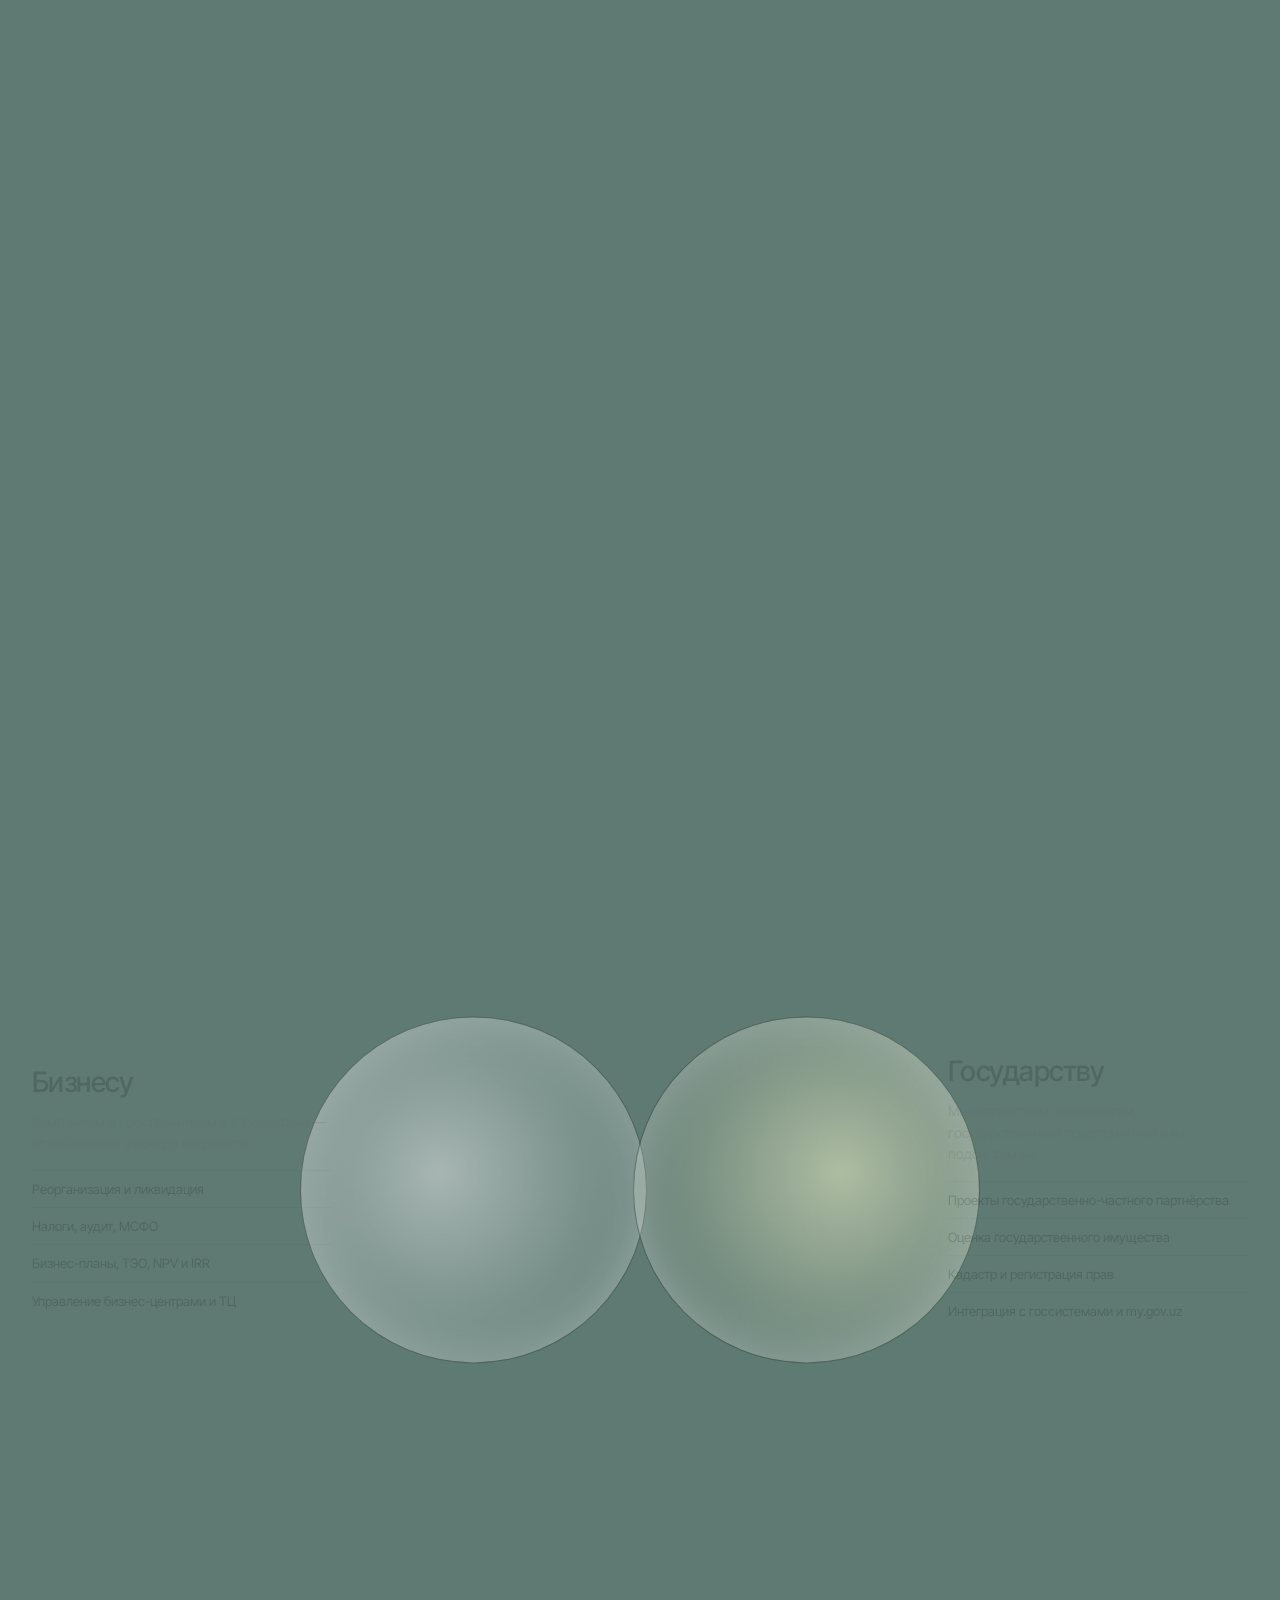
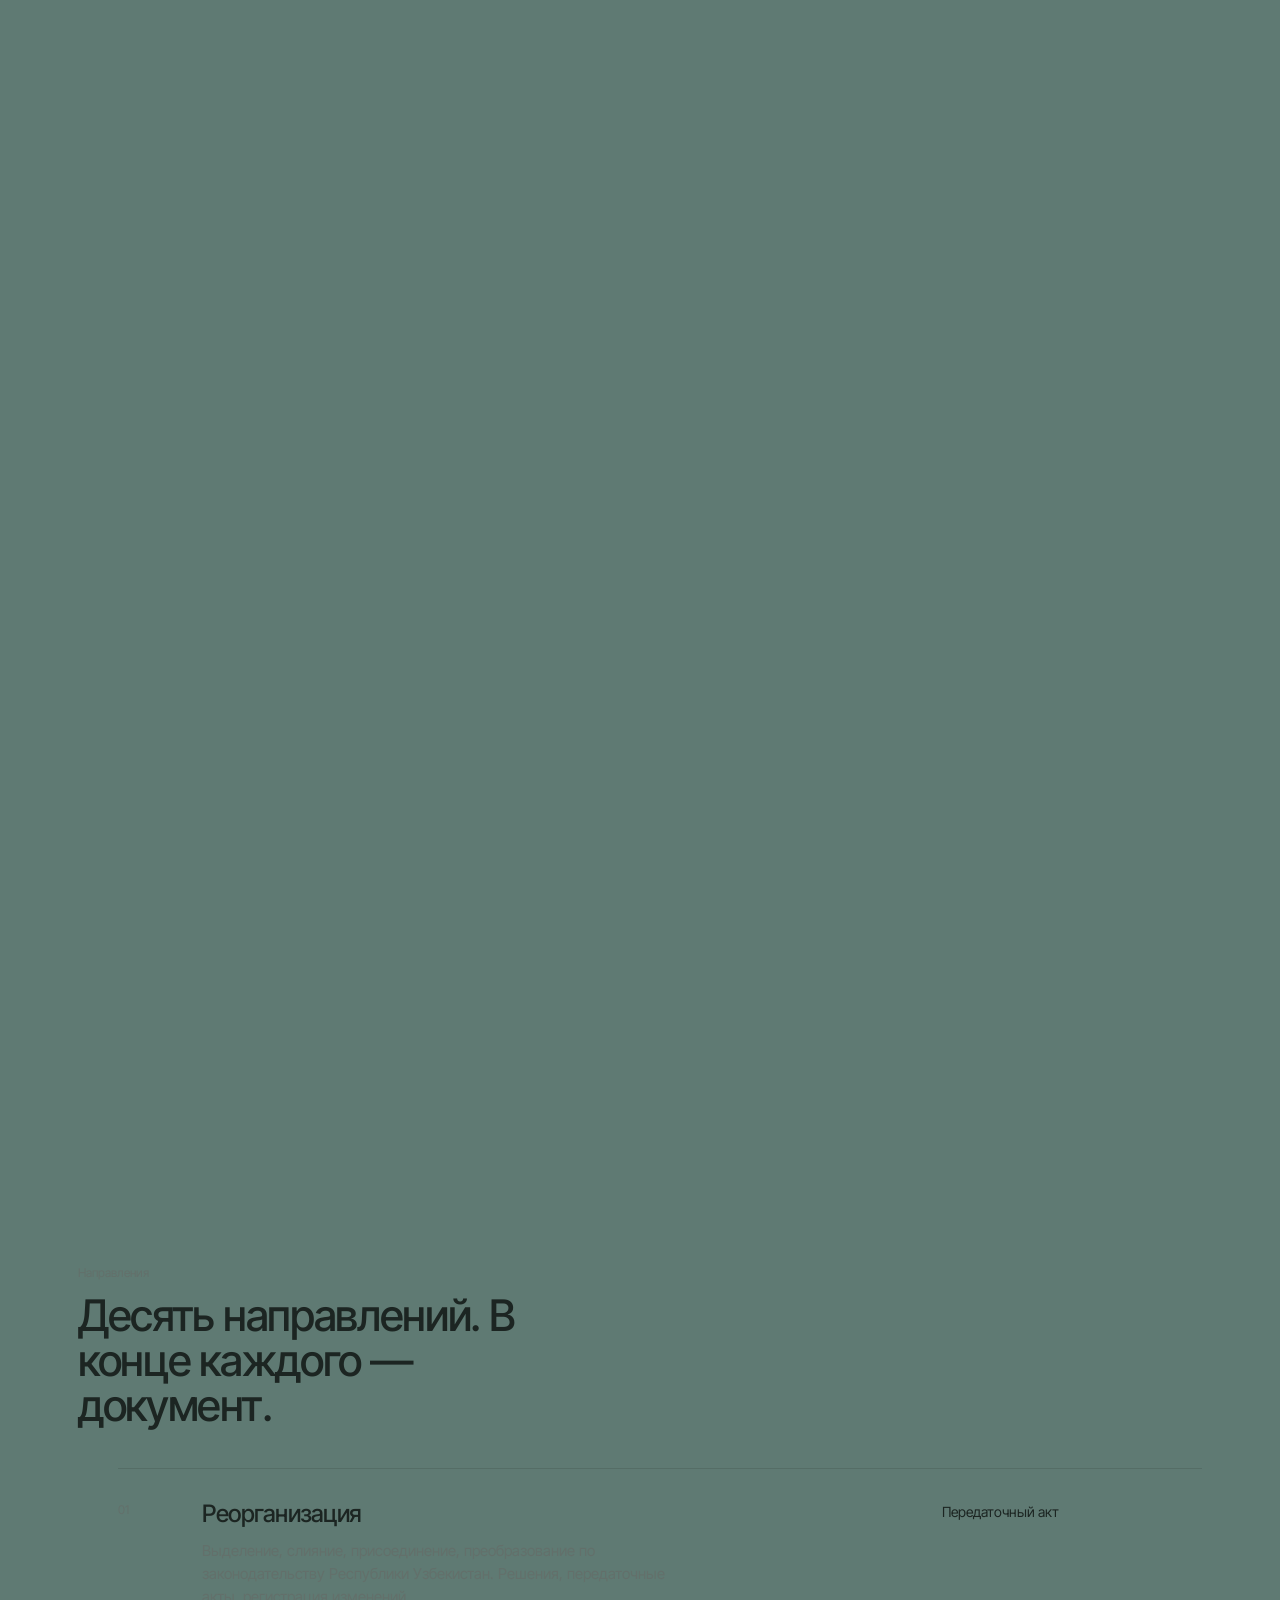
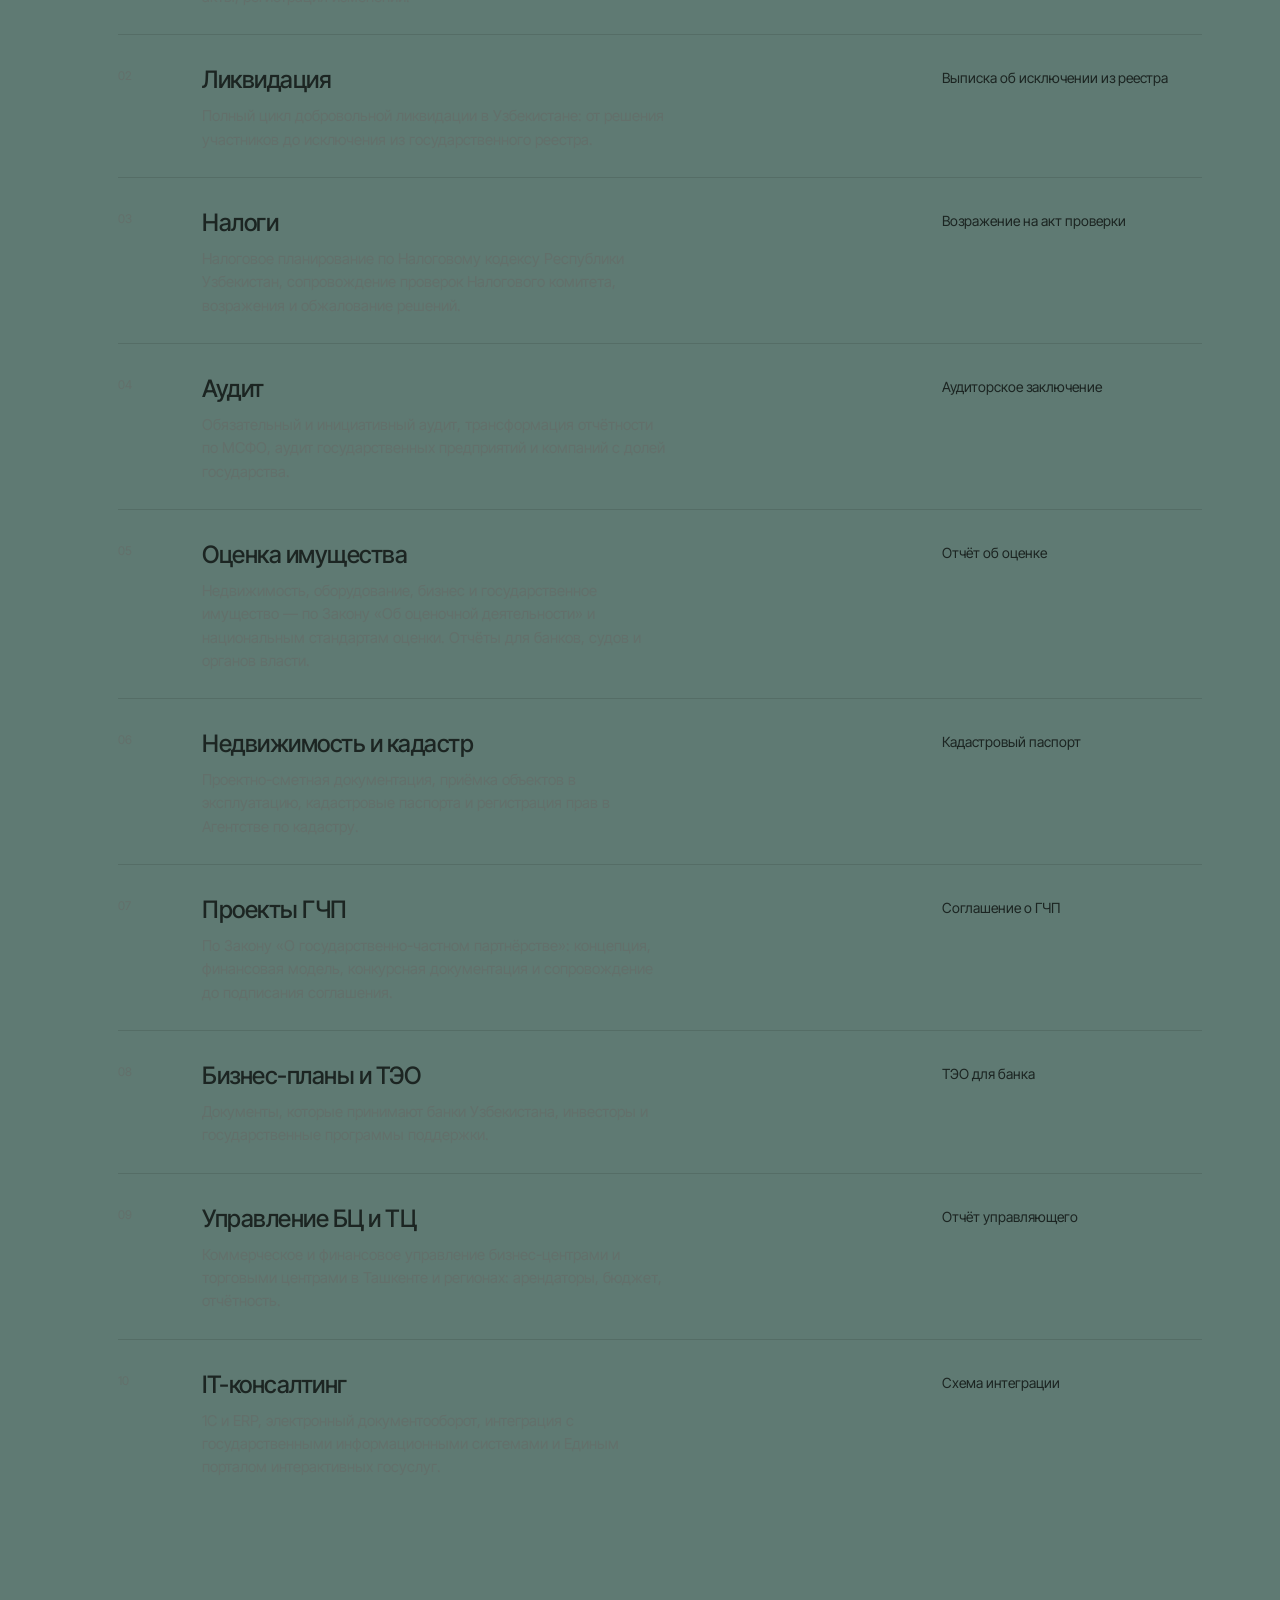
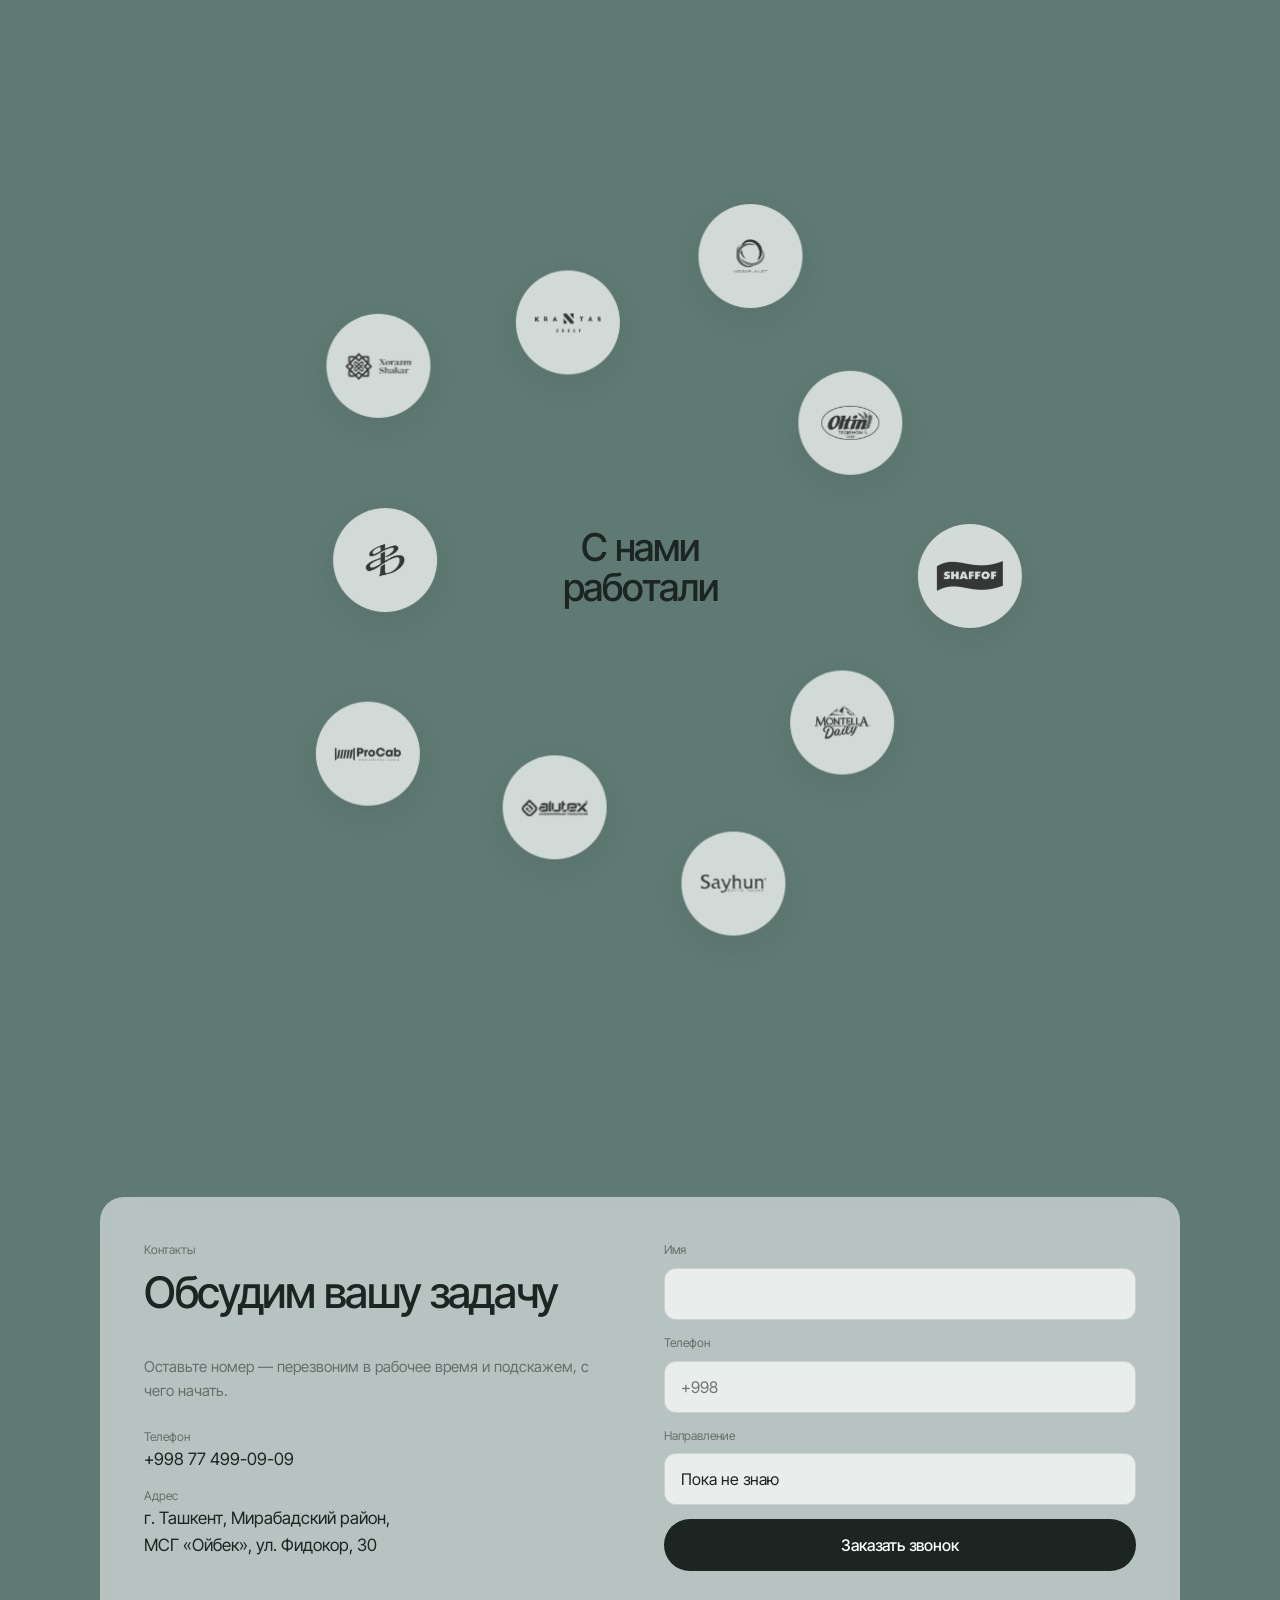
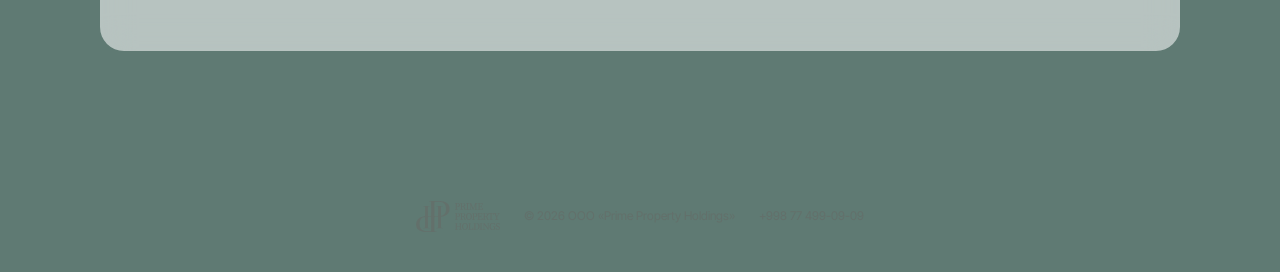
<file: v7/index.html>
<!doctype html>
<html lang="ru">
<head>
<meta charset="utf-8">
<meta name="viewport" content="width=device-width, initial-scale=1, viewport-fit=cover">
<title>Prime Property Holdings — консалтинг для бизнеса и государства</title>
<meta name="description" content="Консалтинг для бизнеса, государственных организаций и их подсистем: реорганизация и ликвидация, налоги и аудит, оценка имущества, кадастр, бизнес-планы и проекты ГЧП. Ташкент, Узбекистан.">
<link rel="icon" href="img/pph-mark.svg" type="image/svg+xml">
<link rel="preload" href="fonts/inter-tight-cyrillic-400-normal.woff2" as="font" type="font/woff2" crossorigin>
<link rel="preload" href="fonts/inter-tight-cyrillic-500-normal.woff2" as="font" type="font/woff2" crossorigin>
<link rel="stylesheet" href="n06.css">
<meta name="theme-color" content="#5F7A73">
<script>document.documentElement.classList.add('js','own-hd')</script>
<style id="pph-back-css">html,body{overflow-x:clip}</style></head>
<body id="top">
<canvas class="mist" aria-hidden="true"></canvas>
<header class="hd">
  <a class="hd__logo" href="#top" aria-label="Prime Property Holdings — на главную"><span class="mk" aria-hidden="true"></span><span>Prime Property Holdings</span></a>
  <nav class="hd__nav" aria-label="Разделы"><a href="#services">Направления</a><a href="#venn">Кому</a><a href="#clients">Клиенты</a></nav>
  <div class="hd__r"><div class="lang" role="group" aria-label="Язык"><a data-lang="ru" href="?lang=ru">RU</a><a data-lang="uz" href="?lang=uz">UZ</a></div><a class="pill" href="#contact">Связаться</a></div>
</header>
<main>
  <section class="intro" aria-label="О компании">
    <div class="intro__in">
      <h1 class="words">Мы помогаем бизнесу и государству Узбекистана проходить сложные решения — от реорганизации и налогов до кадастра и проектов ГЧП — и получать на руки документ.</h1>
    </div>
  </section>

  <section class="venn" id="venn" aria-labelledby="h-venn">
    <div class="venn__in">
      <h2 id="h-venn" class="sr">Кому помогаем</h2>
      <div class="venn__fig" aria-hidden="true"><i class="c1"></i><i class="c2"></i><span class="mid">PPH</span></div>
      <article class="venn__l"><h3>Бизнесу</h3><p>Компаниям и собственникам в Узбекистане — от небольших фирм до холдингов.</p>
        <ul><li>Реорганизация и ликвидация</li><li>Налоги, аудит, МСФО</li><li>Бизнес-планы, ТЭО, NPV и IRR</li><li>Управление бизнес-центрами и ТЦ</li></ul></article>
      <article class="venn__r"><h3>Государству</h3><p>Министерствам, хокимиятам, государственным предприятиям и их подсистемам.</p>
        <ul><li>Проекты государственно-частного партнёрства</li><li>Оценка государственного имущества</li><li>Кадастр и регистрация прав</li><li>Интеграция с госсистемами и my.gov.uz</li></ul></article>
    </div>
  </section>

  <section class="svc" id="services" aria-labelledby="h-svc">
    <p class="eyebrow">Направления</p>
    <h2 id="h-svc">Десять направлений. В конце каждого — документ.</h2>
    <ol class="svc__list">
    <li data-rv style="--i:0"><span class="n">01</span><div><h3>Реорганизация</h3><p>Выделение, слияние, присоединение, преобразование по законодательству Республики Узбекистан. Решения, передаточные акты, регистрация изменений.</p></div><p class="doc">Передаточный акт</p></li>
    <li data-rv style="--i:1"><span class="n">02</span><div><h3>Ликвидация</h3><p>Полный цикл добровольной ликвидации в Узбекистане: от решения участников до исключения из государственного реестра.</p></div><p class="doc">Выписка об исключении из реестра</p></li>
    <li data-rv style="--i:2"><span class="n">03</span><div><h3>Налоги</h3><p>Налоговое планирование по Налоговому кодексу Республики Узбекистан, сопровождение проверок Налогового комитета, возражения и обжалование решений.</p></div><p class="doc">Возражение на акт проверки</p></li>
    <li data-rv style="--i:3"><span class="n">04</span><div><h3>Аудит</h3><p>Обязательный и инициативный аудит, трансформация отчётности по МСФО, аудит государственных предприятий и компаний с долей государства.</p></div><p class="doc">Аудиторское заключение</p></li>
    <li data-rv style="--i:0"><span class="n">05</span><div><h3>Оценка имущества</h3><p>Недвижимость, оборудование, бизнес и государственное имущество — по Закону «Об оценочной деятельности» и национальным стандартам оценки. Отчёты для банков, судов и органов власти.</p></div><p class="doc">Отчёт об оценке</p></li>
    <li data-rv style="--i:1"><span class="n">06</span><div><h3>Недвижимость и кадастр</h3><p>Проектно-сметная документация, приёмка объектов в эксплуатацию, кадастровые паспорта и регистрация прав в Агентстве по кадастру.</p></div><p class="doc">Кадастровый паспорт</p></li>
    <li data-rv style="--i:2"><span class="n">07</span><div><h3>Проекты ГЧП</h3><p>По Закону «О государственно-частном партнёрстве»: концепция, финансовая модель, конкурсная документация и сопровождение до подписания соглашения.</p></div><p class="doc">Соглашение о ГЧП</p></li>
    <li data-rv style="--i:3"><span class="n">08</span><div><h3>Бизнес-планы и ТЭО</h3><p>Документы, которые принимают банки Узбекистана, инвесторы и государственные программы поддержки.</p></div><p class="doc">ТЭО для банка</p></li>
    <li data-rv style="--i:0"><span class="n">09</span><div><h3>Управление БЦ и ТЦ</h3><p>Коммерческое и финансовое управление бизнес-центрами и торговыми центрами в Ташкенте и регионах: арендаторы, бюджет, отчётность.</p></div><p class="doc">Отчёт управляющего</p></li>
    <li data-rv style="--i:1"><span class="n">10</span><div><h3>IT-консалтинг</h3><p>1С и ERP, электронный документооборот, интеграция с государственными информационными системами и Единым порталом интерактивных госуслуг.</p></div><p class="doc">Схема интеграции</p></li>
    </ol>
  </section>

  <section class="cl" id="clients" aria-labelledby="h-cl">
    <div class="cl__in">
      <h2 id="h-cl">С нами<br>работали</h2>
      <ul class="cl__orbit"><li style="--a:0deg;--r:330px"><span><img src="img/logos/shaffof-w.webp" alt="Shaffof" loading="lazy" decoding="async"></span></li><li style="--a:36deg;--r:255px"><span><img src="img/logos/montella-w.webp" alt="Montella Daily" loading="lazy" decoding="async"></span></li><li style="--a:72deg;--r:330px"><span><img src="img/logos/sayhun-w.webp" alt="Sayhun" loading="lazy" decoding="async"></span></li><li style="--a:108deg;--r:255px"><span><img src="img/logos/alutex-w.webp" alt="Alutex" loading="lazy" decoding="async"></span></li><li style="--a:144deg;--r:330px"><span><img src="img/logos/procab-w.webp" alt="ProCab" loading="lazy" decoding="async"></span></li><li style="--a:180deg;--r:255px"><span><img src="img/logos/beldersoy-w.webp" alt="Beldersoy" loading="lazy" decoding="async"></span></li><li style="--a:216deg;--r:330px"><span><img src="img/logos/xorazmshakar-w.webp" alt="Xorazm Shakar" loading="lazy" decoding="async"></span></li><li style="--a:252deg;--r:255px"><span><img src="img/logos/krantas-w.webp" alt="Krantas Group" loading="lazy" decoding="async"></span></li><li style="--a:288deg;--r:330px"><span><img src="img/logos/megaplanet-w.webp" alt="Megaplanet" loading="lazy" decoding="async"></span></li><li style="--a:324deg;--r:255px"><span><img src="img/logos/oltintegirmon-w.webp" alt="Oltin Tegirmon" loading="lazy" decoding="async"></span></li></ul>
    </div>
  </section>

  <section class="ct" id="contact" aria-labelledby="h-ct">
    <div class="ct__in">
      <div><p class="eyebrow">Контакты</p><h2 id="h-ct">Обсудим вашу задачу</h2><p>Оставьте номер — перезвоним в рабочее время и подскажем, с чего начать.</p><dl class="ct__info">
  <div><dt>Телефон</dt><dd><a href="tel:+998774990909">+998 77 499-09-09</a></dd></div>
  <div><dt>Адрес</dt><dd>г. Ташкент, Мирабадский район,<br>МСГ «Ойбек», ул. Фидокор, 30</dd></div>
</dl></div>
      <form class="ct__form" name="consult" method="POST" action="/" data-netlify="true" data-pph-form novalidate>
  <input type="hidden" name="form-name" value="consult">
  <label class="fld"><span>Имя</span><input name="name" autocomplete="name"></label>
  <label class="fld"><span>Телефон</span><input name="phone" type="tel" inputmode="tel" autocomplete="tel" placeholder="+998" required></label>
  <label class="fld"><span>Направление</span>
    <select name="topic"><option>Пока не знаю</option><option>Реорганизация</option><option>Ликвидация</option><option>Налоги</option><option>Аудит</option><option>Оценка имущества</option><option>Недвижимость и кадастр</option><option>Проекты ГЧП</option><option>Бизнес-планы и ТЭО</option><option>Управление БЦ и ТЦ</option><option>IT-консалтинг</option></select>
  </label>
  <button class="btn ct__send" type="submit">Заказать звонок</button>
  <p class="ct__status" data-status role="status" aria-live="polite"></p>
</form>
    </div>
  </section>
</main>
<footer class="ft"><span class="logo" aria-hidden="true"></span><span>© 2026 ООО «Prime Property Holdings»</span><a href="tel:+998774990909">+998 77 499-09-09</a></footer>
<script src="shared/uz.js"></script>
<script src="shared/pph.js" defer></script>
<script src="n06.js" defer></script>
</body>
</html>
</file>
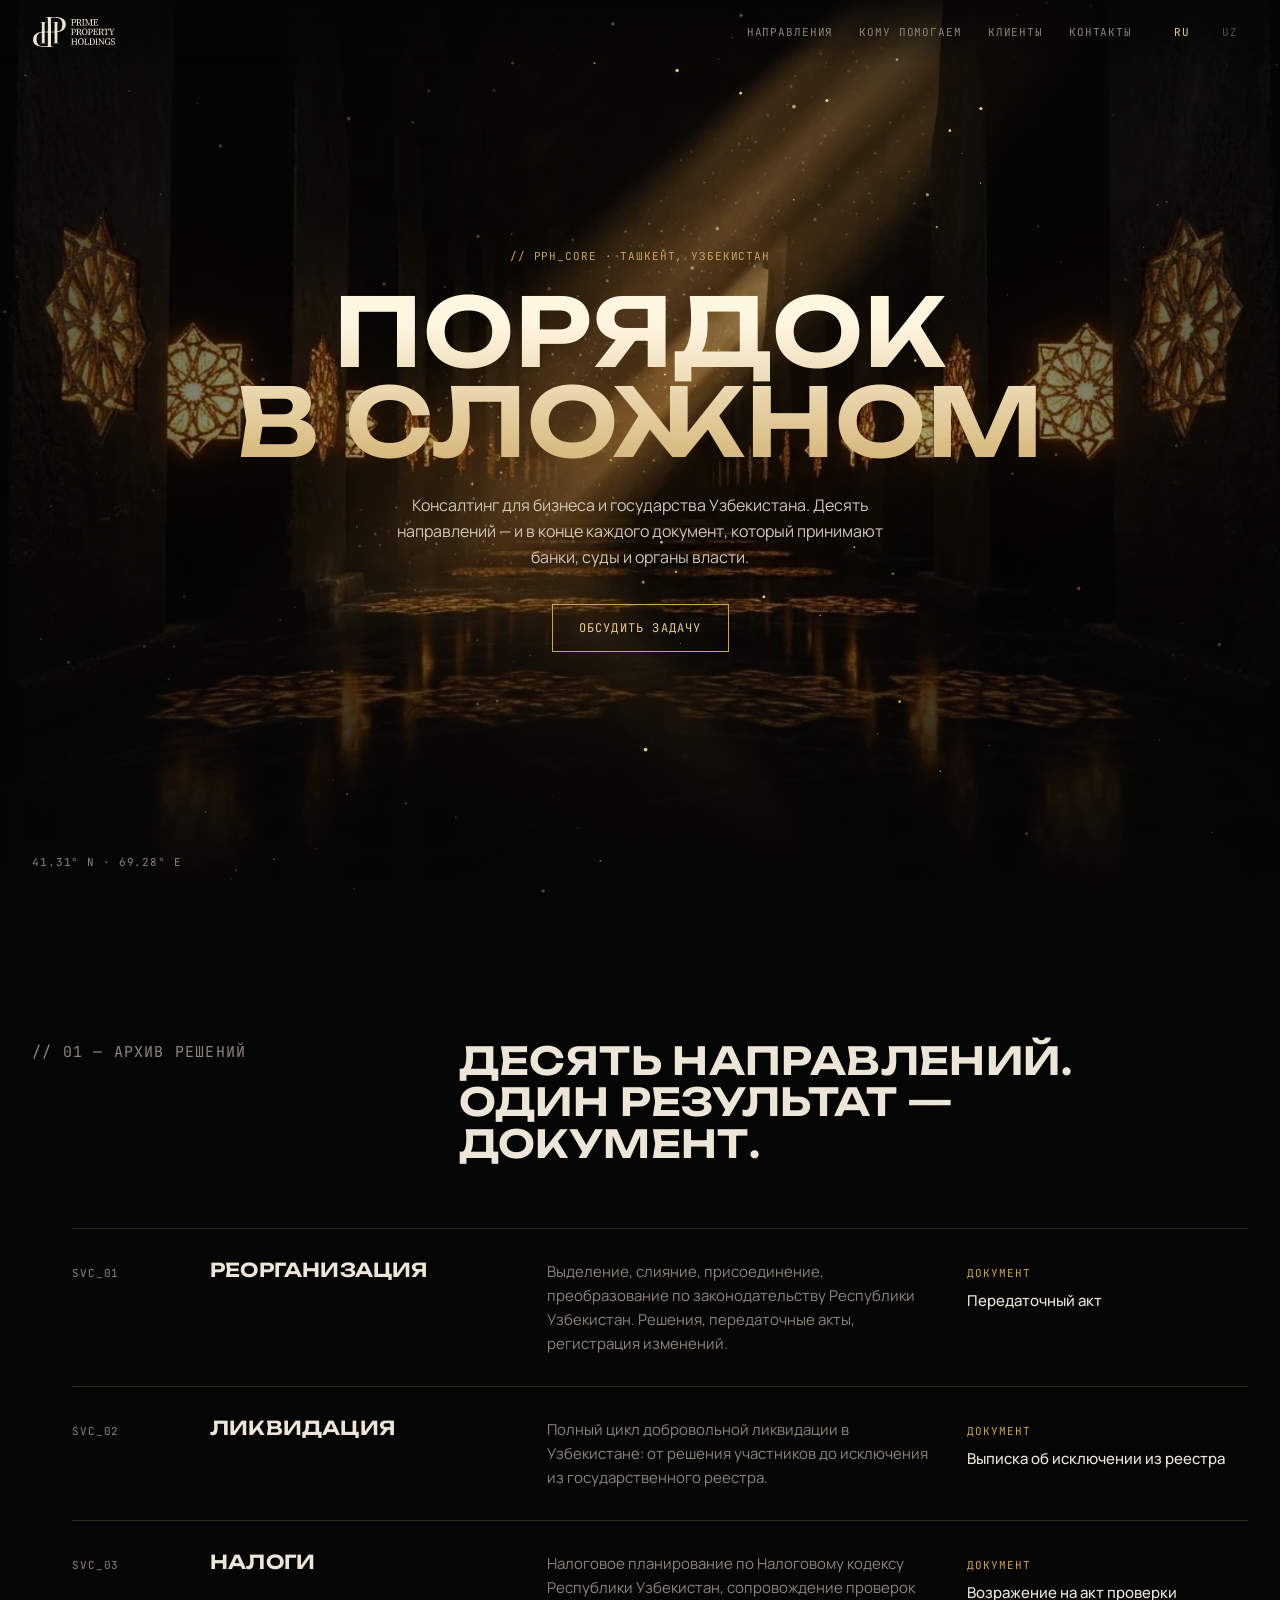
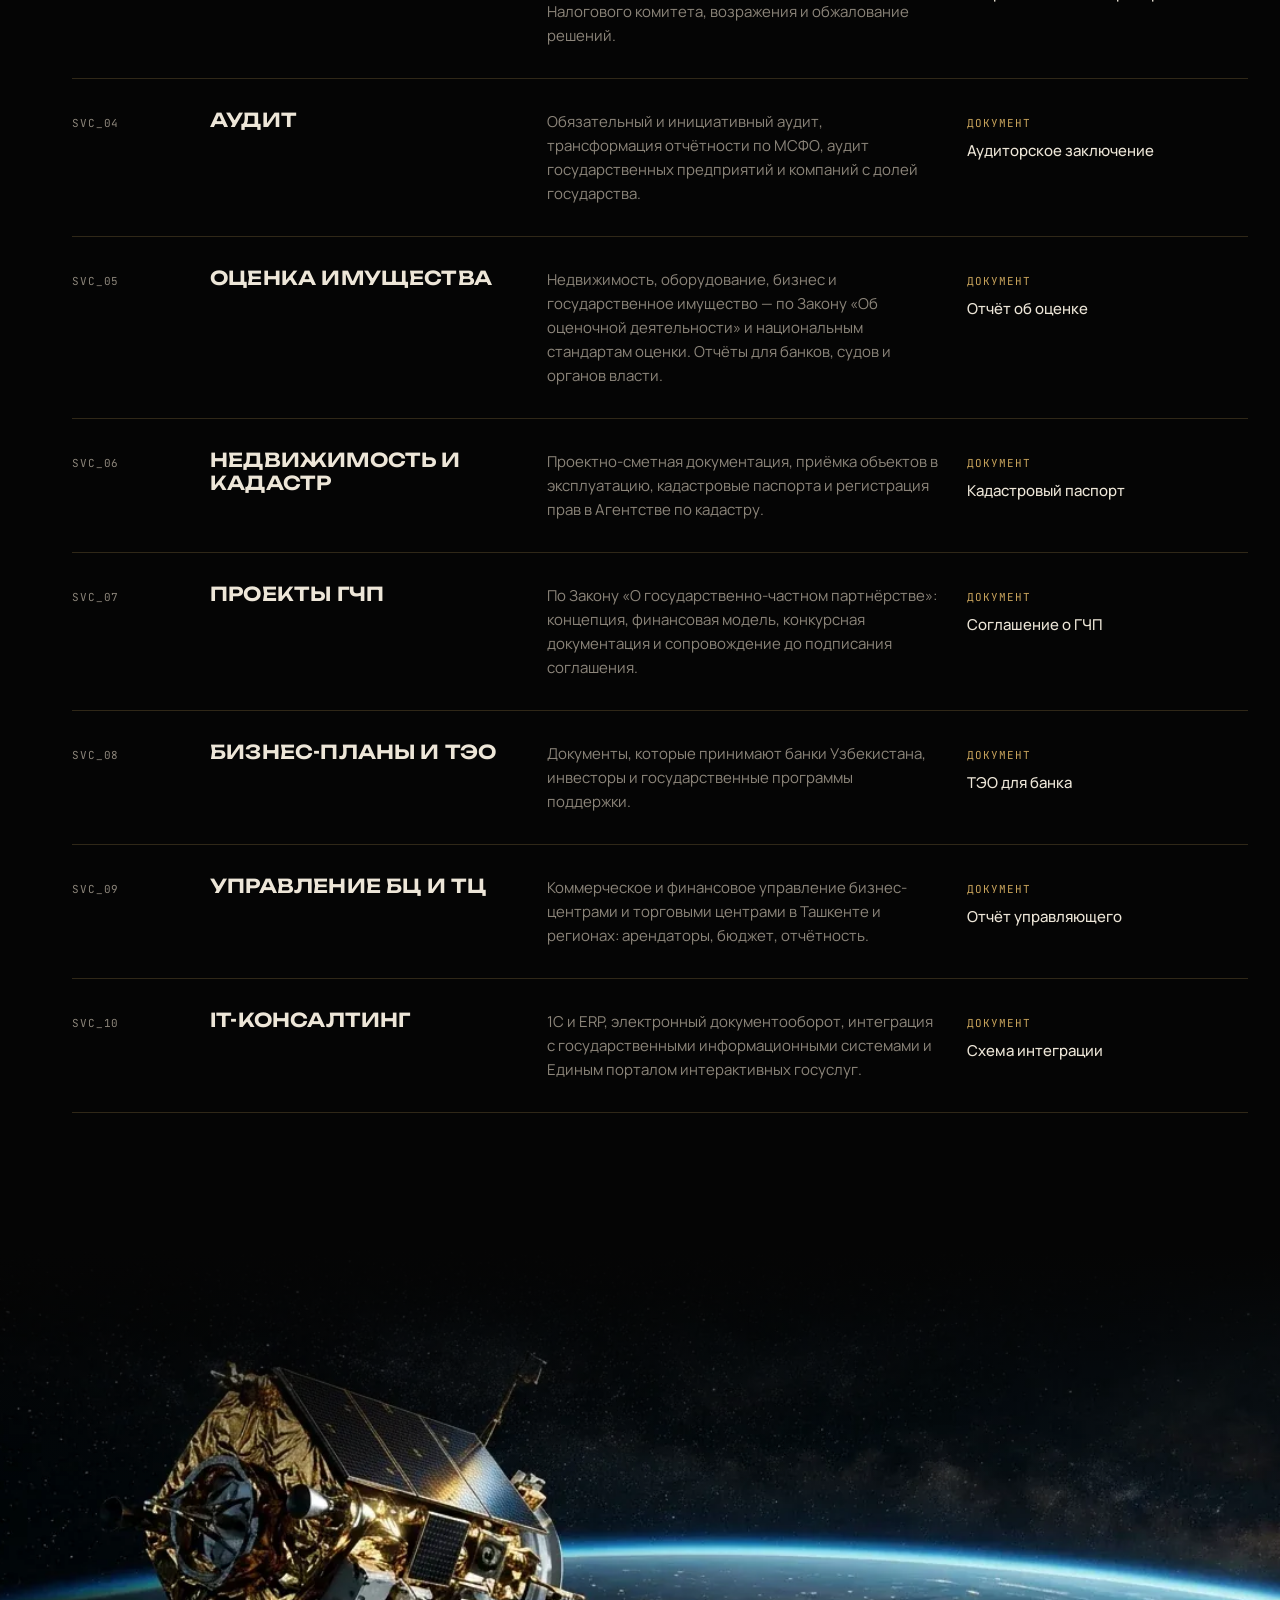
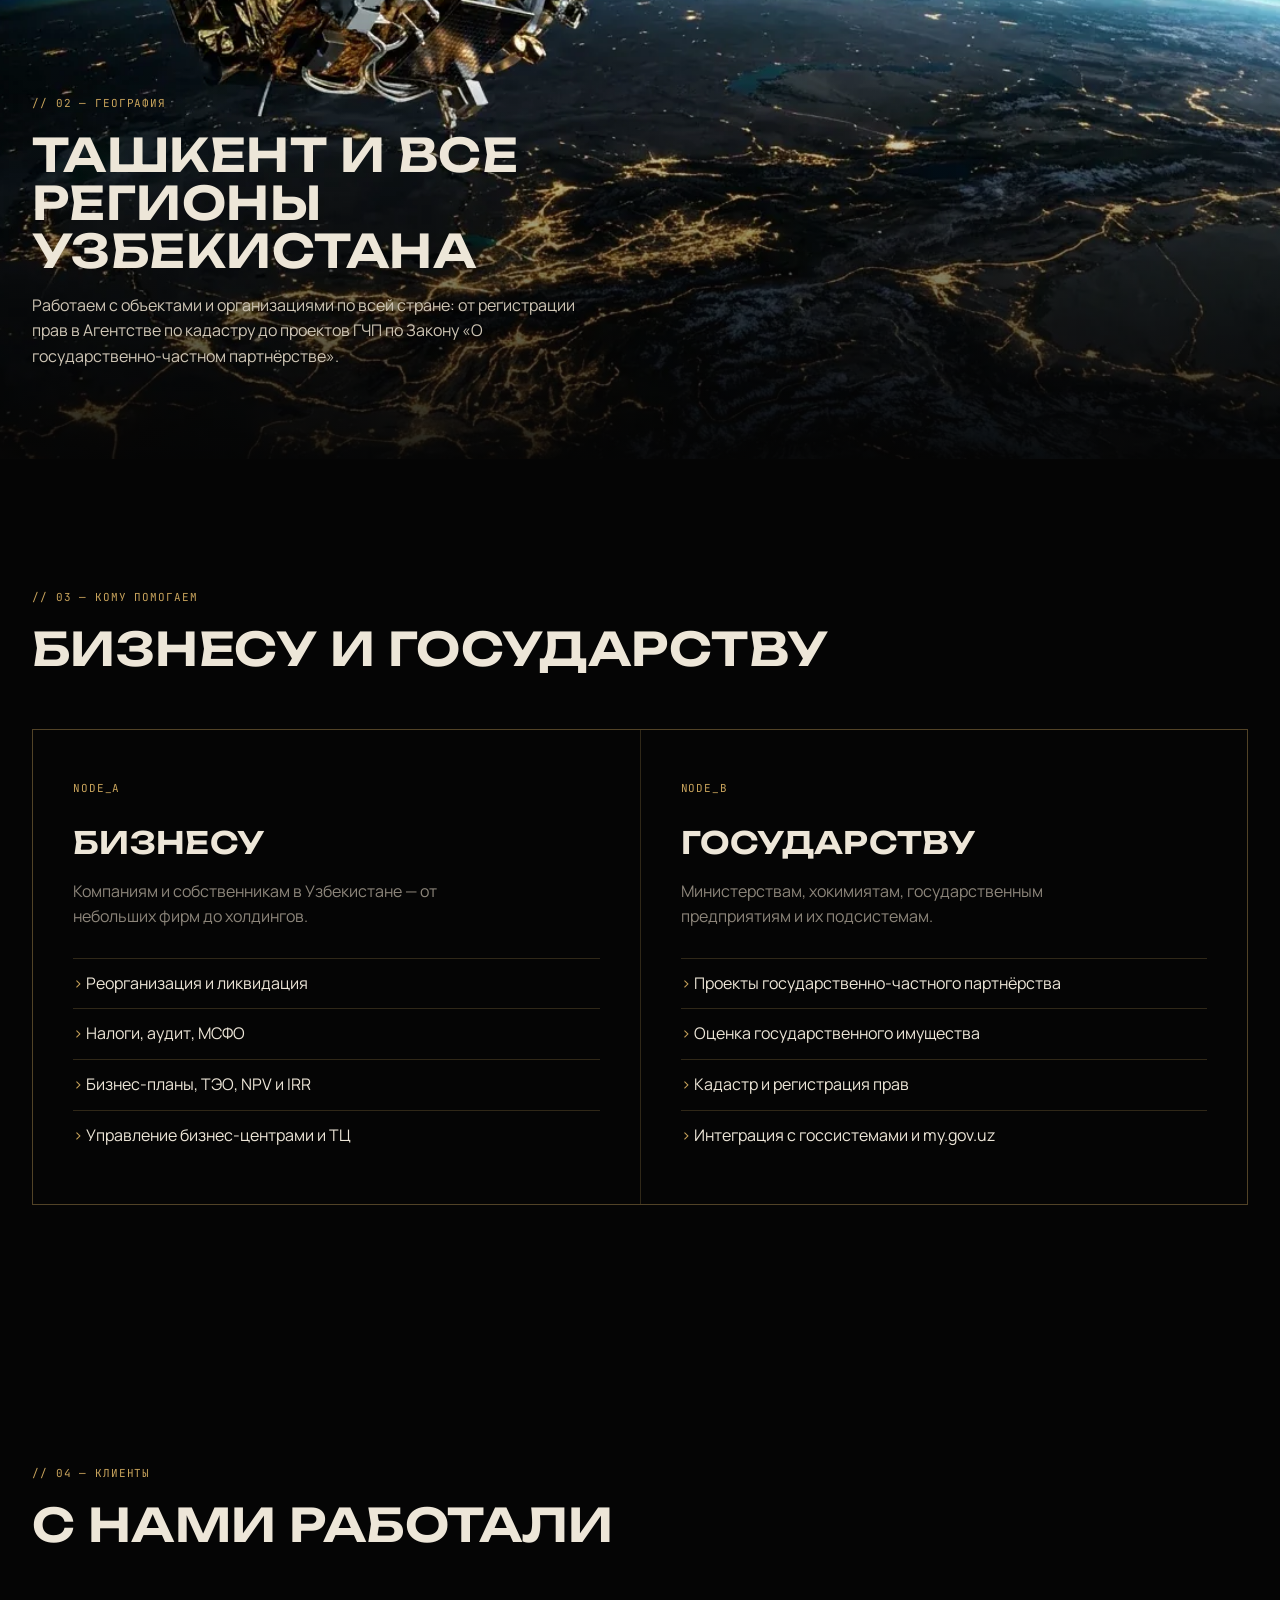
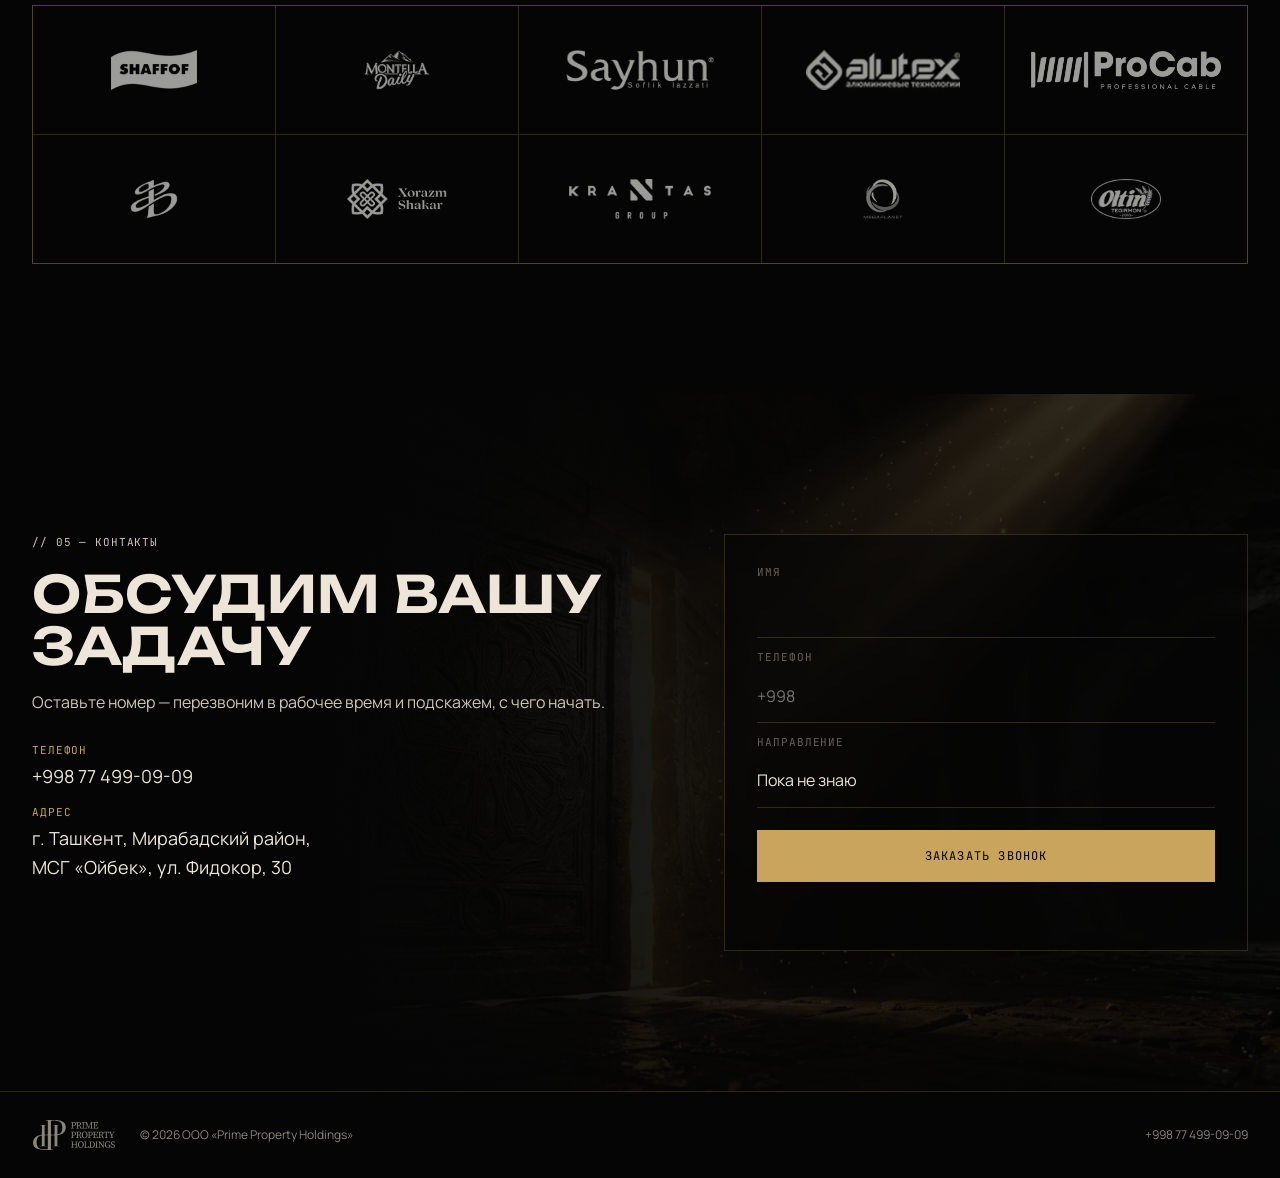
<file: v8/index.html>
<!doctype html>
<html lang="ru">
<head>
<meta charset="utf-8">
<meta name="viewport" content="width=device-width, initial-scale=1, viewport-fit=cover">
<title>Prime Property Holdings — консалтинг для бизнеса и государства</title>
<meta name="description" content="Консалтинг для бизнеса, государственных организаций и их подсистем: реорганизация и ликвидация, налоги и аудит, оценка имущества, кадастр, бизнес-планы и проекты ГЧП. Ташкент, Узбекистан.">
<link rel="icon" href="img/pph-mark.svg" type="image/svg+xml">
<link rel="preload" href="fonts/unbounded-cyrillic-600-normal.woff2" as="font" type="font/woff2" crossorigin>
<link rel="stylesheet" href="n10.css">
<meta name="theme-color" content="#050505">
<link rel="preload" as="image" href="img/n10/hero.webp">
<script>document.documentElement.classList.add('js','own-hd')</script>
<style id="pph-back-css">html,body{overflow-x:clip}</style></head>
<body id="top">
<header class="hd">
  <a class="hd__logo" href="#top" aria-label="Prime Property Holdings — на главную"><span class="logo" aria-hidden="true"></span></a>
  <nav class="hd__nav" aria-label="Разделы"><a href="#services">Направления</a><a href="#sectors">Кому помогаем</a><a href="#clients">Клиенты</a><a href="#contact">Контакты</a></nav>
  <div class="lang" role="group" aria-label="Язык"><a data-lang="ru" href="?lang=ru">RU</a><a data-lang="uz" href="?lang=uz">UZ</a></div>
</header>
<main>
  <section class="hero">
    <div class="hero__img"><img src="img/n10/hero.webp" srcset="img/n10/hero-m.webp 540w, img/n10/hero.webp 1376w" sizes="100vw" alt="" fetchpriority="high"></div>
    <canvas class="dust" aria-hidden="true"></canvas>
    <div class="hero__in">
      <p class="mono">// PPH_CORE · Ташкент, Узбекистан</p>
      <h1>Порядок<br>в сложном</h1>
      <p class="hero__p">Консалтинг для бизнеса и государства Узбекистана. Десять направлений — и в конце каждого документ, который принимают банки, суды и органы власти.</p>
      <a class="btn-g" href="#contact">Обсудить задачу</a>
    </div>
    <p class="mono hero__c">41.31° N · 69.28° E</p>
  </section>

  <section class="svc" id="services" aria-labelledby="h-svc">
    <div class="svc__hd"><p class="mono">// 01 — Архив решений</p><h2 id="h-svc">Десять направлений.<br>Один результат — документ.</h2></div>
    <ol>
    <li data-rv><span class="mono n">SVC_01</span><h3>Реорганизация</h3><p>Выделение, слияние, присоединение, преобразование по законодательству Республики Узбекистан. Решения, передаточные акты, регистрация изменений.</p><p class="doc"><span class="mono">Документ</span><b>Передаточный акт</b></p></li>
    <li data-rv><span class="mono n">SVC_02</span><h3>Ликвидация</h3><p>Полный цикл добровольной ликвидации в Узбекистане: от решения участников до исключения из государственного реестра.</p><p class="doc"><span class="mono">Документ</span><b>Выписка об исключении из реестра</b></p></li>
    <li data-rv><span class="mono n">SVC_03</span><h3>Налоги</h3><p>Налоговое планирование по Налоговому кодексу Республики Узбекистан, сопровождение проверок Налогового комитета, возражения и обжалование решений.</p><p class="doc"><span class="mono">Документ</span><b>Возражение на акт проверки</b></p></li>
    <li data-rv><span class="mono n">SVC_04</span><h3>Аудит</h3><p>Обязательный и инициативный аудит, трансформация отчётности по МСФО, аудит государственных предприятий и компаний с долей государства.</p><p class="doc"><span class="mono">Документ</span><b>Аудиторское заключение</b></p></li>
    <li data-rv><span class="mono n">SVC_05</span><h3>Оценка имущества</h3><p>Недвижимость, оборудование, бизнес и государственное имущество — по Закону «Об оценочной деятельности» и национальным стандартам оценки. Отчёты для банков, судов и органов власти.</p><p class="doc"><span class="mono">Документ</span><b>Отчёт об оценке</b></p></li>
    <li data-rv><span class="mono n">SVC_06</span><h3>Недвижимость и кадастр</h3><p>Проектно-сметная документация, приёмка объектов в эксплуатацию, кадастровые паспорта и регистрация прав в Агентстве по кадастру.</p><p class="doc"><span class="mono">Документ</span><b>Кадастровый паспорт</b></p></li>
    <li data-rv><span class="mono n">SVC_07</span><h3>Проекты ГЧП</h3><p>По Закону «О государственно-частном партнёрстве»: концепция, финансовая модель, конкурсная документация и сопровождение до подписания соглашения.</p><p class="doc"><span class="mono">Документ</span><b>Соглашение о ГЧП</b></p></li>
    <li data-rv><span class="mono n">SVC_08</span><h3>Бизнес-планы и ТЭО</h3><p>Документы, которые принимают банки Узбекистана, инвесторы и государственные программы поддержки.</p><p class="doc"><span class="mono">Документ</span><b>ТЭО для банка</b></p></li>
    <li data-rv><span class="mono n">SVC_09</span><h3>Управление БЦ и ТЦ</h3><p>Коммерческое и финансовое управление бизнес-центрами и торговыми центрами в Ташкенте и регионах: арендаторы, бюджет, отчётность.</p><p class="doc"><span class="mono">Документ</span><b>Отчёт управляющего</b></p></li>
    <li data-rv><span class="mono n">SVC_10</span><h3>IT-консалтинг</h3><p>1С и ERP, электронный документооборот, интеграция с государственными информационными системами и Единым порталом интерактивных госуслуг.</p><p class="doc"><span class="mono">Документ</span><b>Схема интеграции</b></p></li>
    </ol>
  </section>

  <section class="geo">
    <img src="img/n10/a.webp" alt="" loading="lazy" decoding="async">
    <div class="geo__in" data-rv>
      <p class="mono">// 02 — География</p>
      <h2>Ташкент и все регионы Узбекистана</h2>
      <p>Работаем с объектами и организациями по всей стране: от регистрации прав в Агентстве по кадастру до проектов ГЧП по Закону «О государственно-частном партнёрстве».</p>
    </div>
  </section>

  <section class="se" id="sectors" aria-labelledby="h-se">
    <p class="mono">// 03 — Кому помогаем</p>
    <h2 id="h-se">Бизнесу и государству</h2>
    <div class="se__g">
      <article data-rv><span class="mono">NODE_A</span><h3>Бизнесу</h3><p>Компаниям и собственникам в Узбекистане — от небольших фирм до холдингов.</p>
        <ul><li>Реорганизация и ликвидация</li><li>Налоги, аудит, МСФО</li><li>Бизнес-планы, ТЭО, NPV и IRR</li><li>Управление бизнес-центрами и ТЦ</li></ul></article>
      <article data-rv style="--i:1"><span class="mono">NODE_B</span><h3>Государству</h3><p>Министерствам, хокимиятам, государственным предприятиям и их подсистемам.</p>
        <ul><li>Проекты государственно-частного партнёрства</li><li>Оценка государственного имущества</li><li>Кадастр и регистрация прав</li><li>Интеграция с госсистемами и my.gov.uz</li></ul></article>
    </div>
  </section>

  <section class="cl" id="clients" aria-labelledby="h-cl">
    <p class="mono">// 04 — Клиенты</p>
    <h2 id="h-cl">С нами работали</h2>
    <ul class="logos"><li data-rv style="--i:0"><img src="img/logos/shaffof-w.webp" alt="Shaffof" loading="lazy" decoding="async"></li><li data-rv style="--i:1"><img src="img/logos/montella-w.webp" alt="Montella Daily" loading="lazy" decoding="async"></li><li data-rv style="--i:2"><img src="img/logos/sayhun-w.webp" alt="Sayhun" loading="lazy" decoding="async"></li><li data-rv style="--i:3"><img src="img/logos/alutex-w.webp" alt="Alutex" loading="lazy" decoding="async"></li><li data-rv style="--i:4"><img src="img/logos/procab-w.webp" alt="ProCab" loading="lazy" decoding="async"></li><li data-rv style="--i:0"><img src="img/logos/beldersoy-w.webp" alt="Beldersoy" loading="lazy" decoding="async"></li><li data-rv style="--i:1"><img src="img/logos/xorazmshakar-w.webp" alt="Xorazm Shakar" loading="lazy" decoding="async"></li><li data-rv style="--i:2"><img src="img/logos/krantas-w.webp" alt="Krantas Group" loading="lazy" decoding="async"></li><li data-rv style="--i:3"><img src="img/logos/megaplanet-w.webp" alt="Megaplanet" loading="lazy" decoding="async"></li><li data-rv style="--i:4"><img src="img/logos/oltintegirmon-w.webp" alt="Oltin Tegirmon" loading="lazy" decoding="async"></li></ul>
  </section>

  <section class="ct" id="contact" aria-labelledby="h-ct">
    <img class="ct__bg" src="img/n10/b.webp" alt="" loading="lazy" decoding="async">
    <div class="ct__in">
      <div><p class="mono">// 05 — Контакты</p><h2 id="h-ct">Обсудим вашу задачу</h2><p>Оставьте номер — перезвоним в рабочее время и подскажем, с чего начать.</p><dl class="ct__info">
  <div><dt>Телефон</dt><dd><a href="tel:+998774990909">+998 77 499-09-09</a></dd></div>
  <div><dt>Адрес</dt><dd>г. Ташкент, Мирабадский район,<br>МСГ «Ойбек», ул. Фидокор, 30</dd></div>
</dl></div>
      <form class="ct__form" name="consult" method="POST" action="/" data-netlify="true" data-pph-form novalidate>
  <input type="hidden" name="form-name" value="consult">
  <label class="fld"><span>Имя</span><input name="name" autocomplete="name"></label>
  <label class="fld"><span>Телефон</span><input name="phone" type="tel" inputmode="tel" autocomplete="tel" placeholder="+998" required></label>
  <label class="fld"><span>Направление</span>
    <select name="topic"><option>Пока не знаю</option><option>Реорганизация</option><option>Ликвидация</option><option>Налоги</option><option>Аудит</option><option>Оценка имущества</option><option>Недвижимость и кадастр</option><option>Проекты ГЧП</option><option>Бизнес-планы и ТЭО</option><option>Управление БЦ и ТЦ</option><option>IT-консалтинг</option></select>
  </label>
  <button class="btn ct__send" type="submit">Заказать звонок</button>
  <p class="ct__status" data-status role="status" aria-live="polite"></p>
</form>
    </div>
  </section>
</main>
<footer class="ft"><span class="logo" aria-hidden="true"></span><span>© 2026 ООО «Prime Property Holdings»</span><a href="tel:+998774990909">+998 77 499-09-09</a></footer>
<script src="shared/uz.js"></script>
<script src="shared/pph.js" defer></script>
<script src="n10.js" defer></script>
</body>
</html>
</file>
<file: v1/m.css>
*,*::before,*::after{box-sizing:border-box}html{-webkit-text-size-adjust:100%;text-size-adjust:100%;scroll-behavior:smooth}@media (prefers-reduced-motion:reduce){html{scroll-behavior:auto}*,*::before,*::after{animation-duration:.01ms!important;animation-iteration-count:1!important;transition-duration:.01ms!important}}body{margin:0;-webkit-font-smoothing:antialiased;text-rendering:optimizeLegibility}img,picture,svg{display:block;max-width:100%}h1,h2,h3,p,ul,dl,dd{margin:0}ul{padding:0;list-style:none}a{color:inherit;text-decoration:none}button,input,select{font:inherit;color:inherit}:focus-visible{outline:2px solid currentColor;outline-offset:3px;border-radius:4px}.logo{display:block;aspect-ratio:2404/880;background:currentColor;-webkit-mask:url(img/pph-logo.svg) center/contain no-repeat;mask:url(img/pph-logo.svg) center/contain no-repeat}.lang{display:flex;gap:2px}.lang a{padding:6px 8px;border-radius:999px;opacity:.55;font-size:13px;letter-spacing:.02em;min-width:36px;text-align:center}.lang a[aria-current=true]{opacity:1}.fld{display:grid;gap:8px}.fld span{font-size:13px;opacity:.7}.fld input,.fld select{width:100%;height:52px;padding:0 16px;border-radius:12px;font-size:16px;-webkit-appearance:none;appearance:none}.fld select{background-image:linear-gradient(45deg,transparent 50%,currentColor 50%),linear-gradient(135deg,currentColor 50%,transparent 50%);background-position:calc(100% - 22px) 23px,calc(100% - 17px) 23px;background-size:5px 5px;background-repeat:no-repeat;padding-right:40px}.btn{display:inline-flex;align-items:center;justify-content:center;min-height:52px;padding:0 26px;border-radius:999px;border:0;cursor:pointer;font-weight:500;font-size:16px;transition:transform .2s ease,background-color .2s ease,color .2s ease}.btn:active{transform:scale(.98)}.js [data-rv]{opacity:0;transform:translateY(24px);transition:opacity .9s cubic-bezier(.2,.7,.2,1),transform .9s cubic-bezier(.2,.7,.2,1);transition-delay:calc(var(--i,0) * 60ms)}.js [data-rv].in{opacity:1;transform:none}@media (prefers-reduced-motion:reduce){.js [data-rv]{opacity:1;transform:none}}.sr{position:absolute;width:1px;height:1px;overflow:hidden;clip:rect(0 0 0 0)}.hd__nav a{white-space:nowrap}@media (max-width:1120px){.hd__nav{display:none!important}.hd__logo{margin-right:auto}}@media (max-width:760px){.js [data-rv]{transform:translateY(10px);transition-duration:.45s,.5s;transition-delay:0s}}@font-face{font-family:'Source Serif 4';font-weight:400;font-display:swap;src:url(fonts/source-serif-4-cyrillic-400-normal.woff2) format('woff2');unicode-range:U+0301,U+0400-045F,U+0490-0491,U+04B0-04B1,U+2116}@font-face{font-family:'Source Serif 4';font-weight:400;font-display:swap;src:url(fonts/source-serif-4-latin-400-normal.woff2) format('woff2');unicode-range:U+0000-00FF,U+0131,U+0152-0153,U+02BB-02BC,U+02C6,U+02DA,U+02DC,U+2000-206F,U+20AC,U+2122,U+2191,U+2193,U+2212,U+2215,U+FEFF,U+FFFD}@font-face{font-family:'Source Serif 4';font-weight:400;font-style:italic;font-display:swap;src:url(fonts/source-serif-4-cyrillic-400-italic.woff2) format('woff2');unicode-range:U+0301,U+0400-045F,U+0490-0491,U+04B0-04B1,U+2116}@font-face{font-family:'Source Serif 4';font-weight:400;font-style:italic;font-display:swap;src:url(fonts/source-serif-4-latin-400-italic.woff2) format('woff2');unicode-range:U+0000-00FF,U+0131,U+0152-0153,U+02BB-02BC,U+02C6,U+02DA,U+02DC,U+2000-206F,U+20AC,U+2122,U+2191,U+2193,U+2212,U+2215,U+FEFF,U+FFFD}@font-face{font-family:'Inter Tight';font-weight:400;font-display:swap;src:url(fonts/inter-tight-cyrillic-400-normal.woff2) format('woff2');unicode-range:U+0301,U+0400-045F,U+0490-0491,U+04B0-04B1,U+2116}@font-face{font-family:'Inter Tight';font-weight:400;font-display:swap;src:url(fonts/inter-tight-latin-400-normal.woff2) format('woff2');unicode-range:U+0000-00FF,U+0131,U+0152-0153,U+02BB-02BC,U+02C6,U+02DA,U+02DC,U+2000-206F,U+20AC,U+2122,U+2191,U+2193,U+2212,U+2215,U+FEFF,U+FFFD}@font-face{font-family:'Inter Tight';font-weight:500;font-display:swap;src:url(fonts/inter-tight-cyrillic-500-normal.woff2) format('woff2');unicode-range:U+0301,U+0400-045F,U+0490-0491,U+04B0-04B1,U+2116}@font-face{font-family:'Inter Tight';font-weight:500;font-display:swap;src:url(fonts/inter-tight-latin-500-normal.woff2) format('woff2');unicode-range:U+0000-00FF,U+0131,U+0152-0153,U+02BB-02BC,U+02C6,U+02DA,U+02DC,U+2000-206F,U+20AC,U+2122,U+2191,U+2193,U+2212,U+2215,U+FEFF,U+FFFD}@font-face{font-family:Unbounded;font-weight:500;font-display:swap;src:url(fonts/unbounded-cyrillic-500-normal.woff2) format('woff2');unicode-range:U+0301,U+0400-045F,U+0490-0491,U+04B0-04B1,U+2116}@font-face{font-family:Unbounded;font-weight:500;font-display:swap;src:url(fonts/unbounded-latin-500-normal.woff2) format('woff2');unicode-range:U+0000-00FF,U+0131,U+0152-0153,U+02BB-02BC,U+02C6,U+02DA,U+02DC,U+2000-206F,U+20AC,U+2122,U+2191,U+2193,U+2212,U+2215,U+FEFF,U+FFFD}:root{--paper:#f3f3ef;--ink:#0d0d0d;--blue:#1f3cff;--line:rgba(13,13,13,.13);--mute:#5f6166;--snow:#f4f5f6;--pad:clamp(20px,4.4vw,64px);--serif:'Source Serif 4',Georgia,serif;--wide:Unbounded,'Inter Tight',sans-serif;--ease:cubic-bezier(.2,.7,.2,1)}body{background:var(--paper);color:var(--ink);font:400 17px/1.6 'Inter Tight',system-ui,sans-serif}html.lenis,html.lenis body{height:auto}.lenis.lenis-smooth{scroll-behavior:auto!important}html[lang=uz] .ru,html:not([lang=uz]) .uz{display:none}.hd{position:fixed;z-index:20;top:0;left:0;right:0;height:76px;display:flex;align-items:center;gap:24px;padding:0 var(--pad);color:var(--ink);transition:color .4s var(--ease),background-color .4s,box-shadow .4s}.hd--dark{color:var(--snow)}.hd__logo{width:124px}.hd__nav{display:flex;gap:28px;margin:0 auto;font-size:15px}.hd__nav a{padding:6px 0;border-bottom:1px solid transparent;transition:border-color .2s}.hd__end{display:flex;align-items:center;gap:12px}.hd__tel{display:inline-flex;align-items:center;height:42px;padding:0 18px;border-radius:999px;border:1px solid currentColor;font-weight:500;font-size:15px;white-space:nowrap;transition:background-color .2s,color .2s}@media (hover:hover){.hd__nav a:hover{border-color:currentColor}.hd__tel:hover{background:var(--ink);color:var(--paper);border-color:var(--ink)}.hd--dark .hd__tel:hover{background:var(--snow);color:var(--ink);border-color:var(--snow)}.lang a:hover{opacity:1}}.btn--ink{background:var(--ink);color:var(--paper)}.btn--line{border:1px solid var(--line);background:transparent}@media (hover:hover){.btn--ink:hover{background:#000}.btn--line:hover{border-color:var(--ink)}}.act{position:relative}.stage{position:relative;height:100svh;min-height:560px;overflow:hidden}.js .stage{position:sticky;top:0}.bg,.bg img{position:absolute;inset:0;width:100%;height:100%}.bg img{object-fit:cover;will-change:transform}.js .act1{height:330vh}.a1{background:var(--paper)}.a1__win{position:absolute;right:var(--pad);top:calc(50% + 24px);transform:translateY(-50%);height:min(76vh,50vw);aspect-ratio:962/880;visibility:hidden}.a1__photo,.a1__ink{position:absolute;inset:0;-webkit-mask:url(img/pph-mark.svg) no-repeat;mask:url(img/pph-mark.svg) no-repeat;-webkit-mask-size:var(--mw,0) var(--mh,0);mask-size:var(--mw,0) var(--mh,0);-webkit-mask-position:var(--mx,0) var(--my,0);mask-position:var(--mx,0) var(--my,0)}.a1__photo{background:#9aa3ad var(--ph) center/cover no-repeat}.a1__photo picture,.a1__photo img{width:100%;height:100%}.a1__photo img{object-fit:cover;will-change:transform}.a1__photo.full{-webkit-mask:none;mask:none}.a1__ink{background:var(--ink);pointer-events:none}html:not(.js) .a1__photo,html:not(.js) .a1__ink{left:auto;right:var(--pad);top:calc(50% + 24px);transform:translateY(-50%);height:min(76vh,50vw);aspect-ratio:962/880;-webkit-mask-size:contain;mask-size:contain;-webkit-mask-position:center;mask-position:center}html:not(.js) .a1__ink{opacity:0}.a1__copy{position:absolute;left:var(--pad);top:50%;transform:translateY(-42%);width:min(46vw,660px);z-index:2}.a1__kick{font-size:14px;color:var(--mute);margin-bottom:26px}.a1__title{font-family:var(--serif);font-weight:400;font-size:clamp(46px,5.8vw,96px);line-height:1;letter-spacing:-.03em}.a1__title .ln{display:block;overflow:hidden;padding-bottom:.06em}.a1__title .ln>span{display:block}.a1__title em{font-style:italic}.js .a1__title .ln>span{transform:translateY(105%);animation:lineup 1.1s var(--ease) forwards;animation-delay:calc(.15s + var(--d,0) * .09s)}.a1__title .ln:nth-child(2)>span{--d:1}.a1__title .ln:nth-child(3)>span{--d:2}@keyframes lineup{to{transform:none}}.a1__lead{margin-top:26px;max-width:46ch;color:var(--mute)}.a1__cta{display:flex;flex-wrap:wrap;gap:12px;margin-top:34px}.js .a1__kick,.js .a1__lead,.js .a1__cta{opacity:0;animation:fadeup 1s var(--ease) .55s forwards}@keyframes fadeup{from{opacity:0;transform:translateY(14px)}to{opacity:1;transform:none}}.js .a1__ink{animation:inkin 1.6s var(--ease) both}@keyframes inkin{from{clip-path:inset(100% 0 0 0)}to{clip-path:inset(0 0 0 0)}}.a1__place{position:absolute;right:var(--pad);bottom:28px;z-index:2;font-size:14px;color:#fff;opacity:0;text-shadow:0 1px 12px rgba(0,0,0,.45)}.a1__hint{position:absolute;left:var(--pad);bottom:24px;display:flex;flex-direction:column;align-items:flex-start;gap:10px;font-size:13px;color:var(--mute)}.a1__hint i{width:1px;height:38px;background:linear-gradient(var(--ink),transparent);animation:hint 2.2s ease-in-out infinite}@keyframes hint{0%{transform:scaleY(0);transform-origin:top}45%{transform:scaleY(1);transform-origin:top}55%{transform:scaleY(1);transform-origin:bottom}100%{transform:scaleY(0);transform-origin:bottom}}html:not(.js) .a1__hint{display:none}.js .act2{height:1150vh;margin-top:-60vh;z-index:2}.js .act3{margin-top:-100vh;z-index:3}.a2{background:#dfe7ef;-webkit-mask-image:linear-gradient(transparent 0,#000 18vh);mask-image:linear-gradient(transparent 0,#000 18vh)}html:not(.js) .a2{-webkit-mask-image:none;mask-image:none;height:auto;padding:120px var(--pad) 80px}.a2 .bg img{transform:scale(1.08)}.a2__head{position:absolute;left:var(--pad);top:clamp(110px,16vh,170px);width:min(36vw,460px);z-index:2}html:not(.js) .a2__head{position:relative;left:auto;top:auto;width:auto}.a2__title{font-family:var(--serif);font-weight:400;font-size:clamp(42px,4.8vw,80px);line-height:1;letter-spacing:-.03em;color:#16202a}.a2__title em{display:block;font-style:italic}.a2__lead{margin-top:18px;color:#3d4a57;max-width:40ch;font-size:16px}.a2__idx{list-style:none;margin:30px 0 0;padding:0;font-size:15px;color:#3d4a57;counter-reset:none}.a2__idx li{display:flex;gap:14px;align-items:baseline;padding:7px 0;border-top:1px solid rgba(22,32,42,.12);opacity:.82;transition:opacity .35s,color .35s,padding .35s var(--ease)}.a2__idx li span{font-size:12px;font-variant-numeric:tabular-nums;color:#5f6b77;width:20px}.a2__idx li.on{opacity:1;color:#16202a;padding-left:6px}.a2__idx li.on span{color:var(--blue)}.stack{position:absolute;left:62%;top:54%;width:min(400px,34vw);height:min(560px,72vh);transform:translate(-50%,-50%);perspective:1600px;z-index:2}html:not(.js) .stack{position:static;transform:none;width:auto;height:auto;display:grid;grid-template-columns:repeat(auto-fill,minmax(300px,1fr));gap:20px;margin-top:40px}.card{position:absolute;inset:0;filter:brightness(calc(1 - var(--dim,0)));display:flex;flex-direction:column;padding:24px 24px 20px;background:#fff;border-radius:22px;border:1px solid rgba(22,32,42,.08);box-shadow:0 44px 90px -44px rgba(30,50,70,.55),0 2px 0 rgba(22,32,42,.03);color:#3d4a57;font-size:13.5px;transform-origin:50% 120%;will-change:transform,opacity;backface-visibility:hidden}html:not(.js) .card{position:relative;inset:auto}.card__top{display:flex;align-items:center;gap:10px}.card__mark{width:22px;aspect-ratio:962/880;background:#16202a;-webkit-mask:url(img/pph-mark.svg) center/contain no-repeat;mask:url(img/pph-mark.svg) center/contain no-repeat}.card__chip{font-size:12px;padding:4px 10px;border-radius:20px;background:#eef3f7;color:#16202a;white-space:nowrap;overflow:hidden;text-overflow:ellipsis;max-width:60%}.card__no{margin-left:auto;font-size:12px;color:#8a96a2;font-variant-numeric:tabular-nums}.card__title{margin-top:18px;font-family:var(--serif);font-weight:400;font-size:clamp(24px,2.1vw,30px);line-height:1.05;letter-spacing:-.02em;color:#16202a}.card__fig{margin:14px 0 4px}.card__fig svg{width:100%;height:auto;max-height:118px;fill:none;stroke:#16202a;stroke-width:1.2}.card__fig svg text{fill:#3d4a57;stroke:none;font-size:11px;font-family:'Inter Tight',sans-serif}.card__text{margin-top:8px;line-height:1.5}.card__rows{margin:12px 0 0;display:grid;gap:0}.card__rows div{display:flex;justify-content:space-between;gap:12px;padding:8px 0;border-top:1px solid rgba(22,32,42,.08)}.card__rows dt{color:#8a96a2}.card__rows dd{color:#16202a;text-align:right;font-weight:500}.card__sign{display:flex;align-items:center;gap:10px;margin-top:auto;padding-top:14px;font-size:12px;color:#8a96a2}.card__sign i{flex:1;border-top:1px dashed rgba(22,32,42,.22)}.card__sign b{display:grid;place-items:center;width:44px;height:44px;border-radius:50%;border:1.5px solid rgba(31,60,255,.55);color:rgba(31,60,255,.8);font-size:11px;letter-spacing:.06em;transform:rotate(-14deg)}.a2__now{position:absolute;left:62%;bottom:clamp(18px,4vh,40px);transform:translateX(-50%);font-size:14px;color:#3d4a57;font-variant-numeric:tabular-nums;z-index:2}.a2__now b{color:#16202a;font-weight:500}html:not(.js) .a2__now{display:none}.js .act3{height:1200vh}.a3{background:linear-gradient(180deg,#151515 0%,#2c2c2a 45%,#5e5d59 62%,#3a3a38 100%);color:#e9e8e4}.gl3{position:absolute;inset:0;width:100%;height:100%;display:block}.stage>.gl{position:absolute;inset:0;width:100%;height:100%;display:block;pointer-events:none}.a2.gl-on>.bg{visibility:hidden}.a3 .bg--sky img{transform:scale(1.08);will-change:transform}.a3__mist{position:absolute;inset:0;pointer-events:none;opacity:0;background:radial-gradient(120% 90% at 50% 45%,#c9ccd0 0%,#8e9195 55%,#4a4a47 100%)}.a3__hero{position:absolute;left:var(--pad);bottom:12vh;z-index:2;opacity:0;max-width:640px}.a3__kick{font-size:12px;letter-spacing:.2em;text-transform:uppercase;color:#b3b2ad;margin-bottom:14px}.a3__title{font-family:var(--wide);font-weight:500;text-transform:uppercase;font-size:clamp(38px,5.6vw,96px);line-height:.95;letter-spacing:-.02em}.a3__sub{margin-top:24px;max-width:36ch;font-size:15px;color:#b3b2ad}.a3__ix{position:absolute;z-index:3;right:var(--pad);top:50%;transform:translateY(-50%);list-style:none;margin:0;padding:0;display:grid;gap:2px;min-width:250px;opacity:0}.a3__ix li{display:grid;grid-template-columns:1fr auto;gap:20px;padding:7px 0;border-bottom:1px solid rgba(233,232,228,.12);font-size:12.5px;color:#8e8d88;transition:color .3s,padding .45s var(--ease)}.a3__ix li span:last-child{font-variant-numeric:tabular-nums}.a3__ix li.on{color:#e9e8e4;padding-left:14px}.a3__marks{position:absolute;inset:0;z-index:2;pointer-events:none}.mk{position:absolute;left:0;top:0;opacity:0;will-change:transform,opacity}.mk__c{position:absolute;right:14px;bottom:4px;display:flex;flex-direction:column;align-items:flex-end;white-space:nowrap;text-align:right}.mk__c small{font-size:12px;color:#b3b2ad;letter-spacing:.14em;margin-bottom:12px}.mk__c img{height:clamp(26px,2.6vw,40px);width:auto;max-width:200px;object-fit:contain;filter:brightness(0) invert(.93)}.mk__c b{margin-top:10px;font-family:var(--wide);font-weight:500;font-size:clamp(15px,1.3vw,20px);letter-spacing:-.01em;text-transform:uppercase}.a3__mc{display:none}.a3__km{position:absolute;z-index:3;left:var(--pad);bottom:5vh;font-size:12px;letter-spacing:.16em;color:#8e8d88;opacity:0}.a3__km b{font-weight:400;font-variant-numeric:tabular-nums}.a3__end{position:absolute;z-index:3;left:0;right:0;bottom:0;padding:120px var(--pad) 11vh;display:flex;justify-content:space-between;align-items:flex-end;gap:30px;opacity:0;pointer-events:none;background:linear-gradient(180deg,rgba(20,20,19,0),rgba(20,20,19,.78) 55%)}.a3__end h2{font-family:var(--wide);font-weight:500;font-size:clamp(34px,4.6vw,78px);line-height:.95;text-transform:uppercase}.a3__end p{max-width:340px;color:#b3b2ad;margin-bottom:22px}.a3__btn{display:inline-flex;align-items:center;height:46px;padding:0 22px;border-radius:999px;background:#e9e8e4;color:#1b1b1a;font-weight:500}.a3__end.live{pointer-events:auto}.a4__veil{position:absolute;inset:0;z-index:4;background:#1b1b1a;opacity:0;pointer-events:none}html:not(.js) .a3{height:auto;padding:130px var(--pad) 60px;background:#1b1b1a}html:not(.js) .a3 .gl3,html:not(.js) .a3 .bg,html:not(.js) .a3__mist,html:not(.js) .a3__marks,html:not(.js) .a3__km{display:none}html:not(.js) .a3__hero,html:not(.js) .a3__ix,html:not(.js) .a3__end{position:static;opacity:1;transform:none;margin-bottom:40px}.no-gl .a3{background:#1b1b1a url(img/m-dunes.jpg) center/cover}.sec{max-width:1280px;margin:0 auto;padding:clamp(90px,15vh,160px) var(--pad) 0}.sec__head{display:grid;grid-template-columns:minmax(0,1.1fr) minmax(0,1fr);gap:20px 64px;align-items:end;margin-bottom:48px}.sec__head h2,.ct__side h2{font-family:var(--serif);font-weight:400;font-size:clamp(40px,5vw,80px);line-height:1;letter-spacing:-.03em}.ct__side h2 em{display:block;font-style:italic}.sec__head p{color:var(--mute);max-width:46ch}.who__cols{display:grid;grid-template-columns:repeat(2,minmax(0,1fr));gap:20px}.who__col{padding:38px;background:#fff;border-radius:22px}.who__col h3{font-family:var(--serif);font-weight:400;font-size:clamp(30px,3vw,46px);letter-spacing:-.02em}.who__col p{margin-top:8px;color:var(--mute)}.who__col ul{margin-top:24px}.who__col li{display:flex;gap:12px;align-items:baseline;padding:13px 0;border-top:1px solid var(--line)}.who__col li::before{content:"";flex:none;width:6px;height:6px;border-radius:50%;background:var(--blue);transform:translateY(-2px)}.ct{margin-top:clamp(90px,15vh,160px);background:var(--ink);color:var(--snow)}.ct__in{max-width:1280px;margin:0 auto;padding:clamp(70px,11vh,120px) var(--pad);display:grid;grid-template-columns:minmax(0,1fr) minmax(0,1fr);gap:64px}.ct__mark{display:block;width:70px;aspect-ratio:962/880;margin-bottom:30px;background:var(--snow);-webkit-mask:url(img/pph-mark.svg) center/contain no-repeat;mask:url(img/pph-mark.svg) center/contain no-repeat}.ct__side>p{margin-top:16px;color:rgba(244,245,246,.7)}.ct__info{margin-top:40px;display:grid;gap:22px}.ct__info dt{font-size:13px;color:rgba(244,245,246,.6)}.ct__info dd{margin-top:4px;font-size:19px}.ct__form{display:grid;gap:18px;align-content:start;padding:34px;background:var(--paper);color:var(--ink);border-radius:22px}.ct__form .fld input,.ct__form .fld select{background:#fff;border:1px solid var(--line)}.ct__form .fld input:focus,.ct__form .fld select:focus{border-color:var(--ink);outline:none}.ct__send{background:var(--ink);color:var(--paper);margin-top:6px}.ct__status{min-height:1.6em;font-size:15px;color:var(--mute)}.ft{display:flex;flex-wrap:wrap;align-items:center;gap:12px 28px;padding:28px var(--pad) 40px;background:var(--ink);color:rgba(244,245,246,.6);font-size:14px;border-top:1px solid rgba(244,245,246,.1)}.ft .logo{width:100px;color:var(--snow);margin-right:auto}@media (max-width:1000px){.sec__head,.ct__in,.who__cols{grid-template-columns:1fr}.a1__win{height:min(66vh,40vw)}.a1__copy{width:46vw}.a1__lead{font-size:15px}.stack{left:66%;width:min(360px,40vw)}.a2__head{width:42vw}}@media (max-width:760px){.a1__copy{left:var(--pad);right:var(--pad);top:auto;bottom:clamp(24px,5vh,44px);transform:none;width:auto}.a1__kick,.a1__lead{display:none}.a1__title{font-size:clamp(38px,11vw,58px)}.a1__cta{margin-top:22px}.a1__cta{flex-direction:column}.a1__cta .btn{width:100%}.a1__win{right:auto;left:50%;top:clamp(84px,13vh,118px);transform:translateX(-50%);height:auto;width:min(82vw,44vh)}.a1__hint{display:none}.a2__head{left:var(--pad);right:var(--pad);top:88px;width:auto}.a2__title{font-size:clamp(34px,9.6vw,48px)}.a2__title em{display:inline}.a2__lead,.a2__idx{display:none}.stack{left:50%;top:58%;width:min(320px,82vw);height:min(470px,60vh)}.card{padding:20px 20px 16px;font-size:13px}.card__text{display:none}.a2__now{left:50%}.a3__title{font-size:clamp(34px,11vw,56px)}.a3__ix,.a3__marks{display:none}.a3__hero{bottom:14vh;right:var(--pad)}.a3__title{font-size:clamp(34px,11vw,56px)}.a3__mc{display:flex;align-items:center;gap:14px;position:absolute;z-index:3;left:var(--pad);right:var(--pad);bottom:calc(5vh + 30px);padding:16px 18px;border-radius:18px;background:rgba(20,20,20,.86);border:1px solid rgba(255,255,255,.1);opacity:0;transform:translateY(10px);transition:opacity .4s,transform .5s var(--ease);pointer-events:none}.a3__mc.on{opacity:1;transform:none}.a3__mc small{position:absolute;left:18px;top:-22px;font-size:11px;letter-spacing:.14em;color:#b3b2ad;text-transform:uppercase}.a3__mc img{height:30px;width:auto;max-width:120px;filter:brightness(0) invert(.93)}.a3__mc b{font-family:var(--wide);font-weight:500;font-size:17px;text-transform:uppercase}.a3__end{flex-direction:column;align-items:flex-start;left:0;right:0;bottom:0;padding:90px var(--pad) 9vh;background:linear-gradient(180deg,rgba(27,27,26,0),rgba(27,27,26,.82) 45%)}.who__col{padding:26px 22px}.ct__form{padding:22px}}@media (max-width:560px){.hd{height:64px;gap:8px}.hd__logo{width:100px}.hd__tel{padding:0 14px;font-size:14px}.lang a{padding:6px;min-width:32px}}@media (max-width:390px){.hd__tel{font-size:0;width:42px;padding:0;justify-content:center}.hd__tel::before{content:"";width:18px;height:18px;background:currentColor;-webkit-mask:url("data:image/svg+xml,%3Csvg xmlns='http://www.w3.org/2000/svg' viewBox='0 0 24 24'%3E%3Cpath d='M6.6 10.8a15.2 15.2 0 0 0 6.6 6.6l2.2-2.2a1 1 0 0 1 1-.25c1.1.37 2.3.57 3.6.57a1 1 0 0 1 1 1V20a1 1 0 0 1-1 1A17 17 0 0 1 3 4a1 1 0 0 1 1-1h3.5a1 1 0 0 1 1 1c0 1.25.2 2.45.57 3.57a1 1 0 0 1-.25 1z'/%3E%3C/svg%3E") center/contain no-repeat;mask:url("data:image/svg+xml,%3Csvg xmlns='http://www.w3.org/2000/svg' viewBox='0 0 24 24'%3E%3Cpath d='M6.6 10.8a15.2 15.2 0 0 0 6.6 6.6l2.2-2.2a1 1 0 0 1 1-.25c1.1.37 2.3.57 3.6.57a1 1 0 0 1 1 1V20a1 1 0 0 1-1 1A17 17 0 0 1 3 4a1 1 0 0 1 1-1h3.5a1 1 0 0 1 1 1c0 1.25.2 2.45.57 3.57a1 1 0 0 1-.25 1z'/%3E%3C/svg%3E") center/contain no-repeat}}@media (prefers-reduced-motion:reduce){.js .a1__title .ln>span{transform:none}}.hd--solid{background:rgba(243,243,239,.86);-webkit-backdrop-filter:blur(14px);backdrop-filter:blur(14px);box-shadow:0 1px 0 var(--line)}.hd--solid.hd--dark{background:rgba(13,13,13,.82);box-shadow:0 1px 0 rgba(244,245,246,.08)}.grain{position:fixed;inset:-50%;z-index:30;pointer-events:none;background:url([data-uri]) 0 0/96px;opacity:.035;animation:grain 1s steps(6) infinite}@keyframes grain{0%{transform:translate(0,0)}20%{transform:translate(-3%,2%)}40%{transform:translate(2%,-3%)}60%{transform:translate(-2%,-1%)}80%{transform:translate(3%,3%)}100%{transform:translate(0,0)}}@media (prefers-reduced-motion:reduce){.grain{animation:none}}.snd{display:inline-flex;align-items:center;gap:9px;height:42px;padding:0 14px;border-radius:999px;border:1px solid transparent;background:none;color:inherit;font:inherit;font-size:14px;cursor:pointer;transition:border-color .2s}.snd:focus-visible{outline:2px solid currentColor;outline-offset:2px}.snd i{display:flex;align-items:flex-end;gap:2px;height:12px}.snd i b{display:block;width:2px;height:5px;background:currentColor;border-radius:1px;transition:height .3s}.snd i b:nth-child(2){height:9px}.snd i b:nth-child(3){height:6px}.snd i b:nth-child(4){height:11px}.snd:not(.on) i{opacity:.55}.snd.on i b{animation:eq 1.1s ease-in-out infinite alternate}.snd.on i b:nth-child(2){animation-delay:-.4s}.snd.on i b:nth-child(3){animation-delay:-.8s}.snd.on i b:nth-child(4){animation-delay:-.2s}@keyframes eq{from{height:3px}to{height:12px}}@media (hover:hover){.snd:hover{border-color:currentColor}}@media (max-width:560px){.snd{padding:0 10px}.snd span{display:none}}.fin{background:#1b1b1a;color:#e9e8e4;padding:clamp(70px,10vh,110px) var(--pad) clamp(70px,10vh,110px)}.fin__head,.fin__cols{max-width:1280px;margin:0 auto}.fin__head{display:grid;grid-template-columns:minmax(0,1.1fr) minmax(0,1fr);gap:20px 64px;align-items:end;margin-bottom:clamp(48px,8vh,90px)}.fin__head h2{font-family:var(--serif);font-weight:400;font-size:clamp(44px,5.4vw,88px);line-height:1;letter-spacing:-.03em}.fin__head p{color:#9a9993;max-width:44ch}.fin__cols{display:grid;grid-template-columns:1fr 1fr;border-top:1px solid rgba(233,232,228,.14)}.fin__col{padding:clamp(34px,5vh,56px) clamp(0px,3vw,48px) 0 0}.fin__col+.fin__col{padding-left:clamp(24px,3vw,48px);border-left:1px solid rgba(233,232,228,.14)}.fin__col h3{font-family:var(--serif);font-weight:400;font-size:clamp(40px,4.4vw,72px);line-height:1;letter-spacing:-.025em}.fin__col>p{margin-top:14px;color:#9a9993;max-width:40ch}.fin__col ul{margin-top:34px;list-style:none;padding:0}.fin__col li{position:relative;padding:18px 0 18px 0;border-top:1px solid rgba(233,232,228,.1);font-size:clamp(17px,1.3vw,20px);color:#c9c8c3;transition:color .3s,padding .45s var(--ease)}.fin__col li::before{content:"";position:absolute;left:0;top:50%;width:0;height:1px;background:#e9e8e4;transition:width .45s var(--ease)}@media (hover:hover){.fin__col li:hover{color:#fff;padding-left:28px}.fin__col li:hover::before{width:16px}}.ct{margin-top:0;background:#1b1b1a;border-top:1px solid rgba(233,232,228,.1)}.ct__in{padding-top:clamp(80px,12vh,130px)}.ct__side h2{font-size:clamp(44px,5.4vw,88px)}.ct__info dd a{font-family:var(--serif);font-size:clamp(28px,2.6vw,40px);letter-spacing:-.02em}.ct__form{background:transparent;color:#e9e8e4;padding:0;border-radius:0;gap:26px;align-self:end}.ct__form .fld span{opacity:1;color:#8e8d88;font-size:12px;letter-spacing:.14em;text-transform:uppercase}.ct__form .fld input,.ct__form .fld select{background:transparent;border:0;border-bottom:1px solid rgba(233,232,228,.22);border-radius:0;padding:0;height:52px;color:#e9e8e4;font-size:19px;transition:border-color .25s}.ct__form .fld select{padding-right:30px;background-position:calc(100% - 10px) 23px,calc(100% - 5px) 23px}.ct__form .fld select option{color:#1b1b1a}.ct__form .fld input::placeholder{color:#5f5e5a}.ct__form .fld input:focus,.ct__form .fld select:focus{border-color:#e9e8e4;outline:none}.ct__send{background:#e9e8e4;color:#1b1b1a;margin-top:10px;min-height:58px;font-size:17px}@media (hover:hover){.ct__send:hover{background:#fff}}.ct__status{color:#9a9993}.ft{background:#1b1b1a}@media (max-width:1000px){.fin__head,.fin__cols{grid-template-columns:1fr}.fin__col+.fin__col{padding-left:0;border-left:0;border-top:1px solid rgba(233,232,228,.14);margin-top:44px}.fin__col{padding-right:0}}.hd--dark~.grain,.ct .grain{display:none}@media (max-width:760px){.js .act1{height:250vh}.js .act2{height:820vh;margin-top:-45vh}.js .act3{height:820vh}.gl3{inset:-36% 0 auto 0;height:136%}.a2__title{font-size:clamp(30px,8.4vw,40px)}.stack{top:60%;height:min(460px,58vh)}.card__chip,.card__no{font-size:13px}.card__title{font-size:23px}.a3__kick,.a3__km{font-size:13px}.a3__sub{font-size:15px;color:#cfcec9}.a3__mc small{font-size:12px}.lang a{min-height:40px;display:inline-flex;align-items:center}.hd__logo{width:108px}}
</file>
<file: v2/g.css>
*,*::before,*::after{box-sizing:border-box}html{-webkit-text-size-adjust:100%;text-size-adjust:100%;scroll-behavior:smooth}@media (prefers-reduced-motion:reduce){html{scroll-behavior:auto}*,*::before,*::after{animation-duration:.01ms!important;animation-iteration-count:1!important;transition-duration:.01ms!important}}body{margin:0;-webkit-font-smoothing:antialiased;text-rendering:optimizeLegibility}img,picture,svg{display:block;max-width:100%}h1,h2,h3,p,ul,dl,dd{margin:0}ul{padding:0;list-style:none}a{color:inherit;text-decoration:none}button,input,select{font:inherit;color:inherit}:focus-visible{outline:2px solid currentColor;outline-offset:3px;border-radius:4px}.logo{display:block;aspect-ratio:2404/880;background:currentColor;-webkit-mask:url(img/pph-logo.svg) center/contain no-repeat;mask:url(img/pph-logo.svg) center/contain no-repeat}.lang{display:flex;gap:2px}.lang a{padding:6px 8px;border-radius:999px;opacity:.55;font-size:13px;letter-spacing:.02em;min-width:36px;text-align:center}.lang a[aria-current=true]{opacity:1}.fld{display:grid;gap:8px}.fld span{font-size:13px;opacity:.7}.fld input,.fld select{width:100%;height:52px;padding:0 16px;border-radius:12px;font-size:16px;-webkit-appearance:none;appearance:none}.fld select{background-image:linear-gradient(45deg,transparent 50%,currentColor 50%),linear-gradient(135deg,currentColor 50%,transparent 50%);background-position:calc(100% - 22px) 23px,calc(100% - 17px) 23px;background-size:5px 5px;background-repeat:no-repeat;padding-right:40px}.btn{display:inline-flex;align-items:center;justify-content:center;min-height:52px;padding:0 26px;border-radius:999px;border:0;cursor:pointer;font-weight:500;font-size:16px;transition:transform .2s ease,background-color .2s ease,color .2s ease}.btn:active{transform:scale(.98)}.js [data-rv]{opacity:0;transform:translateY(24px);transition:opacity .9s cubic-bezier(.2,.7,.2,1),transform .9s cubic-bezier(.2,.7,.2,1);transition-delay:calc(var(--i,0) * 60ms)}.js [data-rv].in{opacity:1;transform:none}@media (prefers-reduced-motion:reduce){.js [data-rv]{opacity:1;transform:none}}.sr{position:absolute;width:1px;height:1px;overflow:hidden;clip:rect(0 0 0 0)}.hd__nav a{white-space:nowrap}@media (max-width:1120px){.hd__nav{display:none!important}.hd__logo{margin-right:auto}}@media (max-width:760px){.js [data-rv]{transform:translateY(10px);transition-duration:.45s,.5s;transition-delay:0s}}@font-face{font-family:Geologica;font-weight:300;font-display:swap;src:url(fonts/geologica-cyrillic-300-normal.woff2) format('woff2');unicode-range:U+0301,U+0400-045F,U+0490-0491,U+04B0-04B1,U+2116}@font-face{font-family:Geologica;font-weight:300;font-display:swap;src:url(fonts/geologica-latin-300-normal.woff2) format('woff2');unicode-range:U+0000-00FF,U+0131,U+0152-0153,U+02BB-02BC,U+02C6,U+02DA,U+02DC,U+2000-206F,U+20AC,U+2122,U+2191,U+2193,U+2212,U+2215,U+FEFF,U+FFFD}@font-face{font-family:Geologica;font-weight:400;font-display:swap;src:url(fonts/geologica-cyrillic-400-normal.woff2) format('woff2');unicode-range:U+0301,U+0400-045F,U+0490-0491,U+04B0-04B1,U+2116}@font-face{font-family:Geologica;font-weight:400;font-display:swap;src:url(fonts/geologica-latin-400-normal.woff2) format('woff2');unicode-range:U+0000-00FF,U+0131,U+0152-0153,U+02BB-02BC,U+02C6,U+02DA,U+02DC,U+2000-206F,U+20AC,U+2122,U+2191,U+2193,U+2212,U+2215,U+FEFF,U+FFFD}@font-face{font-family:Geologica;font-weight:500;font-display:swap;src:url(fonts/geologica-cyrillic-500-normal.woff2) format('woff2');unicode-range:U+0301,U+0400-045F,U+0490-0491,U+04B0-04B1,U+2116}@font-face{font-family:Geologica;font-weight:500;font-display:swap;src:url(fonts/geologica-latin-500-normal.woff2) format('woff2');unicode-range:U+0000-00FF,U+0131,U+0152-0153,U+02BB-02BC,U+02C6,U+02DA,U+02DC,U+2000-206F,U+20AC,U+2122,U+2191,U+2193,U+2212,U+2215,U+FEFF,U+FFFD}:root{--ink:#0b0f13;--ice:#e6eef3;--mist:#93a3b0;--dim:#5f6f7c;--brass:#c8a77c;--edge:rgba(230,238,243,.16);--pad:clamp(18px,4vw,56px);--r:28px;--ease:cubic-bezier(.2,.7,.2,1);--f:Geologica,system-ui,sans-serif}html{background:var(--ink)}body{color:var(--ice);font:400 16.5px/1.6 var(--f);background:transparent}html[lang=uz] .ru,html:not([lang=uz]) .uz{display:none}::selection{background:rgba(200,167,124,.35)}.field{position:fixed;inset:0;z-index:-1;background:radial-gradient(60% 55% at 72% 38%,#4a5a66 0%,rgba(74,90,102,0) 70%),radial-gradient(55% 60% at 20% 72%,#1e2a33 0%,rgba(30,42,51,0) 70%),linear-gradient(180deg,#080b0e,#10161c)}.field__poster,.field__poster img,.field__gl{position:absolute;inset:0;width:100%;height:100%}.field__poster img{object-fit:cover}.field__gl{display:block;opacity:0;transition:opacity 1.2s ease}.gl-on .field__gl{opacity:1}.gl-on .field__poster{opacity:0;transition:opacity 1.2s ease 0.2s}.glass{position:relative;background:linear-gradient(160deg,rgba(230,238,243,.11),rgba(230,238,243,.035) 55%,rgba(230,238,243,.06));border:1px solid var(--edge);border-radius:var(--r);box-shadow:inset 0 1px 0 rgba(255,255,255,.16),inset 0 -1px 0 rgba(255,255,255,.04),0 40px 90px -40px rgba(0,0,0,.7);-webkit-backdrop-filter:blur(26px) saturate(1.25);backdrop-filter:blur(26px) saturate(1.25)}@supports not ((-webkit-backdrop-filter:blur(1px)) or (backdrop-filter:blur(1px))){.glass{background:rgba(22,30,37,.92)}}.btn{display:inline-flex;align-items:center;justify-content:center;min-height:52px;padding:0 26px;border-radius:999px;border:0;cursor:pointer;font:500 15.5px var(--f);transition:background-color .25s,color .25s,border-color .25s,transform .25s var(--ease)}.btn--ice{background:var(--ice);color:var(--ink)}.btn--glass{color:var(--ice);border:1px solid var(--edge);background:rgba(230,238,243,.06);-webkit-backdrop-filter:blur(14px);backdrop-filter:blur(14px)}@media (hover:hover){.btn--ice:hover{background:#fff}.btn--glass:hover{border-color:rgba(230,238,243,.45)}}.btn:active{transform:scale(.98)}.nav{position:fixed;z-index:20;top:14px;left:0;right:0;display:flex;justify-content:center;padding:0 var(--pad);pointer-events:none}.nav__bar{pointer-events:auto;display:flex;align-items:center;gap:22px;width:min(1180px,100%);height:62px;padding:0 10px 0 22px;border-radius:999px}.nav__logo{width:110px;flex:none;color:var(--ice)}.nav__links{display:flex;gap:26px;margin:0 auto;font-size:14.5px;color:var(--mist)}.nav__links a{transition:color .2s}.nav__links a.on{color:var(--ice)}.lang a{color:var(--ice)}.nav__tel{display:inline-flex;align-items:center;height:44px;padding:0 18px;border-radius:999px;background:var(--ice);color:var(--ink);font-weight:500;font-size:14.5px;white-space:nowrap}@media (hover:hover){.nav__links a:hover{color:var(--ice)}.nav__tel:hover{background:#fff}}.hero{position:relative;min-height:100svh;padding:clamp(130px,20vh,200px) var(--pad) clamp(28px,5vh,48px);display:flex;flex-direction:column;justify-content:space-between;max-width:1400px;margin:0 auto}.hero__copy{max-width:860px}.hero__kick{color:var(--mist);font-size:15px;margin-bottom:26px}.hero__title{font-weight:300;font-size:clamp(46px,7vw,112px);line-height:.98;letter-spacing:-.045em}.hero__title .ln{display:block;overflow:hidden;padding-bottom:.06em}.hero__title .ln>span{display:inline-block}.js .hero__title .ln>span{transform:translateY(105%);transition:transform 1.2s var(--ease)}.js .ready .hero__title .ln>span,.ready .hero__title .ln>span{transform:none}.hero__title .ln:nth-child(2)>span{transition-delay:.12s;color:var(--mist)}.hero__lead{margin-top:30px;max-width:46ch;color:var(--mist);font-size:17px}.hero__cta{display:flex;flex-wrap:wrap;gap:12px;margin-top:36px}.hero__addr{align-self:flex-start;display:flex;gap:22px;align-items:center;padding:16px 22px;border-radius:20px;font-size:14px;color:var(--mist);margin-top:60px}.hero__addr b{color:var(--ice);font-weight:500;white-space:nowrap}.sh{display:grid;grid-template-columns:minmax(0,1fr) minmax(0,1fr);gap:18px 60px;align-items:end;margin-bottom:clamp(30px,5vh,52px)}.sh h2{font-weight:300;font-size:clamp(36px,4.6vw,72px);line-height:1;letter-spacing:-.04em}.sh p{color:var(--mist);max-width:46ch}section{position:relative;max-width:1400px;margin:0 auto;padding:clamp(90px,14vh,150px) var(--pad) 0}.svc__ui{display:grid;grid-template-columns:minmax(260px,.85fr) minmax(0,1.6fr);gap:0;padding:12px;min-height:600px}.svc__rail{display:flex;flex-direction:column;padding:8px 6px 8px 8px;border-right:1px solid var(--edge)}.svc__tab{position:relative;display:flex;flex-direction:column;align-items:flex-start;gap:2px;width:100%;text-align:left;padding:13px 16px;border:0;border-radius:16px;background:none;cursor:pointer;color:var(--mist);transition:background-color .3s,color .3s}.svc__name{font-size:16px;color:inherit;transition:color .3s}.svc__doc{font-size:12.5px;color:var(--dim);max-height:0;overflow:hidden;opacity:0;transition:max-height .45s var(--ease),opacity .3s}.svc__bar{position:absolute;left:16px;right:16px;bottom:6px;height:1px;background:rgba(230,238,243,.12);overflow:hidden;opacity:0;transition:opacity .3s}.svc__bar::after{content:"";position:absolute;inset:0;background:var(--brass);transform:scaleX(var(--p,0));transform-origin:0 50%}.svc__tab[aria-selected=true]{background:rgba(230,238,243,.08);color:var(--ice)}.svc__tab[aria-selected=true] .svc__doc{max-height:40px;opacity:1}.svc__tab[aria-selected=true] .svc__bar{opacity:1}@media (hover:hover){.svc__tab:hover{color:var(--ice)}}.svc__stage{position:relative;display:grid;place-items:center;padding:clamp(18px,3vw,40px);perspective:1400px}.sheet{width:min(560px,100%);padding:30px 32px 24px;border-radius:22px;background:linear-gradient(170deg,rgba(240,245,248,.96),rgba(220,229,235,.92));color:#14202a;box-shadow:0 1px 0 rgba(255,255,255,.7) inset,0 50px 90px -40px rgba(0,0,0,.75);animation:sheet .7s var(--ease) both}@keyframes sheet{from{opacity:0;transform:translateY(18px) rotateX(8deg)}to{opacity:1;transform:none}}.sheet__top{display:flex;align-items:center;gap:10px}.sheet__mark{width:22px;aspect-ratio:962/880;background:#14202a;-webkit-mask:url(img/pph-mark.svg) center/contain no-repeat;mask:url(img/pph-mark.svg) center/contain no-repeat}.sheet__chip{font-size:12.5px;padding:4px 10px;border-radius:999px;background:rgba(20,32,42,.07)}.sheet__title{margin-top:18px;font-weight:400;font-size:clamp(24px,2.3vw,34px);line-height:1.08;letter-spacing:-.025em}.sheet__text{margin-top:10px;font-size:14.5px;color:#4a5864}.sheet__fig{margin:18px 0 6px}.sheet__fig svg{width:100%;height:auto}.sheet__fig svg{max-height:130px;fill:none;stroke:#14202a;stroke-width:1.2}.sheet__fig svg text{fill:#3e4c58;stroke:none;font:400 11px var(--f)}.sheet__fig [fill="#1f3cff"]{fill:#8a6a3f}.sheet__fig [stroke="#1f3cff"]{stroke:#8a6a3f}.sheet__fig [fill="#ecece8"],.sheet__fig [fill="#e7e7e2"]{fill:rgba(20,32,42,.05)}.sheet__rows{margin-top:6px}.sheet__rows div{display:flex;justify-content:space-between;gap:14px;padding:9px 0;border-top:1px solid rgba(20,32,42,.1);font-size:13.5px}.sheet__rows dt{color:#6c7a86}.sheet__rows dd{text-align:right;font-weight:500}.sheet__sign{display:flex;align-items:center;gap:10px;margin-top:16px;font-size:12px;color:#6c7a86}.sheet__sign i{flex:1;border-top:1px dashed rgba(20,32,42,.25)}.sheet__sign b{display:grid;place-items:center;width:46px;height:46px;border-radius:50%;border:1.5px solid rgba(138,106,63,.6);color:#8a6a3f;font-size:11px;letter-spacing:.06em;transform:rotate(-14deg)}.seg{position:relative;display:inline-grid;grid-template-columns:1fr 1fr;padding:6px;border-radius:999px;margin-bottom:18px}.seg button{position:relative;z-index:1;height:50px;padding:0 30px;border:0;background:none;cursor:pointer;color:var(--mist);font:500 15.5px var(--f);border-radius:999px;transition:color .35s}.seg button[aria-selected=true]{color:var(--ink)}.seg__thumb{position:absolute;top:6px;bottom:6px;left:6px;width:calc(50% - 6px);border-radius:999px;background:var(--ice);transition:transform .55s var(--ease)}.seg.g .seg__thumb{transform:translateX(100%)}.sec__panel{display:grid;grid-template-columns:minmax(0,.8fr) minmax(0,1.2fr);gap:40px;padding:clamp(28px,4vw,52px)}.sec__panel h3{font-weight:300;font-size:clamp(28px,2.8vw,44px);line-height:1.05;letter-spacing:-.03em}.sec__panel div p{margin-top:12px;color:var(--mist)}.sec__panel li{padding:17px 0;border-top:1px solid var(--edge);font-size:17.5px}.sec__panel li:last-child{border-bottom:1px solid var(--edge)}.sec__panel:not([hidden]){animation:sheet .6s var(--ease) both}.cl__grid{list-style:none;padding:0;display:grid;grid-template-columns:repeat(5,minmax(0,1fr));gap:12px}.cl__grid li{height:clamp(96px,13vh,130px);display:grid;place-items:center;border-radius:20px;transition:border-color .3s,transform .5s var(--ease)}.cl__grid img{max-width:60%;max-height:40%;object-fit:contain;filter:brightness(0) invert(.92);opacity:.85;transition:opacity .3s}@media (hover:hover){.cl__grid li:hover{border-color:rgba(230,238,243,.4);transform:translateY(-3px)}.cl__grid li:hover img{opacity:1}}.ct{padding-bottom:clamp(70px,10vh,110px)}.ct__card{display:grid;grid-template-columns:minmax(0,1fr) minmax(0,1fr);gap:56px;padding:clamp(28px,4.4vw,60px)}.ct__side h2{font-weight:300;font-size:clamp(36px,4.2vw,64px);line-height:1;letter-spacing:-.04em}.ct__side>p{margin-top:16px;color:var(--mist)}.ct__tel{display:inline-block;margin-top:40px;font-weight:300;font-size:clamp(28px,2.8vw,42px);letter-spacing:-.02em}.ct__addr{margin-top:14px;color:var(--mist)}.ct__form{display:grid;gap:16px;align-content:start}.ct__form .fld span{opacity:1;color:var(--mist);font-size:13px}.ct__form .fld input,.ct__form .fld select{background:rgba(230,238,243,.05);border:1px solid var(--edge);color:var(--ice);border-radius:14px;transition:border-color .25s,background-color .25s}.ct__form .fld select option{color:#0b0f13}.ct__form .fld input::placeholder{color:var(--dim)}.ct__form .fld input:focus,.ct__form .fld select:focus{outline:none;border-color:rgba(230,238,243,.55);background:rgba(230,238,243,.09)}.ct__send{background:var(--ice);color:var(--ink);margin-top:8px}@media (hover:hover){.ct__send:hover{background:#fff}}.ct__status{min-height:1.6em;font-size:14.5px;color:var(--mist)}.ft{display:flex;flex-wrap:wrap;align-items:center;gap:12px 28px;max-width:1400px;margin:0 auto;padding:26px var(--pad) 38px;color:var(--dim);font-size:14px;border-top:1px solid rgba(230,238,243,.08)}.ft .logo{width:96px;color:var(--mist);margin-right:auto}.js [data-rv]{opacity:0;transform:translateY(26px);transition:opacity .9s var(--ease),transform 1.1s var(--ease);transition-delay:calc(var(--i,0) * 50ms)}.js [data-rv].in{opacity:1;transform:none}@media (max-width:1100px){.nav__links{display:none}.nav__bar{justify-content:space-between}.lang{margin-left:auto}}@media (max-width:900px){.sh,.ct__card,.sec__panel{grid-template-columns:1fr}.svc__ui{grid-template-columns:1fr;min-height:0}.svc__rail{flex-direction:row;overflow-x:auto;border-right:0;border-bottom:1px solid var(--edge);padding:4px 4px 10px;scrollbar-width:none;-webkit-mask-image:linear-gradient(90deg,#000 85%,transparent);mask-image:linear-gradient(90deg,#000 85%,transparent)}.svc__rail::-webkit-scrollbar{display:none}.svc__tab{width:auto;flex:none;white-space:nowrap}.svc__tab .svc__doc{display:none}.svc__stage{padding:14px 2px 4px}.cl__grid{grid-template-columns:repeat(2,minmax(0,1fr))}.ct__card{gap:34px}}@media (max-width:560px){.nav{top:10px}.nav__bar{height:56px;padding:0 6px 0 16px;gap:8px}.nav__logo{width:92px}.nav__tel{font-size:0;width:44px;padding:0;justify-content:center}.nav__tel::before{content:"";width:18px;height:18px;background:currentColor;-webkit-mask:url("data:image/svg+xml,%3Csvg xmlns='http://www.w3.org/2000/svg' viewBox='0 0 24 24'%3E%3Cpath d='M6.6 10.8a15.2 15.2 0 0 0 6.6 6.6l2.2-2.2a1 1 0 0 1 1-.25c1.1.37 2.3.57 3.6.57a1 1 0 0 1 1 1V20a1 1 0 0 1-1 1A17 17 0 0 1 3 4a1 1 0 0 1 1-1h3.5a1 1 0 0 1 1 1c0 1.25.2 2.45.57 3.57a1 1 0 0 1-.25 1z'/%3E%3C/svg%3E") center/contain no-repeat;mask:url("data:image/svg+xml,%3Csvg xmlns='http://www.w3.org/2000/svg' viewBox='0 0 24 24'%3E%3Cpath d='M6.6 10.8a15.2 15.2 0 0 0 6.6 6.6l2.2-2.2a1 1 0 0 1 1-.25c1.1.37 2.3.57 3.6.57a1 1 0 0 1 1 1V20a1 1 0 0 1-1 1A17 17 0 0 1 3 4a1 1 0 0 1 1-1h3.5a1 1 0 0 1 1 1c0 1.25.2 2.45.57 3.57a1 1 0 0 1-.25 1z'/%3E%3C/svg%3E") center/contain no-repeat}.hero{padding-top:52vh;justify-content:flex-end}.hero::before{content:"";position:absolute;inset:0;z-index:-1;background:linear-gradient(180deg,rgba(8,11,14,0) 38%,rgba(8,11,14,.72) 62%,rgba(8,11,14,.5) 100%);pointer-events:none}.sh p{color:#b4c1cb}.hero__title{font-size:clamp(42px,12.5vw,60px)}.hero__lead{font-size:15.5px;margin-top:20px}.hero__cta .btn{flex:1 1 100%}.hero__addr{flex-direction:column;align-items:flex-start;gap:4px;margin-top:28px}.sheet{padding:22px 20px 18px}.seg{display:grid;width:100%}.seg button{padding:0 10px}}@media (prefers-reduced-motion:reduce){.js .hero__title .ln>span{transform:none}.js [data-rv]{opacity:1;transform:none}}.sheet[hidden],.sec__panel[hidden]{display:none}@media (max-width:760px){.sh p,.ct p,.ft,.ft *{color:rgba(236,241,247,.82)}}html.ph .field::after{content:"";position:absolute;inset:0;background:#080b0e;opacity:var(--veil,0);pointer-events:none}html.ph .glass{background:linear-gradient(160deg,rgba(28,37,45,.62),rgba(18,25,31,.7))}html.ph section{padding-top:72px}@media (max-width:760px){.js [data-rv]{transform:translateY(10px);transition-duration:.45s,.5s;transition-delay:0s}}@media (max-width:760px){.lang a{min-height:40px;min-width:36px;display:inline-flex;align-items:center;justify-content:center}}@media (max-width:560px){.hero{padding-top:44svh;min-height:100svh}.hero__addr{display:none}.hero__kick{margin-bottom:14px}.hero__cta{margin-top:24px}}
</file>
<file: v3/p.css>
*,*::before,*::after{box-sizing:border-box}html{-webkit-text-size-adjust:100%;text-size-adjust:100%;scroll-behavior:smooth}@media (prefers-reduced-motion:reduce){html{scroll-behavior:auto}*,*::before,*::after{animation-duration:.01ms!important;animation-iteration-count:1!important;transition-duration:.01ms!important}}body{margin:0;-webkit-font-smoothing:antialiased;text-rendering:optimizeLegibility}img,picture,svg{display:block;max-width:100%}h1,h2,h3,p,ul,dl,dd{margin:0}ul{padding:0;list-style:none}a{color:inherit;text-decoration:none}button,input,select{font:inherit;color:inherit}:focus-visible{outline:2px solid currentColor;outline-offset:3px;border-radius:4px}.logo{display:block;aspect-ratio:2404/880;background:currentColor;-webkit-mask:url(img/pph-logo.svg) center/contain no-repeat;mask:url(img/pph-logo.svg) center/contain no-repeat}.lang{display:flex;gap:2px}.lang a{padding:6px 8px;border-radius:999px;opacity:.55;font-size:13px;letter-spacing:.02em;min-width:36px;text-align:center}.lang a[aria-current=true]{opacity:1}.fld{display:grid;gap:8px}.fld span{font-size:13px;opacity:.7}.fld input,.fld select{width:100%;height:52px;padding:0 16px;border-radius:12px;font-size:16px;-webkit-appearance:none;appearance:none}.fld select{background-image:linear-gradient(45deg,transparent 50%,currentColor 50%),linear-gradient(135deg,currentColor 50%,transparent 50%);background-position:calc(100% - 22px) 23px,calc(100% - 17px) 23px;background-size:5px 5px;background-repeat:no-repeat;padding-right:40px}.btn{display:inline-flex;align-items:center;justify-content:center;min-height:52px;padding:0 26px;border-radius:999px;border:0;cursor:pointer;font-weight:500;font-size:16px;transition:transform .2s ease,background-color .2s ease,color .2s ease}.btn:active{transform:scale(.98)}.js [data-rv]{opacity:0;transform:translateY(24px);transition:opacity .9s cubic-bezier(.2,.7,.2,1),transform .9s cubic-bezier(.2,.7,.2,1);transition-delay:calc(var(--i,0) * 60ms)}.js [data-rv].in{opacity:1;transform:none}@media (prefers-reduced-motion:reduce){.js [data-rv]{opacity:1;transform:none}}.sr{position:absolute;width:1px;height:1px;overflow:hidden;clip:rect(0 0 0 0)}.hd__nav a{white-space:nowrap}@media (max-width:1120px){.hd__nav{display:none!important}.hd__logo{margin-right:auto}}@media (max-width:760px){.js [data-rv]{transform:translateY(10px);transition-duration:.45s,.5s;transition-delay:0s}}@font-face{font-family:IT;font-weight:200;font-display:swap;src:url(fonts/inter-tight-cyrillic-200-normal.woff2) format("woff2");unicode-range:U+0301,U+0400-045F,U+0490-0491,U+04B0-04B1,U+2116}@font-face{font-family:IT;font-weight:200;font-display:swap;src:url(fonts/inter-tight-latin-200-normal.woff2) format("woff2");unicode-range:U+0000-00FF,U+0131,U+0152-0153,U+02BB-02BC,U+02C6,U+02DA,U+02DC,U+2000-206F,U+20AC,U+2122,U+2191,U+2193,U+2212,U+2215}@font-face{font-family:IT;font-weight:200;font-display:swap;src:url(fonts/inter-tight-latin-ext-200-normal.woff2) format("woff2");unicode-range:U+0100-02AF,U+1E00-1EFF,U+2020,U+20A0-20AB,U+20AD-20C0,U+2113,U+2C60-2C7F,U+A720-A7FF}@font-face{font-family:IT;font-weight:300;font-display:swap;src:url(fonts/inter-tight-cyrillic-300-normal.woff2) format("woff2");unicode-range:U+0301,U+0400-045F,U+0490-0491,U+04B0-04B1,U+2116}@font-face{font-family:IT;font-weight:300;font-display:swap;src:url(fonts/inter-tight-latin-300-normal.woff2) format("woff2");unicode-range:U+0000-00FF,U+0131,U+0152-0153,U+02BB-02BC,U+02C6,U+02DA,U+02DC,U+2000-206F,U+20AC,U+2122,U+2191,U+2193,U+2212,U+2215}@font-face{font-family:IT;font-weight:300;font-display:swap;src:url(fonts/inter-tight-latin-ext-300-normal.woff2) format("woff2");unicode-range:U+0100-02AF,U+1E00-1EFF,U+2020,U+20A0-20AB,U+20AD-20C0,U+2113,U+2C60-2C7F,U+A720-A7FF}@font-face{font-family:IT;font-weight:400;font-display:swap;src:url(fonts/inter-tight-cyrillic-400-normal.woff2) format("woff2");unicode-range:U+0301,U+0400-045F,U+0490-0491,U+04B0-04B1,U+2116}@font-face{font-family:IT;font-weight:400;font-display:swap;src:url(fonts/inter-tight-latin-400-normal.woff2) format("woff2");unicode-range:U+0000-00FF,U+0131,U+0152-0153,U+02BB-02BC,U+02C6,U+02DA,U+02DC,U+2000-206F,U+20AC,U+2122,U+2191,U+2193,U+2212,U+2215}@font-face{font-family:IT;font-weight:400;font-display:swap;src:url(fonts/inter-tight-latin-ext-400-normal.woff2) format("woff2");unicode-range:U+0100-02AF,U+1E00-1EFF,U+2020,U+20A0-20AB,U+20AD-20C0,U+2113,U+2C60-2C7F,U+A720-A7FF}@font-face{font-family:IT;font-weight:500;font-display:swap;src:url(fonts/inter-tight-cyrillic-500-normal.woff2) format("woff2");unicode-range:U+0301,U+0400-045F,U+0490-0491,U+04B0-04B1,U+2116}@font-face{font-family:IT;font-weight:500;font-display:swap;src:url(fonts/inter-tight-latin-500-normal.woff2) format("woff2");unicode-range:U+0000-00FF,U+0131,U+0152-0153,U+02BB-02BC,U+02C6,U+02DA,U+02DC,U+2000-206F,U+20AC,U+2122,U+2191,U+2193,U+2212,U+2215}@font-face{font-family:CG;font-style:italic;font-weight:400;font-display:swap;src:url(fonts/cormorant-garamond-cyrillic-400-italic.woff2) format("woff2");unicode-range:U+0301,U+0400-045F,U+0490-0491,U+04B0-04B1,U+2116}@font-face{font-family:CG;font-style:italic;font-weight:400;font-display:swap;src:url(fonts/cormorant-garamond-latin-400-italic.woff2) format("woff2");unicode-range:U+0000-00FF,U+0131,U+0152-0153,U+02BB-02BC,U+02C6,U+02DA,U+02DC,U+2000-206F,U+20AC,U+2122,U+2191,U+2193,U+2212,U+2215}@font-face{font-family:CG;font-style:italic;font-weight:400;font-display:swap;src:url(fonts/cormorant-garamond-latin-ext-400-italic.woff2) format("woff2");unicode-range:U+0100-02AF,U+1E00-1EFF,U+2020,U+20A0-20AB,U+20AD-20C0,U+2113,U+2C60-2C7F,U+A720-A7FF}:root{--lime:#ECE7DE;--lime2:#E2DBCE;--paper:#F6F2EB;--ink:#24221D;--mut:#6B6558;--olive:#4D4930;--dusk:#2A2824;--line:rgba(36,34,29,.15);--pad:clamp(20px,3.4vw,56px);--ease:cubic-bezier(.2,.7,.2,1);}body{background:var(--lime);color:var(--ink);font:400 17px/1.55 IT,system-ui,sans-serif}.cap{font-weight:300;text-transform:uppercase;letter-spacing:-.025em;line-height:.92}em{font-family:CG,Georgia,serif;font-style:italic;font-weight:400;letter-spacing:0}.hd{position:fixed;inset:0 0 auto;z-index:50;display:flex;align-items:center;gap:28px;height:76px;padding:0 var(--pad);color:#F3EEE5;transition:background-color .35s ease,color .35s ease,height .35s ease,box-shadow .35s ease}.hd--solid{background:rgba(236,231,222,.92);color:var(--ink);height:64px;box-shadow:0 1px 0 var(--line);-webkit-backdrop-filter:saturate(1.2) blur(12px);backdrop-filter:saturate(1.2) blur(12px)}.hd__logo{width:118px;flex:none}.hd__nav{display:flex;gap:30px;margin:0 auto;font-size:13.5px;letter-spacing:.01em}.hd__nav a{opacity:.82;transition:opacity .2s ease}.hd__end{display:flex;align-items:center;gap:18px;font-size:13.5px}.hd__tel{white-space:nowrap}.hd__btn{display:inline-flex;align-items:center;height:38px;padding:0 18px;background:#F3EEE5;color:var(--ink);border-radius:3px;font-weight:500;font-size:13px;transition:background-color .2s ease,color .2s ease}.hd--solid .hd__btn{background:var(--olive);color:#F3EEE5}@media (hover:hover){.hd__nav a:hover{opacity:1}.hd__btn:hover{background:#fff}.hd--solid .hd__btn:hover{background:var(--ink)}}@media (max-width:760px){.hd{gap:12px;height:64px}.hd__tel{display:none}.hd__logo{width:100px}.hd__btn{padding:0 14px}}.btn{border-radius:3px;font-size:14.5px;letter-spacing:.01em;min-height:54px;padding:0 30px}.btn--light{background:#F3EEE5;color:var(--ink)}.btn--olive{background:var(--olive);color:#F3EEE5}@media (hover:hover){.btn--light:hover{background:#fff}.btn--olive:hover{background:var(--ink)}}.hero{position:relative;height:100svh;min-height:620px;background:var(--dusk)}.hero__stage{position:relative;height:100%;overflow:hidden;color:#F3EEE5}.hero__img{position:absolute;inset:0;background:center top/cover no-repeat;background-image:url(img/p-hero.webp);background-image:image-set(url(img/p-hero.avif) type("image/avif"),url(img/p-hero.webp) type("image/webp"));transform:scale(1.06);transform-origin:50% 30%;transition:transform 2.6s var(--ease)}.loaded .hero__img{transform:none}.hero__shade{position:absolute;inset:0;background:linear-gradient(180deg,rgba(20,19,16,.42) 0,rgba(20,19,16,0) 20%,rgba(20,19,16,0) 38%,rgba(20,19,16,.58) 66%,rgba(20,19,16,.9) 100%);pointer-events:none}.hero__foot{position:absolute;left:var(--pad);right:var(--pad);bottom:clamp(26px,4.6svh,56px)}.hero__title{margin:0 0 clamp(24px,3.6svh,44px)}.hero__name{display:grid;grid-template-columns:auto auto;justify-content:start;column-gap:.24em;font-size:clamp(52px,min(7.4vw,12.6svh),148px);line-height:.9;letter-spacing:-.03em}.hero__name>span{display:block}.hero__name .l3{grid-column:1/-1}.hero__title em{display:block;margin-top:.42em;font-size:clamp(24px,2.3vw,42px);line-height:1.1;opacity:.95}.js .hero__name>span,.js .hero__title em{transform:translateY(36%);opacity:0;transition:transform 1.6s var(--ease),opacity 1.1s ease}.js .hero__name .l2{transition-delay:.08s}.js .hero__name .l3{transition-delay:.16s}.js .hero__title em{transition-delay:.3s}.loaded .hero__name>span,.loaded .hero__title em{transform:none;opacity:1}.hero__row{display:flex;align-items:flex-end;justify-content:space-between;gap:24px;flex-wrap:wrap}.hero__facts{display:flex;margin:0}.hero__facts div{display:flex;align-items:center;gap:12px;padding:0 26px;border-left:1px solid rgba(243,238,229,.32)}.hero__facts div:first-child{padding-left:0;border-left:0}.hero__facts dt{font:italic 400 46px/1 CG,serif}.hero__facts dd{margin:0;font-size:13.5px;line-height:1.35;opacity:.86}.hero__act{display:grid;justify-items:end;gap:18px;max-width:360px}.hero__lead{font-size:14.5px;line-height:1.5;opacity:.88;text-align:right}.js .hero__row{opacity:0;transform:translateY(16px);transition:opacity 1s ease .7s,transform 1.2s var(--ease) .7s}.loaded .hero__row{opacity:1;transform:none}@media (max-aspect-ratio:4/5){.hero__img{background-image:url(img/p-hero-m.webp);background-image:image-set(url(img/p-hero-m.avif) type("image/avif"),url(img/p-hero-m.webp) type("image/webp"))}}@media (max-width:760px){.hero{min-height:600px}.hero__shade{background:linear-gradient(180deg,rgba(20,19,16,.5) 0,rgba(20,19,16,0) 16%,rgba(20,19,16,0) 34%,rgba(20,19,16,.66) 58%,rgba(20,19,16,.92) 100%)}.hero__foot{left:20px;right:20px;bottom:max(22px,env(safe-area-inset-bottom))}.hero__name{grid-template-columns:1fr;font-size:clamp(46px,15.4vw,76px);line-height:.88}.hero__name .l3{grid-column:auto}.hero__title{margin-bottom:22px}.hero__title em{font-size:clamp(21px,6vw,26px);margin-top:.5em}.hero__lead{display:none}.hero__act{max-width:none;width:100%}.hero__row{gap:20px}.hero__facts div{padding:0 16px;gap:10px}.hero__facts dt{font-size:36px}.hero__facts dd{font-size:13px}.hero__facts div:nth-child(3){display:none}.hero__row .btn{width:100%}}.head{display:grid;grid-template-columns:1fr minmax(220px,330px);gap:20px 40px;align-items:end;padding:clamp(80px,12vw,150px) var(--pad) clamp(32px,4vw,52px)}.head__t{font-size:clamp(36px,4.6vw,78px);display:flex;flex-direction:column;gap:2px}.head__t em{font-size:.66em;line-height:1.1;color:var(--olive)}.head__p{font-size:14.5px;line-height:1.55;color:var(--mut);justify-self:end;text-align:right}@media (max-width:760px){.head{grid-template-columns:1fr}.head__p{justify-self:start;text-align:left}}.tabs{grid-column:1/-1;display:flex;flex-wrap:wrap;gap:8px;margin-top:14px}.tab{height:42px;padding:0 20px;border:1px solid var(--line);border-radius:3px;background:transparent;font-size:14px;cursor:pointer;transition:background-color .2s ease,color .2s ease,border-color .2s ease}.tab[aria-selected=true]{background:var(--olive);border-color:var(--olive);color:#F3EEE5}@media (hover:hover){.tab:hover{border-color:var(--ink)}}.deck{padding:0 var(--pad) clamp(40px,6vw,90px)}.sc{position:sticky;top:76px;height:calc(100svh - 96px);min-height:560px;max-height:900px;margin-bottom:16vh}.sc:last-child{margin-bottom:0}.sc[hidden]{display:none}.sc__in{position:relative;height:100%;overflow:hidden;border-radius:4px;color:#F3EEE5;display:grid;grid-template-rows:auto 1fr auto;padding:clamp(22px,2.6vw,40px);transform:scale(calc(1 - var(--s,0) * .06));transform-origin:50% 0;transition:filter .2s linear;filter:brightness(calc(1 - var(--s,0) * .45));will-change:transform}.sc__ph{position:absolute;inset:0;background:var(--dusk) center/cover no-repeat;background-image:var(--bg);background-image:image-set(var(--bg-a) type("image/avif"),var(--bg) type("image/webp"));z-index:-1}.sc__ph::after{content:"";position:absolute;inset:0;background:linear-gradient(90deg,rgba(20,19,16,.86) 0,rgba(20,19,16,.6) 38%,rgba(20,19,16,.12) 72%),linear-gradient(0deg,rgba(20,19,16,.72) 0,rgba(20,19,16,0) 38%)}.sc__top{display:flex;justify-content:space-between;gap:16px;font-size:13px}.sc__for{opacity:.86}.sc__no{padding:7px 12px;background:rgba(243,238,229,.94);color:var(--ink);border-radius:3px;font-size:12px;font-variant-numeric:tabular-nums}.sc__body{align-self:center;max-width:min(860px,52vw)}.sc__t{font-size:clamp(34px,4.8vw,84px);font-weight:300;text-transform:uppercase;letter-spacing:-.025em;line-height:.95;margin-bottom:18px;hyphens:manual}.sc__body>p,.sc__body>ul,.sc__body>dl{max-width:600px}.sc__a{font-size:15.5px;line-height:1.55;max-width:500px;opacity:.92}.sc__rows{display:flex;flex-wrap:wrap;gap:8px;margin:22px 0 0}.sc__rows div{display:flex;gap:6px;padding:7px 11px;border:1px solid rgba(243,238,229,.4);border-radius:3px;font-size:12.5px;line-height:1.3}.sc__rows dt{opacity:.7}.sc__rows dd{margin:0}.sc__foot{display:flex;align-items:flex-end;justify-content:space-between;gap:20px;flex-wrap:wrap}.sc__doc{font-size:clamp(26px,2.7vw,44px);line-height:1.05;max-width:720px}.sc__doc span{font:italic 400 .62em CG,serif;opacity:.75}@media (max-width:760px){.tabs{flex-wrap:nowrap;overflow-x:auto;margin:6px -20px 0;padding:0 20px;scrollbar-width:none}.tabs::-webkit-scrollbar{display:none}.tab{flex:none;height:44px;padding:0 18px;font-size:14.5px}.deck{display:grid;gap:18px;padding:0 16px 64px}.sc{position:relative;top:auto;height:auto;min-height:0;max-height:none;margin:0}.sc__in{display:block;height:auto;padding:0;border-radius:6px;background:var(--dusk);transform:none!important;filter:none!important}.sc__ph{position:relative;inset:auto;z-index:auto;aspect-ratio:4/3;background-image:var(--bgm);background-image:image-set(var(--bgm-a) type("image/avif"),var(--bgm) type("image/webp"))}.sc__ph::after{background:linear-gradient(180deg,rgba(20,19,16,.5) 0,rgba(20,19,16,0) 26%,rgba(20,19,16,0) 76%,rgba(20,19,16,.35) 100%)}.sc__top{position:absolute;top:14px;left:16px;right:14px;align-items:center;font-size:13.5px}.sc__no{font-size:13px;padding:8px 12px}.hd__logo{padding:4px 0}.sc__body{max-width:none;margin:0;padding:22px 18px 0}.sc__t{font-size:clamp(28px,8.2vw,36px);line-height:1;margin-bottom:12px}.sc__a{font-size:15px;line-height:1.55;max-width:none}.sc__rows{margin-top:16px;gap:8px}.sc__rows div{font-size:13px;padding:8px 11px}.sc__foot{display:grid;grid-template-columns:1fr;justify-content:stretch;align-items:start;gap:16px;padding:20px 18px 18px}.sc__doc{font-size:24px;line-height:1.1}.sc__foot .btn{width:100%}.js .sc{opacity:0;transform:translateY(26px);transition:opacity .7s ease,transform .8s var(--ease)}.js .sc.in{opacity:1;transform:none}.js .sc .sc__ph{transform:scale(1.08);transition:transform 1.4s var(--ease)}.js .sc.in .sc__ph{transform:none}}.pr{background:var(--lime2)}.steps{display:grid;grid-template-columns:repeat(4,1fr);gap:1px;margin:0;padding:0 var(--pad) clamp(80px,10vw,140px);list-style:none;counter-reset:none}.st{background:var(--paper);padding:clamp(22px,2.4vw,36px);min-height:300px;display:flex;flex-direction:column}.st__n{font:italic 400 64px/1 CG,serif;color:var(--olive);margin-bottom:auto}.st h3{font-weight:400;font-size:22px;margin:40px 0 10px}.st p{font-size:14.5px;color:var(--mut)}@media (max-width:900px){.steps{grid-template-columns:repeat(2,1fr)}}@media (max-width:560px){.steps{display:flex;overflow-x:auto;scroll-snap-type:x mandatory;gap:10px;scrollbar-width:none}.st{flex:0 0 78%;scroll-snap-align:start;min-height:260px}.steps::-webkit-scrollbar{display:none}}.se__grid{display:grid;grid-template-columns:1fr 1fr;gap:clamp(12px,1.6vw,24px);padding:0 var(--pad) clamp(80px,10vw,140px)}.sx{position:relative;min-height:min(84svh,760px);border-radius:4px;overflow:hidden;color:#F3EEE5;padding:clamp(24px,2.8vw,44px);display:flex;flex-direction:column;justify-content:flex-end;isolation:isolate}.sx::before{content:"";position:absolute;inset:0;z-index:-2;background:var(--dusk) center/cover no-repeat}.sx--b::before{background-image:url(img/p-biz.webp?v=2010);background-image:image-set(url(img/p-biz.avif?v=2010) type("image/avif"),url(img/p-biz.webp?v=2010) type("image/webp"))}.sx--g::before{background-image:url(img/p-gov.webp?v=2010);background-image:image-set(url(img/p-gov.avif?v=2010) type("image/avif"),url(img/p-gov.webp?v=2010) type("image/webp"))}.sx::after{content:"";position:absolute;inset:0;z-index:-1;background:linear-gradient(0deg,rgba(20,19,16,.88) 0,rgba(20,19,16,.5) 45%,rgba(20,19,16,.05) 75%)}.sx__t{font-weight:300;text-transform:uppercase;letter-spacing:-.025em;font-size:clamp(40px,5vw,86px);line-height:.95;margin-bottom:14px}.sx p{max-width:420px;opacity:.88;font-size:15px;margin-bottom:22px}.sx ul{border-top:1px solid rgba(243,238,229,.28)}.sx li{padding:13px 0;border-bottom:1px solid rgba(243,238,229,.28);font-size:15px}@media (max-width:760px){.se__grid{grid-template-columns:1fr}.sx{min-height:620px}}.cl__grid{display:grid;grid-template-columns:repeat(5,1fr);gap:1px;background:var(--line);margin:0 var(--pad) clamp(80px,10vw,140px);border:1px solid var(--line)}.cl__grid li{background:var(--lime);aspect-ratio:16/10;display:grid;place-items:center;padding:14%}.cl__grid img{max-height:64px;width:auto;object-fit:contain;filter:grayscale(1) contrast(1.05);mix-blend-mode:multiply;opacity:.8;transition:opacity .25s ease}@media (hover:hover){.cl__grid li:hover img{opacity:1}}@media (max-width:760px){.cl__grid{grid-template-columns:repeat(2,1fr)}.cl__grid img{max-height:48px}}.ct{position:relative;color:#F3EEE5;isolation:isolate;padding:clamp(90px,11vw,160px) var(--pad)}.ct__ph{position:absolute;inset:0;z-index:-1;background:var(--dusk) center 60%/cover no-repeat;background-image:url(img/p-contact.webp);background-image:image-set(url(img/p-contact.avif) type("image/avif"),url(img/p-contact.webp) type("image/webp"))}.ct__ph::after{content:"";position:absolute;inset:0;background:linear-gradient(90deg,rgba(20,19,16,.78) 0,rgba(20,19,16,.45) 55%,rgba(20,19,16,.3) 100%)}.ct__wrap{display:grid;grid-template-columns:1fr minmax(320px,470px);gap:40px 6vw;align-items:center}.ct__t{display:flex;flex-direction:column;font-size:clamp(44px,6vw,104px);margin-bottom:22px}.ct__t em{font-size:.62em;line-height:1.1}.ct__side>p{max-width:460px;font-size:15.5px;opacity:.9}.ct__tel{display:inline-block;margin:clamp(28px,4vw,52px) 0 14px;font-weight:300;font-size:clamp(34px,4vw,64px);letter-spacing:-.02em;line-height:1;font-variant-numeric:tabular-nums}.ct__adr{font-size:13.5px;opacity:.8;line-height:1.5}.ct__card{background:var(--paper);color:var(--ink);border-radius:4px;padding:clamp(26px,3vw,44px)}.ct__logo{width:120px;margin:0 auto 10px;color:var(--olive)}.ct__note{text-align:center;font-size:13.5px;color:var(--mut);margin-bottom:22px}.ct__form{display:grid;gap:12px}.ct__form .fld span{font-size:12.5px}.ct__form .fld input,.ct__form .fld select{background:#fff;border:1px solid var(--line);border-radius:3px}.ct__form .fld input:focus,.ct__form .fld select:focus{border-color:var(--olive);outline:none;box-shadow:0 0 0 3px rgba(77,73,48,.15)}.ct__send{margin-top:8px;background:var(--olive);color:#F3EEE5;border-radius:3px;width:100%}@media (hover:hover){.ct__send:hover{background:var(--ink)}}.ct__status{font-size:13.5px;text-align:center;min-height:1.2em}@media (max-width:900px){.ct__wrap{grid-template-columns:1fr}.ct__ph::after{background:rgba(20,19,16,.6)}}.ft{background:var(--lime);padding:clamp(48px,6vw,80px) var(--pad) 22px;overflow:hidden}.ft__top{display:grid;grid-template-columns:160px 1fr auto;gap:28px 40px;align-items:start;font-size:14px}.ft__logo{width:130px;color:var(--ink)}.ft__nav{display:flex;flex-wrap:wrap;gap:10px 28px;color:var(--mut)}.ft__c{text-align:right;color:var(--mut);line-height:1.5}.ft__c a{color:var(--ink);font-size:17px}.ft__word{margin:clamp(40px,6vw,90px) 0 0;font:200 11.2vw/.78 IT,sans-serif;letter-spacing:-.05em;white-space:nowrap;color:#D6CEBF;text-align:center}.ft__c2{margin-top:18px;font-size:12.5px;color:var(--mut)}@media (max-width:760px){.ft__top{grid-template-columns:1fr}.ft__c{text-align:left}.ft__word{font-size:11.2vw}}@media (prefers-reduced-motion:reduce){.hero__img,.sc__ph{transform:none!important}.sc__in{transform:none!important;filter:none!important}.js .hero__name>span,.js .hero__title em,.js .hero__row,.js .sc{transform:none!important;opacity:1!important}}@media (max-width:760px){.lang a{min-height:44px;min-width:40px;display:inline-flex;align-items:center;justify-content:center}.hd__btn{height:40px;font-size:13.5px}.head{padding:64px 20px 26px;gap:12px}.head__t{font-size:clamp(32px,9.6vw,44px)}.head__p{font-size:15px}.steps{display:grid;grid-template-columns:1fr;gap:1px;overflow:visible;padding:0 16px 64px}.st{display:grid;grid-template-columns:52px 1fr;column-gap:14px;min-height:0;padding:20px 18px}.st__n{grid-row:1/3;font-size:42px;margin:0}.st h3{margin:4px 0 6px;font-size:20px}.st p{font-size:15px}.se__grid{padding:0 16px 64px;gap:16px}.sx{min-height:0;padding:200px 20px 22px}.sx__t{font-size:clamp(34px,10vw,44px)}.sx p,.sx li{font-size:15px}.cl__grid{margin:0 16px 64px}.ct{padding:72px 16px}.ct__t{font-size:clamp(40px,12vw,54px)}.ct__side>p{font-size:15.5px}.ct__tel{font-size:clamp(30px,8.6vw,40px);padding:6px 0}.ct__card{padding:24px 18px}.ct__form .fld span{font-size:13.5px}.ft{padding:48px 20px 24px}.ft__nav a,.ft a{display:inline-block;padding:10px 0}.ft__c2{font-size:13px}}@media (max-width:370px){.hd{gap:8px;padding:0 14px}.hd__logo{width:86px}.hd__btn{padding:0 12px;font-size:13px}.lang a{min-width:32px}}@media (min-width:761px) and (max-aspect-ratio:4/5){.hero__name{font-size:10.4vw}.hero__title em{font-size:4vw}.hero__act{justify-items:start}.hero__lead{text-align:left}}
/* ===== v2000: company-name lockup over the tower (PRIME + PROPERTY HOLDINGS), no scroll drift ===== */
.sr{position:absolute;width:1px;height:1px;overflow:hidden;clip:rect(0 0 0 0);white-space:nowrap}
.hero__img,.hero__fg{background-image:url(img/p-hero.webp?v=2010);background-image:image-set(url(img/p-hero.avif?v=2010) type("image/avif"),url(img/p-hero.webp?v=2010) type("image/webp"))}
.hero__fg{position:absolute;inset:0;background:center top/cover no-repeat;background-image:url(img/p-hero.webp?v=2010);background-image:image-set(url(img/p-hero.avif?v=2010) type("image/avif"),url(img/p-hero.webp?v=2010) type("image/webp"));-webkit-mask:url(img/p-hero-mask.webp?v=2010) center top/cover no-repeat;mask:url(img/p-hero-mask.webp?v=2010) center top/cover no-repeat}
.hero__word{position:absolute;left:0;right:0;top:9.5svh;margin:0;text-align:center;font:200 clamp(120px,30.5vw,620px)/.8 IT,sans-serif;letter-spacing:-.045em;color:#F1E8DA;white-space:nowrap;pointer-events:none}
.hero__lock{display:inline-block;text-align:left;position:relative}
.hero__word .w{display:block;opacity:.94}
.hero__word--front .w{color:transparent}
.hero__word--front b{font:inherit;color:#F1E8DA}
.hero__word--front i{font:inherit;font-style:normal;color:transparent}
.hero__word i{font-style:normal}
.hero__sub{display:flex;justify-content:space-between;margin:1.05em .3em 0 1.6em;font:300 .058em/1 IT,sans-serif;letter-spacing:0;visibility:hidden}
.hero__sub .gap{flex:0 0 1.1em}
.hero__word--front .hero__sub{visibility:visible;color:#F1E8DA}
.js .hero__word .w,.js .hero__sub{transform:translateY(40%);opacity:0;transition:transform 2s var(--ease) .2s,opacity 1.2s ease .2s}
.js .hero__sub{transition-delay:.55s}
.loaded .hero__word .w{transform:none;opacity:.94}
.loaded .hero__sub{transform:none;opacity:1}
.hero__title{display:flex;flex-wrap:wrap;align-items:baseline;gap:0 .3em;font-size:clamp(34px,3.4vw,66px);line-height:1;margin:0 0 clamp(22px,3svh,36px)}
.hero__title em{display:inline;margin:0;font-size:.66em;line-height:1}
@media (max-width:760px){
  .hero__img,.hero__fg{background-image:url(img/p-hero-m.webp?v=2010);background-image:image-set(url(img/p-hero-m.avif?v=2010) type("image/avif"),url(img/p-hero-m.webp?v=2010) type("image/webp"))}
  .hero__fg{-webkit-mask-image:url(img/p-hero-mask-m.webp?v=2010);mask-image:url(img/p-hero-mask-m.webp?v=2010)}
  .hero__word{top:12svh;font-size:29vw;font-weight:300;text-align:left;padding-left:4vw}
  .hero__word--front i{color:#F1E8DA}
  .hero__sub{font-size:max(12px,.092em);font-weight:400;margin:.9em .15em 0 .87em}
  .hero__title{flex-direction:column;align-items:flex-start;gap:8px;font-size:clamp(32px,9.4vw,42px)}
  .hero__title em{font-size:.64em}
}
@media (prefers-reduced-motion:reduce){.js .hero__word .w,.js .hero__sub{transform:none!important;opacity:1!important}}

/* ===== v2000: the deliverable of each service, laid on the card as a clean A4 sheet ===== */
.pdoc{position:absolute;z-index:1;right:clamp(40px,6vw,128px);top:50%;width:clamp(232px,17.5vw,336px);aspect-ratio:1/1.414;margin:0;transform:translateY(-48%) rotate(-2.6deg);background:#FBFAF7;color:#24221E;border-radius:1px;padding:clamp(18px,1.45vw,28px) clamp(19px,1.5vw,29px) clamp(16px,1.25vw,24px);display:flex;flex-direction:column;font-family:IT,sans-serif;box-shadow:0 1px 0 rgba(255,255,255,.6) inset,0 2px 3px rgba(0,0,0,.28),0 18px 30px -10px rgba(0,0,0,.45),0 50px 80px -30px rgba(0,0,0,.6);pointer-events:none}
.pdoc::after{content:"";position:absolute;inset:0;background:linear-gradient(115deg,rgba(255,255,255,.0) 40%,rgba(255,255,255,.35) 52%,rgba(0,0,0,.04) 70%);mix-blend-mode:soft-light;pointer-events:none}
.pdoc__h{display:flex;justify-content:space-between;align-items:flex-end;padding-bottom:.6em;border-bottom:1px solid #2A2824;font-size:clamp(6.5px,.45vw,8.6px);color:#4A463F}
.pdoc__logo{width:44%;color:#24221E}
.pdoc__no{margin:1.3em 0 0;text-align:right;font-size:clamp(6px,.42vw,8px);color:#6A655B;font-variant-numeric:tabular-nums}
.pdoc__t{margin:1.1em 0 1em;text-align:center;font-weight:500;text-transform:uppercase;letter-spacing:.06em;font-size:clamp(9.5px,.74vw,14px);line-height:1.2}
.pdoc__p{margin:0;font-size:clamp(6px,.43vw,8.2px);line-height:1.55;color:#3B3832;text-align:justify;hyphens:auto}
.pdoc__rows{margin:1.4em 0 0;font-size:clamp(6px,.42vw,8px)}
.pdoc__rows div{display:grid;grid-template-columns:38% 1fr;gap:6px;padding:.45em 0;border-bottom:1px solid #DCD7CD}
.pdoc__rows dt{color:#7A7468}
.pdoc__rows dd{margin:0;color:#24221E}
.pdoc__sg{margin-top:auto;display:flex;align-items:flex-end;gap:10px;font-size:clamp(6px,.42vw,8px);color:#4A463F}
.pdoc__sg i{flex:0 0 42%;height:1px;background:#2A2824;position:relative}
.pdoc__sg i::before{content:"";position:absolute;left:12%;bottom:1px;width:56%;height:1.4em;border-bottom:1.4px solid #1D2E6B;border-radius:0 0 60% 40%;transform:skewX(-24deg) rotate(-6deg);opacity:.85}
.pdoc__seal{position:absolute;right:9%;bottom:4.5%;width:34%;color:#27418F;opacity:.82;transform:rotate(-11deg);mix-blend-mode:multiply}
.sc__body{position:relative;z-index:2}
@media (max-width:1100px) and (min-width:761px){.pdoc{width:clamp(200px,21vw,260px);right:4%}.sc__body{max-width:min(620px,56vw)}}
@media (max-width:760px){
  .sc__in{position:relative;container-type:inline-size}
  .pdoc{right:14px;top:calc(75cqw - 26px);width:clamp(104px,31cqw,132px);transform:translateY(-100%) rotate(-3.5deg);padding:9px 10px 8px}
  .pdoc__h{font-size:3.6px}.pdoc__no,.pdoc__rows,.pdoc__sg{font-size:3.4px}.pdoc__p{font-size:3.4px}.pdoc__t{font-size:6px;margin:.8em 0 .7em}
}
.hero__shade{z-index:1}.hero__word--front{z-index:2}.hero__foot{z-index:3}
.hero__sub{font-weight:400}
.hero__word--front .hero__sub{text-shadow:0 1px 2px rgba(10,10,8,.55),0 0 18px rgba(10,10,8,.45)}
.sc__no{font-size:13px}
@media (hover:none) and (pointer:coarse) and (min-width:761px){.hd a,.ft a,.ct__tel{min-height:44px;display:inline-flex;align-items:center}.hd__btn{min-height:44px}}
@media (min-width:761px){.sc__ph::after{background:linear-gradient(90deg,rgba(20,19,16,.9) 0,rgba(20,19,16,.68) 40%,rgba(20,19,16,.18) 74%),linear-gradient(0deg,rgba(20,19,16,.74) 0,rgba(20,19,16,0) 38%)}}
.ft__word{font-size:7.1vw;letter-spacing:-.045em}
</file>
<file: v4/e.css>
*,*::before,*::after{box-sizing:border-box}html{-webkit-text-size-adjust:100%;text-size-adjust:100%;scroll-behavior:smooth}@media (prefers-reduced-motion:reduce){html{scroll-behavior:auto}*,*::before,*::after{animation-duration:.01ms!important;animation-iteration-count:1!important;transition-duration:.01ms!important}}body{margin:0;-webkit-font-smoothing:antialiased;text-rendering:optimizeLegibility}img,picture,svg{display:block;max-width:100%}h1,h2,h3,p,ul,dl,dd{margin:0}ul{padding:0;list-style:none}a{color:inherit;text-decoration:none}button,input,select{font:inherit;color:inherit}:focus-visible{outline:2px solid currentColor;outline-offset:3px;border-radius:4px}.logo{display:block;aspect-ratio:2404/880;background:currentColor;-webkit-mask:url(img/pph-logo.svg) center/contain no-repeat;mask:url(img/pph-logo.svg) center/contain no-repeat}.lang{display:flex;gap:2px}.lang a{padding:6px 8px;border-radius:999px;opacity:.55;font-size:13px;letter-spacing:.02em;min-width:36px;text-align:center}.lang a[aria-current=true]{opacity:1}.fld{display:grid;gap:8px}.fld span{font-size:13px;opacity:.7}.fld input,.fld select{width:100%;height:52px;padding:0 16px;border-radius:12px;font-size:16px;-webkit-appearance:none;appearance:none}.fld select{background-image:linear-gradient(45deg,transparent 50%,currentColor 50%),linear-gradient(135deg,currentColor 50%,transparent 50%);background-position:calc(100% - 22px) 23px,calc(100% - 17px) 23px;background-size:5px 5px;background-repeat:no-repeat;padding-right:40px}.btn{display:inline-flex;align-items:center;justify-content:center;min-height:52px;padding:0 26px;border-radius:999px;border:0;cursor:pointer;font-weight:500;font-size:16px;transition:transform .2s ease,background-color .2s ease,color .2s ease}.btn:active{transform:scale(.98)}.js [data-rv]{opacity:0;transform:translateY(24px);transition:opacity .9s cubic-bezier(.2,.7,.2,1),transform .9s cubic-bezier(.2,.7,.2,1);transition-delay:calc(var(--i,0) * 60ms)}.js [data-rv].in{opacity:1;transform:none}@media (prefers-reduced-motion:reduce){.js [data-rv]{opacity:1;transform:none}}.sr{position:absolute;width:1px;height:1px;overflow:hidden;clip:rect(0 0 0 0)}.hd__nav a{white-space:nowrap}@media (max-width:1120px){.hd__nav{display:none!important}.hd__logo{margin-right:auto}}@media (max-width:760px){.js [data-rv]{transform:translateY(10px);transition-duration:.45s,.5s;transition-delay:0s}}@font-face{font-family:IT;font-weight:200;font-display:swap;src:url(fonts/inter-tight-cyrillic-200-normal.woff2) format("woff2");unicode-range:U+0301,U+0400-045F,U+0490-0491,U+04B0-04B1,U+2116}@font-face{font-family:IT;font-weight:200;font-display:swap;src:url(fonts/inter-tight-latin-200-normal.woff2) format("woff2");unicode-range:U+0000-00FF,U+0131,U+0152-0153,U+02BB-02BC,U+02C6,U+02DA,U+02DC,U+2000-206F,U+20AC,U+2122,U+2191,U+2193,U+2212,U+2215}@font-face{font-family:IT;font-weight:200;font-display:swap;src:url(fonts/inter-tight-latin-ext-200-normal.woff2) format("woff2");unicode-range:U+0100-02AF,U+1E00-1EFF,U+2020,U+20A0-20AB,U+20AD-20C0,U+2113,U+2C60-2C7F,U+A720-A7FF}@font-face{font-family:IT;font-weight:300;font-display:swap;src:url(fonts/inter-tight-cyrillic-300-normal.woff2) format("woff2");unicode-range:U+0301,U+0400-045F,U+0490-0491,U+04B0-04B1,U+2116}@font-face{font-family:IT;font-weight:300;font-display:swap;src:url(fonts/inter-tight-latin-300-normal.woff2) format("woff2");unicode-range:U+0000-00FF,U+0131,U+0152-0153,U+02BB-02BC,U+02C6,U+02DA,U+02DC,U+2000-206F,U+20AC,U+2122,U+2191,U+2193,U+2212,U+2215}@font-face{font-family:IT;font-weight:300;font-display:swap;src:url(fonts/inter-tight-latin-ext-300-normal.woff2) format("woff2");unicode-range:U+0100-02AF,U+1E00-1EFF,U+2020,U+20A0-20AB,U+20AD-20C0,U+2113,U+2C60-2C7F,U+A720-A7FF}@font-face{font-family:IT;font-weight:400;font-display:swap;src:url(fonts/inter-tight-cyrillic-400-normal.woff2) format("woff2");unicode-range:U+0301,U+0400-045F,U+0490-0491,U+04B0-04B1,U+2116}@font-face{font-family:IT;font-weight:400;font-display:swap;src:url(fonts/inter-tight-latin-400-normal.woff2) format("woff2");unicode-range:U+0000-00FF,U+0131,U+0152-0153,U+02BB-02BC,U+02C6,U+02DA,U+02DC,U+2000-206F,U+20AC,U+2122,U+2191,U+2193,U+2212,U+2215}@font-face{font-family:IT;font-weight:400;font-display:swap;src:url(fonts/inter-tight-latin-ext-400-normal.woff2) format("woff2");unicode-range:U+0100-02AF,U+1E00-1EFF,U+2020,U+20A0-20AB,U+20AD-20C0,U+2113,U+2C60-2C7F,U+A720-A7FF}@font-face{font-family:IT;font-weight:500;font-display:swap;src:url(fonts/inter-tight-cyrillic-500-normal.woff2) format("woff2");unicode-range:U+0301,U+0400-045F,U+0490-0491,U+04B0-04B1,U+2116}@font-face{font-family:IT;font-weight:500;font-display:swap;src:url(fonts/inter-tight-latin-500-normal.woff2) format("woff2");unicode-range:U+0000-00FF,U+0131,U+0152-0153,U+02BB-02BC,U+02C6,U+02DA,U+02DC,U+2000-206F,U+20AC,U+2122,U+2191,U+2193,U+2212,U+2215}@font-face{font-family:CG;font-style:italic;font-weight:400;font-display:swap;src:url(fonts/cormorant-garamond-cyrillic-400-italic.woff2) format("woff2");unicode-range:U+0301,U+0400-045F,U+0490-0491,U+04B0-04B1,U+2116}@font-face{font-family:CG;font-style:italic;font-weight:400;font-display:swap;src:url(fonts/cormorant-garamond-latin-400-italic.woff2) format("woff2");unicode-range:U+0000-00FF,U+0131,U+0152-0153,U+02BB-02BC,U+02C6,U+02DA,U+02DC,U+2000-206F,U+20AC,U+2122,U+2191,U+2193,U+2212,U+2215}@font-face{font-family:CG;font-style:italic;font-weight:400;font-display:swap;src:url(fonts/cormorant-garamond-latin-ext-400-italic.woff2) format("woff2");unicode-range:U+0100-02AF,U+1E00-1EFF,U+2020,U+20A0-20AB,U+20AD-20C0,U+2113,U+2C60-2C7F,U+A720-A7FF}:root{--bg:#E4E9ED;--tile:#F6F8F9;--ink:#0E1B27;--mut:#62707C;--line:rgba(14,27,39,.1);--dark:#0E1B27;--sage:#4F7591;--sand:#C9D3DB;--r:26px;--gap:14px;--ease:cubic-bezier(.2,.7,.2,1)}body{background:var(--bg);color:var(--ink);font:400 16px/1.5 IT,system-ui,sans-serif;letter-spacing:-.005em}.hide{display:none}.wrap{max-width:1360px;margin:0 auto;padding:96px 20px 40px}h1,h2,h3{font-weight:500;letter-spacing:-.035em;line-height:1.02}.hd{position:fixed;inset:14px 0 auto;z-index:40;display:flex;justify-content:center;pointer-events:none}.hd__bar{pointer-events:auto;display:flex;align-items:center;gap:22px;height:56px;padding:0 8px 0 22px;background:rgba(251,250,247,.86);border:1px solid var(--line);border-radius:999px;-webkit-backdrop-filter:blur(14px) saturate(1.3);backdrop-filter:blur(14px) saturate(1.3);box-shadow:0 8px 30px rgba(14,27,39,.06)}.hd__logo{width:96px}.hd__nav{display:flex;gap:22px;font-size:14px;color:var(--mut)}.hd__nav a{transition:color .2s ease}.hd__btn{display:inline-flex;align-items:center;height:40px;padding:0 18px;border-radius:999px;background:var(--ink);color:#fff;font-size:14px;font-weight:500}@media (hover:hover){.hd__nav a:hover{color:var(--ink)}}@media (max-width:1120px){.hd__nav{display:none!important}}@media (max-width:560px){.hd{inset:10px 10px auto}.hd__bar{width:100%;gap:10px;padding-left:16px}.hd__logo{margin-right:auto}}.btn{min-height:50px;padding:0 24px;font-size:15px}.btn--ink{background:var(--ink);color:#fff}.btn--soft{background:rgba(14,27,39,.06);color:var(--ink)}@media (hover:hover){.btn--ink:hover{background:#000}.btn--soft:hover{background:rgba(14,27,39,.1)}}.g{display:grid;grid-template-columns:repeat(12,1fr);gap:var(--gap)}.t{position:relative;background:var(--tile);border-radius:var(--r);padding:28px;overflow:hidden;border:1px solid rgba(14,27,39,.05)}.t--dark{background:var(--dark);color:#E6EDF2;border-color:transparent}.t__k{font-size:13px;color:var(--mut)}.t--dark .t__k{color:#8EA0AE}.g--hero{grid-template-rows:repeat(2,minmax(250px,auto))}.t--main{grid-column:span 8;grid-row:span 2;padding:44px;display:flex;flex-direction:column;min-height:560px}.t--main h1{font-size:clamp(40px,4.3vw,66px);max-width:11ch;position:relative;z-index:2}.t--main__p{margin-top:20px;max-width:min(430px,58%);color:var(--mut);font-size:17px}.t--main__cta{display:flex;flex-wrap:wrap;gap:10px;margin-top:auto;padding-top:30px;position:relative;z-index:2}.pile{position:absolute;right:48px;bottom:48px;width:min(280px,30%);aspect-ratio:3/4}.sheet{position:absolute;inset:0;background:#fff;border:1px solid var(--line);border-radius:14px;padding:22px 20px;display:flex;flex-direction:column;gap:9px;box-shadow:0 1px 1px rgba(14,27,39,.04),0 14px 40px rgba(14,27,39,.08);transform:translate(calc(var(--k) * -14px),calc(var(--k) * -14px)) rotate(calc(var(--k) * -3deg));transition:transform .9s var(--ease),opacity .6s ease;z-index:calc(10 - var(--k))}.sheet__mark{width:26px;height:26px;border-radius:7px;background:var(--ink);-webkit-mask:url(img/pph-mark.svg) center/70% no-repeat;mask:url(img/pph-mark.svg) center/70% no-repeat;margin-bottom:12px}.sheet__t{font-weight:500;font-size:19px;letter-spacing:-.025em;line-height:1.15;margin-bottom:8px}.sheet i{display:block;height:7px;border-radius:4px;background:#E5EAEE;width:92%}.sheet i.s{width:58%}.sheet__stamp{position:absolute;right:18px;bottom:18px;width:68px;height:68px;border-radius:50%;border:2px solid var(--sage);color:var(--sage);display:grid;place-items:center;font-weight:500;font-size:14px;letter-spacing:.06em;transform:rotate(-14deg) scale(1.6);opacity:0}.sheet.stamped .sheet__stamp{animation:stamp .5s cubic-bezier(.3,1.6,.5,1) forwards}.sheet.out{transform:translate(120%,-10%) rotate(14deg);opacity:0}@keyframes stamp{to{transform:rotate(-14deg) scale(1);opacity:.9}}.t--call{grid-column:span 4;display:flex;flex-direction:column}.t--call__n{margin-top:auto;font-size:clamp(26px,2.4vw,36px);font-weight:500;letter-spacing:-.03em;font-variant-numeric:tabular-nums}.t--call__p{color:#8EA0AE;font-size:14px;margin-top:6px}.pulse{position:absolute;right:28px;top:26px;width:40px;height:40px}.pulse i{position:absolute;inset:0;border-radius:50%;border:1px solid #E6EDF2;opacity:0;animation:ring 2.4s ease-out infinite}.pulse i:nth-child(2){animation-delay:.8s}.pulse i:nth-child(3){animation-delay:1.6s}.pulse::after{content:"";position:absolute;inset:14px;border-radius:50%;background:#E6EDF2}@keyframes ring{0%{transform:scale(.35);opacity:.8}100%{transform:scale(1.4);opacity:0}}.t--count{grid-column:span 4;display:flex;flex-direction:column}.t--count__n{font-size:clamp(84px,9vw,132px);font-weight:500;letter-spacing:-.06em;line-height:.9;margin-top:auto;font-variant-numeric:tabular-nums}.tick{margin:16px -28px -6px;overflow:hidden;-webkit-mask:linear-gradient(90deg,transparent,#000 12%,#000 88%,transparent);mask:linear-gradient(90deg,transparent,#000 12%,#000 88%,transparent)}.tick__run{display:flex;gap:8px;width:max-content;animation:run 40s linear infinite}.tick span{padding:6px 12px;border-radius:999px;background:var(--bg);font-size:13px;white-space:nowrap}@keyframes run{to{transform:translateX(-50%)}}.sec{padding-top:clamp(80px,9vw,130px)}.sec__h{display:flex;justify-content:space-between;align-items:end;gap:20px 40px;flex-wrap:wrap;margin-bottom:28px}.sec__h h2{font-size:clamp(36px,4.4vw,64px)}.sec__h p{max-width:380px;color:var(--mut)}.g--svc{grid-auto-rows:310px;grid-auto-flow:dense}.t--s{display:flex;flex-direction:column;padding:24px;transition:transform .4s var(--ease),box-shadow .4s var(--ease)}.t--s1{grid-column:span 5;grid-row:span 2}.t--s2{grid-column:span 4}.t--s3{grid-column:span 3}.t--s4{grid-column:span 3}.t--s5{grid-column:span 4}.t--s6{grid-column:span 4;grid-row:span 2}.t--s7{grid-column:span 4}.t--s8{grid-column:span 4;grid-row:span 2}.t--s9{grid-column:span 4}.t--s10{grid-column:span 12}.viz{flex:1;min-height:90px;position:relative;margin:0 0 12px}.viz svg{position:absolute;inset:0;width:100%;height:100%;overflow:visible}.t--s__for{font-size:12.5px;color:var(--mut);margin-bottom:6px}.t--s h3{font-size:24px;letter-spacing:-.03em}.t--s1 h3,.t--s6 h3,.t--s8 h3{font-size:clamp(28px,2.5vw,36px)}.t--s__a{font-size:14px;color:var(--mut);margin-top:8px;display:-webkit-box;-webkit-line-clamp:2;-webkit-box-orient:vertical;overflow:hidden}.doc{display:inline-flex;align-items:center;gap:8px;margin-top:14px;padding:7px 12px 7px 9px;border-radius:999px;background:var(--bg);font-size:13px;font-weight:500;align-self:flex-start}.doc__i{width:14px;height:16px;border-radius:3px;border:1.5px solid currentColor;position:relative}.doc__i::after{content:"";position:absolute;left:2px;right:2px;top:4px;height:1.5px;background:currentColor;box-shadow:0 3px 0 currentColor}.t--s2 .t--s__a,.t--s3 .t--s__a,.t--s4 .t--s__a,.t--s5 .t--s__a,.t--s7 .t--s__a,.t--s9 .t--s__a{display:none}.t--s10{flex-direction:row;align-items:center;gap:30px}.t--s10 .viz{order:2;flex:1.4;margin:0;align-self:stretch}.t--s10 .t--s__txt{flex:1}@media (hover:hover){.t--s:hover{transform:translateY(-4px);box-shadow:0 18px 50px rgba(14,27,39,.09)}.t--s2:hover .t--s__a,.t--s3:hover .t--s__a{display:none}}.viz svg *{vector-effect:non-scaling-stroke}.viz text{font:500 11px IT,sans-serif;fill:var(--mut)}.r1a,.r1b,.r1c{fill:none;stroke:var(--ink);stroke-width:1.5}.r1c{fill:var(--ink);opacity:0}.r1t{font-size:10px!important}.on .r1a{animation:r1a 5s var(--ease) infinite}.on .r1b{animation:r1b 5s var(--ease) infinite}.on .r1c{animation:r1c 5s var(--ease) infinite}@keyframes r1a{0%,12%{transform:none}35%,60%{transform:translateX(46px)}80%,100%{transform:translateX(-14px)}}@keyframes r1b{0%,12%{transform:none}35%,60%{transform:translateX(-46px)}80%,100%{transform:translateX(14px)}}@keyframes r1c{0%,30%{opacity:0;transform:scale(.6)}38%,58%{opacity:1;transform:none}66%,100%{opacity:0;transform:translateY(-36px) scale(.6)}}.r1c{transform-box:fill-box;transform-origin:center}.reg rect{fill:var(--bg)}.reg .gone{fill:#D6DEE4}.strike{stroke:var(--ink);stroke-width:1.5;stroke-dasharray:160;stroke-dashoffset:160}.st{opacity:0;font-size:10px!important}.on .strike{animation:strike 4.5s ease infinite}.on .gone{animation:gone 4.5s ease infinite}.on .st{animation:st 4.5s ease infinite}@keyframes strike{0%,15%{stroke-dashoffset:160;opacity:1}40%,70%{stroke-dashoffset:0;opacity:1}85%,100%{stroke-dashoffset:0;opacity:0}}@keyframes gone{0%,70%{opacity:1}85%,100%{opacity:.25}}@keyframes st{0%,40%{opacity:0}50%,80%{opacity:1}92%,100%{opacity:0}}.pg{fill:#fff;stroke:var(--line);stroke-width:1}.pg2{fill:var(--ink);stroke:none}.ln line{stroke:#CCD5DC;stroke-width:4;stroke-linecap:round}.ln2 line{stroke:#40566A;stroke-dasharray:50;stroke-dashoffset:50}.arr{stroke:var(--mut);stroke-width:1.5}.on .ln2 line{animation:wr 4s ease infinite}.on .ln2 line:nth-child(2){animation-delay:.25s}.on .ln2 line:nth-child(3){animation-delay:.5s}.on .ln2 line:nth-child(4){animation-delay:.75s}@keyframes wr{0%,10%{stroke-dashoffset:50}40%,85%{stroke-dashoffset:0}100%{stroke-dashoffset:50}}.rows rect{fill:var(--bg)}.ck{fill:none;stroke:var(--sage);stroke-width:2;stroke-linecap:round;stroke-linejoin:round;stroke-dasharray:24;stroke-dashoffset:24}.lens circle{fill:rgba(255,255,255,.35);stroke:var(--ink);stroke-width:1.5}.lens line{stroke:var(--ink);stroke-width:2.5;stroke-linecap:round}.lens{transform:translate(60px,25px)}.on .lens{animation:lens 4.8s var(--ease) infinite}@keyframes lens{0%{transform:translate(60px,25px)}22%{transform:translate(120px,47px)}44%{transform:translate(60px,69px)}66%{transform:translate(120px,91px)}100%{transform:translate(60px,25px)}}.on .ck1{animation:ck 4.8s ease infinite .6s}.on .ck2{animation:ck 4.8s ease infinite 1.6s}.on .ck3{animation:ck 4.8s ease infinite 2.6s}.on .ck4{animation:ck 4.8s ease infinite 3.4s}@keyframes ck{0%{stroke-dashoffset:24}12%,60%{stroke-dashoffset:0}80%,100%{stroke-dashoffset:24}}.arc{fill:none;stroke:#D6DEE4;stroke-width:10;stroke-linecap:round}.arc--on{stroke:var(--ink);stroke-dasharray:189;stroke-dashoffset:189}.needle line{stroke:var(--ink);stroke-width:2.5;stroke-linecap:round}.needle circle{fill:var(--ink)}.needle{transform-origin:110px 100px;transform:rotate(-80deg)}.on .needle{animation:needle 4.6s var(--ease) infinite}.on .arc--on{animation:arc 4.6s var(--ease) infinite}@keyframes needle{0%,8%{transform:rotate(-80deg)}45%,80%{transform:rotate(38deg)}100%{transform:rotate(-80deg)}}@keyframes arc{0%,8%{stroke-dashoffset:189}45%,80%{stroke-dashoffset:58}100%{stroke-dashoffset:189}}.plan{fill:none;stroke:var(--ink);stroke-width:1.5;stroke-linejoin:round;stroke-dasharray:900;stroke-dashoffset:900}.dim{opacity:0}.on .plan{animation:plan 6s ease infinite}.on .dim{animation:dim 6s ease infinite}@keyframes plan{0%{stroke-dashoffset:900}50%,85%{stroke-dashoffset:0}100%{stroke-dashoffset:0;opacity:0}}@keyframes dim{0%,48%{opacity:0}58%,85%{opacity:1}100%{opacity:0}}.c1,.c2{fill:none;stroke:var(--ink);stroke-width:1.5}.c2{fill:rgba(79,117,145,.16);stroke:var(--sage)}.c1{transform:translateX(-22px)}.c2{transform:translateX(22px)}.on .c1{animation:c1 4.4s var(--ease) infinite}.on .c2{animation:c2 4.4s var(--ease) infinite}@keyframes c1{0%,10%{transform:translateX(-22px)}45%,80%{transform:none}100%{transform:translateX(-22px)}}@keyframes c2{0%,10%{transform:translateX(22px)}45%,80%{transform:none}100%{transform:translateX(22px)}}.ax{stroke:#BCC7D0;stroke-width:1}.zero{stroke:#BCC7D0;stroke-width:1;stroke-dasharray:3 4}.crv{fill:none;stroke:var(--ink);stroke-width:2;stroke-dasharray:260;stroke-dashoffset:260}.dot{fill:var(--sage)}.on .crv{animation:crv 3.4s ease-out infinite}@keyframes crv{0%{stroke-dashoffset:260}70%,100%{stroke-dashoffset:0}}.w{fill:#DCE3E8}.on .w{animation:win 5s ease infinite}.on .w0{animation-delay:0.00s}.on .w1{animation-delay:0.37s}.on .w2{animation-delay:0.74s}.on .w3{animation-delay:1.11s}.on .w4{animation-delay:1.48s}.on .w5{animation-delay:1.85s}.on .w6{animation-delay:2.22s}.on .w7{animation-delay:2.59s}.on .w8{animation-delay:2.96s}.on .w9{animation-delay:3.33s}.on .w10{animation-delay:3.70s}@keyframes win{0%,30%{fill:#DCE3E8}40%,85%{fill:var(--ink)}100%{fill:#DCE3E8}}.edges path{fill:none;stroke:#BCC7D0;stroke-width:1.5}.pk circle{fill:var(--sage)}.nd rect{fill:#fff;stroke:var(--line);stroke-width:1}.nd text{fill:var(--ink)!important;font-size:12px!important}.g--sec{grid-auto-rows:auto}.t--sx{grid-column:span 4;min-height:440px;display:flex;flex-direction:column}.sx-ic{width:96px;margin-bottom:auto}.sx-ic svg{width:100%;fill:none;stroke:currentColor;stroke-width:1.5}.t--sx h3{font-size:clamp(32px,3vw,44px);margin-top:40px}.t--sx>p{color:var(--mut);margin:10px 0 18px;font-size:15px}.t--dark.t--sx>p{color:#8EA0AE}.t--sx li{padding:10px 0;border-top:1px solid var(--line);font-size:14.5px}.t--dark .t--sx li,.t--dark li{border-color:rgba(237,235,229,.14)}.t--steps{grid-column:span 4;display:flex;flex-direction:column}.t--steps ol{list-style:none;padding:0;margin:auto 0 0;display:grid;gap:8px;counter-reset:s}.t--steps li{display:grid;grid-template-columns:34px 1fr;align-items:center;column-gap:12px;padding:12px;border-radius:16px;background:var(--bg);counter-increment:s}.t--steps li::before{content:counter(s);grid-row:span 2;width:34px;height:34px;border-radius:50%;display:grid;place-items:center;background:#fff;font-weight:500;font-size:14px;transition:background-color .3s ease,color .3s ease}.t--steps b{font-weight:500;font-size:15px}.t--steps span{font-size:13px;color:var(--mut)}.on .t--steps li,.t--steps.on li{animation:none}.t--steps.on li::before{animation:stp 6s ease infinite}.t--steps.on li:nth-child(2)::before{animation-delay:1.5s}.t--steps.on li:nth-child(3)::before{animation-delay:3s}.t--steps.on li:nth-child(4)::before{animation-delay:4.5s}@keyframes stp{0%,24%{background:var(--ink);color:#fff}26%,100%{background:#fff;color:var(--ink)}}.t--logos{padding:34px 0}.belt{overflow:hidden;-webkit-mask:linear-gradient(90deg,transparent,#000 8%,#000 92%,transparent);mask:linear-gradient(90deg,transparent,#000 8%,#000 92%,transparent)}.belt__run{display:flex;align-items:center;gap:64px;width:max-content;animation:run 50s linear infinite}.belt img{height:46px;width:auto;filter:grayscale(1);mix-blend-mode:multiply;opacity:.75}@media (hover:hover){.belt:hover .belt__run{animation-play-state:paused}}.t--form{grid-column:span 8;padding:44px}.t--form h2{font-size:clamp(34px,3.8vw,56px)}.t--form__p{color:var(--mut);margin:12px 0 26px;max-width:460px}.ct__form{display:grid;grid-template-columns:1fr 1fr;gap:12px}.ct__form .fld:nth-of-type(3),.ct__send,.ct__status{grid-column:1/-1}.ct__form .fld input,.ct__form .fld select{background:var(--bg);border:1px solid transparent;border-radius:14px}.ct__form .fld input:focus,.ct__form .fld select:focus{outline:none;border-color:var(--ink);background:#fff}.ct__send{background:var(--ink);color:#fff;border-radius:999px;margin-top:6px}.ct__status{font-size:14px;color:var(--mut)}.t--adr{grid-column:span 4;display:flex;flex-direction:column;min-height:420px}.t--adr__a{margin-top:14px;font-size:20px;line-height:1.35;letter-spacing:-.02em}.t--adr__n{margin-top:auto;font-size:28px;font-weight:500;letter-spacing:-.03em}.t--adr__logo{width:110px;margin-top:22px;color:#E6EDF2;opacity:.5}.ft{max-width:1360px;margin:0 auto;padding:30px 20px 40px;display:flex;gap:20px;align-items:center;justify-content:space-between;flex-wrap:wrap;font-size:13.5px;color:var(--mut)}.ft .logo{width:100px;color:var(--ink)}@media (max-width:1100px){.t--main{grid-column:span 12;grid-row:auto}.t--call,.t--count{grid-column:span 6}.t--s1,.t--s6,.t--s8{grid-column:span 6;grid-row:span 2}.t--s2,.t--s3,.t--s4,.t--s5,.t--s7,.t--s9{grid-column:span 6}.t--sx,.t--steps{grid-column:span 6}.t--steps{grid-column:span 12}.t--form,.t--adr{grid-column:span 12}.t--adr{min-height:300px}}@media (max-width:700px){:root{--r:22px;--gap:10px}.wrap{padding:84px 12px 30px}.g{grid-template-columns:1fr}.g>*{grid-column:auto!important;grid-row:auto!important}.t--main{padding:28px;min-height:0}.pile{position:relative;right:auto;bottom:auto;width:72%;margin:34px auto 6px}.t--main__cta{order:5;padding-top:24px}.t--main__cta .btn{flex:1}.t--main__p{max-width:none}.t--call,.t--count{min-height:220px}.g--svc{grid-auto-rows:auto}.t--s{min-height:300px}.t--s1,.t--s6,.t--s8{min-height:380px}.t--s .t--s__a{display:-webkit-box!important}.t--s10{flex-direction:column;align-items:stretch}.t--s10 .viz{order:0;min-height:130px;flex:none}.t--sx{min-height:0}.sx-ic{margin-bottom:10px}.t--form{padding:26px}.ct__form{grid-template-columns:1fr}.belt img{height:36px}.belt__run{gap:40px}}@media (prefers-reduced-motion:reduce){.on *{animation:none!important}.tick__run,.belt__run{animation:none}}@media (max-width:700px){.pile{width:52%;max-width:210px;margin:78px auto 0;transform:translateX(26px)}.t--main__cta{flex-direction:column;gap:10px}.t--main__cta .btn{width:100%;flex:none;white-space:nowrap}.t--call,.t--count{min-height:0;gap:18px}.t--call{padding-bottom:26px}}@media (max-width:700px){.lang a{min-height:40px;min-width:36px;display:inline-flex;align-items:center;justify-content:center}.t--s__for{font-size:13px}}
</file>
<file: v5/o.css>
*,*::before,*::after{box-sizing:border-box}html{-webkit-text-size-adjust:100%;text-size-adjust:100%;scroll-behavior:smooth}@media (prefers-reduced-motion:reduce){html{scroll-behavior:auto}*,*::before,*::after{animation-duration:.01ms!important;animation-iteration-count:1!important;transition-duration:.01ms!important}}body{margin:0;-webkit-font-smoothing:antialiased;text-rendering:optimizeLegibility}img,picture,svg{display:block;max-width:100%}h1,h2,h3,p,ul,dl,dd{margin:0}ul{padding:0;list-style:none}a{color:inherit;text-decoration:none}button,input,select{font:inherit;color:inherit}:focus-visible{outline:2px solid currentColor;outline-offset:3px;border-radius:4px}.logo{display:block;aspect-ratio:2404/880;background:currentColor;-webkit-mask:url(img/pph-logo.svg) center/contain no-repeat;mask:url(img/pph-logo.svg) center/contain no-repeat}.lang{display:flex;gap:2px}.lang a{padding:6px 8px;border-radius:999px;opacity:.55;font-size:13px;letter-spacing:.02em;min-width:36px;text-align:center}.lang a[aria-current=true]{opacity:1}.fld{display:grid;gap:8px}.fld span{font-size:13px;opacity:.7}.fld input,.fld select{width:100%;height:52px;padding:0 16px;border-radius:12px;font-size:16px;-webkit-appearance:none;appearance:none}.fld select{background-image:linear-gradient(45deg,transparent 50%,currentColor 50%),linear-gradient(135deg,currentColor 50%,transparent 50%);background-position:calc(100% - 22px) 23px,calc(100% - 17px) 23px;background-size:5px 5px;background-repeat:no-repeat;padding-right:40px}.btn{display:inline-flex;align-items:center;justify-content:center;min-height:52px;padding:0 26px;border-radius:999px;border:0;cursor:pointer;font-weight:500;font-size:16px;transition:transform .2s ease,background-color .2s ease,color .2s ease}.btn:active{transform:scale(.98)}.js [data-rv]{opacity:0;transform:translateY(24px);transition:opacity .9s cubic-bezier(.2,.7,.2,1),transform .9s cubic-bezier(.2,.7,.2,1);transition-delay:calc(var(--i,0) * 60ms)}.js [data-rv].in{opacity:1;transform:none}@media (prefers-reduced-motion:reduce){.js [data-rv]{opacity:1;transform:none}}.sr{position:absolute;width:1px;height:1px;overflow:hidden;clip:rect(0 0 0 0)}.hd__nav a{white-space:nowrap}@media (max-width:1120px){.hd__nav{display:none!important}.hd__logo{margin-right:auto}}@media (max-width:760px){.js [data-rv]{transform:translateY(10px);transition-duration:.45s,.5s;transition-delay:0s}}@font-face{font-family:IT;font-weight:200;font-display:swap;src:url(fonts/inter-tight-cyrillic-200-normal.woff2) format("woff2");unicode-range:U+0301,U+0400-045F,U+0490-0491,U+04B0-04B1,U+2116}@font-face{font-family:IT;font-weight:200;font-display:swap;src:url(fonts/inter-tight-latin-200-normal.woff2) format("woff2");unicode-range:U+0000-00FF,U+0131,U+0152-0153,U+02BB-02BC,U+02C6,U+02DA,U+02DC,U+2000-206F,U+20AC,U+2122,U+2191,U+2193,U+2212,U+2215}@font-face{font-family:IT;font-weight:200;font-display:swap;src:url(fonts/inter-tight-latin-ext-200-normal.woff2) format("woff2");unicode-range:U+0100-02AF,U+1E00-1EFF,U+2020,U+20A0-20AB,U+20AD-20C0,U+2113,U+2C60-2C7F,U+A720-A7FF}@font-face{font-family:IT;font-weight:300;font-display:swap;src:url(fonts/inter-tight-cyrillic-300-normal.woff2) format("woff2");unicode-range:U+0301,U+0400-045F,U+0490-0491,U+04B0-04B1,U+2116}@font-face{font-family:IT;font-weight:300;font-display:swap;src:url(fonts/inter-tight-latin-300-normal.woff2) format("woff2");unicode-range:U+0000-00FF,U+0131,U+0152-0153,U+02BB-02BC,U+02C6,U+02DA,U+02DC,U+2000-206F,U+20AC,U+2122,U+2191,U+2193,U+2212,U+2215}@font-face{font-family:IT;font-weight:300;font-display:swap;src:url(fonts/inter-tight-latin-ext-300-normal.woff2) format("woff2");unicode-range:U+0100-02AF,U+1E00-1EFF,U+2020,U+20A0-20AB,U+20AD-20C0,U+2113,U+2C60-2C7F,U+A720-A7FF}@font-face{font-family:IT;font-weight:400;font-display:swap;src:url(fonts/inter-tight-cyrillic-400-normal.woff2) format("woff2");unicode-range:U+0301,U+0400-045F,U+0490-0491,U+04B0-04B1,U+2116}@font-face{font-family:IT;font-weight:400;font-display:swap;src:url(fonts/inter-tight-latin-400-normal.woff2) format("woff2");unicode-range:U+0000-00FF,U+0131,U+0152-0153,U+02BB-02BC,U+02C6,U+02DA,U+02DC,U+2000-206F,U+20AC,U+2122,U+2191,U+2193,U+2212,U+2215}@font-face{font-family:IT;font-weight:400;font-display:swap;src:url(fonts/inter-tight-latin-ext-400-normal.woff2) format("woff2");unicode-range:U+0100-02AF,U+1E00-1EFF,U+2020,U+20A0-20AB,U+20AD-20C0,U+2113,U+2C60-2C7F,U+A720-A7FF}@font-face{font-family:IT;font-weight:500;font-display:swap;src:url(fonts/inter-tight-cyrillic-500-normal.woff2) format("woff2");unicode-range:U+0301,U+0400-045F,U+0490-0491,U+04B0-04B1,U+2116}@font-face{font-family:IT;font-weight:500;font-display:swap;src:url(fonts/inter-tight-latin-500-normal.woff2) format("woff2");unicode-range:U+0000-00FF,U+0131,U+0152-0153,U+02BB-02BC,U+02C6,U+02DA,U+02DC,U+2000-206F,U+20AC,U+2122,U+2191,U+2193,U+2212,U+2215}@font-face{font-family:CG;font-style:italic;font-weight:400;font-display:swap;src:url(fonts/cormorant-garamond-cyrillic-400-italic.woff2) format("woff2");unicode-range:U+0301,U+0400-045F,U+0490-0491,U+04B0-04B1,U+2116}@font-face{font-family:CG;font-style:italic;font-weight:400;font-display:swap;src:url(fonts/cormorant-garamond-latin-400-italic.woff2) format("woff2");unicode-range:U+0000-00FF,U+0131,U+0152-0153,U+02BB-02BC,U+02C6,U+02DA,U+02DC,U+2000-206F,U+20AC,U+2122,U+2191,U+2193,U+2212,U+2215}@font-face{font-family:CG;font-style:italic;font-weight:400;font-display:swap;src:url(fonts/cormorant-garamond-latin-ext-400-italic.woff2) format("woff2");unicode-range:U+0100-02AF,U+1E00-1EFF,U+2020,U+20A0-20AB,U+20AD-20C0,U+2113,U+2C60-2C7F,U+A720-A7FF}:root{--k:#10221C;--k2:#16302A;--bone:#ECE6D8;--mut:#93A39A;--gold:#C2A36B;--line:rgba(236,230,216,.13);--pad:clamp(20px,3.4vw,56px)}body{background:radial-gradient(120% 80% at 60% 30%,#1C3A31 0,#10221C 55%,#0B1814 100%) fixed;color:var(--bone);font:400 16px/1.55 IT,system-ui,sans-serif}.chrome{background:linear-gradient(176deg,#F4EEE2 0%,#D9C9A6 40%,#F2EBDD 55%,#B39A6A 78%,#EDE4D2 100%);-webkit-background-clip:text;background-clip:text;color:transparent}.k{font-size:13px;color:var(--gold);letter-spacing:.02em;margin-bottom:18px}.hd{position:fixed;inset:0 0 auto;z-index:30;display:flex;align-items:center;gap:26px;height:72px;padding:0 var(--pad);background:linear-gradient(180deg,rgba(13,28,23,.85),rgba(13,28,23,0))}.hd__logo{width:110px;color:var(--bone)}.hd__nav{display:flex;gap:26px;margin-left:auto;font-size:14px;color:var(--mut)}.hd__btn{display:inline-flex;align-items:center;height:40px;padding:0 18px;border-radius:999px;border:1px solid rgba(201,171,114,.6);color:var(--gold);font-size:13.5px;transition:background-color .25s ease,color .25s ease}@media (hover:hover){.hd__nav a:hover{color:var(--bone)}.hd__btn:hover{background:var(--gold);color:var(--k)}}@media (max-width:1120px){.hd__nav{display:none!important}.lang{margin-left:auto}}.btn{min-height:52px;padding:0 28px;font-size:15px}.btn--gold{background:linear-gradient(180deg,#D6BC88,#B0915A);color:#10221C}@media (hover:hover){.btn--gold:hover{filter:brightness(1.08)}}.rail{position:relative;height:var(--rail-h,900vh)}.rail__stage{position:sticky;top:0;height:100svh;overflow:hidden}.rail__gl{position:absolute;inset:0;width:100%;height:100%;z-index:1}.rail__run{position:absolute;left:0;top:50%;transform:translate(var(--rx,0),-56%);margin:0;white-space:nowrap;font:200 clamp(120px,19vw,300px)/1 IT,sans-serif;letter-spacing:-.05em;color:transparent;-webkit-text-stroke:1px rgba(201,171,114,.22);z-index:0;pointer-events:none}.rail__intro{position:absolute;left:var(--pad);top:50%;transform:translate(var(--ix,0),-50%);width:min(520px,40vw);z-index:2;opacity:var(--io,1)}.rail__intro h1{font-weight:300;font-size:clamp(44px,5.2vw,92px);line-height:.98;letter-spacing:-.045em}.rail__lead{color:var(--mut);margin:24px 0 30px;max-width:420px}.cap{position:absolute;left:var(--pad);right:var(--pad);bottom:clamp(22px,4svh,44px);z-index:2;display:grid;grid-template-columns:120px 1fr;gap:6px 30px;align-items:end;opacity:var(--co,0);pointer-events:none}.cap__n{font-size:13px;color:var(--mut);font-variant-numeric:tabular-nums}.cap__n b{color:var(--gold);font-weight:400}.cap__list{position:relative;height:clamp(96px,11svh,120px)}.cap__i{position:absolute;inset:auto 0 0;opacity:0;transform:translateY(12px);transition:opacity .45s ease,transform .6s cubic-bezier(.2,.7,.2,1)}.cap__i.on{opacity:1;transform:none}.cap__d,.cap__h{display:none}.cap__t{font-weight:300;font-size:clamp(28px,3vw,48px);letter-spacing:-.035em;line-height:1}.cap__a{color:var(--mut);font-size:14.5px;margin-top:8px;max-width:620px}.cap__bar{grid-column:1/-1;height:1px;background:var(--line);margin-top:16px}.cap__bar i{display:block;height:100%;width:100%;background:var(--gold);transform-origin:left;transform:scaleX(var(--pr,0))}.no-gl .rail{height:auto}.no-gl .rail__stage{position:relative;height:auto;padding:120px var(--pad) 40px}.no-gl .rail__intro,.no-gl .cap{position:static;transform:none;width:auto;opacity:1}.no-gl .cap__list{height:auto}.no-gl .cap__i{position:static;opacity:1;transform:none;margin:30px 0}.no-gl .rail__gl,.no-gl .cap__bar{display:none}@media (max-width:760px){.rail__intro{top:auto;bottom:6svh;transform:translate(var(--ix,0),0);width:auto;right:var(--pad)}.rail__intro h1{font-size:clamp(40px,11vw,56px)}.rail__lead{margin:16px 0 20px;font-size:14.5px}.cap{grid-template-columns:1fr}.cap__a{display:-webkit-box;-webkit-line-clamp:2;-webkit-box-orient:vertical;overflow:hidden}}.ttl{font-weight:300;font-size:clamp(40px,5.2vw,88px);letter-spacing:-.045em;line-height:1}.se,.cl,.ct{padding:clamp(90px,11vw,160px) var(--pad) 0}.se__g{display:grid;grid-template-columns:1fr 1fr;margin-top:50px;border-top:1px solid var(--line)}.se__g article{padding:36px 40px 36px 0}.se__g article+article{padding:36px 0 36px 40px;border-left:1px solid var(--line)}.se__g h3{font-weight:300;font-size:clamp(30px,3vw,46px);letter-spacing:-.03em;color:var(--gold)}.se__g p{color:var(--mut);margin:10px 0 22px}.se__g li{padding:12px 0;border-top:1px solid var(--line)}.cl__g{display:grid;grid-template-columns:repeat(5,1fr);margin-top:50px;border-top:1px solid var(--line);border-left:1px solid var(--line)}.cl__g li{aspect-ratio:16/10;display:grid;place-items:center;padding:16%;border-right:1px solid var(--line);border-bottom:1px solid var(--line)}.cl__g img{max-height:50px;width:auto;filter:grayscale(1) invert(1) brightness(1.4) contrast(1.1);mix-blend-mode:screen;opacity:.7;transition:opacity .25s ease}@media (hover:hover){.cl__g li:hover img{opacity:1}}.ct{display:grid;grid-template-columns:1fr minmax(320px,460px);gap:40px 6vw;padding-bottom:clamp(80px,9vw,130px)}.ct__p{color:var(--mut);margin:18px 0 30px;max-width:420px}.ct__info{display:grid;gap:16px;margin:0}.ct__info dt{font-size:12.5px;color:var(--mut)}.ct__info dd{margin:2px 0 0;font-size:18px}.ct__form{display:grid;gap:12px;padding:32px;border:1px solid var(--line);border-radius:18px;background:var(--k2)}.ct__form .fld input,.ct__form .fld select{background:rgba(236,233,226,.05);border:1px solid var(--line);border-radius:10px;color:var(--bone)}.ct__form .fld select option{color:#000}.ct__form .fld input:focus,.ct__form .fld select:focus{outline:none;border-color:var(--gold)}.ct__send{background:linear-gradient(180deg,#D6BC88,#B0915A);color:#10221C;margin-top:8px}.ct__status{font-size:14px;text-align:center}.ft{display:flex;gap:20px;align-items:center;justify-content:space-between;flex-wrap:wrap;padding:26px var(--pad) 36px;font-size:13.5px;color:var(--mut);border-top:1px solid var(--line)}.ft .logo{width:100px;color:var(--bone)}@media (max-width:820px){.se__g,.ct{grid-template-columns:1fr}.se__g article,.se__g article+article{padding:30px 0;border-left:0}.se__g article+article{border-top:1px solid var(--line)}.cl__g{grid-template-columns:repeat(2,1fr)}}.cap__doc{grid-column:2;font-size:15px;margin-top:4px}.cap__doc span{color:var(--mut)}.cap__doc b{font-weight:400;color:var(--gold)}.fin{position:absolute;right:var(--pad);top:50%;transform:translateY(-50%);z-index:2;text-align:right;opacity:var(--fo,0);pointer-events:none;max-width:44vw}.fin h2{font-weight:300;font-size:clamp(40px,4.6vw,80px);line-height:1;letter-spacing:-.04em;margin-bottom:26px}.fo-on .fin{pointer-events:auto}.rail--o .rail__gl{opacity:0;transition:opacity 1.2s ease}.rail--o .rail__gl.ready{opacity:1}.rail--o .cap{left:auto;width:min(560px,40vw);grid-template-columns:90px 1fr;right:var(--pad);top:50%;bottom:auto;transform:translateY(-50%)}.rail--o .cap__list{height:190px}.rail--o .cap__i{inset:auto 0 0}.rail--o .rail__intro{width:min(480px,38vw)}@media (max-width:760px){.rail--o .cap{left:var(--pad);right:var(--pad);width:auto;top:auto;bottom:4svh;transform:none;grid-template-columns:1fr}.rail--o .cap__list{height:120px}.cap__doc{grid-column:1}.fin{left:var(--pad);right:var(--pad);top:auto;bottom:8svh;transform:none;text-align:left;max-width:none}}@media (max-width:760px){.hd{background:rgba(13,28,23,.94);-webkit-backdrop-filter:blur(10px);backdrop-filter:blur(10px);border-bottom:1px solid rgba(214,190,140,.14)}}@media (max-width:760px){.cap__i:not(.on){transition:none;opacity:0}.cap__i.on{transition:opacity .35s ease,transform .45s cubic-bezier(.2,.7,.2,1)}}@media (max-width:760px){.lang a{min-height:40px;min-width:36px;display:inline-flex;align-items:center;justify-content:center}}
</file>
<file: v6/x.css>
*,*::before,*::after{box-sizing:border-box}html{-webkit-text-size-adjust:100%;text-size-adjust:100%;scroll-behavior:smooth}@media (prefers-reduced-motion:reduce){html{scroll-behavior:auto}*,*::before,*::after{animation-duration:.01ms!important;animation-iteration-count:1!important;transition-duration:.01ms!important}}body{margin:0;-webkit-font-smoothing:antialiased;text-rendering:optimizeLegibility}img,picture,svg{display:block;max-width:100%}h1,h2,h3,p,ul,dl,dd{margin:0}ul{padding:0;list-style:none}a{color:inherit;text-decoration:none}button,input,select{font:inherit;color:inherit}:focus-visible{outline:2px solid currentColor;outline-offset:3px;border-radius:4px}.logo{display:block;aspect-ratio:2404/880;background:currentColor;-webkit-mask:url(img/pph-logo.svg) center/contain no-repeat;mask:url(img/pph-logo.svg) center/contain no-repeat}.lang{display:flex;gap:2px}.lang a{padding:6px 8px;border-radius:999px;opacity:.55;font-size:13px;letter-spacing:.02em;min-width:36px;text-align:center}.lang a[aria-current=true]{opacity:1}.fld{display:grid;gap:8px}.fld span{font-size:13px;opacity:.7}.fld input,.fld select{width:100%;height:52px;padding:0 16px;border-radius:12px;font-size:16px;-webkit-appearance:none;appearance:none}.fld select{background-image:linear-gradient(45deg,transparent 50%,currentColor 50%),linear-gradient(135deg,currentColor 50%,transparent 50%);background-position:calc(100% - 22px) 23px,calc(100% - 17px) 23px;background-size:5px 5px;background-repeat:no-repeat;padding-right:40px}.btn{display:inline-flex;align-items:center;justify-content:center;min-height:52px;padding:0 26px;border-radius:999px;border:0;cursor:pointer;font-weight:500;font-size:16px;transition:transform .2s ease,background-color .2s ease,color .2s ease}.btn:active{transform:scale(.98)}.js [data-rv]{opacity:0;transform:translateY(24px);transition:opacity .9s cubic-bezier(.2,.7,.2,1),transform .9s cubic-bezier(.2,.7,.2,1);transition-delay:calc(var(--i,0) * 60ms)}.js [data-rv].in{opacity:1;transform:none}@media (prefers-reduced-motion:reduce){.js [data-rv]{opacity:1;transform:none}}.sr{position:absolute;width:1px;height:1px;overflow:hidden;clip:rect(0 0 0 0)}.hd__nav a{white-space:nowrap}@media (max-width:1120px){.hd__nav{display:none!important}.hd__logo{margin-right:auto}}@media (max-width:760px){.js [data-rv]{transform:translateY(10px);transition-duration:.45s,.5s;transition-delay:0s}}@font-face{font-family:UB;font-weight:300;font-display:swap;src:url(fonts/unbounded-cyrillic-300-normal.woff2) format("woff2");unicode-range:U+0301,U+0400-045F,U+0490-0491,U+04B0-04B1,U+2116}@font-face{font-family:UB;font-weight:300;font-display:swap;src:url(fonts/unbounded-latin-300-normal.woff2) format("woff2");unicode-range:U+0000-00FF,U+0131,U+0152-0153,U+02BB-02BC,U+02C6,U+02DA,U+02DC,U+2000-206F,U+20AC,U+2122,U+2191,U+2193,U+2212,U+2215}@font-face{font-family:UB;font-weight:300;font-display:swap;src:url(fonts/unbounded-latin-ext-300-normal.woff2) format("woff2");unicode-range:U+0100-02AF,U+1E00-1EFF,U+2020,U+20A0-20AB,U+20AD-20C0,U+2113,U+2C60-2C7F,U+A720-A7FF}@font-face{font-family:UB;font-weight:400;font-display:swap;src:url(fonts/unbounded-cyrillic-400-normal.woff2) format("woff2");unicode-range:U+0301,U+0400-045F,U+0490-0491,U+04B0-04B1,U+2116}@font-face{font-family:UB;font-weight:400;font-display:swap;src:url(fonts/unbounded-latin-400-normal.woff2) format("woff2");unicode-range:U+0000-00FF,U+0131,U+0152-0153,U+02BB-02BC,U+02C6,U+02DA,U+02DC,U+2000-206F,U+20AC,U+2122,U+2191,U+2193,U+2212,U+2215}@font-face{font-family:UB;font-weight:400;font-display:swap;src:url(fonts/unbounded-latin-ext-400-normal.woff2) format("woff2");unicode-range:U+0100-02AF,U+1E00-1EFF,U+2020,U+20A0-20AB,U+20AD-20C0,U+2113,U+2C60-2C7F,U+A720-A7FF}@font-face{font-family:MR;font-weight:400;font-display:swap;src:url(fonts/manrope-cyrillic-400-normal.woff2) format("woff2");unicode-range:U+0301,U+0400-045F,U+0490-0491,U+04B0-04B1,U+2116}@font-face{font-family:MR;font-weight:400;font-display:swap;src:url(fonts/manrope-latin-400-normal.woff2) format("woff2");unicode-range:U+0000-00FF,U+0131,U+0152-0153,U+02BB-02BC,U+02C6,U+02DA,U+02DC,U+2000-206F,U+20AC,U+2122,U+2191,U+2193,U+2212,U+2215}@font-face{font-family:MR;font-weight:400;font-display:swap;src:url(fonts/manrope-latin-ext-400-normal.woff2) format("woff2");unicode-range:U+0100-02AF,U+1E00-1EFF,U+2020,U+20A0-20AB,U+20AD-20C0,U+2113,U+2C60-2C7F,U+A720-A7FF}@font-face{font-family:MR;font-weight:500;font-display:swap;src:url(fonts/manrope-cyrillic-500-normal.woff2) format("woff2");unicode-range:U+0301,U+0400-045F,U+0490-0491,U+04B0-04B1,U+2116}@font-face{font-family:MR;font-weight:500;font-display:swap;src:url(fonts/manrope-latin-500-normal.woff2) format("woff2");unicode-range:U+0000-00FF,U+0131,U+0152-0153,U+02BB-02BC,U+02C6,U+02DA,U+02DC,U+2000-206F,U+20AC,U+2122,U+2191,U+2193,U+2212,U+2215}@font-face{font-family:MR;font-weight:500;font-display:swap;src:url(fonts/manrope-latin-ext-500-normal.woff2) format("woff2");unicode-range:U+0100-02AF,U+1E00-1EFF,U+2020,U+20A0-20AB,U+20AD-20C0,U+2113,U+2C60-2C7F,U+A720-A7FF}:root{--bg:#0A0C0F;--ink:#E7E9EB;--mut:#8D969E;--ti:#BFC5CB;--wine:#7A2232;--wine2:#A33A4C;--glass:rgba(22,26,31,.42);--gl-b:rgba(231,233,235,.12);--pad:clamp(20px,3.4vw,56px);--ease:cubic-bezier(.2,.7,.2,1)}html{background:var(--bg)}body{background:transparent;color:var(--ink);font:400 16px/1.6 MR,system-ui,sans-serif;letter-spacing:.005em}h1,h2,h3{font-family:UB,sans-serif;font-weight:300;letter-spacing:-.02em;line-height:1.08}.gl,.still{position:fixed;inset:0;width:100%;height:100%;z-index:-2}.still{z-index:-3;background:#0A0C0F center/cover no-repeat;background-image:url(img/x/hero.webp);background-image:image-set(url(img/x/hero.avif) type("image/avif"),url(img/x/hero.webp) type("image/webp"))}@media (max-aspect-ratio:4/5){.still{background-image:url(img/x/hero-m.webp);background-image:image-set(url(img/x/hero-m.avif) type("image/avif"),url(img/x/hero-m.webp) type("image/webp"))}}.gl{opacity:0;transition:opacity 1.2s ease}.gl.on{opacity:1}.pre{position:fixed;inset:0;z-index:100;background:#07080A;display:grid;place-content:center;justify-items:center;gap:22px;transition:opacity .9s ease,visibility .9s}.pre__logo{width:120px;color:var(--ink);opacity:.9}.pre__bar{display:block;width:180px;height:1px;background:rgba(231,233,235,.14);overflow:hidden}.pre__bar b{display:block;height:100%;background:var(--ti);transform-origin:left;transform:scaleX(var(--p,0));transition:transform .3s ease}.pre__n{font:300 12px UB,sans-serif;color:var(--mut);font-variant-numeric:tabular-nums}.ready .pre{opacity:0;visibility:hidden}html:not(.js) .pre{display:none}.glass,.hd__nav,.card,.ct__glass,.sx__in,.steps li,.belt{background:var(--glass);border:1px solid var(--gl-b);-webkit-backdrop-filter:blur(22px) saturate(1.3);backdrop-filter:blur(22px) saturate(1.3)}.hd{position:fixed;inset:0 0 auto;z-index:40;display:flex;align-items:center;gap:20px;height:84px;padding:0 var(--pad)}.hd__logo{width:118px;color:var(--ink)}.hd__nav{display:flex;gap:4px;margin:0 auto;padding:5px;border-radius:999px;font-size:13.5px}.hd__nav a{padding:8px 16px;border-radius:999px;color:var(--mut);transition:color .25s ease,background-color .25s ease}.hd__end{display:flex;align-items:center;gap:12px}.hd__btn{display:inline-flex;align-items:center;height:42px;padding:0 20px;border-radius:999px;font-size:13.5px;font-weight:500;color:#fff;background:linear-gradient(180deg,var(--wine2),var(--wine));box-shadow:0 0 0 1px rgba(255,255,255,.08) inset,0 8px 30px rgba(122,34,50,.45)}@media (hover:hover){.hd__nav a:hover{color:var(--ink);background:rgba(231,233,235,.06)}.hd__btn:hover{filter:brightness(1.12)}}@media (max-width:1060px){.hd__nav{display:none!important}.hd__end{margin-left:auto}}@media (max-width:560px){.hd{height:68px}.hd__logo{width:100px}.hd__btn{padding:0 14px}}.btn{min-height:54px;padding:0 28px;border-radius:999px;font-size:15px;font-weight:500}.btn--glow{color:#fff;background:linear-gradient(180deg,var(--wine2),var(--wine));box-shadow:0 0 0 1px rgba(255,255,255,.1) inset,0 12px 40px rgba(122,34,50,.5)}.btn--glass{color:var(--ink);background:rgba(231,233,235,.06);border:1px solid var(--gl-b);-webkit-backdrop-filter:blur(16px);backdrop-filter:blur(16px)}@media (hover:hover){.btn--glow:hover{filter:brightness(1.12)}.btn--glass:hover{background:rgba(231,233,235,.12)}}.hero{position:relative;height:100svh;min-height:620px}.hero__copy{position:absolute;left:var(--pad);bottom:clamp(36px,9svh,96px);max-width:min(560px,44vw)}.hero h1{font-size:clamp(38px,4.4vw,74px)}.hero__p{margin:20px 0 30px;color:var(--ti);font-size:17px;max-width:430px}.hero__cta{display:flex;flex-wrap:wrap;gap:10px}.hero__scroll{position:absolute;right:var(--pad);bottom:clamp(36px,9svh,96px);display:flex;align-items:center;gap:12px;font-size:13px;color:var(--mut)}.hero__scroll i{width:44px;height:1px;background:linear-gradient(90deg,transparent,var(--ti));animation:sc 2.4s ease-in-out infinite}@keyframes sc{0%{transform:scaleX(0);transform-origin:left}50%{transform:scaleX(1);transform-origin:left}51%{transform-origin:right}100%{transform:scaleX(0);transform-origin:right}}.js .hero__copy>*{opacity:0;transform:translateY(22px);transition:opacity 1.1s ease,transform 1.3s var(--ease)}.ready .hero__copy>*{opacity:1;transform:none}.ready .hero__copy>:nth-child(2){transition-delay:.15s}.ready .hero__copy>:nth-child(3){transition-delay:.3s}.pins{position:absolute;inset:0;margin:0;padding:0;list-style:none;pointer-events:none}.pin{position:absolute;left:var(--x);top:var(--y);opacity:0;transition:opacity .8s ease}.ready .pin{opacity:1}.ready .pin:nth-child(1){transition-delay:1s}.ready .pin:nth-child(2){transition-delay:1.25s}.ready .pin:nth-child(3){transition-delay:1.5s}.pin i{position:absolute;left:-4px;top:-4px;width:8px;height:8px;border-radius:50%;background:var(--ink);box-shadow:0 0 0 4px rgba(231,233,235,.15),0 0 18px rgba(231,233,235,.6)}.pin span{position:absolute;top:-14px;white-space:nowrap;font-size:12.5px;color:var(--mut);padding:6px 12px;border-radius:999px;background:rgba(14,17,21,.5);border:1px solid var(--gl-b);-webkit-backdrop-filter:blur(12px);backdrop-filter:blur(12px)}.pin span b{font-weight:500;color:var(--ink);margin-right:8px}.pin[data-side=r] span{left:70px}.pin[data-side=l] span{right:70px}.pin::before{content:"";position:absolute;top:0;height:1px;width:60px;background:linear-gradient(90deg,rgba(231,233,235,.6),rgba(231,233,235,.15))}.pin[data-side=r]::before{left:6px}.pin[data-side=l]::before{right:6px;transform:scaleX(-1)}@media (max-width:900px){.pins{display:none}.hero__copy{max-width:none;right:var(--pad)}.hero__scroll{display:none}}.show{position:relative;height:calc(10 * 100svh)}.show__stage{position:sticky;top:0;height:100svh;overflow:hidden}.idx{position:absolute;left:var(--pad);top:50%;transform:translateY(-50%);margin:0;padding:0;list-style:none;display:grid;gap:2px}.idx button{display:flex;gap:14px;align-items:baseline;background:none;border:0;padding:5px 0;cursor:pointer;font-size:13px;color:var(--mut);transition:color .3s ease;text-align:left}.idx button span{font:300 11px UB,sans-serif;opacity:.6;width:22px}.idx li.on button{color:var(--ink)}.idx li.on button span{opacity:1;color:var(--wine2)}@media (hover:hover){.idx button:hover{color:var(--ink)}}.show__n{position:absolute;right:var(--pad);top:110px;margin:0;font-family:UB,sans-serif;font-weight:300;display:flex;align-items:baseline;gap:8px}.show__n b{font-weight:300;font-size:40px;font-variant-numeric:tabular-nums}.show__n span{font-size:13px;color:var(--mut)}.show__txt{position:absolute;left:var(--pad);bottom:clamp(30px,7svh,80px);width:min(620px,46vw);height:clamp(180px,26svh,260px)}.st{position:absolute;inset:auto 0 0 0;opacity:0;transform:translateY(24px);transition:opacity .6s ease,transform .8s var(--ease);pointer-events:none}.st.on{opacity:1;transform:none}.st h2{font-size:clamp(34px,4vw,66px);margin-bottom:14px}.st p{color:var(--ti);max-width:480px}.card{position:absolute;right:var(--pad);bottom:clamp(30px,7svh,80px);width:min(380px,32vw);border-radius:22px;padding:24px 24px 20px}.card__i{display:none}.card__i.on{display:block;animation:cin .6s var(--ease)}@keyframes cin{from{opacity:0;transform:translateY(8px)}to{opacity:1;transform:none}}.card__k{font-size:12px;color:var(--mut)}.card__doc{font:300 22px/1.2 UB,sans-serif;letter-spacing:-.02em;margin:6px 0 16px}.card dl{margin:0 0 18px}.card dl div{display:flex;justify-content:space-between;gap:14px;padding:9px 0;border-top:1px solid var(--gl-b);font-size:13px}.card dt{color:var(--mut)}.card dd{margin:0;text-align:right}.card__btn{width:100%;min-height:48px}.show__bar{position:absolute;left:var(--pad);right:var(--pad);bottom:14px;height:1px;background:rgba(231,233,235,.1)}.show__bar i{display:block;height:100%;background:linear-gradient(90deg,var(--wine),var(--wine2));transform-origin:left;transform:scaleX(var(--pr,0))}@media (max-width:900px){.idx{display:none}.show__n{top:84px;left:var(--pad);right:auto}.show__txt{width:auto;right:var(--pad);bottom:calc(clamp(30px,5svh,60px) + 200px);height:170px}.st h2{font-size:clamp(28px,8vw,40px)}.st p{font-size:14.5px;display:-webkit-box;-webkit-line-clamp:3;-webkit-box-orient:vertical;overflow:hidden}.card{left:var(--pad);width:auto;bottom:clamp(24px,4svh,48px);padding:18px}.card dl{display:none}.card__doc{font-size:18px;margin-bottom:12px}}.se,.cl{position:relative;background:linear-gradient(180deg,rgba(10,12,15,0),var(--bg) 160px)}.ttl{display:flex;justify-content:space-between;align-items:end;gap:20px 40px;flex-wrap:wrap;padding:clamp(120px,14vw,200px) var(--pad) 40px}.ttl h2{font-size:clamp(34px,4.4vw,72px)}.ttl p{max-width:380px;color:var(--mut)}.se__g{display:grid;grid-template-columns:1fr 1fr;gap:16px;padding:0 var(--pad)}.sx{position:relative;min-height:min(80svh,720px);border-radius:28px;overflow:hidden;background:#111 var(--img) center/cover no-repeat;display:flex;align-items:flex-end;padding:16px;isolation:isolate}.sx::before{content:"";position:absolute;inset:0;background:linear-gradient(0deg,rgba(10,12,15,.7),rgba(10,12,15,0) 60%);z-index:-1}.sx__in{border-radius:20px;padding:24px;width:100%}.sx h3{font-size:clamp(28px,2.6vw,42px);margin-bottom:8px}.sx p{color:var(--ti);font-size:14.5px;margin-bottom:14px}.sx li{list-style:none;padding:9px 0;border-top:1px solid var(--gl-b);font-size:14px}.sx ul{padding:0;margin:0}.steps{display:grid;grid-template-columns:repeat(4,1fr);gap:12px;list-style:none;margin:16px 0 0;padding:0 var(--pad);counter-reset:s}.steps li{border-radius:20px;padding:20px 22px;display:grid;gap:4px;counter-increment:s}.steps li::before{content:"0" counter(s);font:300 12px UB,sans-serif;color:var(--wine2);margin-bottom:18px}.steps b{font-weight:500}.steps span{font-size:13.5px;color:var(--mut)}.belt{margin:0 var(--pad);border-radius:999px;padding:24px 0;overflow:hidden;-webkit-mask:linear-gradient(90deg,transparent,#000 8%,#000 92%,transparent);mask:linear-gradient(90deg,transparent,#000 8%,#000 92%,transparent)}.belt__run{display:flex;align-items:center;gap:70px;width:max-content;animation:run 50s linear infinite}.belt img{height:40px;width:auto;filter:grayscale(1) invert(1) brightness(1.5);mix-blend-mode:screen;opacity:.7}@keyframes run{to{transform:translateX(-50%)}}@media (max-width:820px){.se__g,.steps{grid-template-columns:1fr}.sx{min-height:560px}.belt{border-radius:22px}}.ct{position:relative;min-height:100svh;display:grid;grid-template-columns:1fr minmax(320px,440px);gap:40px 6vw;align-items:center;padding:140px var(--pad) 80px}.ct h2{font-size:clamp(40px,5vw,84px);max-width:9ch}.ct__l>p{color:var(--ti);margin:20px 0 34px;max-width:420px}.ct__tel{font:300 clamp(26px,2.6vw,40px) UB,sans-serif;letter-spacing:-.02em}.ct__adr{color:var(--mut);margin-top:12px;font-size:14px}.ct__glass{border-radius:28px;padding:30px}.ct__form{display:grid;gap:12px}.ct__form .fld span{font-size:12.5px;opacity:.7}.ct__form .fld input,.ct__form .fld select{background:rgba(231,233,235,.05);border:1px solid var(--gl-b);border-radius:14px;color:var(--ink)}.ct__form .fld select option{color:#000}.ct__form .fld input:focus,.ct__form .fld select:focus{outline:none;border-color:rgba(163,58,76,.8);box-shadow:0 0 0 4px rgba(122,34,50,.25)}.ct__send{margin-top:8px;color:#fff;background:linear-gradient(180deg,var(--wine2),var(--wine));box-shadow:0 12px 40px rgba(122,34,50,.45)}.ct__status{font-size:14px;text-align:center}@media (max-width:860px){.ct{grid-template-columns:1fr;padding-top:120px}}.ft{position:relative;background:var(--bg);display:flex;gap:20px;align-items:center;justify-content:space-between;flex-wrap:wrap;padding:26px var(--pad) 36px;font-size:13.5px;color:var(--mut);border-top:1px solid var(--gl-b)}.ft .logo{width:100px;color:var(--ink)}@media (prefers-reduced-motion:reduce){.belt__run,.hero__scroll i{animation:none}}.show__stage::before,.hero::before{content:"";position:absolute;inset:0;pointer-events:none;background:linear-gradient(0deg,rgba(10,12,15,.72),rgba(10,12,15,0) 46%),linear-gradient(90deg,rgba(10,12,15,.4),rgba(10,12,15,0) 34%)}@media (max-width:760px){.hd{background:rgba(16,18,22,.9);-webkit-backdrop-filter:blur(10px);backdrop-filter:blur(10px);border-bottom:1px solid rgba(255,255,255,.08)}.show__txt,.hero__copy{text-shadow:0 1px 14px rgba(8,9,12,.95),0 0 2px rgba(8,9,12,.7)}.show__txt p,.hero__p{color:#E3E6EB}}@media (max-width:760px){.st:not(.on){transition:none;opacity:0}}@media (max-width:760px){.lang a{min-height:40px;min-width:36px;display:inline-flex;align-items:center;justify-content:center}.card__k{font-size:13px}.ct__tel{min-height:44px;display:inline-flex;align-items:center}}
</file>
<file: v7/n06.css>
*,*::before,*::after{box-sizing:border-box}html{-webkit-text-size-adjust:100%;text-size-adjust:100%;scroll-behavior:smooth}@media (prefers-reduced-motion:reduce){html{scroll-behavior:auto}*,*::before,*::after{animation-duration:.01ms!important;animation-iteration-count:1!important;transition-duration:.01ms!important}}body{margin:0;-webkit-font-smoothing:antialiased;text-rendering:optimizeLegibility}img,picture,svg{display:block;max-width:100%}h1,h2,h3,p,ul,dl,dd{margin:0}ul{padding:0;list-style:none}a{color:inherit;text-decoration:none}button,input,select{font:inherit;color:inherit}:focus-visible{outline:2px solid currentColor;outline-offset:3px;border-radius:4px}.logo{display:block;aspect-ratio:2404/880;background:currentColor;-webkit-mask:url(img/pph-logo.svg) center/contain no-repeat;mask:url(img/pph-logo.svg) center/contain no-repeat}.lang{display:flex;gap:2px}.lang a{padding:6px 8px;border-radius:999px;opacity:.55;font-size:13px;letter-spacing:.02em;min-width:36px;text-align:center}.lang a[aria-current=true]{opacity:1}.fld{display:grid;gap:8px}.fld span{font-size:13px;opacity:.7}.fld input,.fld select{width:100%;height:52px;padding:0 16px;border-radius:12px;font-size:16px;-webkit-appearance:none;appearance:none}.fld select{background-image:linear-gradient(45deg,transparent 50%,currentColor 50%),linear-gradient(135deg,currentColor 50%,transparent 50%);background-position:calc(100% - 22px) 23px,calc(100% - 17px) 23px;background-size:5px 5px;background-repeat:no-repeat;padding-right:40px}.btn{display:inline-flex;align-items:center;justify-content:center;min-height:52px;padding:0 26px;border-radius:999px;border:0;cursor:pointer;font-weight:500;font-size:16px;transition:transform .2s ease,background-color .2s ease,color .2s ease}.btn:active{transform:scale(.98)}.js [data-rv]{opacity:0;transform:translateY(24px);transition:opacity .9s cubic-bezier(.2,.7,.2,1),transform .9s cubic-bezier(.2,.7,.2,1);transition-delay:calc(var(--i,0) * 60ms)}.js [data-rv].in{opacity:1;transform:none}@media (prefers-reduced-motion:reduce){.js [data-rv]{opacity:1;transform:none}}.sr{position:absolute;width:1px;height:1px;overflow:hidden;clip:rect(0 0 0 0)}.hd__nav a{white-space:nowrap}@media (max-width:1120px){.hd__nav{display:none!important}.hd__logo{margin-right:auto}}@media (max-width:760px){.js [data-rv]{transform:translateY(10px);transition-duration:.45s,.5s;transition-delay:0s}}@font-face{font-family:"Inter Tight";font-weight:400;font-style:normal;font-display:swap;src:url(fonts/inter-tight-cyrillic-400-normal.woff2) format("woff2");unicode-range:U+0301,U+0400-045F,U+0490-0491,U+04B0-04B1,U+2116}@font-face{font-family:"Inter Tight";font-weight:400;font-style:normal;font-display:swap;src:url(fonts/inter-tight-latin-400-normal.woff2) format("woff2");unicode-range:U+0000-00FF,U+0131,U+0152-0153,U+02BB-02BC,U+02C6,U+02DA,U+02DC,U+2000-206F,U+20AC,U+2122,U+2191,U+2193,U+2212,U+2215}@font-face{font-family:"Inter Tight";font-weight:500;font-style:normal;font-display:swap;src:url(fonts/inter-tight-cyrillic-500-normal.woff2) format("woff2");unicode-range:U+0301,U+0400-045F,U+0490-0491,U+04B0-04B1,U+2116}@font-face{font-family:"Inter Tight";font-weight:500;font-style:normal;font-display:swap;src:url(fonts/inter-tight-latin-500-normal.woff2) format("woff2");unicode-range:U+0000-00FF,U+0131,U+0152-0153,U+02BB-02BC,U+02C6,U+02DA,U+02DC,U+2000-206F,U+20AC,U+2122,U+2191,U+2193,U+2212,U+2215}:root{--ink:#1C2522;--mute:#63706B;--line:rgba(28,37,34,.14);--glow:#EEF3C8}html{background:#5F7A73;color:var(--ink);font:400 15px/1.55 "Inter Tight",system-ui,sans-serif}.mist{position:fixed;inset:0;width:100%;height:100%;z-index:0}.hd{position:fixed;top:0;left:0;right:0;height:64px;display:flex;align-items:center;gap:24px;padding:0 28px;z-index:20;color:var(--hc,#fff);transition:color .5s}.hd__logo{display:flex;align-items:center;gap:10px;font-size:13px;font-weight:500}.mk{width:22px;height:22px;border-radius:50%;border:1px solid currentColor;position:relative}.mk::after{content:"";position:absolute;inset:5px;background:currentColor;-webkit-mask:url(img/pph-mark.svg) center/contain no-repeat;mask:url(img/pph-mark.svg) center/contain no-repeat}.hd__nav{position:absolute;left:50%;transform:translateX(-50%);display:flex;gap:26px;font-size:13px}.hd__nav a{opacity:.8}.hd__nav a:hover{opacity:1}.hd__r{margin-left:auto;display:flex;align-items:center;gap:12px}.lang a{font-size:12px}.pill{padding:7px 14px;border-radius:999px;border:1px solid currentColor;font-size:12px}main{position:relative;z-index:5}.intro{height:260svh}.intro__in{position:sticky;top:0;height:100svh;display:grid;place-items:center;padding:0 24px}.words{font-weight:500;font-size:clamp(22px,2.3vw,36px);line-height:1.22;letter-spacing:-.02em;max-width:26ch;text-align:center;color:rgba(255,255,255,.38)}.words b{font-weight:500;color:rgba(255,255,255,.38);transition:color .6s}.words .w{transition:color .5s}.words .w.on,.words b.on{color:#fff}.venn{height:220svh}.venn__in{position:sticky;top:0;height:100svh;display:grid;grid-template-columns:1fr minmax(0,560px) 1fr;align-items:center;gap:28px;padding:0 28px}.venn__fig{grid-column:2;grid-row:1;position:relative;aspect-ratio:1.6;width:100%}.venn__fig i{position:absolute;top:50%;width:62%;aspect-ratio:1;border-radius:50%;border:1px solid rgba(28,37,34,.35);transform:translate(var(--tx),-50%);box-shadow:inset 0 0 60px rgba(255,255,255,.35)}.venn__fig .c1{left:0;--tx:calc((1 - var(--v,0)) * -60px);background:radial-gradient(circle at 40% 45%,rgba(255,255,255,.45),rgba(255,255,255,.08) 70%)}.venn__fig .c2{right:0;--tx:calc((1 - var(--v,0)) * 60px);background:radial-gradient(circle at 60% 45%,rgba(238,243,200,.55),rgba(238,243,200,.06) 70%)}.venn__fig .mid{position:absolute;left:50%;top:50%;transform:translate(-50%,-50%);font-size:12px;letter-spacing:.2em;opacity:var(--v,0)}.venn__l,.venn__r{grid-row:1;opacity:calc(.2 + var(--v,0)*.8)}.venn__l{grid-column:1;justify-self:end;max-width:300px}.venn__r{grid-column:3;max-width:300px}.venn h3{font-weight:500;font-size:28px;letter-spacing:-.02em;margin-bottom:6px}.venn p{color:var(--mute);font-size:14px}.venn ul{margin-top:16px}.venn li{padding:8px 0;border-top:1px solid var(--line);font-size:13px}.svc{max-width:1180px;margin:0 auto;padding:16svh 28px 12svh}.eyebrow{font-size:12px;color:var(--mute)}.svc h2,.ct h2{font-weight:500;font-size:clamp(30px,3.4vw,52px);letter-spacing:-.03em;line-height:1.04;margin:10px 0 40px;max-width:18ch}.svc__list li{display:grid;grid-template-columns:60px 1fr 260px;gap:24px;padding:26px 0;border-top:1px solid var(--line);align-items:start;transition:background .3s}.svc__list li:hover{background:rgba(255,255,255,.25)}.svc__list .n{font-size:12px;color:var(--mute);padding-top:6px}.svc__list h3{font-weight:500;font-size:24px;letter-spacing:-.02em;margin-bottom:6px}.svc__list p{color:var(--mute);max-width:52ch}.svc__list .doc{color:var(--ink);font-size:14px;padding-top:6px}.cl{height:120svh;display:grid;place-items:center;overflow:hidden}.cl__in{position:relative;width:100%;height:100svh;display:grid;place-items:center}.cl h2{font-weight:500;font-size:clamp(28px,3vw,44px);letter-spacing:-.03em;line-height:1.05;text-align:center;position:relative;z-index:2}.cl__orbit{position:absolute;inset:0;margin:0}.cl__orbit li{position:absolute;left:50%;top:50%;width:0;height:0;transform:rotate(calc(var(--a) + var(--spin,0deg))) translate(var(--r)) rotate(calc(-1 * (var(--a) + var(--spin,0deg))))}.cl__orbit span{display:grid;place-items:center;width:104px;height:104px;margin:-52px 0 0 -52px;border-radius:50%;background:rgba(255,255,255,.72);backdrop-filter:blur(8px);-webkit-backdrop-filter:blur(8px);box-shadow:0 10px 30px rgba(28,37,34,.08)}.cl__orbit img{max-width:66px;max-height:34px;filter:brightness(0);opacity:.75}.ct{padding:10svh 28px 14svh}.ct__in{max-width:1080px;margin:0 auto;display:grid;grid-template-columns:1fr 1fr;gap:48px;background:rgba(255,255,255,.55);backdrop-filter:blur(16px);-webkit-backdrop-filter:blur(16px);border-radius:24px;padding:44px}.ct__in p{color:var(--mute)}.ct__info{margin-top:26px;display:grid;gap:14px}.ct__info dt{font-size:12px;color:var(--mute)}.ct__info dd{margin:0;font-size:17px}.ct__form{display:grid;gap:14px}.fld span{font-size:12px;opacity:1;color:var(--mute)}.fld input,.fld select{border-radius:12px;background:rgba(255,255,255,.7);border:1px solid var(--line)}.fld input:focus,.fld select:focus{outline:none;border-color:var(--ink)}.ct__send{background:var(--ink);color:#fff}.ct__send:hover{background:#2E3B37}.ct__status{min-height:22px;font-size:14px}.ft{position:relative;z-index:5;display:flex;gap:24px;align-items:center;justify-content:center;padding:24px 24px 40px;color:var(--mute);font-size:12px}.ft .logo{width:84px;color:var(--mute)}@media (max-width:900px){.hd__nav{display:none}.hd{padding:0 16px}.hd__logo span:last-child{display:none}.venn__in{grid-template-columns:1fr;align-content:center;gap:16px;padding:70px 18px 20px}.venn__fig{grid-column:1;width:86%;justify-self:center}.venn__l,.venn__r{grid-column:1;grid-row:auto;justify-self:start;max-width:none}.venn ul{display:none}.venn{height:180svh}.svc__list li{grid-template-columns:36px 1fr;gap:12px}.svc__list .doc{grid-column:2}.cl__orbit span{width:74px;height:74px;margin:-37px 0 0 -37px}.cl__orbit img{max-width:48px}.cl__orbit li{--r:128px!important}.cl__orbit span{width:66px;height:66px;margin:-33px 0 0 -33px}.cl__orbit img{max-width:44px;max-height:26px}.hd{background:var(--hbg,rgba(46,68,60,.42));-webkit-backdrop-filter:blur(12px);backdrop-filter:blur(12px);transition:color .5s,background .5s}.words,.words b{color:rgba(255,255,255,.62);text-shadow:0 1px 16px rgba(20,36,30,.45)}.words{font-size:21px;padding:0 6px}.ct__in{grid-template-columns:1fr;padding:26px 18px}}html.ph .intro{height:190svh}html.ph .venn{height:150svh}html.ph .svc{padding:64px 18px 40px}html.ph .cl{height:auto;padding:24px 0}html.ph .cl__in{height:min(100svh,560px)}html.ph .ct{padding:24px 14px 56px}@media (max-width:760px){.lang a{min-height:40px;min-width:36px;display:inline-flex;align-items:center;justify-content:center}.hd__logo span:last-child{display:inline}.hd__logo{font-size:13px}.lang a{font-size:14px}.pill{font-size:14px;padding:10px 16px}.eyebrow,.svc__list .n,.ct__info dt,.fld span{font-size:13px}.venn__fig .mid{font-size:13px}.words{font-size:23px}}@media (max-width:760px){.venn__fig .c1{--tx:calc((1 - var(--v,0)) * -26px)}.venn__fig .c2{--tx:calc((1 - var(--v,0)) * 26px)}}
</file>
<file: v8/n10.css>
*,*::before,*::after{box-sizing:border-box}html{-webkit-text-size-adjust:100%;text-size-adjust:100%;scroll-behavior:smooth}@media (prefers-reduced-motion:reduce){html{scroll-behavior:auto}*,*::before,*::after{animation-duration:.01ms!important;animation-iteration-count:1!important;transition-duration:.01ms!important}}body{margin:0;-webkit-font-smoothing:antialiased;text-rendering:optimizeLegibility}img,picture,svg{display:block;max-width:100%}h1,h2,h3,p,ul,dl,dd{margin:0}ul{padding:0;list-style:none}a{color:inherit;text-decoration:none}button,input,select{font:inherit;color:inherit}:focus-visible{outline:2px solid currentColor;outline-offset:3px;border-radius:4px}.logo{display:block;aspect-ratio:2404/880;background:currentColor;-webkit-mask:url(img/pph-logo.svg) center/contain no-repeat;mask:url(img/pph-logo.svg) center/contain no-repeat}.lang{display:flex;gap:2px}.lang a{padding:6px 8px;border-radius:999px;opacity:.55;font-size:13px;letter-spacing:.02em;min-width:36px;text-align:center}.lang a[aria-current=true]{opacity:1}.fld{display:grid;gap:8px}.fld span{font-size:13px;opacity:.7}.fld input,.fld select{width:100%;height:52px;padding:0 16px;border-radius:12px;font-size:16px;-webkit-appearance:none;appearance:none}.fld select{background-image:linear-gradient(45deg,transparent 50%,currentColor 50%),linear-gradient(135deg,currentColor 50%,transparent 50%);background-position:calc(100% - 22px) 23px,calc(100% - 17px) 23px;background-size:5px 5px;background-repeat:no-repeat;padding-right:40px}.btn{display:inline-flex;align-items:center;justify-content:center;min-height:52px;padding:0 26px;border-radius:999px;border:0;cursor:pointer;font-weight:500;font-size:16px;transition:transform .2s ease,background-color .2s ease,color .2s ease}.btn:active{transform:scale(.98)}.js [data-rv]{opacity:0;transform:translateY(24px);transition:opacity .9s cubic-bezier(.2,.7,.2,1),transform .9s cubic-bezier(.2,.7,.2,1);transition-delay:calc(var(--i,0) * 60ms)}.js [data-rv].in{opacity:1;transform:none}@media (prefers-reduced-motion:reduce){.js [data-rv]{opacity:1;transform:none}}.sr{position:absolute;width:1px;height:1px;overflow:hidden;clip:rect(0 0 0 0)}.hd__nav a{white-space:nowrap}@media (max-width:1120px){.hd__nav{display:none!important}.hd__logo{margin-right:auto}}@media (max-width:760px){.js [data-rv]{transform:translateY(10px);transition-duration:.45s,.5s;transition-delay:0s}}@font-face{font-family:"Unbounded";font-weight:400;font-style:normal;font-display:swap;src:url(fonts/unbounded-cyrillic-400-normal.woff2) format("woff2");unicode-range:U+0301,U+0400-045F,U+0490-0491,U+04B0-04B1,U+2116}@font-face{font-family:"Unbounded";font-weight:400;font-style:normal;font-display:swap;src:url(fonts/unbounded-latin-400-normal.woff2) format("woff2");unicode-range:U+0000-00FF,U+0131,U+0152-0153,U+02BB-02BC,U+02C6,U+02DA,U+02DC,U+2000-206F,U+20AC,U+2122,U+2191,U+2193,U+2212,U+2215}@font-face{font-family:"Unbounded";font-weight:600;font-style:normal;font-display:swap;src:url(fonts/unbounded-cyrillic-600-normal.woff2) format("woff2");unicode-range:U+0301,U+0400-045F,U+0490-0491,U+04B0-04B1,U+2116}@font-face{font-family:"Unbounded";font-weight:600;font-style:normal;font-display:swap;src:url(fonts/unbounded-latin-600-normal.woff2) format("woff2");unicode-range:U+0000-00FF,U+0131,U+0152-0153,U+02BB-02BC,U+02C6,U+02DA,U+02DC,U+2000-206F,U+20AC,U+2122,U+2191,U+2193,U+2212,U+2215}@font-face{font-family:"JetBrains Mono";font-weight:400;font-style:normal;font-display:swap;src:url(fonts/jetbrains-mono-cyrillic-400-normal.woff2) format("woff2");unicode-range:U+0301,U+0400-045F,U+0490-0491,U+04B0-04B1,U+2116}@font-face{font-family:"JetBrains Mono";font-weight:400;font-style:normal;font-display:swap;src:url(fonts/jetbrains-mono-latin-400-normal.woff2) format("woff2");unicode-range:U+0000-00FF,U+0131,U+0152-0153,U+02BB-02BC,U+02C6,U+02DA,U+02DC,U+2000-206F,U+20AC,U+2122,U+2191,U+2193,U+2212,U+2215}@font-face{font-family:"Manrope";font-weight:400;font-style:normal;font-display:swap;src:url(fonts/manrope-cyrillic-400-normal.woff2) format("woff2");unicode-range:U+0301,U+0400-045F,U+0490-0491,U+04B0-04B1,U+2116}@font-face{font-family:"Manrope";font-weight:400;font-style:normal;font-display:swap;src:url(fonts/manrope-latin-400-normal.woff2) format("woff2");unicode-range:U+0000-00FF,U+0131,U+0152-0153,U+02BB-02BC,U+02C6,U+02DA,U+02DC,U+2000-206F,U+20AC,U+2122,U+2191,U+2193,U+2212,U+2215}@font-face{font-family:"Manrope";font-weight:500;font-style:normal;font-display:swap;src:url(fonts/manrope-cyrillic-500-normal.woff2) format("woff2");unicode-range:U+0301,U+0400-045F,U+0490-0491,U+04B0-04B1,U+2116}@font-face{font-family:"Manrope";font-weight:500;font-style:normal;font-display:swap;src:url(fonts/manrope-latin-500-normal.woff2) format("woff2");unicode-range:U+0000-00FF,U+0131,U+0152-0153,U+02BB-02BC,U+02C6,U+02DA,U+02DC,U+2000-206F,U+20AC,U+2122,U+2191,U+2193,U+2212,U+2215}:root{--bk:#050505;--bk2:#0D0C0A;--gd:#C9A45C;--gd2:#E6CB8E;--ink:#EDE6D8;--mute:#8C857A;--line:rgba(201,164,92,.22)}html{background:var(--bk);color:var(--ink);font:400 16px/1.6 Manrope,system-ui,sans-serif}.mono{font-family:"JetBrains Mono",ui-monospace,monospace;font-size:11px;letter-spacing:.08em;text-transform:uppercase;color:var(--gd)}h1,h2,h3{font-family:Unbounded,system-ui,sans-serif;font-weight:600;text-transform:uppercase;letter-spacing:.01em}.hd{position:fixed;inset:0 0 auto;height:64px;display:flex;align-items:center;gap:32px;padding:0 32px;z-index:20;background:linear-gradient(rgba(5,5,5,.8),rgba(5,5,5,0))}.hd__logo .logo{width:84px;color:var(--ink)}.hd__nav{margin-left:auto;display:flex;gap:26px}.hd__nav a,.lang a{font:400 11px/1 "JetBrains Mono",monospace;letter-spacing:.08em;text-transform:uppercase;color:var(--mute)}.hd__nav a:hover,.lang a[aria-current=true]{color:var(--gd2)}.lang{display:flex;gap:12px}.hero{position:relative;height:100svh;min-height:620px;overflow:hidden;display:grid;place-items:center;text-align:center}.hero__img{position:absolute;inset:0;transform:scale(calc(1.04 + var(--hp,0)*.12))}.hero__img img{width:100%;height:100%;object-fit:cover}.hero::after{content:"";position:absolute;inset:0;background:radial-gradient(60% 55% at 50% 50%,rgba(5,5,5,.15),rgba(5,5,5,.75)),linear-gradient(transparent 60%,var(--bk))}.dust{position:absolute;inset:0;width:100%;height:100%;z-index:1;pointer-events:none}.hero__in{position:relative;z-index:2;padding:0 24px;max-width:1100px;opacity:calc(1 - var(--hp,0)*1.4)}.hero h1{max-width:9.5ch;margin-left:auto!important;margin-right:auto!important;font-size:clamp(40px,7.4vw,124px);line-height:.95;margin:22px 0 26px;background:linear-gradient(180deg,#FFF6E2 20%,var(--gd) 120%);-webkit-background-clip:text;background-clip:text;color:transparent}.hero__p{max-width:52ch;margin:0 auto 34px;color:#CFC6B6}.btn-g{display:inline-flex;align-items:center;height:48px;padding:0 26px;border:1px solid var(--gd);color:var(--gd2);font:400 12px/1 "JetBrains Mono",monospace;letter-spacing:.1em;text-transform:uppercase;transition:background .2s,color .2s}.btn-g:hover{background:var(--gd);color:var(--bk)}.hero__c{position:absolute;z-index:2;left:32px;bottom:28px;color:var(--mute)}.svc{padding:140px 32px 120px;max-width:1440px;margin:0 auto}.svc__hd{display:grid;grid-template-columns:1fr 2fr;gap:32px;margin-bottom:64px}.svc h2{font-size:clamp(26px,3vw,48px);line-height:1.08}.svc li{position:relative;display:grid;grid-template-columns:110px 1.1fr 1.4fr 1fr;gap:28px;padding:30px 0;border-top:1px solid var(--line);align-items:baseline;transition:background .3s}.svc li:last-child{border-bottom:1px solid var(--line)}.svc li::before{content:"";position:absolute;left:0;top:-1px;height:1px;width:0;background:var(--gd2);transition:width .5s cubic-bezier(.2,.7,.2,1)}@media (hover:hover){.svc li:hover::before{width:100%}.svc li:hover h3{color:var(--gd2)}}.svc .n{color:var(--mute)}.svc h3{font-size:clamp(17px,1.5vw,22px);line-height:1.2;transition:color .2s}.svc p{color:var(--mute);font-size:15px}.svc .doc{display:grid;gap:6px;color:var(--ink)}.svc .doc b{font-weight:500}.geo{position:relative;min-height:90svh;display:flex;align-items:flex-end;overflow:hidden}.geo>img{position:absolute;inset:0;width:100%;height:100%;object-fit:cover;transform:translateY(calc(var(--gp,0)*-40px)) scale(1.1)}.geo::after{content:"";position:absolute;inset:0;background:linear-gradient(var(--bk),transparent 30%,transparent 50%,rgba(5,5,5,.9))}.geo__in{position:relative;z-index:1;padding:0 32px 90px;max-width:760px}.geo h2{font-size:clamp(28px,3.6vw,56px);line-height:1.04;margin:18px 0}.geo p:not(.mono){color:#CFC6B6;max-width:56ch}.se,.cl{padding:130px 32px;max-width:1440px;margin:0 auto}.se h2,.cl h2{font-size:clamp(28px,3.6vw,56px);line-height:1.04;margin:18px 0 56px}.se__g{display:grid;grid-template-columns:1fr 1fr;gap:1px;background:var(--line);border:1px solid var(--line)}.se__g article{background:var(--bk);padding:44px 40px}.se__g h3{font-size:clamp(24px,2.4vw,36px);margin:18px 0 12px}.se__g p{color:var(--mute);max-width:42ch}.se__g ul{margin-top:28px}.se__g li{padding:12px 0;border-top:1px solid var(--line)}.se__g li::before{content:"› ";color:var(--gd)}.logos{display:grid;grid-template-columns:repeat(5,1fr);gap:1px;background:var(--line);border:1px solid var(--line)}.logos li{height:128px;background:var(--bk);display:grid;place-items:center;padding:26px}.logos img{max-height:40px;width:auto;opacity:.6;filter:sepia(.6) saturate(.6);transition:opacity .2s}@media (hover:hover){.logos li:hover img{opacity:1}}.ct{position:relative;overflow:hidden;padding:140px 32px}.ct__bg{position:absolute;inset:0;width:100%;height:100%;object-fit:cover;opacity:.55}.ct::after{content:"";position:absolute;inset:0;background:linear-gradient(90deg,var(--bk) 25%,rgba(5,5,5,.55))}.ct__in{position:relative;z-index:1;max-width:1376px;margin:0 auto;display:grid;grid-template-columns:1.2fr 1fr;gap:64px}.ct h2{font-size:clamp(30px,4vw,62px);line-height:1;margin:18px 0}.ct p{color:#CFC6B6}.ct__info{margin-top:30px;display:grid;gap:16px}.ct__info dt{font:400 11px/1 "JetBrains Mono",monospace;letter-spacing:.08em;text-transform:uppercase;color:var(--gd)}.ct__info dd{margin:6px 0 0;font-size:18px}.ct__form{display:grid;gap:14px;align-content:start;padding:32px;border:1px solid var(--line);background:rgba(5,5,5,.6);backdrop-filter:blur(6px)}.fld span{font:400 11px/1 "JetBrains Mono",monospace;letter-spacing:.08em;text-transform:uppercase;color:var(--mute)}.fld input,.fld select{border-radius:0;background:transparent;border:0;border-bottom:1px solid var(--line);color:var(--ink);padding-left:0}.fld select option{background:var(--bk)}.fld input:focus,.fld select:focus{outline:none;border-color:var(--gd2)}.ct__send{border-radius:0;background:var(--gd);color:var(--bk);font:500 12px/1 "JetBrains Mono",monospace;letter-spacing:.1em;text-transform:uppercase;margin-top:8px}.ct__send:hover{background:var(--gd2)}.ct__status{min-height:22px;font-size:14px;color:var(--gd2)}.ft{display:flex;gap:24px;align-items:center;padding:28px 32px;color:var(--mute);font-size:12px;border-top:1px solid var(--line)}.ft .logo{width:84px;color:var(--mute)}.ft a{margin-left:auto}@media (max-width:900px){.hd{padding:0 18px;background:rgba(5,5,5,.9);-webkit-backdrop-filter:blur(10px);backdrop-filter:blur(10px);border-bottom:1px solid var(--line)}.hd__nav{display:none}.lang{margin-left:auto}.svc,.se,.cl{padding:96px 18px}.svc__hd{grid-template-columns:1fr}.svc li{grid-template-columns:1fr;gap:8px}.geo__in{padding:0 18px 60px}.se__g,.ct__in{grid-template-columns:1fr}.se__g article{padding:30px 22px}.logos{grid-template-columns:repeat(2,1fr)}.ct{padding:96px 18px}.ct__form{padding:22px}.hero__c{left:18px}}@media (max-width:760px){.svc,.se,.cl,.ct{padding:64px 18px}.svc li{padding-left:0;padding-right:0}}@media (max-width:760px){.svc ol,.svc ul{padding-left:0;margin-left:0}}@media (max-width:760px){.lang a{min-height:40px;min-width:36px;display:inline-flex;align-items:center;justify-content:center}.lang a{font-size:13px}.hd__logo .logo{width:104px}.mono{font-size:12.5px!important}.btn-g{font-size:13.5px}.ct__send{font-size:14px}.ct__info dt,.fld span{font-size:12.5px}}
</file>
